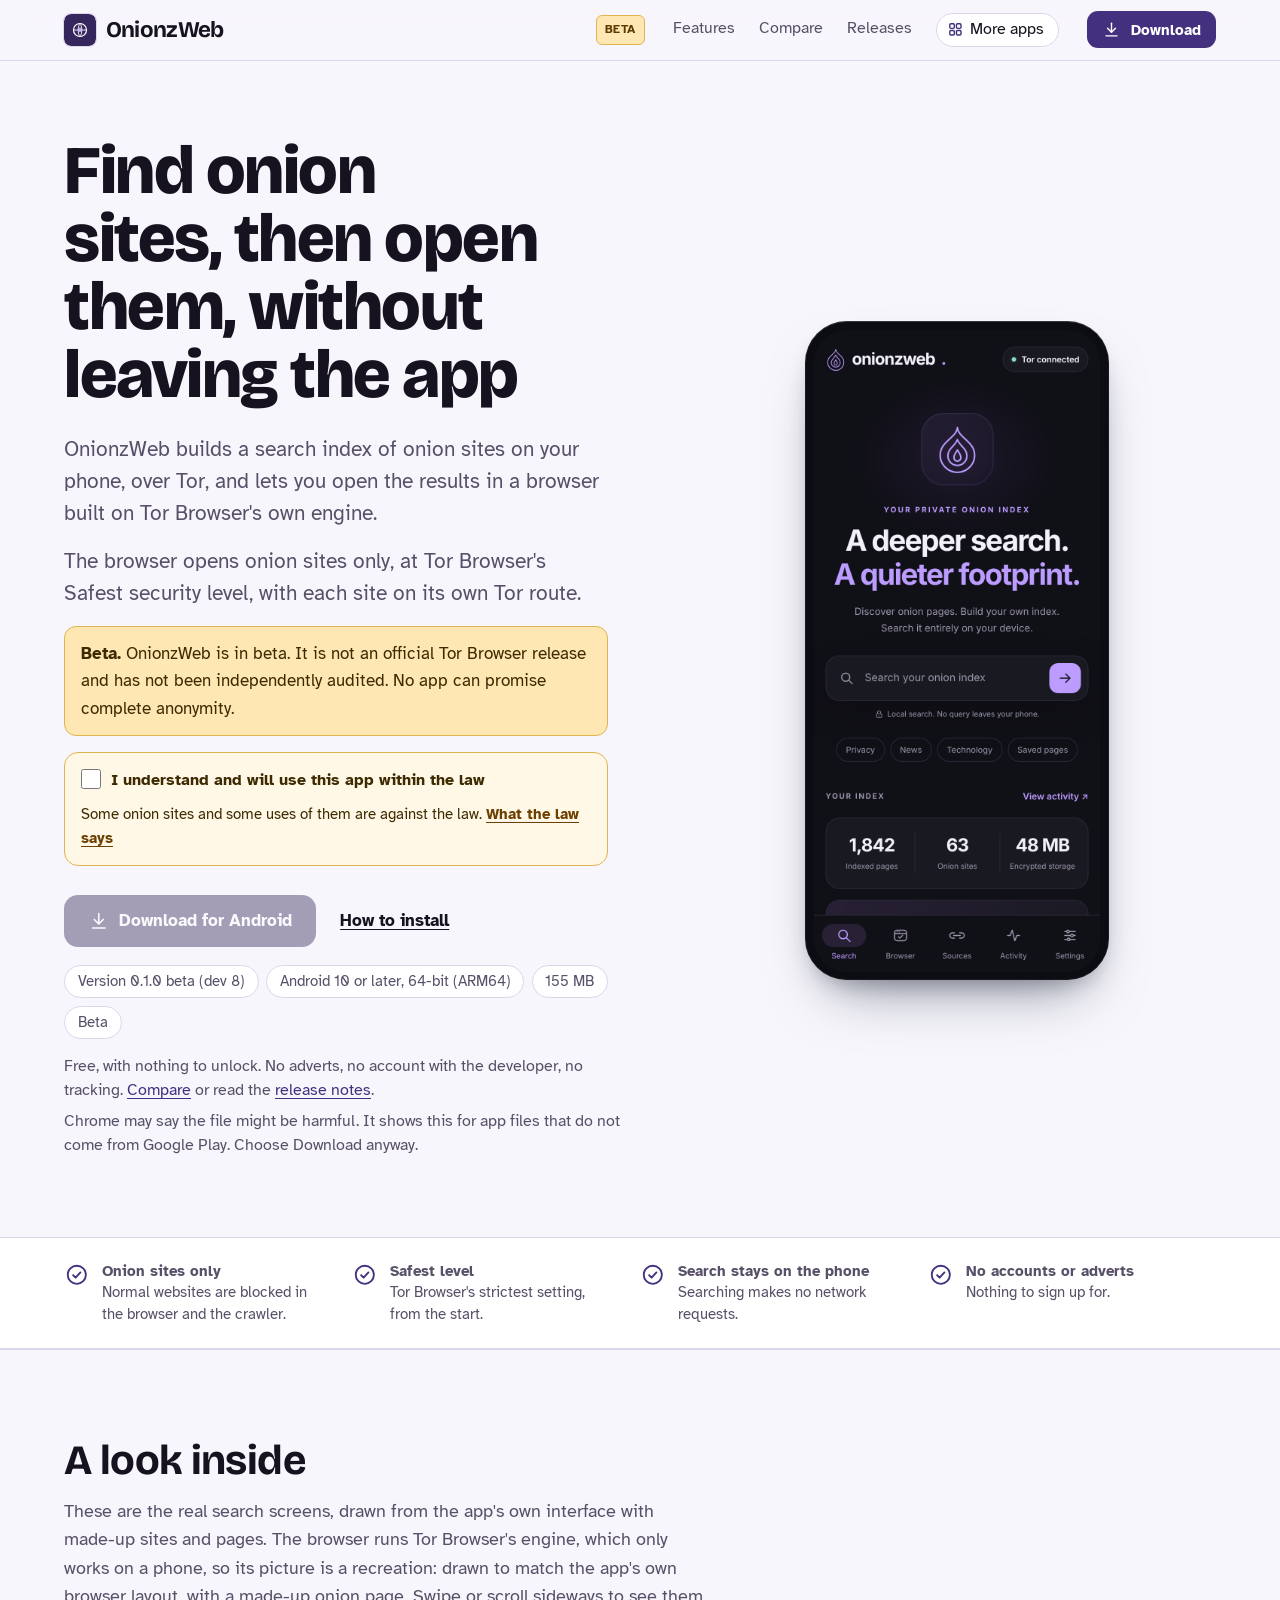
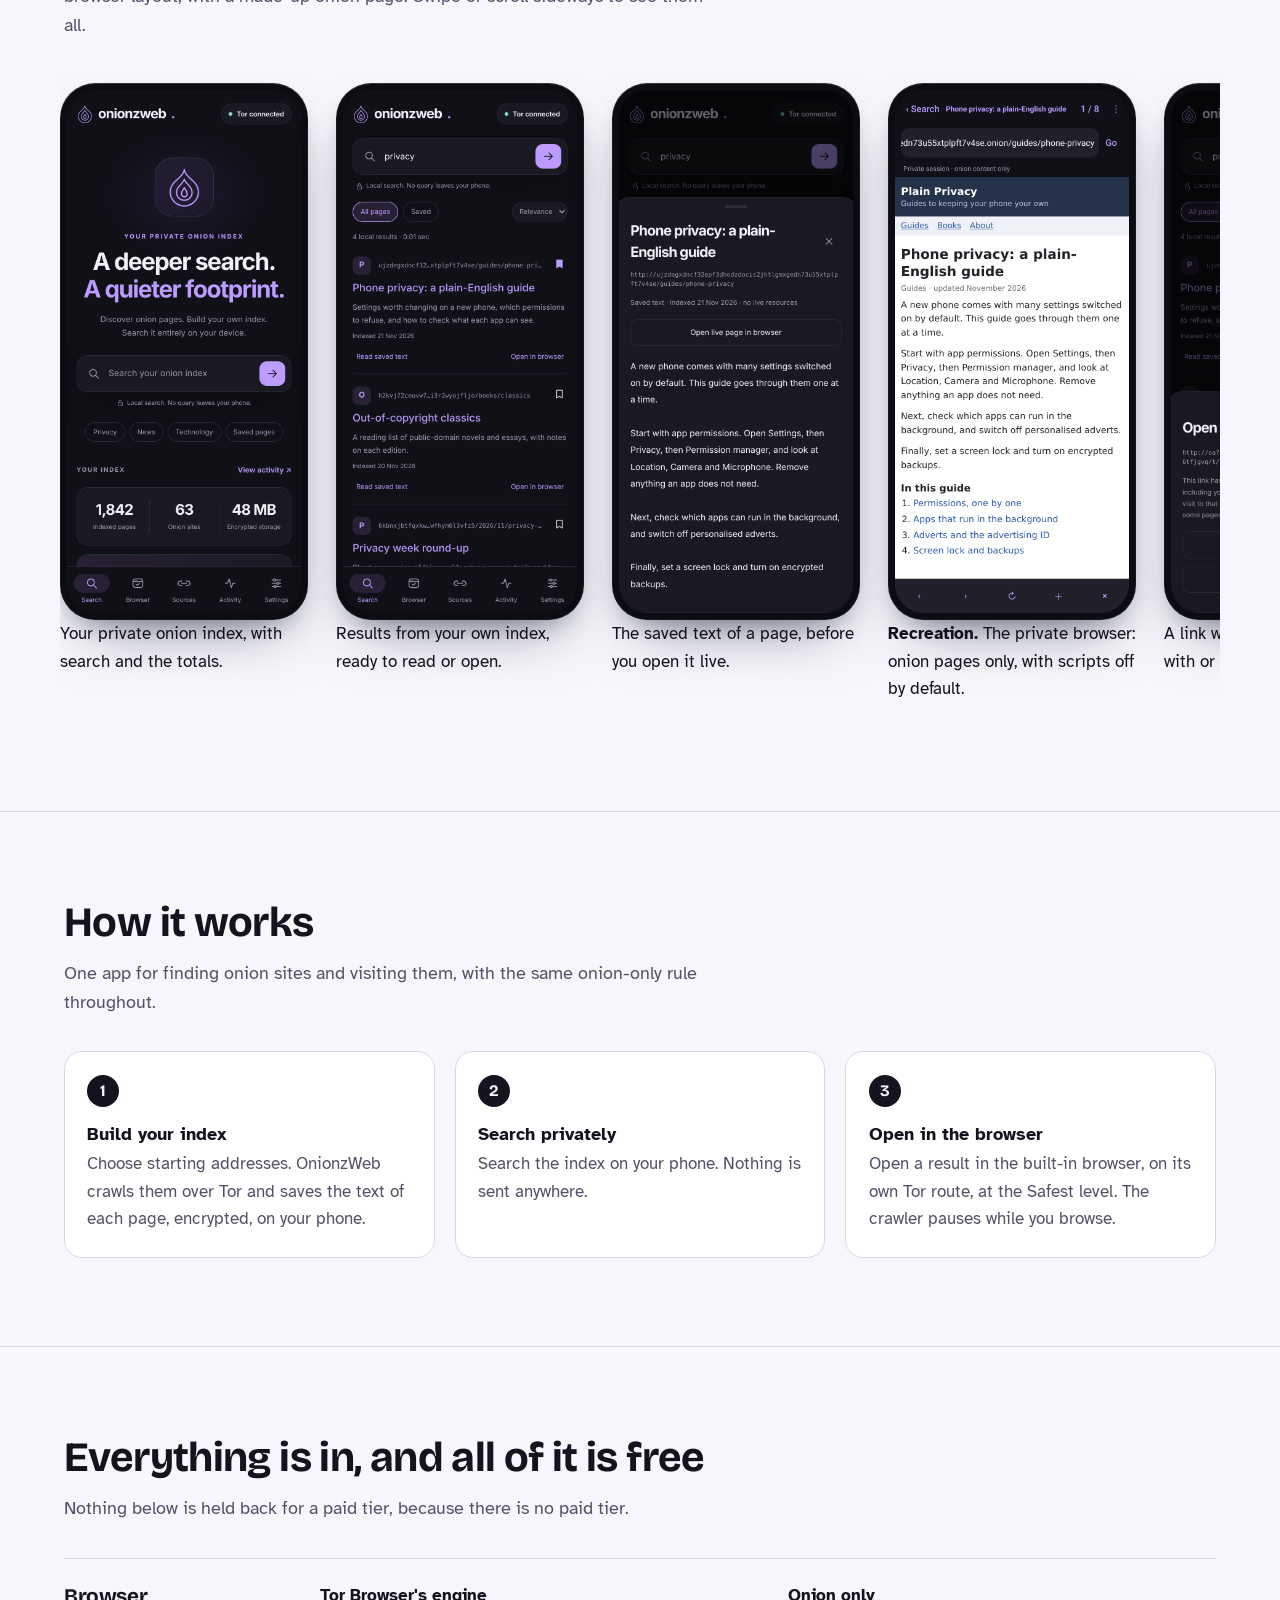
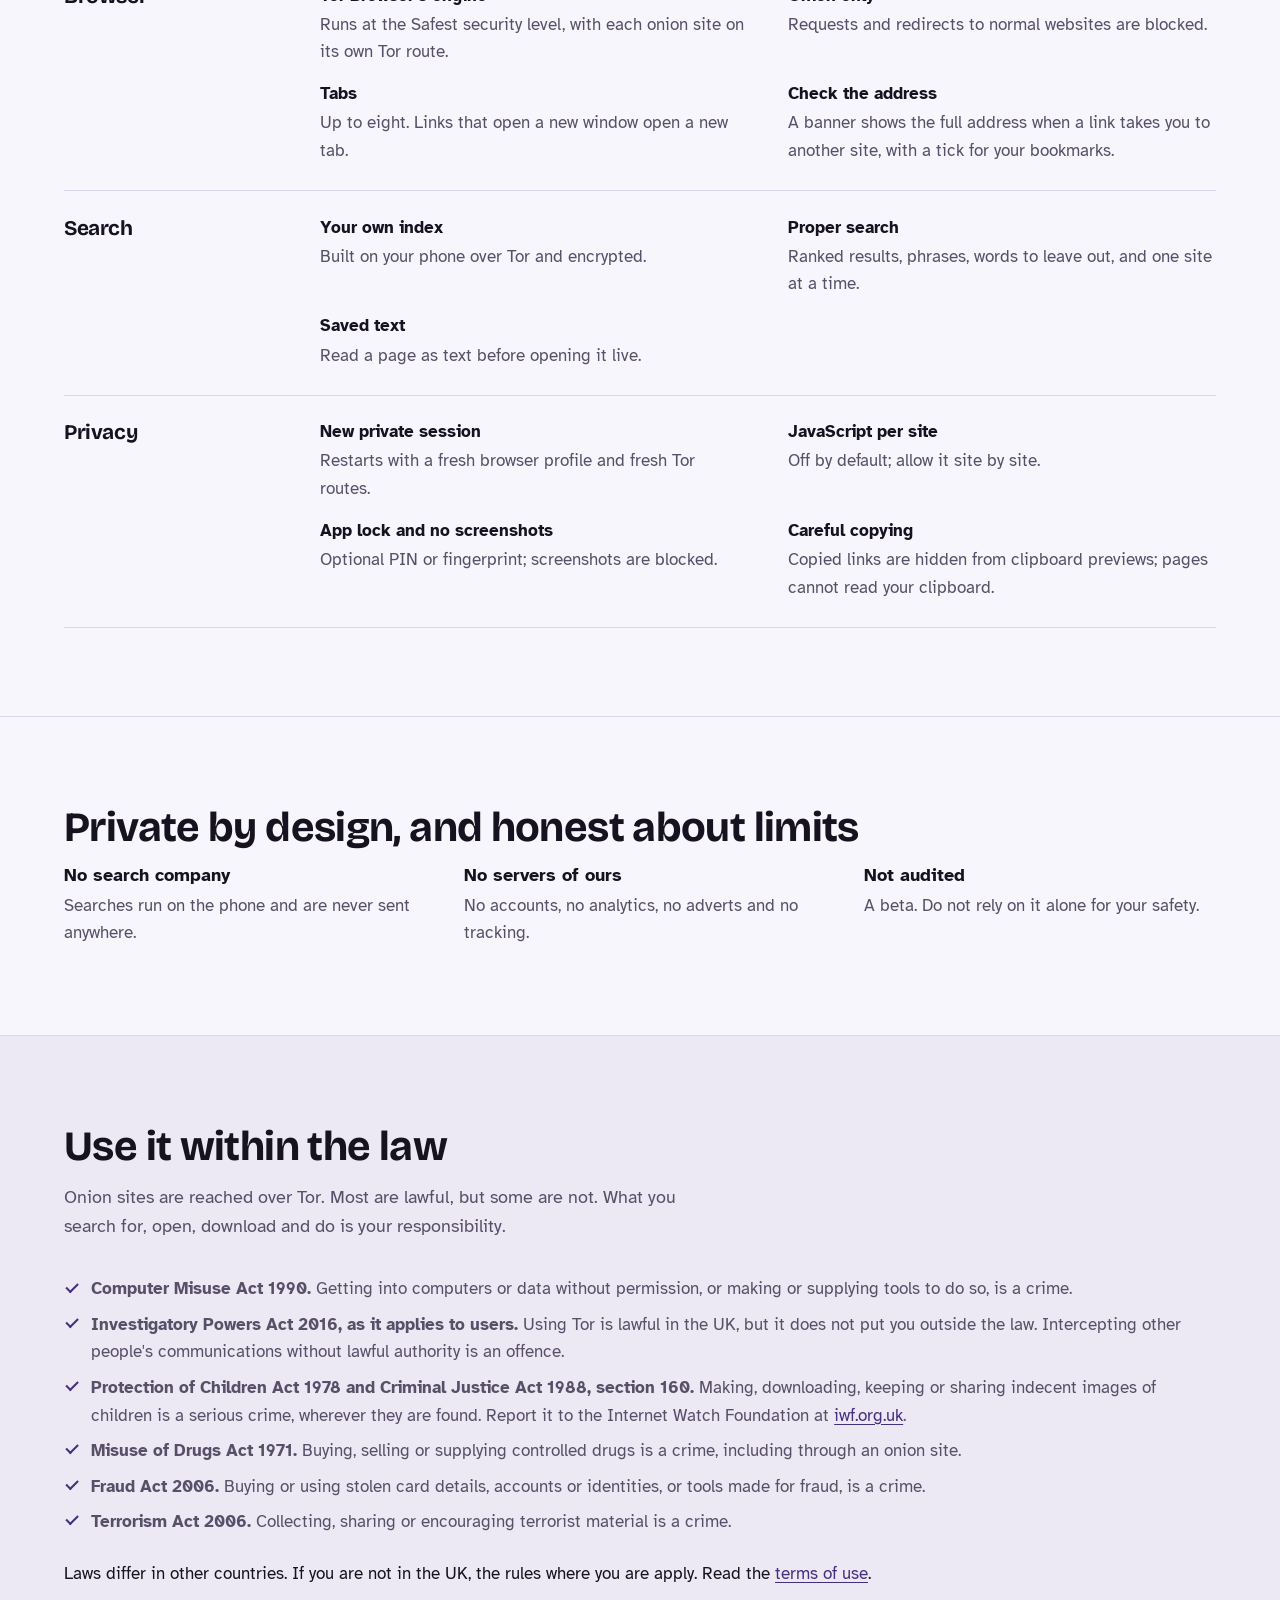
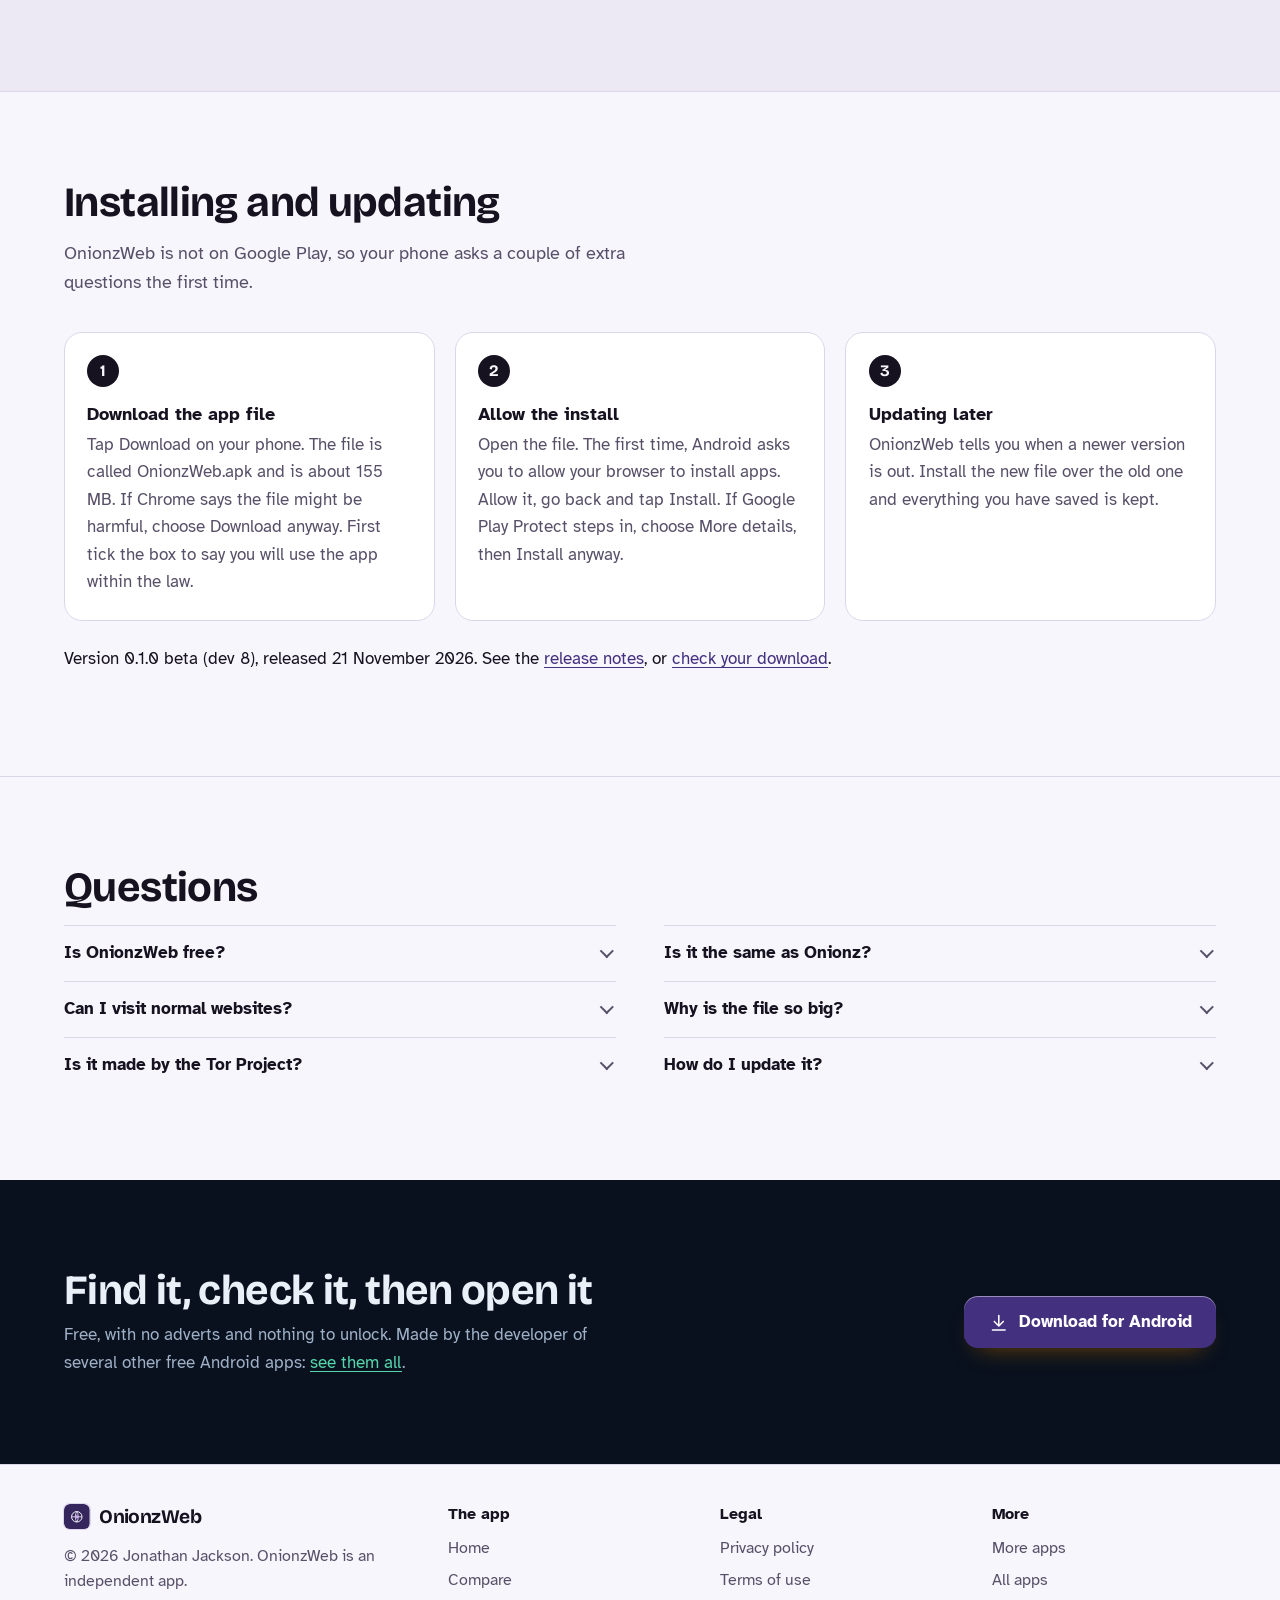
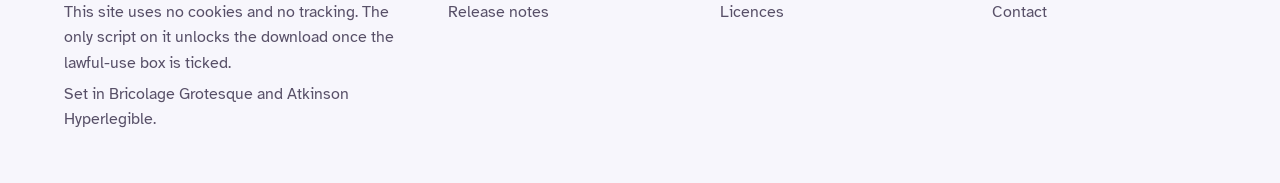
<file: index.html>
<!DOCTYPE html>
<html lang="en-GB">
<head>
<meta charset="utf-8">
<meta name="viewport" content="width=device-width, initial-scale=1">
<title>OnionzWeb: onion search and an onion-only browser in one app</title>
<meta name="description" content="OnionzWeb pairs a private onion search index, built on your phone over Tor, with an onion-only browser built on Tor Browser&#x27;s engine at its Safest level. In beta.">
<meta name="author" content="Jonathan Jackson">
<link rel="canonical" href="https://customgpter.github.io/onionzweb/">
<meta name="theme-color" content="#f7f6fc" media="(prefers-color-scheme: light)">
<meta name="theme-color" content="#0c0a15" media="(prefers-color-scheme: dark)">
<meta property="og:type" content="website">
<meta property="og:site_name" content="OnionzWeb">
<meta property="og:title" content="OnionzWeb: onion search and an onion-only browser in one app">
<meta property="og:description" content="OnionzWeb pairs a private onion search index, built on your phone over Tor, with an onion-only browser built on Tor Browser&#x27;s engine at its Safest level. In beta.">
<meta property="og:url" content="https://customgpter.github.io/onionzweb/">
<meta property="og:image" content="https://customgpter.github.io/onionzweb/assets/og.png">
<meta property="og:image:width" content="1200">
<meta property="og:image:height" content="630">
<meta property="og:image:alt" content="OnionzWeb&#x27;s home screen: a private onion index with search and the totals">
<meta property="og:locale" content="en_GB">
<meta name="twitter:card" content="summary_large_image">
<link rel="icon" href="./assets/favicon.svg" type="image/svg+xml">
<link rel="apple-touch-icon" href="./assets/apple-touch-icon.png">
<link rel="preload" href="./assets/fonts/bricolage-grotesque-latin.woff2" as="font" type="font/woff2" crossorigin>
<link rel="preload" href="./assets/fonts/atkinson-hyperlegible-latin-400-normal.woff2" as="font" type="font/woff2" crossorigin>
<link rel="stylesheet" href="./assets/site.css?v=1">
<link rel="stylesheet" href="./assets/house.css?v=1">
<link rel="stylesheet" href="./assets/apps-list.css?v=1">
<script src="./assets/apps-list.js?v=1" defer></script>
<script type="application/ld+json">{"@context":"https://schema.org","@type":"SoftwareApplication","name":"OnionzWeb","url":"https://customgpter.github.io/onionzweb/","description":"OnionzWeb pairs a private onion search index, built on your phone over Tor, with an onion-only browser built on Tor Browser's engine at its Safest level. In beta.","applicationCategory":"BrowserApplication","operatingSystem":"Android 10 or later, 64-bit (ARM64)","softwareVersion":"0.1.0 beta (dev 8)","downloadUrl":"https://github.com/CustomGPTer/onionzweb/releases/download/v0.1.0-dev8/OnionzWeb.apk","releaseNotes":"https://customgpter.github.io/onionzweb/releases.html","offers":{"@type":"Offer","price":"0","priceCurrency":"GBP"},"inLanguage":"en-GB","image":"https://customgpter.github.io/onionzweb/assets/og.png","featureList":["Tor Browser's engine","Onion only","Tabs","Check the address","Your own index","Proper search","Saved text","New private session","JavaScript per site","App lock and no screenshots","Careful copying"],"author":{"@type":"Person","name":"Jonathan Jackson"}}</script>
<script type="application/ld+json">{"@context":"https://schema.org","@type":"FAQPage","mainEntity":[{"@type":"Question","name":"Is OnionzWeb free?","acceptedAnswer":{"@type":"Answer","text":"Yes. There is no paid version, no subscription and no adverts."}},{"@type":"Question","name":"Is it the same as Onionz?","acceptedAnswer":{"@type":"Answer","text":"No. It is a separate app with its own index, and it does not touch Onionz. It adds a built-in browser."}},{"@type":"Question","name":"Can I visit normal websites?","acceptedAnswer":{"@type":"Answer","text":"No. OnionzWeb opens onion sites only. Use the official Tor Browser for the wider web."}},{"@type":"Question","name":"Why is the file so big?","acceptedAnswer":{"@type":"Answer","text":"It carries Tor Browser's engine inside it. It needs a 64-bit (ARM64) phone with Android 10 or later."}},{"@type":"Question","name":"Is it made by the Tor Project?","acceptedAnswer":{"@type":"Answer","text":"No. It uses Tor and Tor Browser's engine, but it is not made by or affiliated with the Tor Project."}},{"@type":"Question","name":"How do I update it?","acceptedAnswer":{"@type":"Answer","text":"Install the new version over the one you have. Do not uninstall or clear its data, or the index is lost."}}]}</script>
</head>
<body>
<a class="skip" href="#main">Skip to content</a>
<header class="masthead">
<div class="wrap">
<a class="brand" href="./" aria-label="OnionzWeb home"><svg viewBox="0 0 108 108" aria-hidden="true"><rect width="108" height="108" rx="24" fill="#35265e"/><circle cx="54" cy="54" r="22" fill="none" stroke="#fff" stroke-width="4"/><path d="M32 54h44M54 32c-8 8-8 36 0 44M54 32c8 8 8 36 0 44" fill="none" stroke="#fff" stroke-width="3"/><path d="M54 44c-1.5 4-6 6-6 11a6 6 0 0 0 12 0c0-5-4.5-7-6-11z" fill="#c9a7f2"/></svg><span>OnionzWeb</span></a><span class="beta-tag">Beta</span>
<nav aria-label="Main"><ul><li><a href="./#features">Features</a></li><li><a href="./compare.html">Compare</a></li><li><a href="./releases.html">Releases</a></li><li><a class="more-apps" href="./more-apps.html"><svg class="ico" viewBox="0 0 24 24" aria-hidden="true"><rect x="4" y="4" width="6.5" height="6.5" rx="1.6"/><rect x="13.5" y="4" width="6.5" height="6.5" rx="1.6"/><rect x="4" y="13.5" width="6.5" height="6.5" rx="1.6"/><rect x="13.5" y="13.5" width="6.5" height="6.5" rx="1.6"/></svg>More apps</a></li></ul></nav>
<a class="button small" href="./#download"><svg class="ico" viewBox="0 0 24 24" aria-hidden="true"><path d="M12 4v11"/><path d="M7 10.5l5 5 5-5"/><path d="M5 20h14"/></svg>Download</a>
</div>
</header>
<main id="main">
<div class="hero">
<div class="wrap hero-grid">
<div class="hero-copy">
<h1>Find onion sites, then open them, without leaving the app</h1>
<p class="lede">OnionzWeb builds a search index of onion sites on your phone, over Tor, and lets you open the results in a browser built on Tor Browser's own engine.</p><p class="lede">The browser opens onion sites only, at Tor Browser's Safest security level, with each site on its own Tor route.</p>
<p class="beta-note"><b>Beta.</b> OnionzWeb is in beta. It is not an official Tor Browser release and has not been independently audited. No app can promise complete anonymity.</p>
<div class="gate-scope"><div class="law-box" data-gate><label><input type="checkbox"> I understand and will use this app within the law</label><p>Some onion sites and some uses of them are against the law. <a href="terms.html#law">What the law says</a></p><noscript><p>Turn on JavaScript to tick the box and download.</p></noscript></div><p class="get" id="download"><a class="button" data-href="https://github.com/CustomGPTer/onionzweb/releases/download/v0.1.0-dev8/OnionzWeb.apk" aria-disabled="true" role="link" tabindex="-1"><svg class="ico" viewBox="0 0 24 24" aria-hidden="true"><path d="M12 4v11"/><path d="M7 10.5l5 5 5-5"/><path d="M5 20h14"/></svg>Download for Android</a><a class="aside" href="#install">How to install</a></p></div>
<ul class="pills"><li>Version 0.1.0 beta (dev 8)</li><li>Android 10 or later, 64-bit (ARM64)</li><li>155 MB</li><li>Beta</li></ul>
<p class="facts">Free, with nothing to unlock. No adverts, no account with the developer, no tracking. <a href="compare.html">Compare</a> or read the <a href="releases.html">release notes</a>.</p>
<p class="facts">Chrome may say the file might be harmful. It shows this for app files that do not come from Google Play. Choose Download anyway.</p>
</div>
<div class="hero-phone"><div class="phone"><img src="./assets/screens/home.png" alt="Your private onion index, with search and the totals." width="393" height="852" fetchpriority="high"></div></div>
</div>
</div>

<section class="promises" aria-label="In short">
<div class="wrap"><ul><li><svg class="ico" viewBox="0 0 24 24" aria-hidden="true"><circle cx="12" cy="12" r="8.5"/><path d="M8.6 12.4l2.3 2.3 4.5-4.9"/></svg><span><b>Onion sites only</b><span>Normal websites are blocked in the browser and the crawler.</span></span></li><li><svg class="ico" viewBox="0 0 24 24" aria-hidden="true"><circle cx="12" cy="12" r="8.5"/><path d="M8.6 12.4l2.3 2.3 4.5-4.9"/></svg><span><b>Safest level</b><span>Tor Browser&#x27;s strictest setting, from the start.</span></span></li><li><svg class="ico" viewBox="0 0 24 24" aria-hidden="true"><circle cx="12" cy="12" r="8.5"/><path d="M8.6 12.4l2.3 2.3 4.5-4.9"/></svg><span><b>Search stays on the phone</b><span>Searching makes no network requests.</span></span></li><li><svg class="ico" viewBox="0 0 24 24" aria-hidden="true"><circle cx="12" cy="12" r="8.5"/><path d="M8.6 12.4l2.3 2.3 4.5-4.9"/></svg><span><b>No accounts or adverts</b><span>Nothing to sign up for.</span></span></li></ul></div>
</section>

<section id="screens" aria-labelledby="screens-h">
<div class="wrap">
<h2 id="screens-h">A look inside</h2>
<p class="intro">These are the real search screens, drawn from the app&#x27;s own interface with made-up sites and pages. The browser runs Tor Browser&#x27;s engine, which only works on a phone, so its picture is a recreation: drawn to match the app&#x27;s own browser layout, with a made-up onion page. Swipe or scroll sideways to see them all.</p>
<div class="gallery" tabindex="0" role="region" aria-label="Screens from OnionzWeb"><figure class="shot"><div class="phone"><img src="./assets/screens/home.png" alt="Your private onion index, with search and the totals." width="393" height="852" loading="eager" decoding="async"></div><figcaption>Your private onion index, with search and the totals.</figcaption></figure><figure class="shot"><div class="phone"><img src="./assets/screens/search.png" alt="Results from your own index, ready to read or open." width="393" height="852" loading="eager" decoding="async"></div><figcaption>Results from your own index, ready to read or open.</figcaption></figure><figure class="shot"><div class="phone"><img src="./assets/screens/reader.png" alt="The saved text of a page, before you open it live." width="393" height="852" loading="eager" decoding="async"></div><figcaption>The saved text of a page, before you open it live.</figcaption></figure><figure class="shot"><div class="phone"><img src="./assets/screens/browser.png" alt="Recreation. The private browser: onion pages only, with scripts off by default." width="393" height="852" loading="eager" decoding="async"></div><figcaption><strong>Recreation.</strong> The private browser: onion pages only, with scripts off by default.</figcaption></figure><figure class="shot"><div class="phone"><img src="./assets/screens/link.png" alt="A link with a code in it: open it with or without the code." width="393" height="852" loading="eager" decoding="async"></div><figcaption>A link with a code in it: open it with or without the code.</figcaption></figure><figure class="shot"><div class="phone"><img src="./assets/screens/sources.png" alt="The onion addresses OnionzWeb starts from." width="393" height="852" loading="eager" decoding="async"></div><figcaption>The onion addresses OnionzWeb starts from.</figcaption></figure><figure class="shot"><div class="phone"><img src="./assets/screens/activity.png" alt="Crawling several sites at once, with pause and resume." width="393" height="852" loading="eager" decoding="async"></div><figcaption>Crawling several sites at once, with pause and resume.</figcaption></figure><figure class="shot"><div class="phone"><img src="./assets/screens/settings.png" alt="Limits for pages, storage and sites at once." width="393" height="852" loading="eager" decoding="async"></div><figcaption>Limits for pages, storage and sites at once.</figcaption></figure></div>
</div>
</section>

<section id="how" aria-labelledby="how-h">
<div class="wrap">
<h2 id="how-h">How it works</h2>
<p class="intro">One app for finding onion sites and visiting them, with the same onion-only rule throughout.</p>
<ol class="steps"><li><h3>Build your index</h3><p>Choose starting addresses. OnionzWeb crawls them over Tor and saves the text of each page, encrypted, on your phone.</p></li><li><h3>Search privately</h3><p>Search the index on your phone. Nothing is sent anywhere.</p></li><li><h3>Open in the browser</h3><p>Open a result in the built-in browser, on its own Tor route, at the Safest level. The crawler pauses while you browse.</p></li></ol>
</div>
</section>

<section id="features" aria-labelledby="features-h">
<div class="wrap">
<h2 id="features-h">Everything is in, and all of it is free</h2>
<p class="intro">Nothing below is held back for a paid tier, because there is no paid tier.</p>
<div class="groups"><div class="group"><h3>Browser</h3><dl><div><dt>Tor Browser&#x27;s engine</dt><dd>Runs at the Safest security level, with each onion site on its own Tor route.</dd></div><div><dt>Onion only</dt><dd>Requests and redirects to normal websites are blocked.</dd></div><div><dt>Tabs</dt><dd>Up to eight. Links that open a new window open a new tab.</dd></div><div><dt>Check the address</dt><dd>A banner shows the full address when a link takes you to another site, with a tick for your bookmarks.</dd></div></dl></div><div class="group"><h3>Search</h3><dl><div><dt>Your own index</dt><dd>Built on your phone over Tor and encrypted.</dd></div><div><dt>Proper search</dt><dd>Ranked results, phrases, words to leave out, and one site at a time.</dd></div><div><dt>Saved text</dt><dd>Read a page as text before opening it live.</dd></div></dl></div><div class="group"><h3>Privacy</h3><dl><div><dt>New private session</dt><dd>Restarts with a fresh browser profile and fresh Tor routes.</dd></div><div><dt>JavaScript per site</dt><dd>Off by default; allow it site by site.</dd></div><div><dt>App lock and no screenshots</dt><dd>Optional PIN or fingerprint; screenshots are blocked.</dd></div><div><dt>Careful copying</dt><dd>Copied links are hidden from clipboard previews; pages cannot read your clipboard.</dd></div></dl></div></div>
</div>
</section>

<section id="privacy" aria-labelledby="privacy-h">
<div class="wrap">
<h2 id="privacy-h">Private by design, and honest about limits</h2>
<ul class="plain"><li><h3>No search company</h3><p>Searches run on the phone and are never sent anywhere.</p></li><li><h3>No servers of ours</h3><p>No accounts, no analytics, no adverts and no tracking.</p></li><li><h3>Not audited</h3><p>A beta. Do not rely on it alone for your safety.</p></li></ul>
</div>
</section>

<section id="law" aria-labelledby="law-h" class="law-band">
<div class="wrap">
<h2 id="law-h">Use it within the law</h2>
<p class="intro">Onion sites are reached over Tor. Most are lawful, but some are not. What you search for, open, download and do is your responsibility.</p>
<ul class="ticks"><li><b>Computer Misuse Act 1990.</b> Getting into computers or data without permission, or making or supplying tools to do so, is a crime.</li><li><b>Investigatory Powers Act 2016, as it applies to users.</b> Using Tor is lawful in the UK, but it does not put you outside the law. Intercepting other people's communications without lawful authority is an offence.</li><li><b>Protection of Children Act 1978 and Criminal Justice Act 1988, section 160.</b> Making, downloading, keeping or sharing indecent images of children is a serious crime, wherever they are found. Report it to the Internet Watch Foundation at <a href="https://www.iwf.org.uk">iwf.org.uk</a>.</li><li><b>Misuse of Drugs Act 1971.</b> Buying, selling or supplying controlled drugs is a crime, including through an onion site.</li><li><b>Fraud Act 2006.</b> Buying or using stolen card details, accounts or identities, or tools made for fraud, is a crime.</li><li><b>Terrorism Act 2006.</b> Collecting, sharing or encouraging terrorist material is a crime.</li></ul>
<p class="after-table">Laws differ in other countries. If you are not in the UK, the rules where you are apply. Read the <a href="terms.html#law">terms of use</a>.</p>
</div>
</section>
<section id="install" aria-labelledby="install-h">
<div class="wrap">
<h2 id="install-h">Installing and updating</h2>
<p class="intro">OnionzWeb is not on Google Play, so your phone asks a couple of extra questions the first time.</p>
<ol class="steps"><li><h3>Download the app file</h3><p>Tap Download on your phone. The file is called OnionzWeb.apk and is about 155 MB. If Chrome says the file might be harmful, choose Download anyway. First tick the box to say you will use the app within the law.</p></li><li><h3>Allow the install</h3><p>Open the file. The first time, Android asks you to allow your browser to install apps. Allow it, go back and tap Install. If Google Play Protect steps in, choose More details, then Install anyway.</p></li><li><h3>Updating later</h3><p>OnionzWeb tells you when a newer version is out. Install the new file over the old one and everything you have saved is kept.</p></li></ol>
<p class="after-table">Version 0.1.0 beta (dev 8), released 21 November 2026. See the <a href="releases.html">release notes</a>, or <a href="releases.html#checking">check your download</a>.</p>
</div>
</section>

<section id="questions" aria-labelledby="questions-h">
<div class="wrap">
<h2 id="questions-h">Questions</h2>
<div class="faq"><details><summary>Is OnionzWeb free?</summary><p>Yes. There is no paid version, no subscription and no adverts.</p></details><details><summary>Is it the same as Onionz?</summary><p>No. It is a separate app with its own index, and it does not touch Onionz. It adds a built-in browser.</p></details><details><summary>Can I visit normal websites?</summary><p>No. OnionzWeb opens onion sites only. Use the official Tor Browser for the wider web.</p></details><details><summary>Why is the file so big?</summary><p>It carries Tor Browser's engine inside it. It needs a 64-bit (ARM64) phone with Android 10 or later.</p></details><details><summary>Is it made by the Tor Project?</summary><p>No. It uses Tor and Tor Browser's engine, but it is not made by or affiliated with the Tor Project.</p></details><details><summary>How do I update it?</summary><p>Install the new version over the one you have. Do not uninstall or clear its data, or the index is lost.</p></details></div>
</div>
</section>

<section class="closing" aria-labelledby="closing-h">
<div class="wrap">
<div><h2 id="closing-h">Find it, check it, then open it</h2><p>Free, with no adverts and nothing to unlock. Made by the developer of several other free Android apps: <a href="more-apps.html">see them all</a>.</p></div>
<a class="button" href="./#download"><svg class="ico" viewBox="0 0 24 24" aria-hidden="true"><path d="M12 4v11"/><path d="M7 10.5l5 5 5-5"/><path d="M5 20h14"/></svg>Download for Android</a>
</div>
</section>
</main>
<footer class="colophon">
<div class="wrap">
<div>
<a class="brand" href="./" aria-label="OnionzWeb home"><svg viewBox="0 0 108 108" aria-hidden="true"><rect width="108" height="108" rx="24" fill="#35265e"/><circle cx="54" cy="54" r="22" fill="none" stroke="#fff" stroke-width="4"/><path d="M32 54h44M54 32c-8 8-8 36 0 44M54 32c8 8 8 36 0 44" fill="none" stroke="#fff" stroke-width="3"/><path d="M54 44c-1.5 4-6 6-6 11a6 6 0 0 0 12 0c0-5-4.5-7-6-11z" fill="#c9a7f2"/></svg><span>OnionzWeb</span></a>
<p>&copy; 2026 Jonathan Jackson. OnionzWeb is an independent app.</p>
<p>This site uses no cookies and no tracking. The only script on it unlocks the download once the lawful-use box is ticked.</p>
<p>Set in Bricolage Grotesque and Atkinson Hyperlegible.</p>
</div>
<nav aria-label="The app"><h2>The app</h2><ul>
<li><a href="./">Home</a></li>
<li><a href="./compare.html">Compare</a></li>
<li><a href="./releases.html">Release notes</a></li>

</ul></nav>
<nav aria-label="Legal"><h2>Legal</h2><ul>
<li><a href="./privacy.html">Privacy policy</a></li>
<li><a href="./terms.html">Terms of use</a></li>
<li><a href="./licences.html">Licences</a></li>
</ul></nav>
<nav aria-label="More"><h2>More</h2><ul>
<li><a href="./more-apps.html">More apps</a></li>
<li><a href="https://customgpter.github.io/">All apps</a></li>
<li><a href="https://github.com/CustomGPTer/onionzweb/issues">Contact</a></li>
</ul></nav>
</div>
</footer>
</body>
</html>
</file>
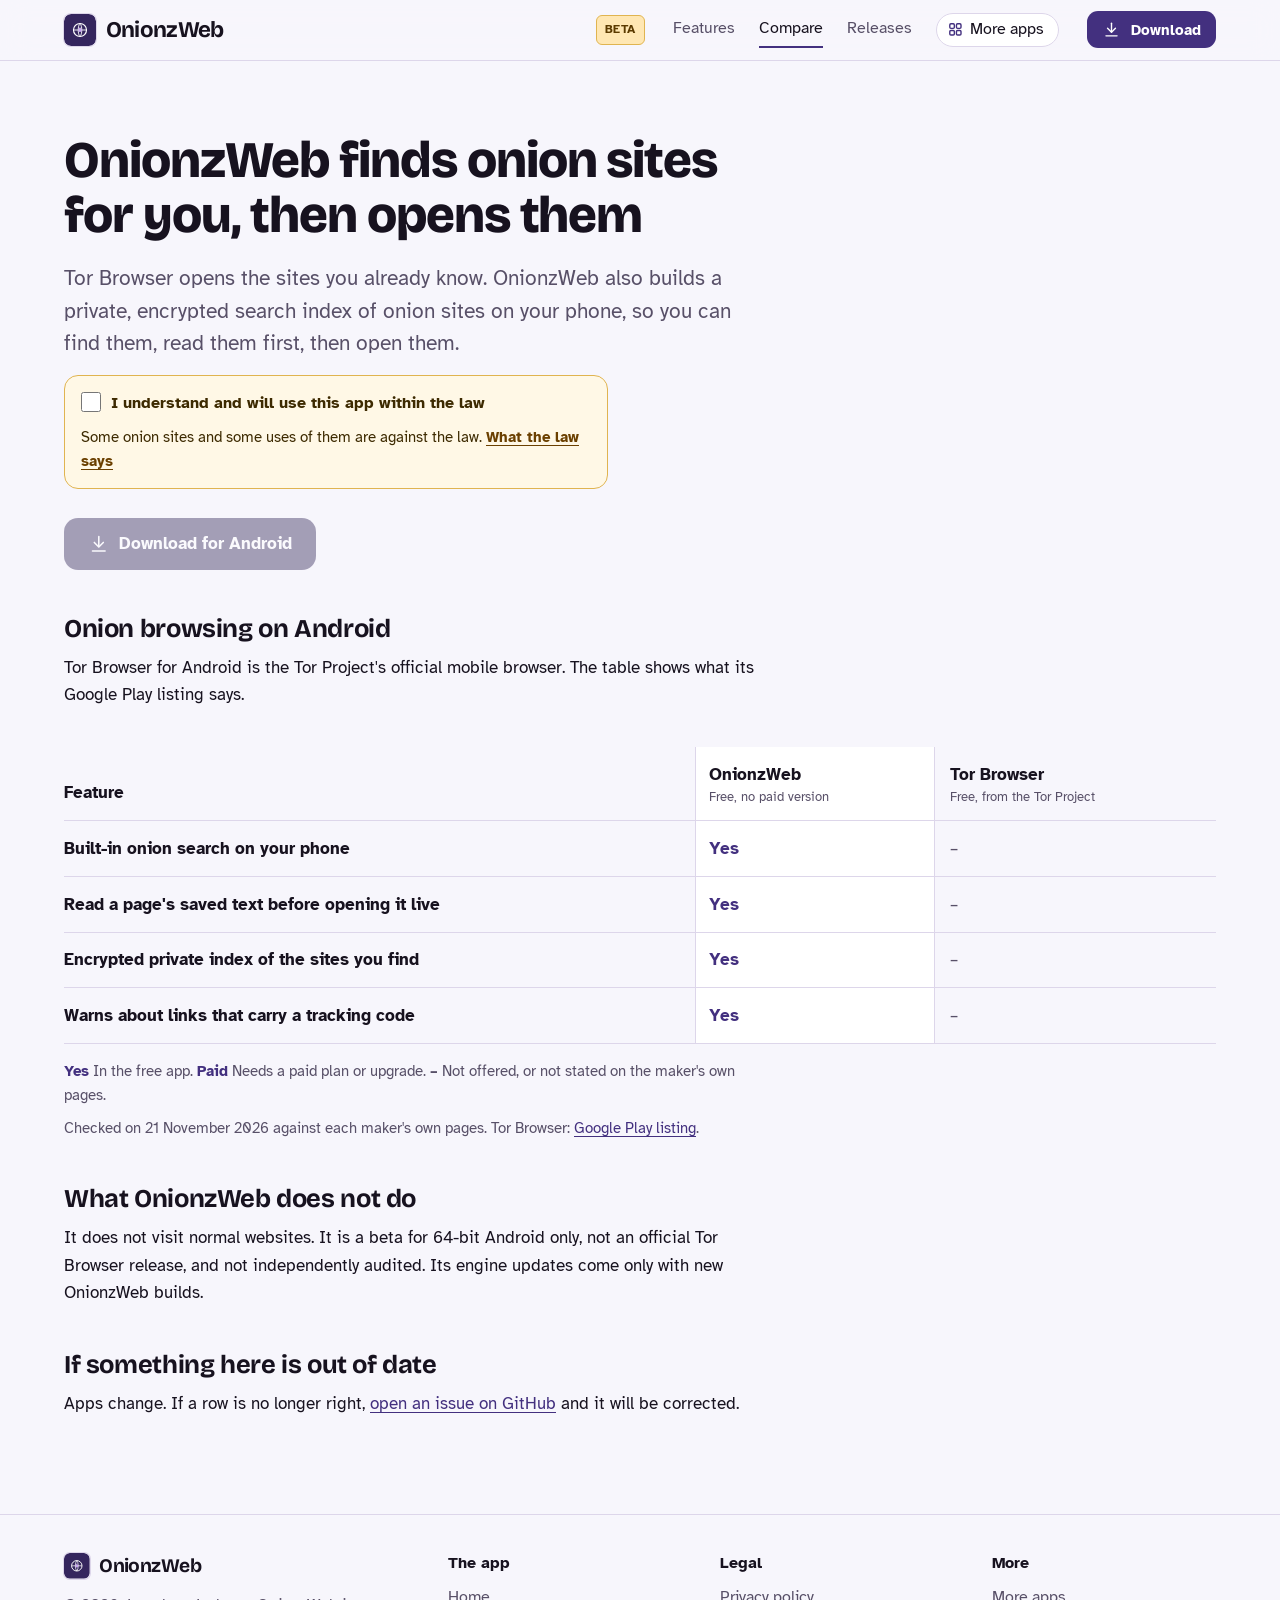
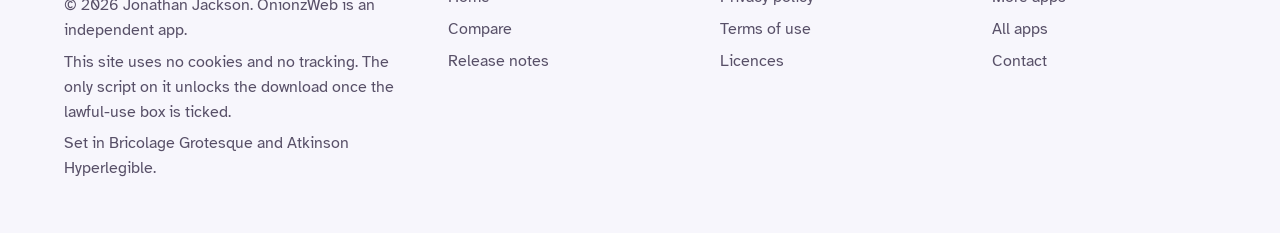
<file: compare.html>
<!DOCTYPE html>
<html lang="en-GB">
<head>
<meta charset="utf-8">
<meta name="viewport" content="width=device-width, initial-scale=1">
<title>OnionzWeb compared with Tor Browser</title>
<meta name="description" content="How OnionzWeb compares with the official Tor Browser for Android, row by row, with each claim linked to Tor Browser&#x27;s Google Play listing.">
<meta name="author" content="Jonathan Jackson">
<link rel="canonical" href="https://customgpter.github.io/onionzweb/compare.html">
<meta name="theme-color" content="#f7f6fc" media="(prefers-color-scheme: light)">
<meta name="theme-color" content="#0c0a15" media="(prefers-color-scheme: dark)">
<meta property="og:type" content="website">
<meta property="og:site_name" content="OnionzWeb">
<meta property="og:title" content="OnionzWeb compared with Tor Browser">
<meta property="og:description" content="How OnionzWeb compares with the official Tor Browser for Android, row by row, with each claim linked to Tor Browser&#x27;s Google Play listing.">
<meta property="og:url" content="https://customgpter.github.io/onionzweb/compare.html">
<meta property="og:image" content="https://customgpter.github.io/onionzweb/assets/og.png">
<meta property="og:image:width" content="1200">
<meta property="og:image:height" content="630">
<meta property="og:image:alt" content="OnionzWeb&#x27;s home screen: a private onion index with search and the totals">
<meta property="og:locale" content="en_GB">
<meta name="twitter:card" content="summary_large_image">
<link rel="icon" href="./assets/favicon.svg" type="image/svg+xml">
<link rel="apple-touch-icon" href="./assets/apple-touch-icon.png">
<link rel="preload" href="./assets/fonts/bricolage-grotesque-latin.woff2" as="font" type="font/woff2" crossorigin>
<link rel="preload" href="./assets/fonts/atkinson-hyperlegible-latin-400-normal.woff2" as="font" type="font/woff2" crossorigin>
<link rel="stylesheet" href="./assets/site.css?v=1">
<link rel="stylesheet" href="./assets/house.css?v=1">
<link rel="stylesheet" href="./assets/apps-list.css?v=1">
<script src="./assets/apps-list.js?v=1" defer></script>
</head>
<body>
<a class="skip" href="#main">Skip to content</a>
<header class="masthead">
<div class="wrap">
<a class="brand" href="./" aria-label="OnionzWeb home"><svg viewBox="0 0 108 108" aria-hidden="true"><rect width="108" height="108" rx="24" fill="#35265e"/><circle cx="54" cy="54" r="22" fill="none" stroke="#fff" stroke-width="4"/><path d="M32 54h44M54 32c-8 8-8 36 0 44M54 32c8 8 8 36 0 44" fill="none" stroke="#fff" stroke-width="3"/><path d="M54 44c-1.5 4-6 6-6 11a6 6 0 0 0 12 0c0-5-4.5-7-6-11z" fill="#c9a7f2"/></svg><span>OnionzWeb</span></a><span class="beta-tag">Beta</span>
<nav aria-label="Main"><ul><li><a href="./#features">Features</a></li><li><a href="./compare.html" aria-current="page">Compare</a></li><li><a href="./releases.html">Releases</a></li><li><a class="more-apps" href="./more-apps.html"><svg class="ico" viewBox="0 0 24 24" aria-hidden="true"><rect x="4" y="4" width="6.5" height="6.5" rx="1.6"/><rect x="13.5" y="4" width="6.5" height="6.5" rx="1.6"/><rect x="4" y="13.5" width="6.5" height="6.5" rx="1.6"/><rect x="13.5" y="13.5" width="6.5" height="6.5" rx="1.6"/></svg>More apps</a></li></ul></nav>
<a class="button small" href="./#download"><svg class="ico" viewBox="0 0 24 24" aria-hidden="true"><path d="M12 4v11"/><path d="M7 10.5l5 5 5-5"/><path d="M5 20h14"/></svg>Download</a>
</div>
</header>
<main id="main" class="doc">
<div class="wrap">
<div class="measure">
<h1>OnionzWeb finds onion sites for you, then opens them</h1>
<p class="lede">Tor Browser opens the sites you already know. OnionzWeb also builds a private, encrypted search index of onion sites on your phone, so you can find them, read them first, then open them.</p>
<div class="gate-scope"><div class="law-box" data-gate><label><input type="checkbox"> I understand and will use this app within the law</label><p>Some onion sites and some uses of them are against the law. <a href="terms.html#law">What the law says</a></p><noscript><p>Turn on JavaScript to tick the box and download.</p></noscript></div><p class="get"><a class="button" data-href="https://github.com/CustomGPTer/onionzweb/releases/download/v0.1.0-dev8/OnionzWeb.apk" aria-disabled="true" role="link" tabindex="-1"><svg class="ico" viewBox="0 0 24 24" aria-hidden="true"><path d="M12 4v11"/><path d="M7 10.5l5 5 5-5"/><path d="M5 20h14"/></svg>Download for Android</a></p></div>
<h2 id="table">Onion browsing on Android</h2>
<p>Tor Browser for Android is the Tor Project's official mobile browser. The table shows what its Google Play listing says.</p>
</div>
<div class="scroll">
<table class="cmp">
<thead><tr><th scope="col">Feature</th><th scope="col" class="ours">OnionzWeb<small>Free, no paid version</small></th><th scope="col">Tor Browser<small>Free, from the Tor Project</small></th></tr></thead>
<tbody>
<tr><th scope="row">Built-in onion search on your phone</th><td class="yes ours"><span class="app">OnionzWeb</span><span class="v">Yes</span></td><td class="na"><span class="app">Tor Browser</span><span class="v">&ndash;</span></td></tr>
<tr><th scope="row">Read a page&#x27;s saved text before opening it live</th><td class="yes ours"><span class="app">OnionzWeb</span><span class="v">Yes</span></td><td class="na"><span class="app">Tor Browser</span><span class="v">&ndash;</span></td></tr>
<tr><th scope="row">Encrypted private index of the sites you find</th><td class="yes ours"><span class="app">OnionzWeb</span><span class="v">Yes</span></td><td class="na"><span class="app">Tor Browser</span><span class="v">&ndash;</span></td></tr>
<tr><th scope="row">Warns about links that carry a tracking code</th><td class="yes ours"><span class="app">OnionzWeb</span><span class="v">Yes</span></td><td class="na"><span class="app">Tor Browser</span><span class="v">&ndash;</span></td></tr>
</tbody>
</table>
</div>
<div class="measure">
<p class="key"><strong class="yes">Yes</strong> In the free app. <strong class="pay">Paid</strong> Needs a paid plan or upgrade. <strong>&ndash;</strong> Not offered, or not stated on the maker's own pages.</p>
<p class="key">Checked on 21 November 2026 against each maker's own pages. Tor Browser: <a href="https://play.google.com/store/apps/details?id=org.torproject.torbrowser">Google Play listing</a>.</p>
<h2>What OnionzWeb does not do</h2><p>It does not visit normal websites. It is a beta for 64-bit Android only, not an official Tor Browser release, and not independently audited. Its engine updates come only with new OnionzWeb builds.</p>
<h2 id="wrong">If something here is out of date</h2>
<p>Apps change. If a row is no longer right, <a href="https://github.com/CustomGPTer/onionzweb/issues">open an issue on GitHub</a> and it will be corrected.</p>
</div>
</div>
</main>
<footer class="colophon">
<div class="wrap">
<div>
<a class="brand" href="./" aria-label="OnionzWeb home"><svg viewBox="0 0 108 108" aria-hidden="true"><rect width="108" height="108" rx="24" fill="#35265e"/><circle cx="54" cy="54" r="22" fill="none" stroke="#fff" stroke-width="4"/><path d="M32 54h44M54 32c-8 8-8 36 0 44M54 32c8 8 8 36 0 44" fill="none" stroke="#fff" stroke-width="3"/><path d="M54 44c-1.5 4-6 6-6 11a6 6 0 0 0 12 0c0-5-4.5-7-6-11z" fill="#c9a7f2"/></svg><span>OnionzWeb</span></a>
<p>&copy; 2026 Jonathan Jackson. OnionzWeb is an independent app.</p>
<p>This site uses no cookies and no tracking. The only script on it unlocks the download once the lawful-use box is ticked.</p>
<p>Set in Bricolage Grotesque and Atkinson Hyperlegible.</p>
</div>
<nav aria-label="The app"><h2>The app</h2><ul>
<li><a href="./">Home</a></li>
<li><a href="./compare.html">Compare</a></li>
<li><a href="./releases.html">Release notes</a></li>

</ul></nav>
<nav aria-label="Legal"><h2>Legal</h2><ul>
<li><a href="./privacy.html">Privacy policy</a></li>
<li><a href="./terms.html">Terms of use</a></li>
<li><a href="./licences.html">Licences</a></li>
</ul></nav>
<nav aria-label="More"><h2>More</h2><ul>
<li><a href="./more-apps.html">More apps</a></li>
<li><a href="https://customgpter.github.io/">All apps</a></li>
<li><a href="https://github.com/CustomGPTer/onionzweb/issues">Contact</a></li>
</ul></nav>
</div>
</footer>
</body>
</html>
</file>
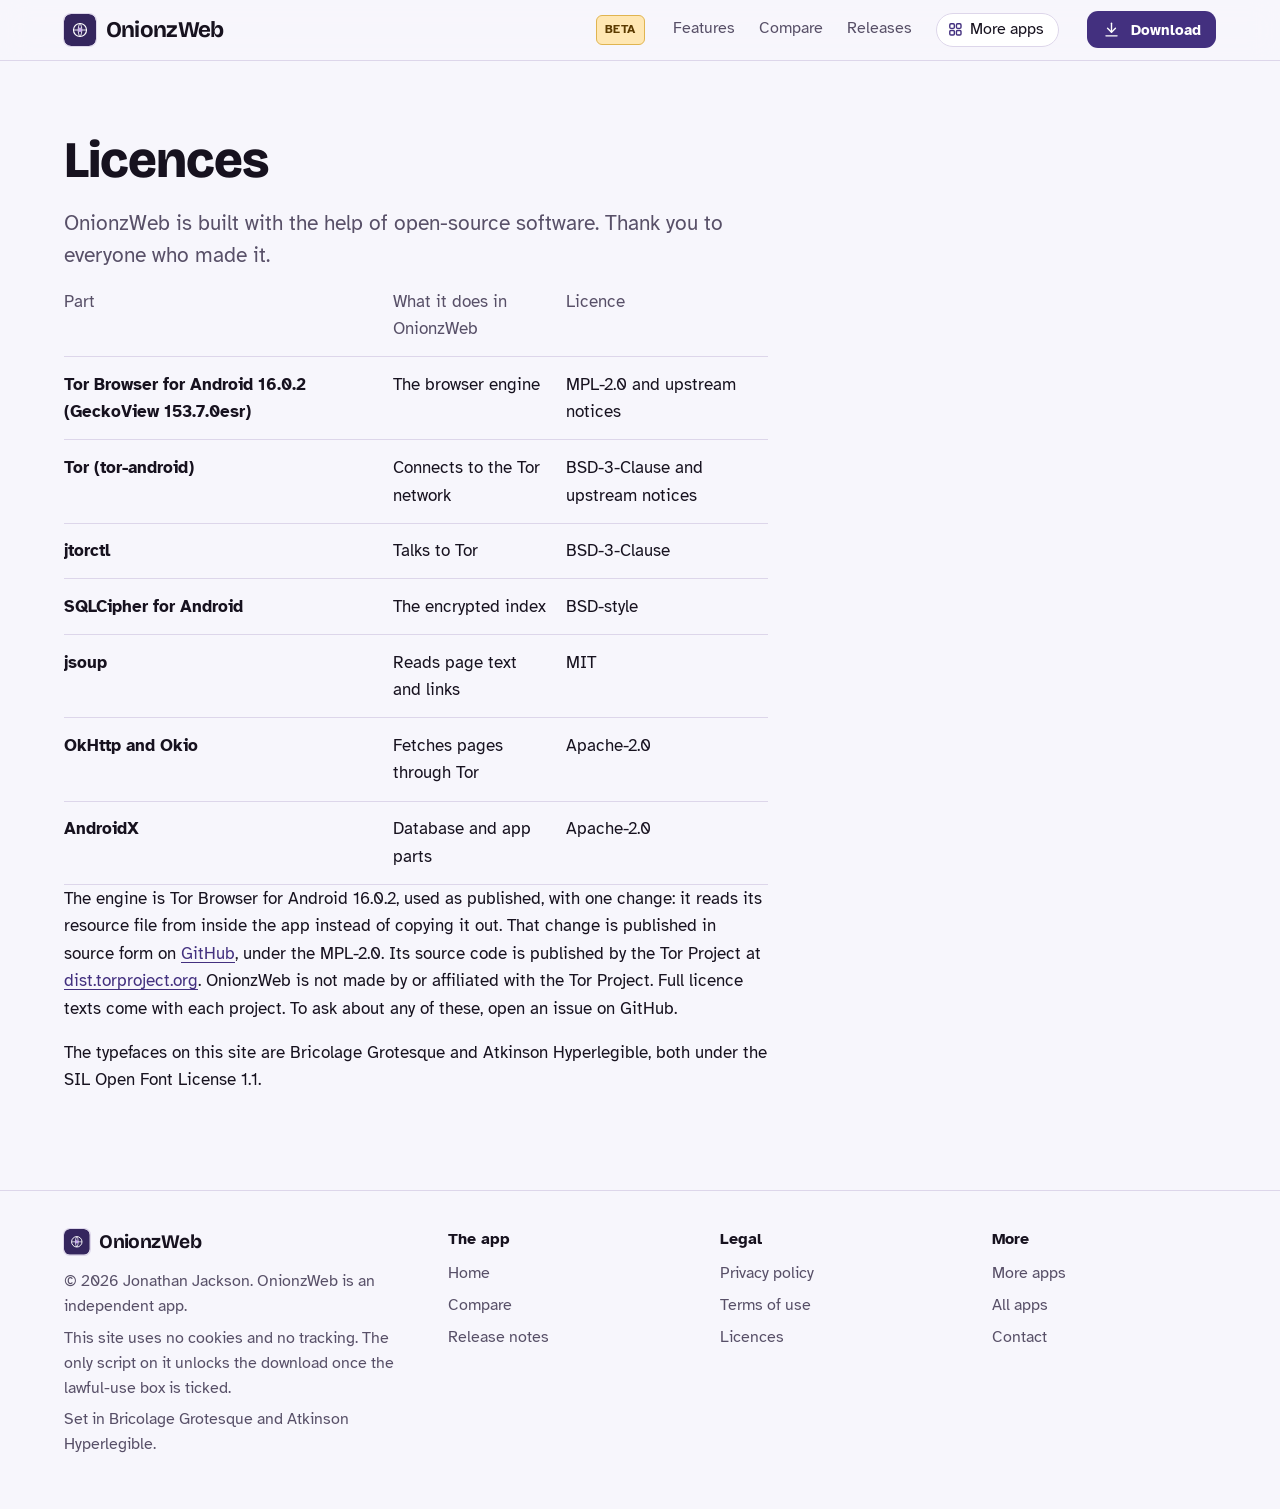
<file: licences.html>
<!DOCTYPE html>
<html lang="en-GB">
<head>
<meta charset="utf-8">
<meta name="viewport" content="width=device-width, initial-scale=1">
<title>OnionzWeb licences</title>
<meta name="description" content="The open-source parts inside OnionzWeb and their licences.">
<meta name="author" content="Jonathan Jackson">
<link rel="canonical" href="https://customgpter.github.io/onionzweb/licences.html">
<meta name="theme-color" content="#f7f6fc" media="(prefers-color-scheme: light)">
<meta name="theme-color" content="#0c0a15" media="(prefers-color-scheme: dark)">
<meta property="og:type" content="website">
<meta property="og:site_name" content="OnionzWeb">
<meta property="og:title" content="OnionzWeb licences">
<meta property="og:description" content="The open-source parts inside OnionzWeb and their licences.">
<meta property="og:url" content="https://customgpter.github.io/onionzweb/licences.html">
<meta property="og:image" content="https://customgpter.github.io/onionzweb/assets/og.png">
<meta property="og:image:width" content="1200">
<meta property="og:image:height" content="630">
<meta property="og:image:alt" content="OnionzWeb&#x27;s home screen: a private onion index with search and the totals">
<meta property="og:locale" content="en_GB">
<meta name="twitter:card" content="summary_large_image">
<link rel="icon" href="./assets/favicon.svg" type="image/svg+xml">
<link rel="apple-touch-icon" href="./assets/apple-touch-icon.png">
<link rel="preload" href="./assets/fonts/bricolage-grotesque-latin.woff2" as="font" type="font/woff2" crossorigin>
<link rel="preload" href="./assets/fonts/atkinson-hyperlegible-latin-400-normal.woff2" as="font" type="font/woff2" crossorigin>
<link rel="stylesheet" href="./assets/site.css?v=1">
<link rel="stylesheet" href="./assets/house.css?v=1">
<link rel="stylesheet" href="./assets/apps-list.css?v=1">
<script src="./assets/apps-list.js?v=1" defer></script>
</head>
<body>
<a class="skip" href="#main">Skip to content</a>
<header class="masthead">
<div class="wrap">
<a class="brand" href="./" aria-label="OnionzWeb home"><svg viewBox="0 0 108 108" aria-hidden="true"><rect width="108" height="108" rx="24" fill="#35265e"/><circle cx="54" cy="54" r="22" fill="none" stroke="#fff" stroke-width="4"/><path d="M32 54h44M54 32c-8 8-8 36 0 44M54 32c8 8 8 36 0 44" fill="none" stroke="#fff" stroke-width="3"/><path d="M54 44c-1.5 4-6 6-6 11a6 6 0 0 0 12 0c0-5-4.5-7-6-11z" fill="#c9a7f2"/></svg><span>OnionzWeb</span></a><span class="beta-tag">Beta</span>
<nav aria-label="Main"><ul><li><a href="./#features">Features</a></li><li><a href="./compare.html">Compare</a></li><li><a href="./releases.html">Releases</a></li><li><a class="more-apps" href="./more-apps.html"><svg class="ico" viewBox="0 0 24 24" aria-hidden="true"><rect x="4" y="4" width="6.5" height="6.5" rx="1.6"/><rect x="13.5" y="4" width="6.5" height="6.5" rx="1.6"/><rect x="4" y="13.5" width="6.5" height="6.5" rx="1.6"/><rect x="13.5" y="13.5" width="6.5" height="6.5" rx="1.6"/></svg>More apps</a></li></ul></nav>
<a class="button small" href="./#download"><svg class="ico" viewBox="0 0 24 24" aria-hidden="true"><path d="M12 4v11"/><path d="M7 10.5l5 5 5-5"/><path d="M5 20h14"/></svg>Download</a>
</div>
</header>
<main id="main" class="doc">
<div class="wrap">
<div class="measure">
<h1>Licences</h1>
<p class="lede">OnionzWeb is built with the help of open-source software. Thank you to everyone who made it.</p>
<div class="scroll"><table><thead><tr><th scope="col">Part</th><th scope="col">What it does in OnionzWeb</th><th scope="col">Licence</th></tr></thead><tbody><tr><th scope="row">Tor Browser for Android 16.0.2 (GeckoView 153.7.0esr)</th><td>The browser engine</td><td>MPL-2.0 and upstream notices</td></tr><tr><th scope="row">Tor (tor-android)</th><td>Connects to the Tor network</td><td>BSD-3-Clause and upstream notices</td></tr><tr><th scope="row">jtorctl</th><td>Talks to Tor</td><td>BSD-3-Clause</td></tr><tr><th scope="row">SQLCipher for Android</th><td>The encrypted index</td><td>BSD-style</td></tr><tr><th scope="row">jsoup</th><td>Reads page text and links</td><td>MIT</td></tr><tr><th scope="row">OkHttp and Okio</th><td>Fetches pages through Tor</td><td>Apache-2.0</td></tr><tr><th scope="row">AndroidX</th><td>Database and app parts</td><td>Apache-2.0</td></tr></tbody></table></div>
<p>The engine is Tor Browser for Android 16.0.2, used as published, with one change: it reads its resource file from inside the app instead of copying it out. That change is published in source form on <a href="https://github.com/CustomGPTer/onionzweb/tree/main/mpl">GitHub</a>, under the MPL-2.0. Its source code is published by the Tor Project at <a href="https://dist.torproject.org/torbrowser/16.0.2/src-firefox-tor-browser-153.7.0esr-16.0-1-build2.tar.xz">dist.torproject.org</a>. OnionzWeb is not made by or affiliated with the Tor Project. Full licence texts come with each project. To ask about any of these, open an issue on GitHub.</p>
<p>The typefaces on this site are Bricolage Grotesque and Atkinson Hyperlegible, both under the SIL Open Font License 1.1.</p>
</div>
</div>
</main>
<footer class="colophon">
<div class="wrap">
<div>
<a class="brand" href="./" aria-label="OnionzWeb home"><svg viewBox="0 0 108 108" aria-hidden="true"><rect width="108" height="108" rx="24" fill="#35265e"/><circle cx="54" cy="54" r="22" fill="none" stroke="#fff" stroke-width="4"/><path d="M32 54h44M54 32c-8 8-8 36 0 44M54 32c8 8 8 36 0 44" fill="none" stroke="#fff" stroke-width="3"/><path d="M54 44c-1.5 4-6 6-6 11a6 6 0 0 0 12 0c0-5-4.5-7-6-11z" fill="#c9a7f2"/></svg><span>OnionzWeb</span></a>
<p>&copy; 2026 Jonathan Jackson. OnionzWeb is an independent app.</p>
<p>This site uses no cookies and no tracking. The only script on it unlocks the download once the lawful-use box is ticked.</p>
<p>Set in Bricolage Grotesque and Atkinson Hyperlegible.</p>
</div>
<nav aria-label="The app"><h2>The app</h2><ul>
<li><a href="./">Home</a></li>
<li><a href="./compare.html">Compare</a></li>
<li><a href="./releases.html">Release notes</a></li>

</ul></nav>
<nav aria-label="Legal"><h2>Legal</h2><ul>
<li><a href="./privacy.html">Privacy policy</a></li>
<li><a href="./terms.html">Terms of use</a></li>
<li><a href="./licences.html">Licences</a></li>
</ul></nav>
<nav aria-label="More"><h2>More</h2><ul>
<li><a href="./more-apps.html">More apps</a></li>
<li><a href="https://customgpter.github.io/">All apps</a></li>
<li><a href="https://github.com/CustomGPTer/onionzweb/issues">Contact</a></li>
</ul></nav>
</div>
</footer>
</body>
</html>
</file>
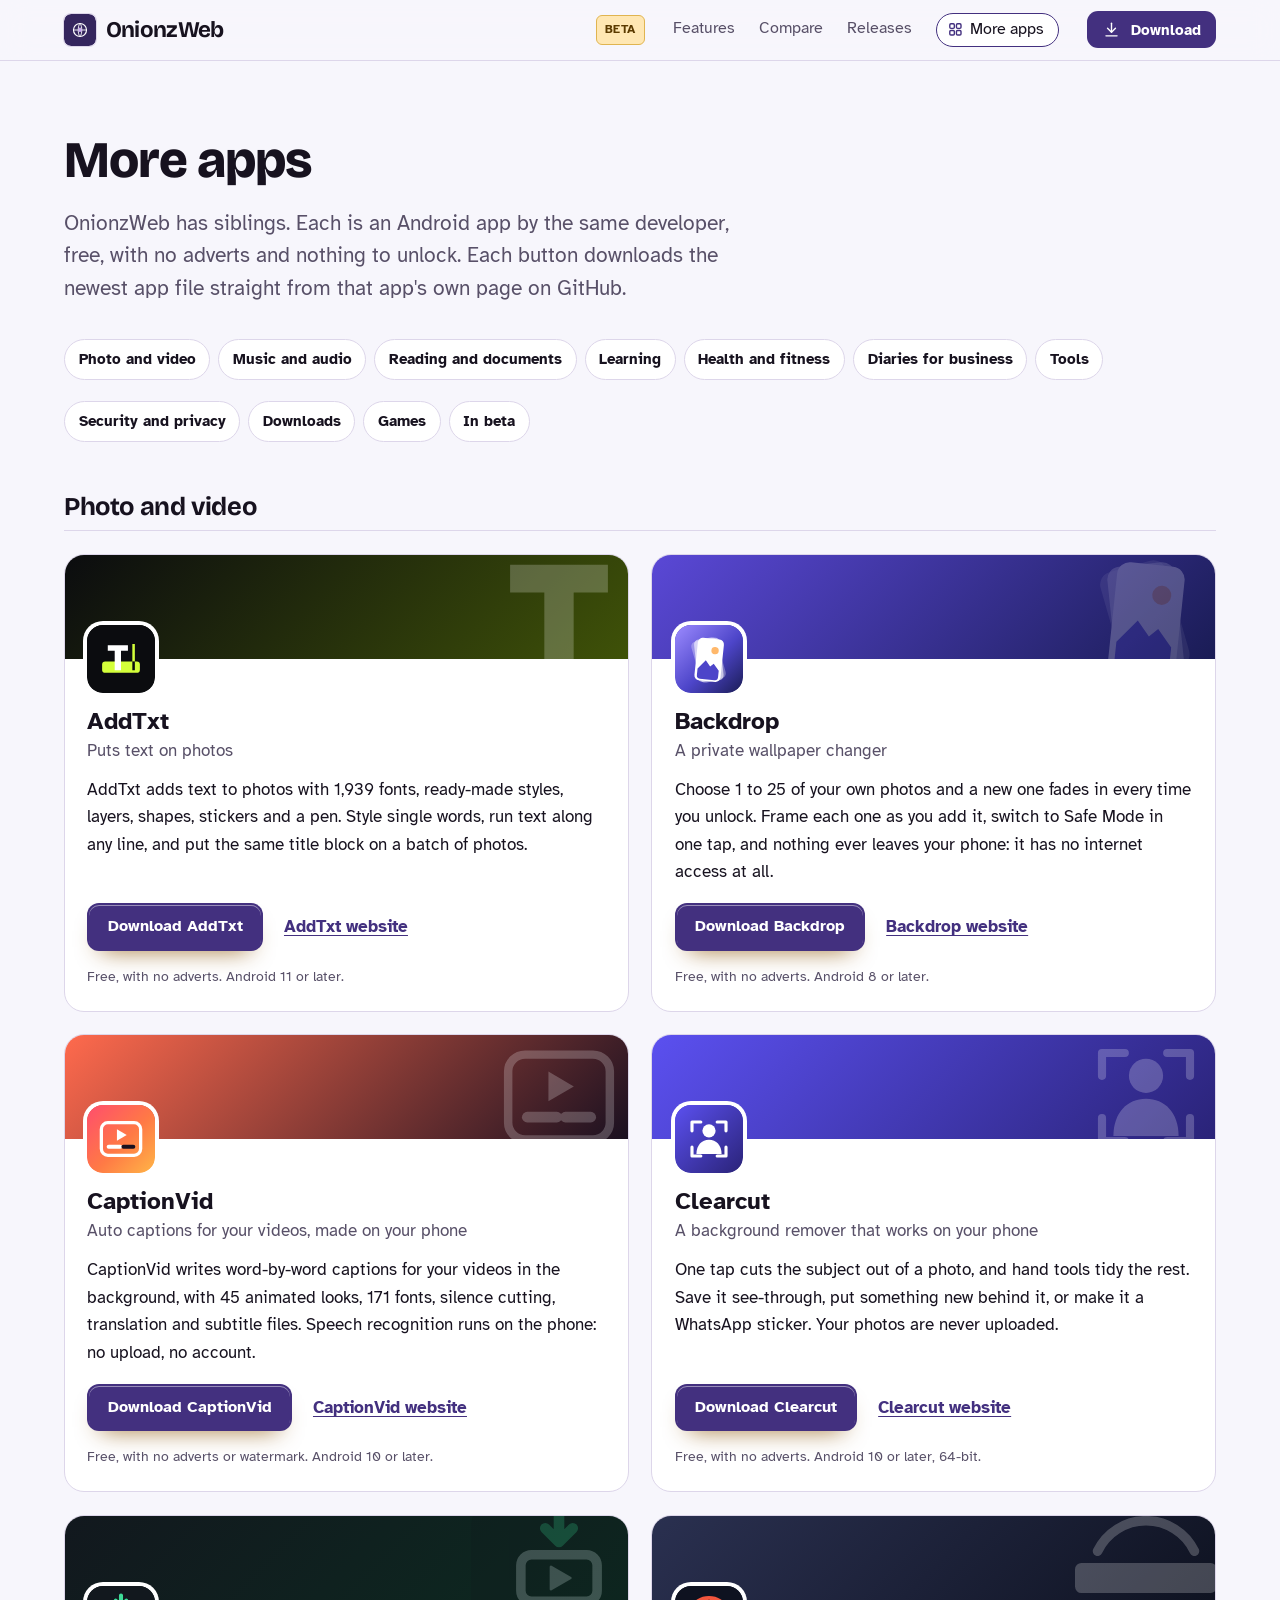
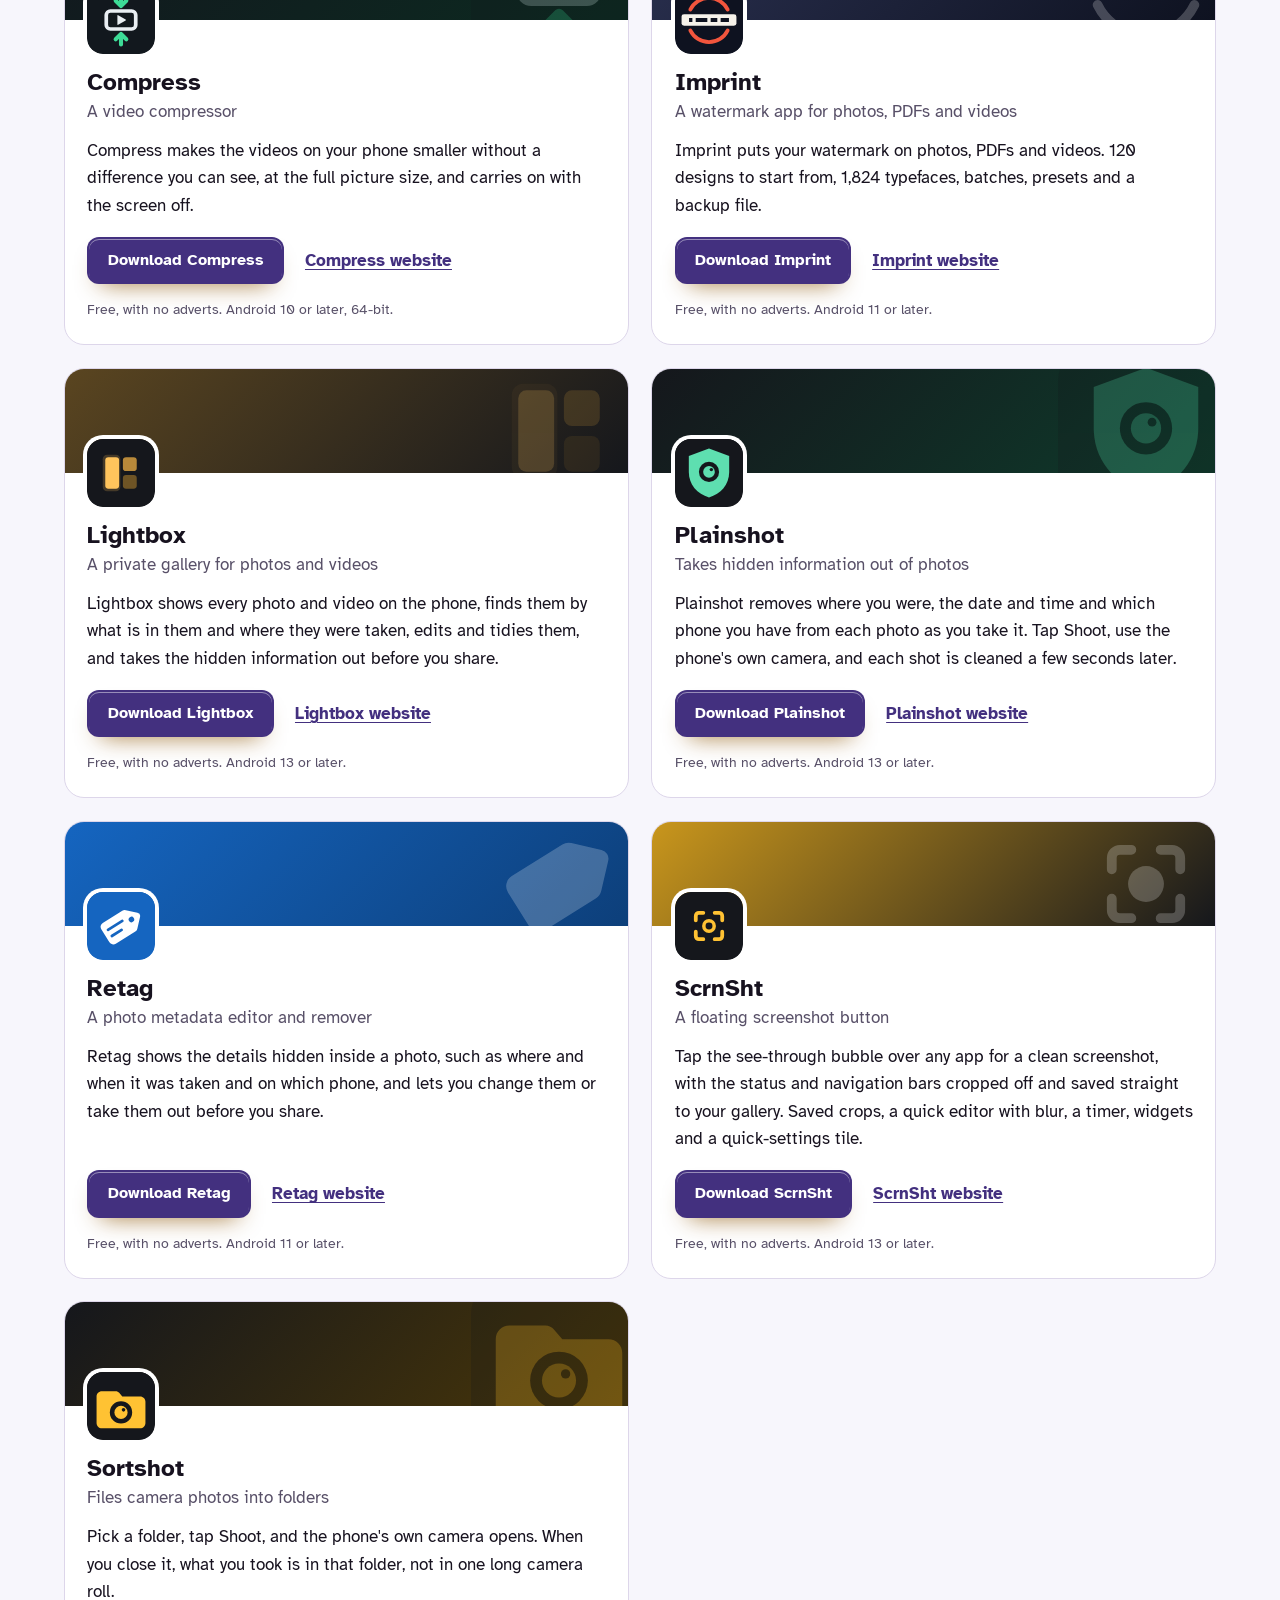
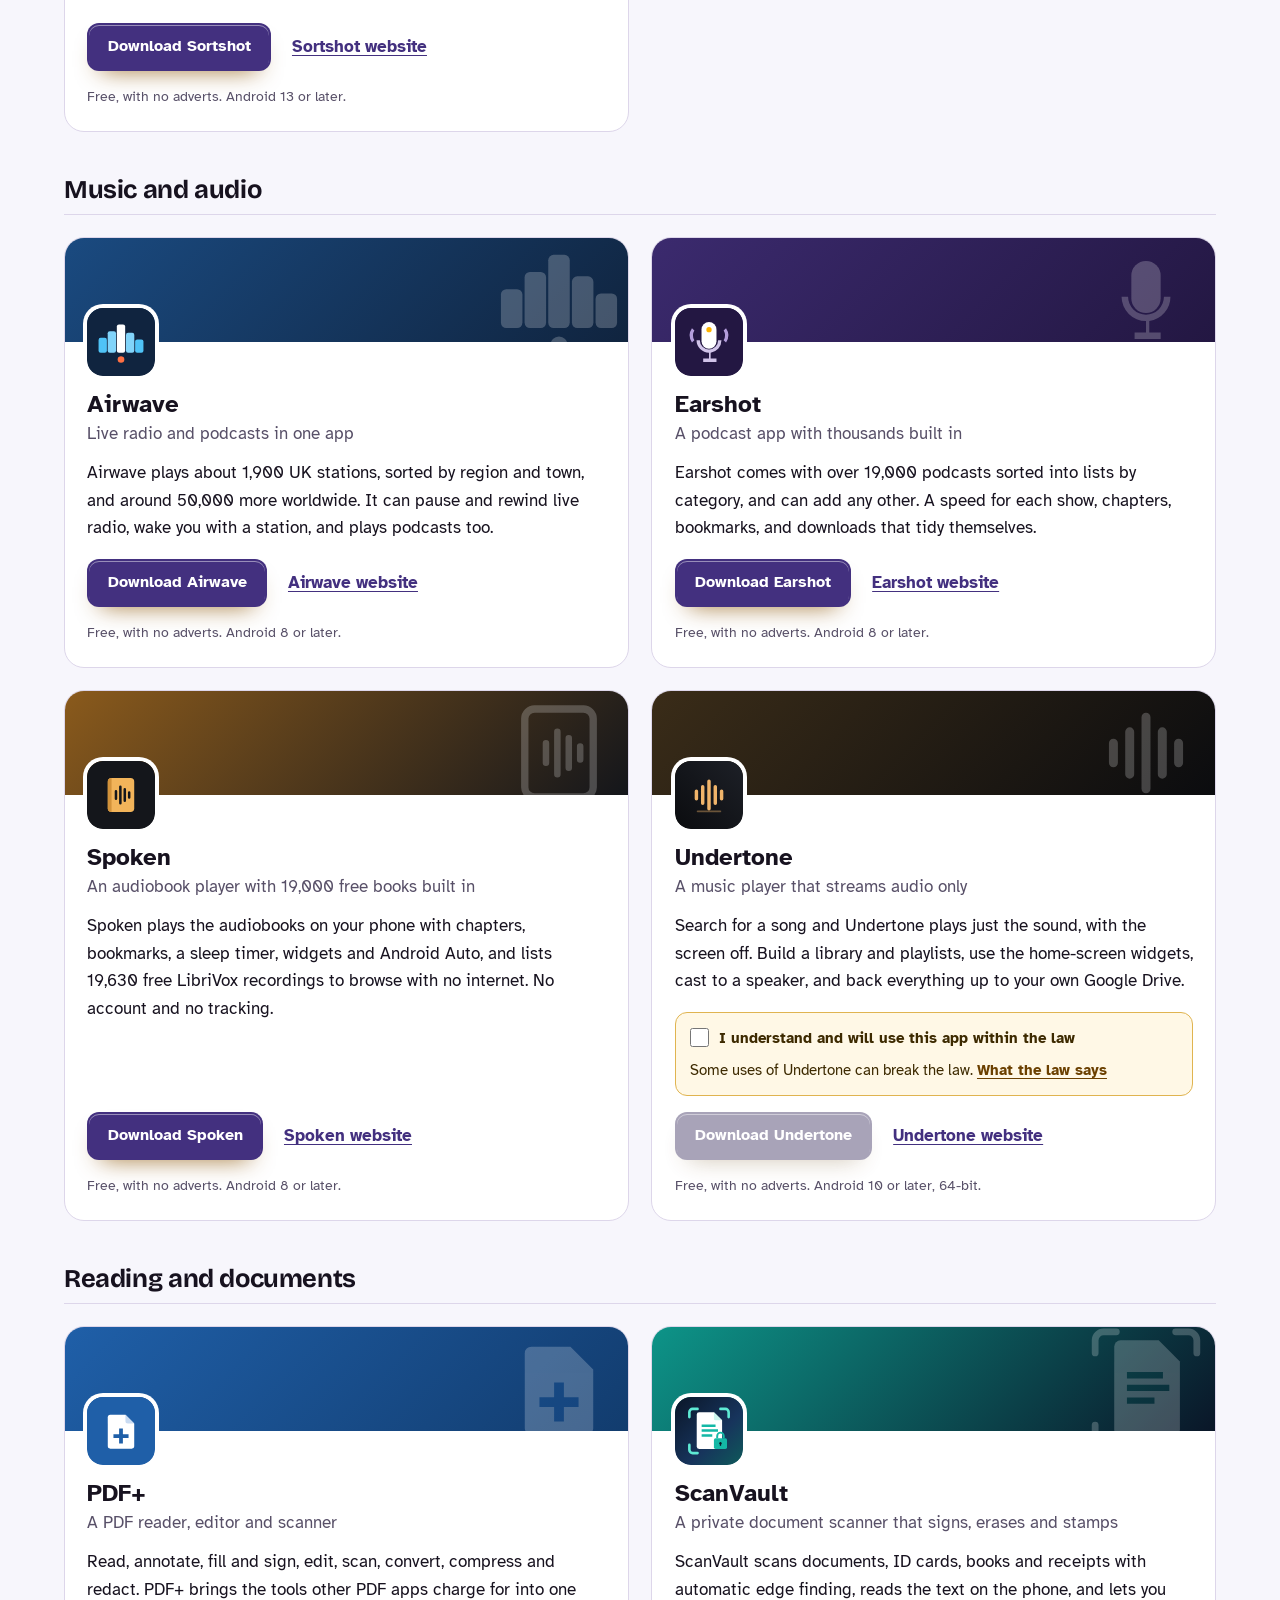
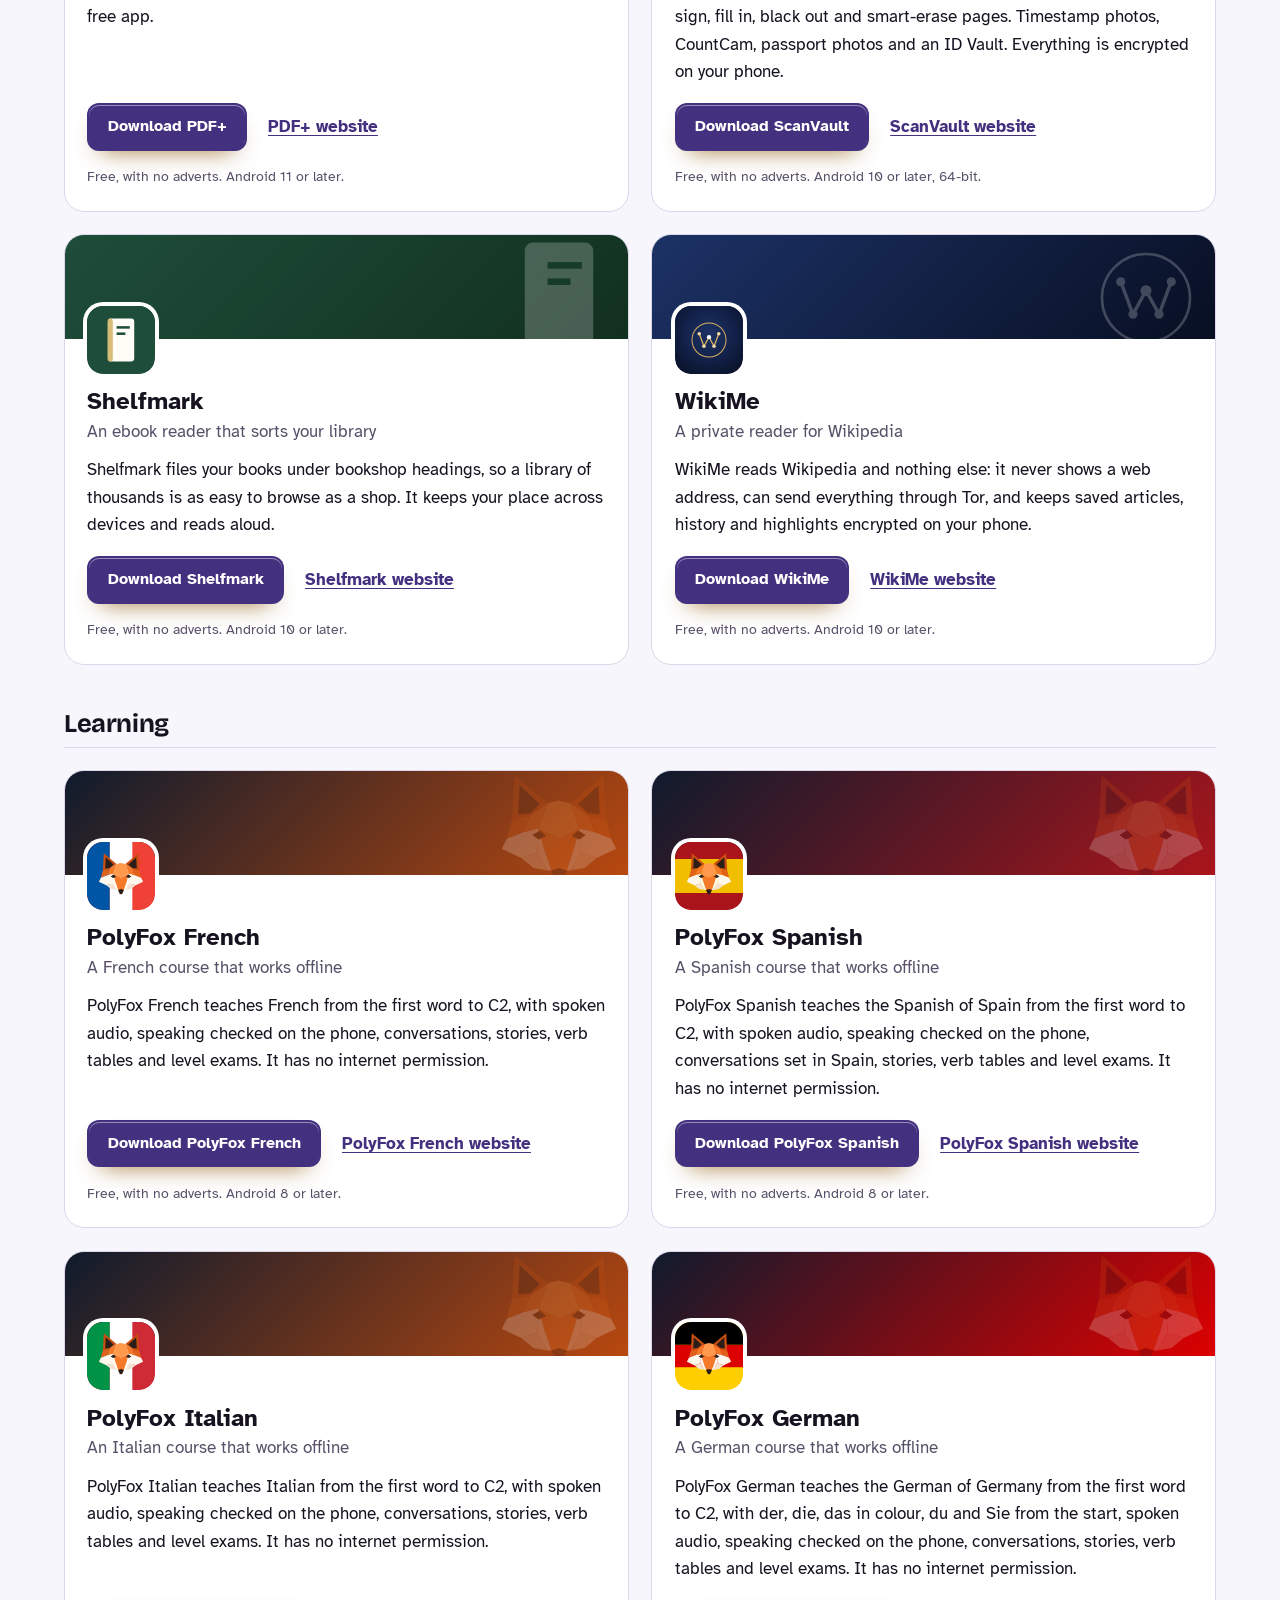
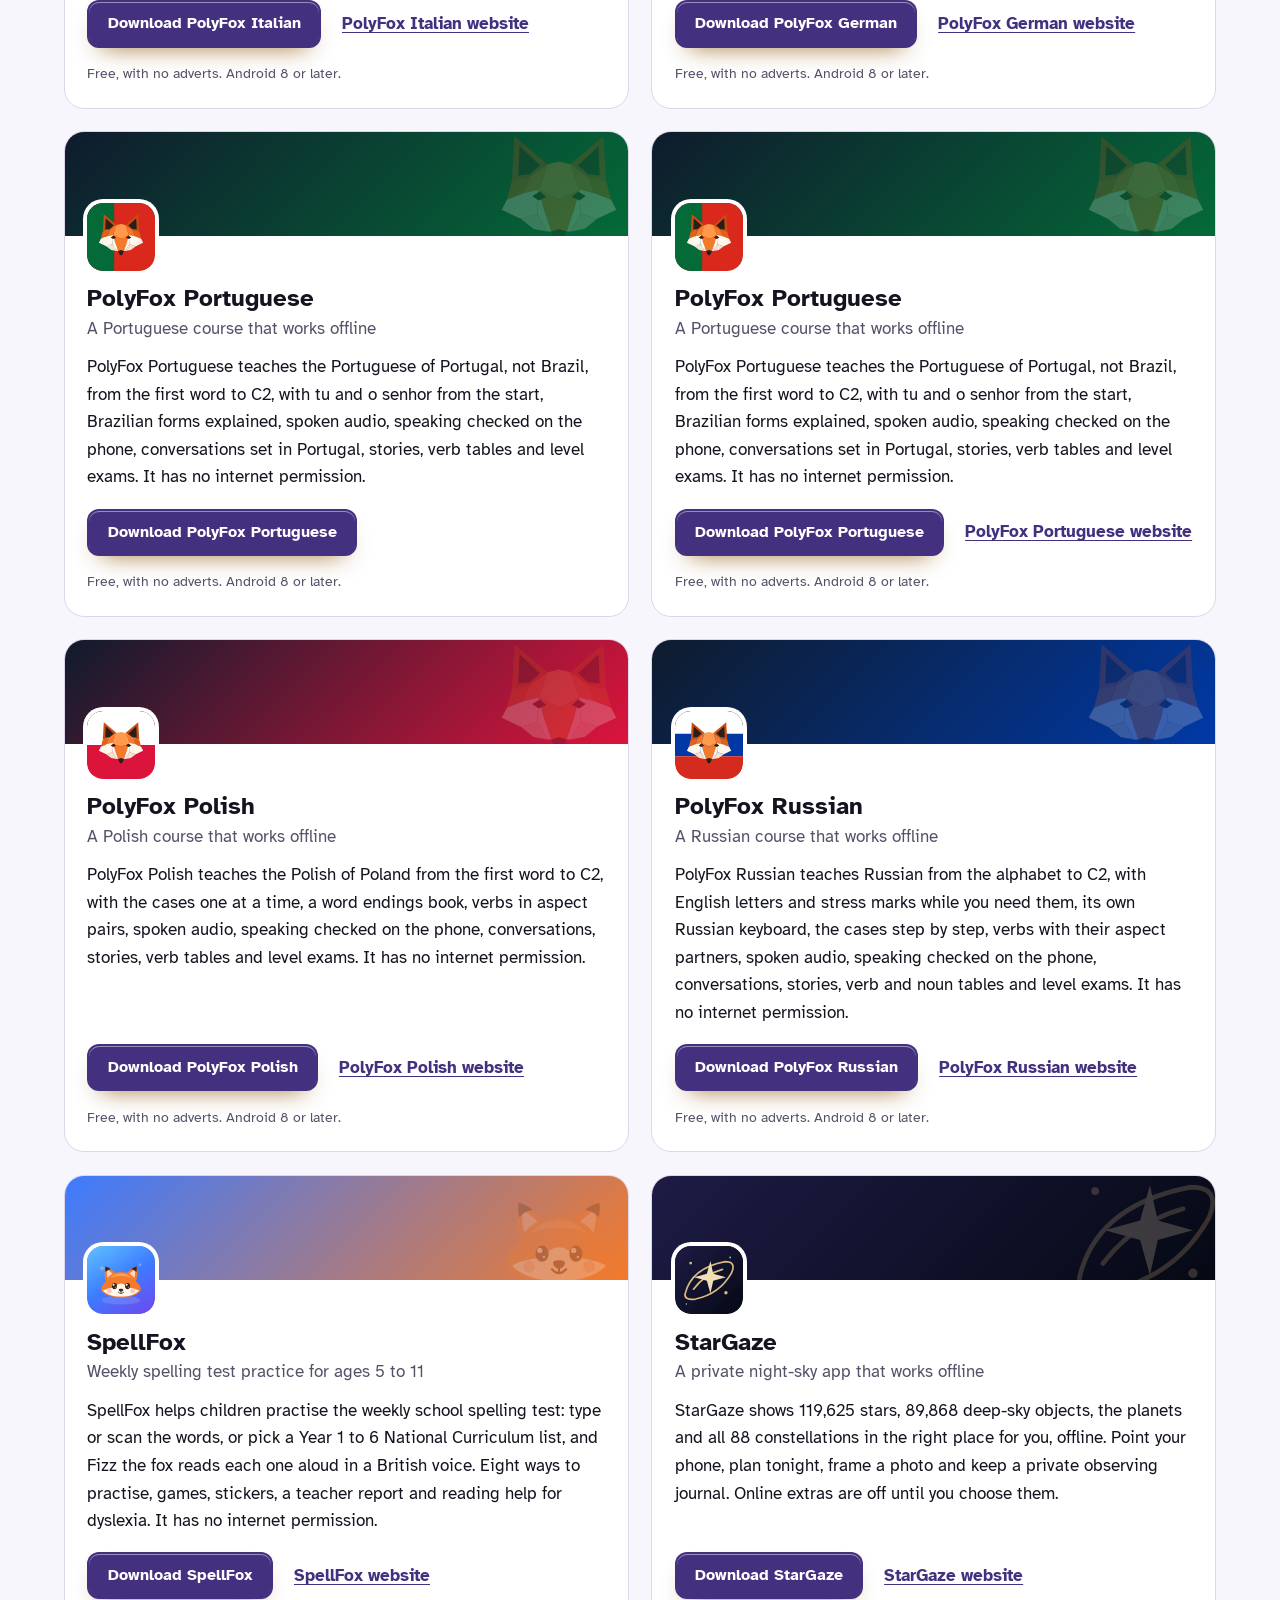
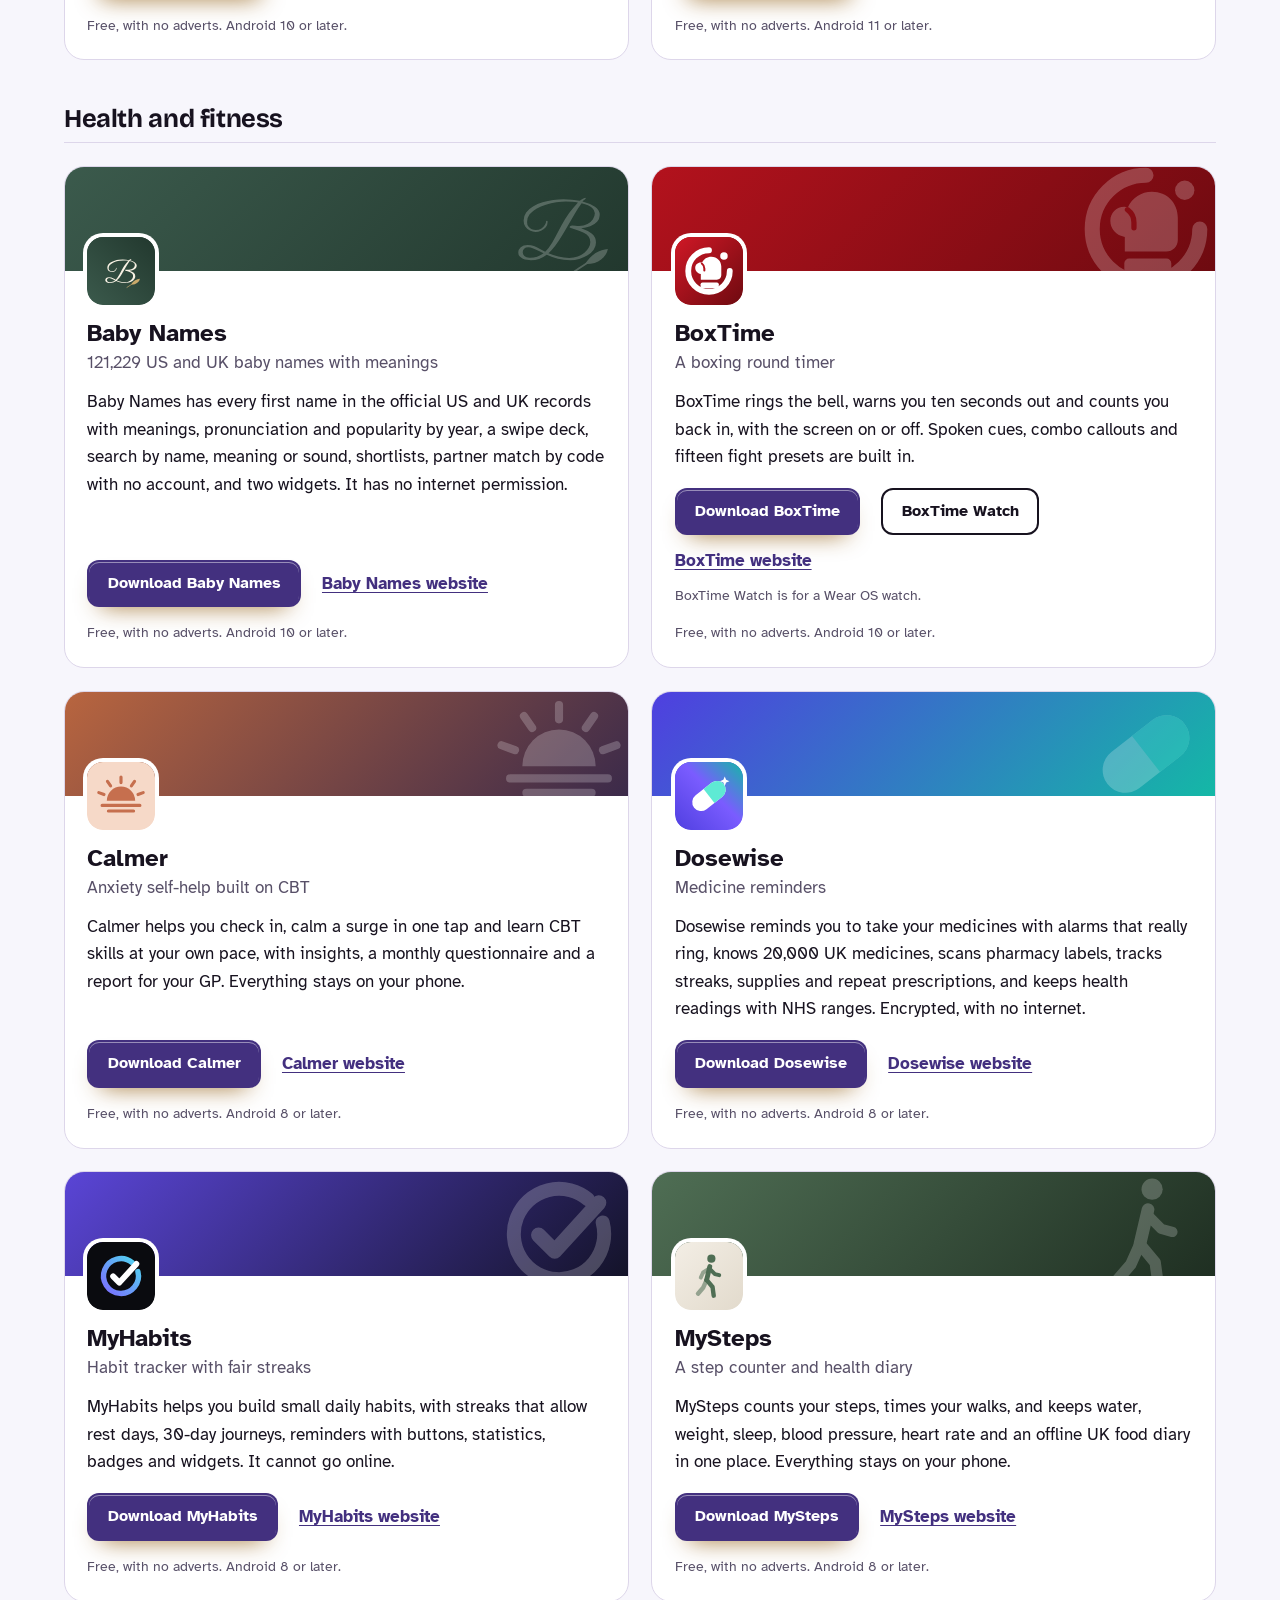
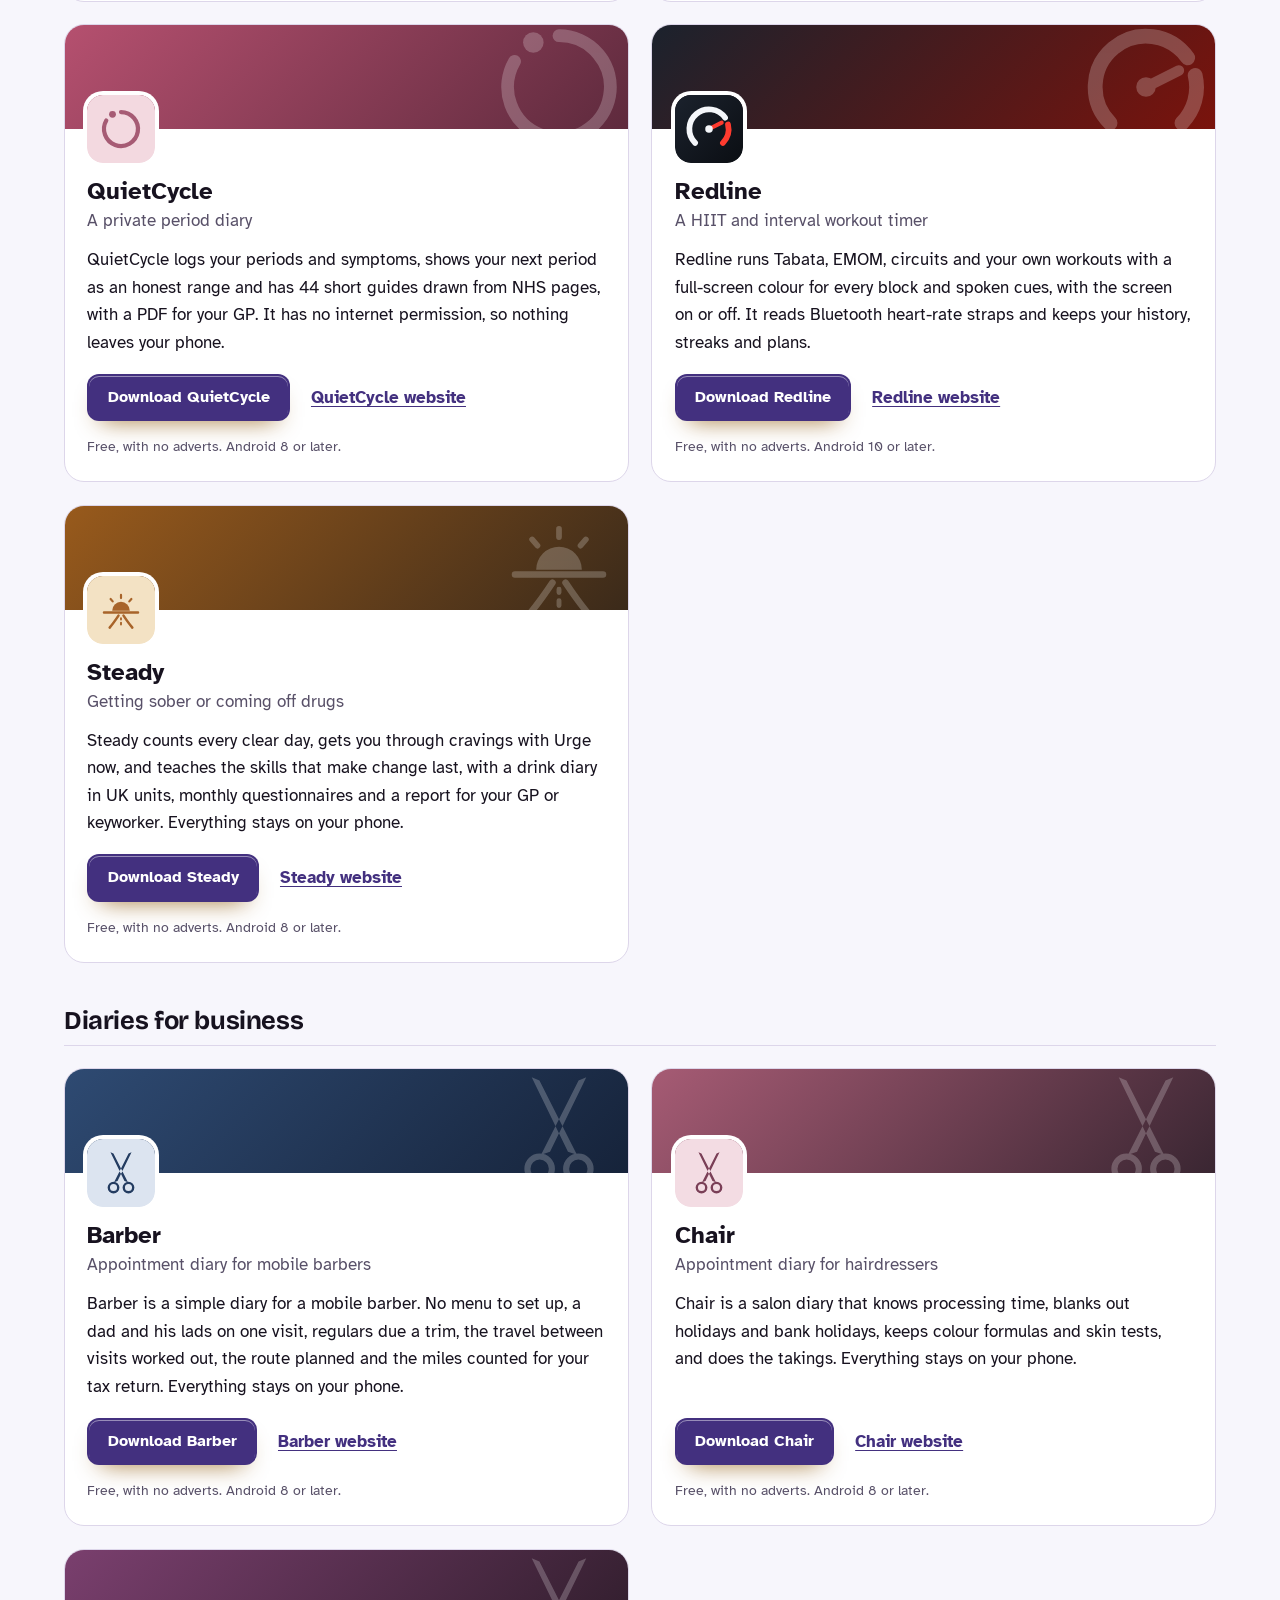
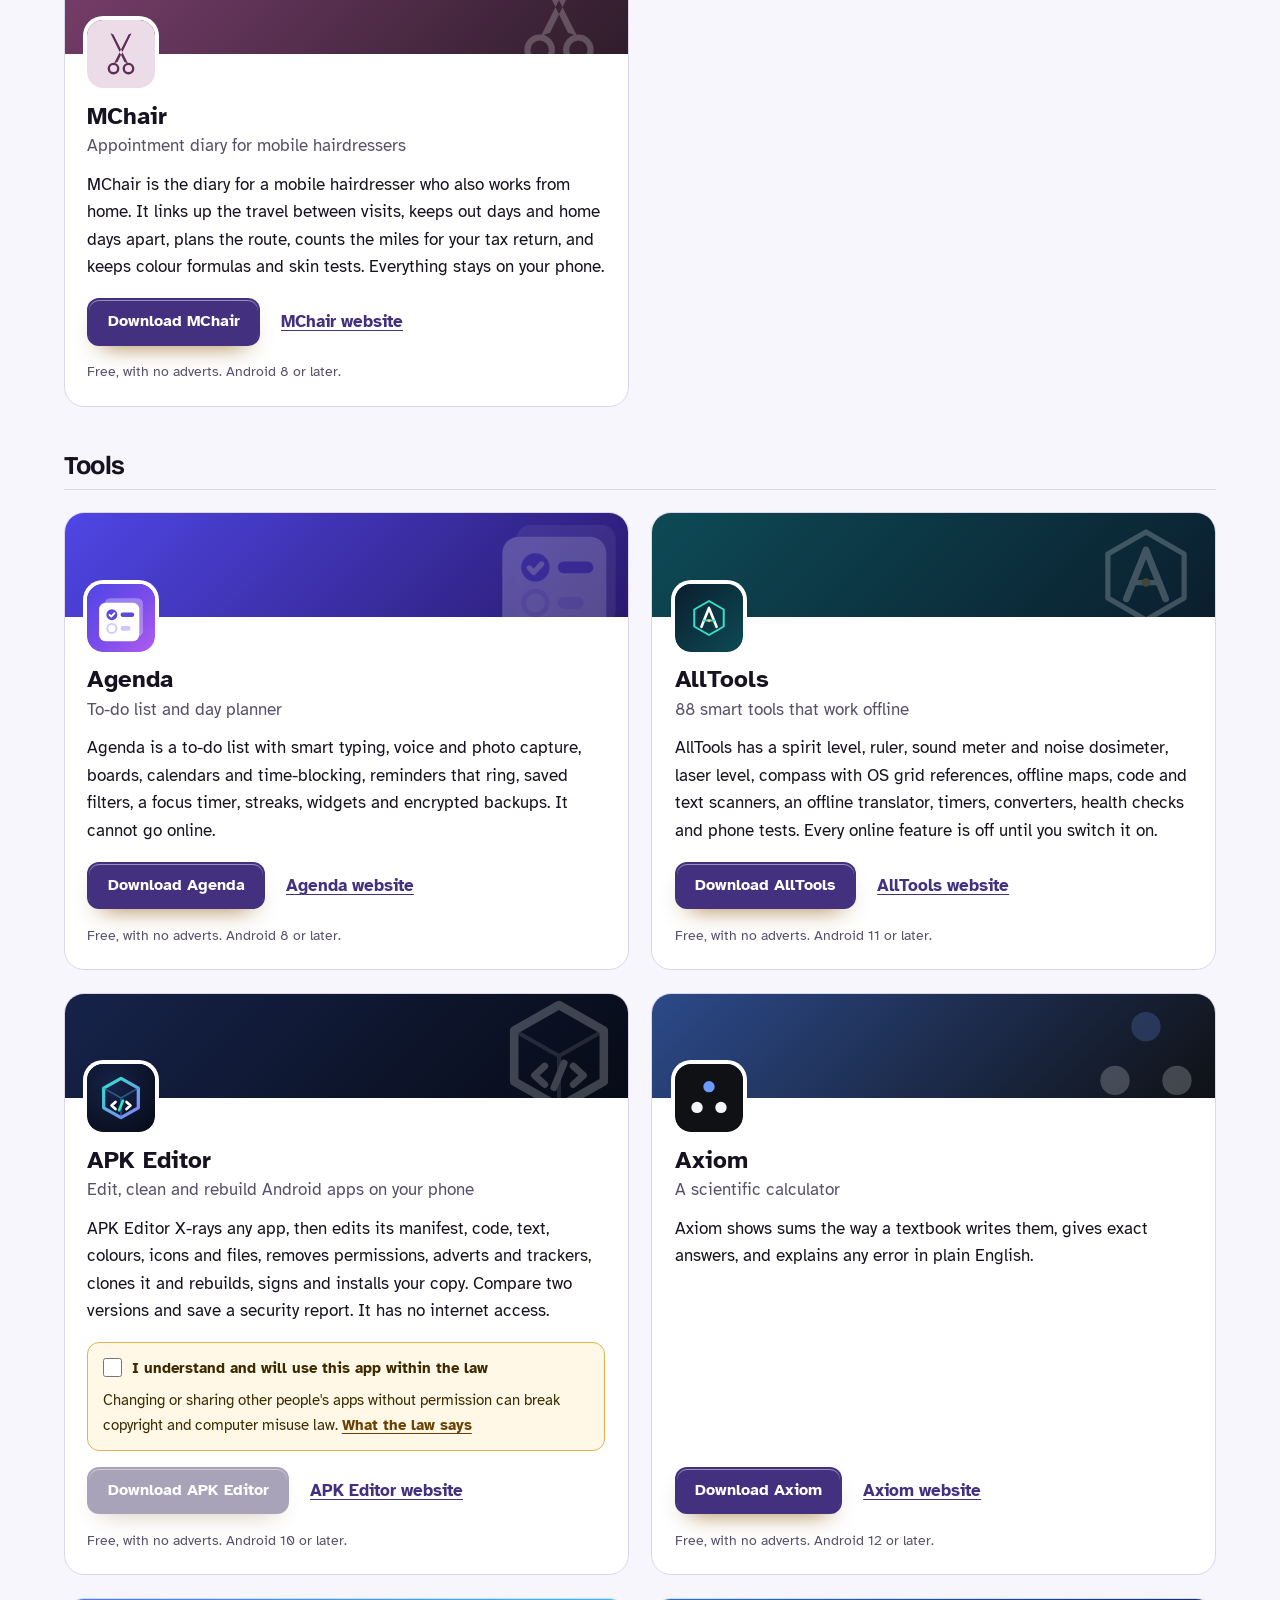
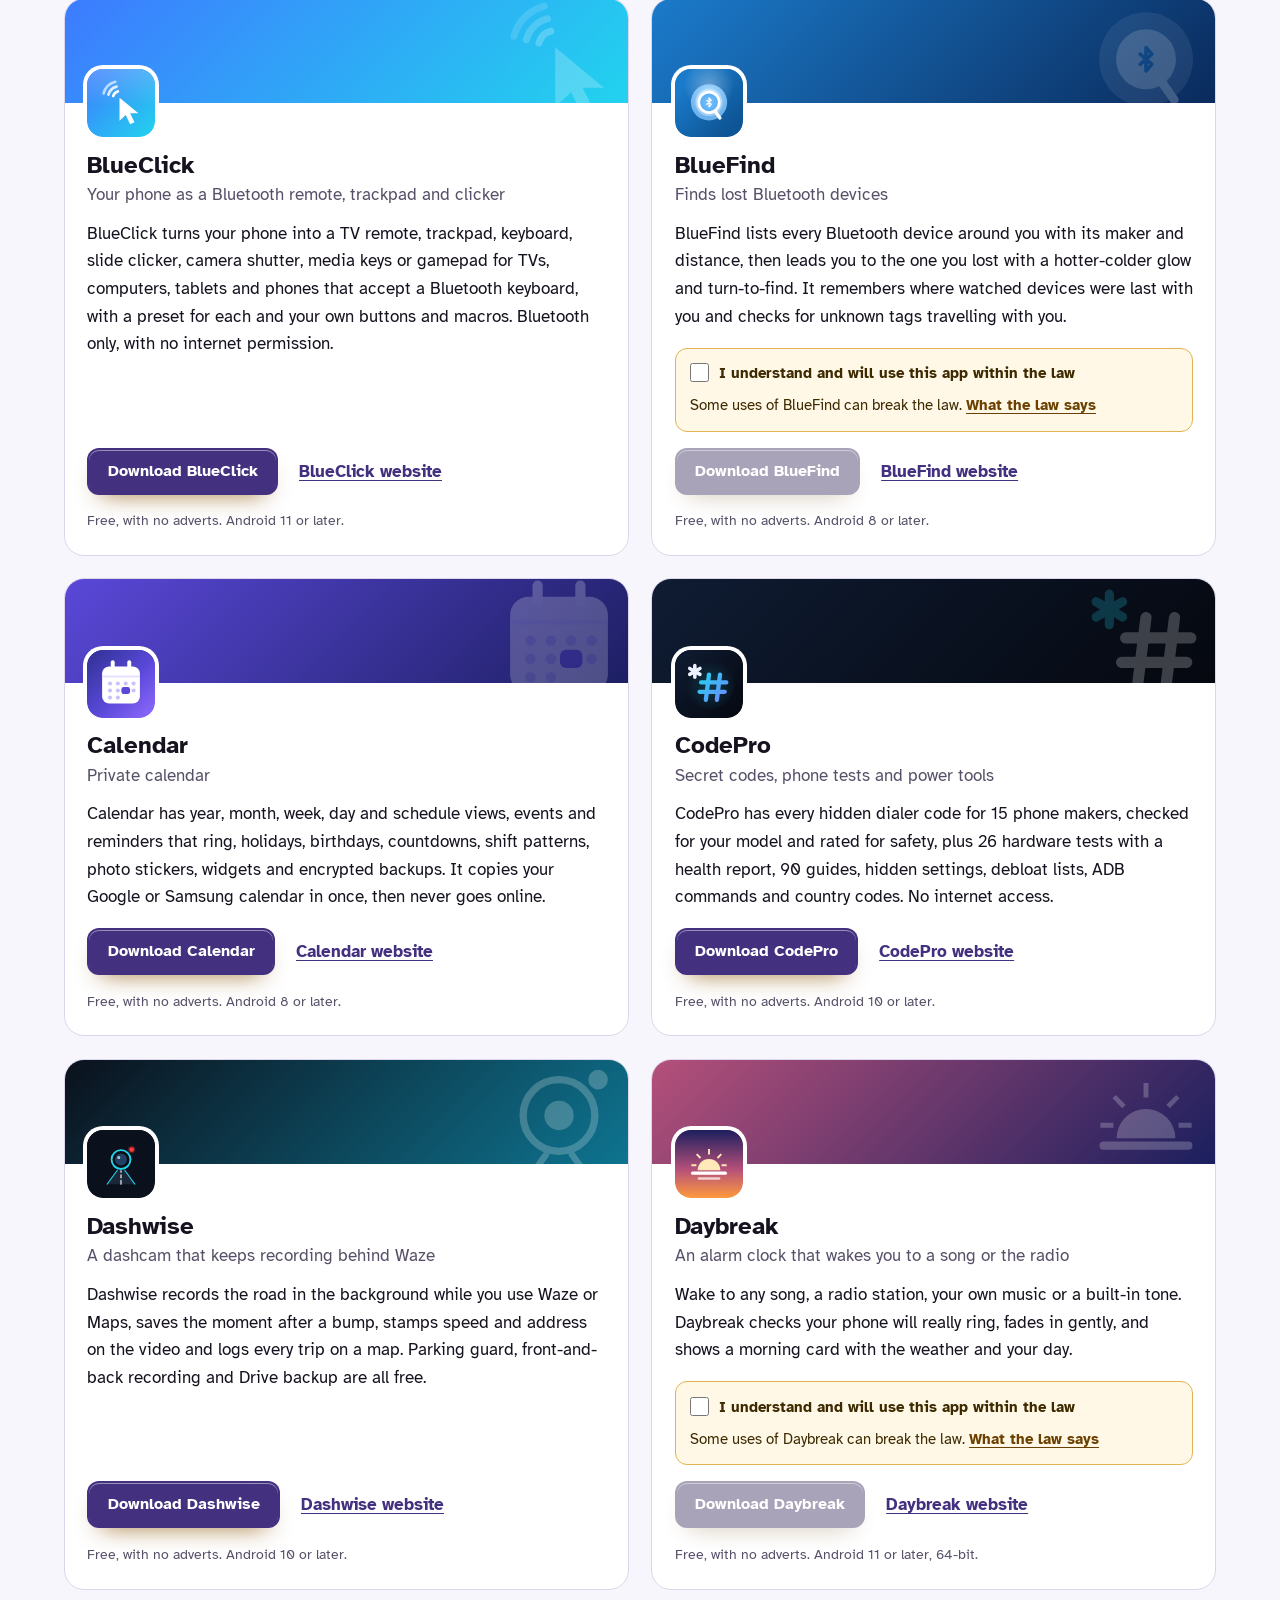
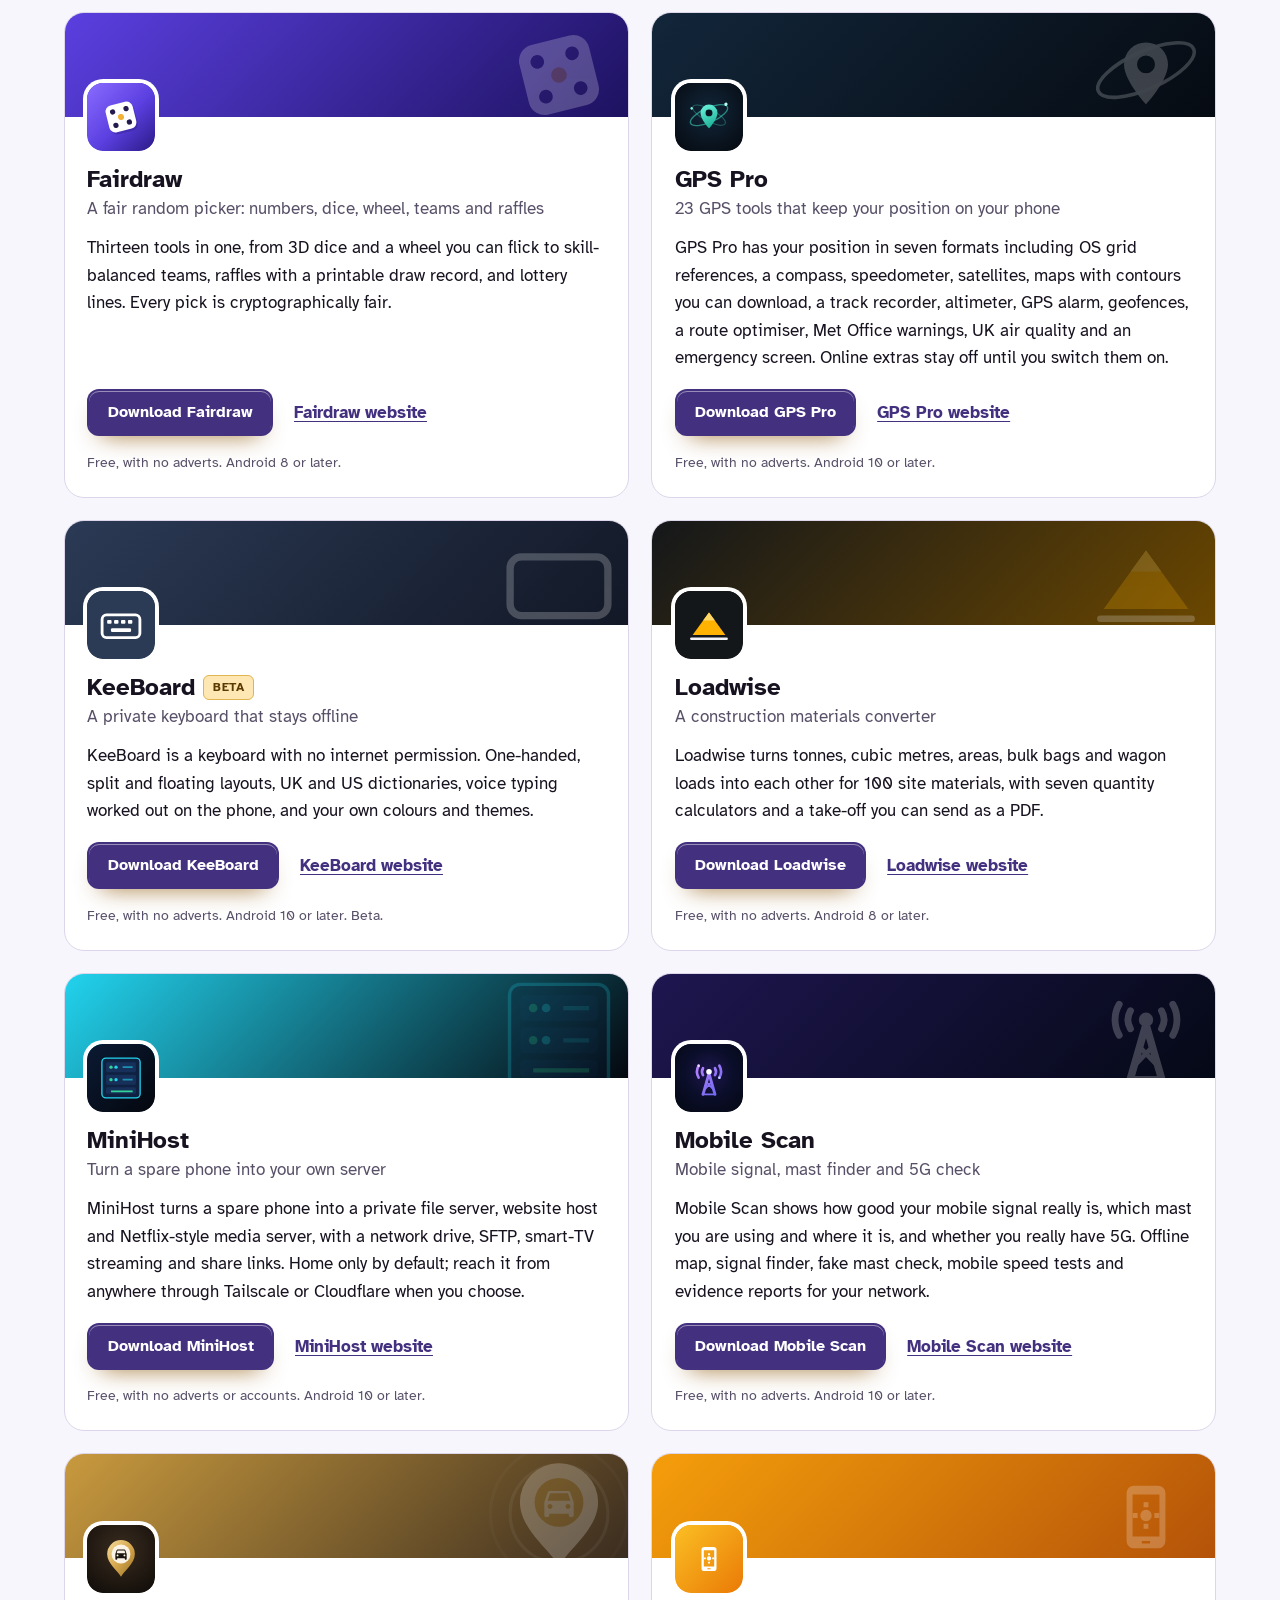
<file: more-apps.html>
<!DOCTYPE html>
<html lang="en-GB">
<head>
<meta charset="utf-8">
<meta name="viewport" content="width=device-width, initial-scale=1">
<title>More free Android apps from the maker of OnionzWeb</title>
<meta name="description" content="All 99 free Android apps from the maker of OnionzWeb, in one list by category, each with its download and a link to its website.">
<meta name="author" content="Jonathan Jackson">
<link rel="canonical" href="https://customgpter.github.io/onionzweb/more-apps.html">
<meta name="theme-color" content="#f7f6fc" media="(prefers-color-scheme: light)">
<meta name="theme-color" content="#0c0a15" media="(prefers-color-scheme: dark)">
<meta property="og:type" content="website">
<meta property="og:site_name" content="OnionzWeb">
<meta property="og:title" content="More free Android apps from the maker of OnionzWeb">
<meta property="og:description" content="All 99 free Android apps from the maker of OnionzWeb, in one list by category, each with its download and a link to its website.">
<meta property="og:url" content="https://customgpter.github.io/onionzweb/more-apps.html">
<meta property="og:image" content="https://customgpter.github.io/onionzweb/assets/og.png">
<meta property="og:image:width" content="1200">
<meta property="og:image:height" content="630">
<meta property="og:image:alt" content="OnionzWeb&#x27;s home screen: a private onion index with search and the totals">
<meta property="og:locale" content="en_GB">
<meta name="twitter:card" content="summary_large_image">
<link rel="icon" href="./assets/favicon.svg" type="image/svg+xml">
<link rel="apple-touch-icon" href="./assets/apple-touch-icon.png">
<link rel="preload" href="./assets/fonts/bricolage-grotesque-latin.woff2" as="font" type="font/woff2" crossorigin>
<link rel="preload" href="./assets/fonts/atkinson-hyperlegible-latin-400-normal.woff2" as="font" type="font/woff2" crossorigin>
<link rel="stylesheet" href="./assets/site.css?v=1">
<link rel="stylesheet" href="./assets/house.css?v=1">
<script type="application/ld+json">{"@context":"https://schema.org","@type":"ItemList","name":"Apps from the maker of OnionzWeb","url":"https://customgpter.github.io/onionzweb/more-apps.html","itemListElement":[{"@type":"ListItem","position":1,"name":"AddTxt","url":"https://customgpter.github.io/addtxt/"},{"@type":"ListItem","position":2,"name":"Backdrop","url":"https://customgpter.github.io/backdrop/"},{"@type":"ListItem","position":3,"name":"CaptionVid","url":"https://customgpter.github.io/captionvid/"},{"@type":"ListItem","position":4,"name":"Clearcut","url":"https://customgpter.github.io/clearcut/"},{"@type":"ListItem","position":5,"name":"Compress","url":"https://customgpter.github.io/compress/"},{"@type":"ListItem","position":6,"name":"Imprint","url":"https://customgpter.github.io/imprint/"},{"@type":"ListItem","position":7,"name":"Lightbox","url":"https://customgpter.github.io/lightbox/"},{"@type":"ListItem","position":8,"name":"Plainshot","url":"https://customgpter.github.io/plainshot/"},{"@type":"ListItem","position":9,"name":"Retag","url":"https://customgpter.github.io/retag/"},{"@type":"ListItem","position":10,"name":"ScrnSht","url":"https://customgpter.github.io/scrnsht/"},{"@type":"ListItem","position":11,"name":"Sortshot","url":"https://customgpter.github.io/sortshot/"},{"@type":"ListItem","position":12,"name":"Airwave","url":"https://customgpter.github.io/airwave/"},{"@type":"ListItem","position":13,"name":"Earshot","url":"https://customgpter.github.io/earshot/"},{"@type":"ListItem","position":14,"name":"Spoken","url":"https://customgpter.github.io/spoken/"},{"@type":"ListItem","position":15,"name":"Undertone","url":"https://customgpter.github.io/undertone/"},{"@type":"ListItem","position":16,"name":"PDF+","url":"https://customgpter.github.io/pdfplus/"},{"@type":"ListItem","position":17,"name":"ScanVault","url":"https://customgpter.github.io/scanvault/"},{"@type":"ListItem","position":18,"name":"Shelfmark","url":"https://customgpter.github.io/shelfmark/"},{"@type":"ListItem","position":19,"name":"WikiMe","url":"https://customgpter.github.io/wikime/"},{"@type":"ListItem","position":20,"name":"PolyFox French","url":"https://customgpter.github.io/polyfox/"},{"@type":"ListItem","position":21,"name":"PolyFox German","url":"https://customgpter.github.io/polyfox-german/"},{"@type":"ListItem","position":22,"name":"PolyFox Portuguese","url":"https://customgpter.github.io/polyfox-portuguese/"},{"@type":"ListItem","position":23,"name":"PolyFox Polish","url":"https://customgpter.github.io/polyfox-polish/"},{"@type":"ListItem","position":24,"name":"PolyFox Russian","url":"https://customgpter.github.io/polyfox-russian/"},{"@type":"ListItem","position":25,"name":"SpellFox","url":"https://customgpter.github.io/spellfox/"},{"@type":"ListItem","position":26,"name":"StarGaze","url":"https://customgpter.github.io/stargaze/"},{"@type":"ListItem","position":27,"name":"Baby Names","url":"https://customgpter.github.io/babynames/"},{"@type":"ListItem","position":28,"name":"BoxTime","url":"https://customgpter.github.io/boxtime/"},{"@type":"ListItem","position":29,"name":"Calmer","url":"https://customgpter.github.io/calmer/"},{"@type":"ListItem","position":30,"name":"Dosewise","url":"https://customgpter.github.io/dosewise/"},{"@type":"ListItem","position":31,"name":"MyHabits","url":"https://customgpter.github.io/myhabits/"},{"@type":"ListItem","position":32,"name":"MySteps","url":"https://customgpter.github.io/mysteps/"},{"@type":"ListItem","position":33,"name":"QuietCycle","url":"https://customgpter.github.io/quietcycle/"},{"@type":"ListItem","position":34,"name":"Redline","url":"https://customgpter.github.io/redline/"},{"@type":"ListItem","position":35,"name":"Steady","url":"https://customgpter.github.io/steady/"},{"@type":"ListItem","position":36,"name":"Barber","url":"https://customgpter.github.io/barber/"},{"@type":"ListItem","position":37,"name":"Chair","url":"https://customgpter.github.io/chair/"},{"@type":"ListItem","position":38,"name":"MChair","url":"https://customgpter.github.io/mchair/"},{"@type":"ListItem","position":39,"name":"Agenda","url":"https://customgpter.github.io/agenda/"},{"@type":"ListItem","position":40,"name":"AllTools","url":"https://customgpter.github.io/alltools/"},{"@type":"ListItem","position":41,"name":"APK Editor","url":"https://customgpter.github.io/apkeditor/"},{"@type":"ListItem","position":42,"name":"Axiom","url":"https://customgpter.github.io/axiom/"},{"@type":"ListItem","position":43,"name":"BlueClick","url":"https://customgpter.github.io/blueclick/"},{"@type":"ListItem","position":44,"name":"BlueFind","url":"https://customgpter.github.io/bluefind/"},{"@type":"ListItem","position":45,"name":"Calendar","url":"https://customgpter.github.io/calendar/"},{"@type":"ListItem","position":46,"name":"CodePro","url":"https://customgpter.github.io/codepro/"},{"@type":"ListItem","position":47,"name":"Dashwise","url":"https://customgpter.github.io/dashwise/"},{"@type":"ListItem","position":48,"name":"Daybreak","url":"https://customgpter.github.io/daybreak/"},{"@type":"ListItem","position":49,"name":"Fairdraw","url":"https://customgpter.github.io/fairdraw/"},{"@type":"ListItem","position":50,"name":"GPS Pro","url":"https://customgpter.github.io/gpspro/"},{"@type":"ListItem","position":51,"name":"KeeBoard","url":"https://customgpter.github.io/keeboard/"},{"@type":"ListItem","position":52,"name":"Loadwise","url":"https://customgpter.github.io/loadwise/"},{"@type":"ListItem","position":53,"name":"MiniHost","url":"https://customgpter.github.io/minihost/"},{"@type":"ListItem","position":54,"name":"Mobile Scan","url":"https://customgpter.github.io/mobilescan/"},{"@type":"ListItem","position":55,"name":"Parkwise","url":"https://customgpter.github.io/parkwise/"},{"@type":"ListItem","position":56,"name":"Pocketmind","url":"https://customgpter.github.io/pocketmind/"},{"@type":"ListItem","position":57,"name":"Refine","url":"https://customgpter.github.io/refine/"},{"@type":"ListItem","position":58,"name":"Shiftwise","url":"https://customgpter.github.io/shiftwise/"},{"@type":"ListItem","position":59,"name":"SimpleCalc","url":"https://customgpter.github.io/simplecalc/"},{"@type":"ListItem","position":60,"name":"Skyline","url":"https://customgpter.github.io/skyline/"},{"@type":"ListItem","position":61,"name":"Slipway","url":"https://customgpter.github.io/slipway/"},{"@type":"ListItem","position":62,"name":"Tagger","url":"https://customgpter.github.io/tagger/"},{"@type":"ListItem","position":63,"name":"TotalClean","url":"https://customgpter.github.io/totalclean/"},{"@type":"ListItem","position":64,"name":"TVLink","url":"https://customgpter.github.io/tvlink/"},{"@type":"ListItem","position":65,"name":"Unbox","url":"https://customgpter.github.io/unbox/"},{"@type":"ListItem","position":66,"name":"WhatsKeep","url":"https://customgpter.github.io/whatskeep/"},{"@type":"ListItem","position":67,"name":"WiFi Scan","url":"https://customgpter.github.io/wifiscan/"},{"@type":"ListItem","position":68,"name":"Auditly","url":"https://customgpter.github.io/auditly/"},{"@type":"ListItem","position":69,"name":"Backchannel","url":"https://customgpter.github.io/backchannel/"},{"@type":"ListItem","position":70,"name":"ENotes","url":"https://customgpter.github.io/enotes/"},{"@type":"ListItem","position":71,"name":"FindMe","url":"https://customgpter.github.io/findme/"},{"@type":"ListItem","position":72,"name":"iLock","url":"https://customgpter.github.io/ilock/"},{"@type":"ListItem","position":73,"name":"ImSafe","url":"https://customgpter.github.io/imsafe/"},{"@type":"ListItem","position":74,"name":"IShred","url":"https://customgpter.github.io/ishred/"},{"@type":"ListItem","position":75,"name":"LockBox","url":"https://customgpter.github.io/lockbox/"},{"@type":"ListItem","position":76,"name":"PassVault","url":"https://customgpter.github.io/passvault/"},{"@type":"ListItem","position":77,"name":"SpyFind","url":"https://customgpter.github.io/spyfind/"},{"@type":"ListItem","position":78,"name":"TextWipe","url":"https://customgpter.github.io/textwipe/"},{"@type":"ListItem","position":79,"name":"Tracewire","url":"https://customgpter.github.io/tracewire/"},{"@type":"ListItem","position":80,"name":"Vigil","url":"https://customgpter.github.io/vigil/"},{"@type":"ListItem","position":81,"name":"Grab","url":"https://customgpter.github.io/grab/"},{"@type":"ListItem","position":82,"name":"Swarm","url":"https://customgpter.github.io/swarm/"},{"@type":"ListItem","position":83,"name":"Plane Games","url":"https://customgpter.github.io/plane-games/"},{"@type":"ListItem","position":84,"name":"Ninefold","url":"https://customgpter.github.io/ninefold/"},{"@type":"ListItem","position":85,"name":"Cubewise","url":"https://customgpter.github.io/cubewise/"},{"@type":"ListItem","position":86,"name":"Tilewise","url":"https://customgpter.github.io/tilewise/"},{"@type":"ListItem","position":87,"name":"Letterwise","url":"https://customgpter.github.io/letterwise/"},{"@type":"ListItem","position":88,"name":"Kingside","url":"https://customgpter.github.io/kingside/"},{"@type":"ListItem","position":89,"name":"Deckhand","url":"https://customgpter.github.io/deckhand/"},{"@type":"ListItem","position":90,"name":"SNESForge","url":"https://customgpter.github.io/snesforge/"},{"@type":"ListItem","position":91,"name":"Fame Boy","url":"https://customgpter.github.io/fameboy/"},{"@type":"ListItem","position":92,"name":"PSPPro","url":"https://customgpter.github.io/psppro/"},{"@type":"ListItem","position":93,"name":"MegaGen","url":"https://customgpter.github.io/megagen/"},{"@type":"ListItem","position":94,"name":"QVR","url":"https://customgpter.github.io/qvr/"},{"@type":"ListItem","position":95,"name":"QVR Watch","url":"https://customgpter.github.io/qvr-watch/"},{"@type":"ListItem","position":96,"name":"QVRLite","url":"https://customgpter.github.io/qvrlite/"},{"@type":"ListItem","position":97,"name":"Onionz","url":"https://customgpter.github.io/onionz/"},{"@type":"ListItem","position":98,"name":"OnionzWeb","url":"https://customgpter.github.io/onionzweb/"}]}</script>
<link rel="stylesheet" href="./assets/apps-list.css?v=1">
<script src="./assets/apps-list.js?v=1" defer></script>
</head>
<body>
<a class="skip" href="#main">Skip to content</a>
<header class="masthead">
<div class="wrap">
<a class="brand" href="./" aria-label="OnionzWeb home"><svg viewBox="0 0 108 108" aria-hidden="true"><rect width="108" height="108" rx="24" fill="#35265e"/><circle cx="54" cy="54" r="22" fill="none" stroke="#fff" stroke-width="4"/><path d="M32 54h44M54 32c-8 8-8 36 0 44M54 32c8 8 8 36 0 44" fill="none" stroke="#fff" stroke-width="3"/><path d="M54 44c-1.5 4-6 6-6 11a6 6 0 0 0 12 0c0-5-4.5-7-6-11z" fill="#c9a7f2"/></svg><span>OnionzWeb</span></a><span class="beta-tag">Beta</span>
<nav aria-label="Main"><ul><li><a href="./#features">Features</a></li><li><a href="./compare.html">Compare</a></li><li><a href="./releases.html">Releases</a></li><li><a class="more-apps" href="./more-apps.html" aria-current="page"><svg class="ico" viewBox="0 0 24 24" aria-hidden="true"><rect x="4" y="4" width="6.5" height="6.5" rx="1.6"/><rect x="13.5" y="4" width="6.5" height="6.5" rx="1.6"/><rect x="4" y="13.5" width="6.5" height="6.5" rx="1.6"/><rect x="13.5" y="13.5" width="6.5" height="6.5" rx="1.6"/></svg>More apps</a></li></ul></nav>
<a class="button small" href="./#download"><svg class="ico" viewBox="0 0 24 24" aria-hidden="true"><path d="M12 4v11"/><path d="M7 10.5l5 5 5-5"/><path d="M5 20h14"/></svg>Download</a>
</div>
</header>
<main id="main" class="doc">
<div class="wrap">
<div class="measure">
<h1>More apps</h1>
<p class="lede">OnionzWeb has siblings. Each is an Android app by the same developer, free, with no adverts and nothing to unlock. Each button downloads the newest app file straight from that app's own page on GitHub.</p>
</div>
<!-- apps:start -->
<nav class="mapps-jump" aria-label="App groups"><ul><li><a href="#apps-photo">Photo and video</a></li><li><a href="#apps-audio">Music and audio</a></li><li><a href="#apps-reading">Reading and documents</a></li><li><a href="#apps-learning">Learning</a></li><li><a href="#apps-health">Health and fitness</a></li><li><a href="#apps-diaries">Diaries for business</a></li><li><a href="#apps-tools">Tools</a></li><li><a href="#apps-security">Security and privacy</a></li><li><a href="#apps-downloads">Downloads</a></li><li><a href="#apps-games">Games</a></li><li><a href="#apps-testing">In beta</a></li></ul></nav>
<div class="mapps-group" role="group" aria-labelledby="apps-photo"><h2 class="mapps-cat" id="apps-photo">Photo and video</h2>
<ul class="mapps"><li class="mapp" style="--b:#0b0c0f;--b2:#3f5208"><div class="mapp-cover" aria-hidden="true"><svg viewBox="0 0 108 108"><path fill="#fff" d="M24 22h60v17H63v49H45V39H24z"/></svg></div><div class="mapp-body"><svg class="mapp-icon" viewBox="0 0 108 108" aria-hidden="true"><rect width="108" height="108" rx="24" fill="#0b0c0f"/><path fill="#d4ff3a" d="M29 58h50a5 5 0 0 1 5 5v8a5 5 0 0 1-5 5H29a5 5 0 0 1-5-5v-8a5 5 0 0 1 5-5z"/><path fill="#fff" d="M33 32h32v9H54v31H44V41H33z"/><path fill="#d4ff3a" d="M72 30h4v28h-4z"/><path fill="#0b0c0f" d="M72 58h4v14h-4z"/></svg><h3>AddTxt</h3><p class="mapp-kind">Puts text on photos</p><p class="mapp-say">AddTxt adds text to photos with 1,939 fonts, ready-made styles, layers, shapes, stickers and a pen. Style single words, run text along any line, and put the same title block on a batch of photos.</p><p class="mapp-go"><a class="button" href="https://github.com/CustomGPTer/addtxt/releases/latest/download/AddTxt.apk">Download AddTxt</a><a class="mapp-site" href="https://customgpter.github.io/addtxt/">AddTxt website</a></p><p class="mapp-needs">Free, with no adverts. Android 11 or later.</p></div></li>
<li class="mapp" style="--b:#5a48d6;--b2:#1a1c55"><div class="mapp-cover" aria-hidden="true"><svg viewBox="0 0 108 108"><g transform="translate(54 58) scale(1.3) translate(-54 -58)"><rect x="38" y="30" width="32" height="52" rx="6" fill="#fff" fill-opacity=".3" transform="rotate(-16 54 58)"/><rect x="38" y="30" width="32" height="52" rx="6" fill="#fff" fill-opacity=".6" transform="rotate(-6 54 58)"/><g transform="rotate(6 54 58)"><rect x="38" y="30" width="32" height="52" rx="6" fill="#fff"/><path d="M41 68l9-11 6 7 4-4 7 8v8a4 4 0 0 1-4 4H45a4 4 0 0 1-4-4z" fill="#4d45c9"/><circle cx="60" cy="44" r="4.5" fill="#FFB86B"/></g></g></svg></div><div class="mapp-body"><svg class="mapp-icon" viewBox="0 0 108 108" aria-hidden="true"><defs><linearGradient id="i-backdrop-mapp-cc" x1="0" y1="0" x2="1" y2="1"><stop offset="0" stop-color="#9c8bff"/><stop offset=".55" stop-color="#4d45c9"/><stop offset="1" stop-color="#1a1c55"/></linearGradient></defs><rect width="108" height="108" rx="24" fill="url(#i-backdrop-mapp-cc)"/><g transform="translate(54 58) scale(1.3) translate(-54 -58)"><rect x="38" y="30" width="32" height="52" rx="6" fill="#fff" fill-opacity=".3" transform="rotate(-16 54 58)"/><rect x="38" y="30" width="32" height="52" rx="6" fill="#fff" fill-opacity=".6" transform="rotate(-6 54 58)"/><g transform="rotate(6 54 58)"><rect x="38" y="30" width="32" height="52" rx="6" fill="#fff"/><path d="M41 68l9-11 6 7 4-4 7 8v8a4 4 0 0 1-4 4H45a4 4 0 0 1-4-4z" fill="#4d45c9"/><circle cx="60" cy="44" r="4.5" fill="#FFB86B"/></g></g></svg><h3>Backdrop</h3><p class="mapp-kind">A private wallpaper changer</p><p class="mapp-say">Choose 1 to 25 of your own photos and a new one fades in every time you unlock. Frame each one as you add it, switch to Safe Mode in one tap, and nothing ever leaves your phone: it has no internet access at all.</p><p class="mapp-go"><a class="button" href="https://github.com/CustomGPTer/backdrop/releases/latest/download/Backdrop.apk">Download Backdrop</a><a class="mapp-site" href="https://customgpter.github.io/backdrop/">Backdrop website</a></p><p class="mapp-needs">Free, with no adverts. Android 8 or later.</p></div></li>
<li class="mapp" style="--b:#ff6a4d;--b2:#1a1020"><div class="mapp-cover" aria-hidden="true"><svg viewBox="0 0 108 108"><g transform="translate(54 54) scale(1.3) translate(-54 -54)"><path d="M38,34 h32 a8,8 0 0 1 8,8 v24 a8,8 0 0 1 -8,8 h-32 a8,8 0 0 1 -8,-8 v-24 a8,8 0 0 1 8,-8 z" fill="none" stroke="#fff" stroke-width="4"/><path d="M49,42 L61,49 L49,56 Z" fill="#fff"/><path d="M39,61 h14 a2.5,2.5 0 0 1 0,5 h-14 a2.5,2.5 0 0 1 0,-5 z" fill="#fff"/><path d="M57,61 h12 a2.5,2.5 0 0 1 0,5 h-12 a2.5,2.5 0 0 1 0,-5 z" fill="#ffffff"/></g></svg></div><div class="mapp-body"><svg class="mapp-icon" viewBox="0 0 108 108" aria-hidden="true"><defs><linearGradient id="i-captionvid-cvbg" x1="0" y1="0" x2="1" y2="1"><stop offset="0" stop-color="#ff4d6d"/><stop offset=".55" stop-color="#ff7a45"/><stop offset="1" stop-color="#ffb547"/></linearGradient></defs><rect width="108" height="108" rx="24" fill="url(#i-captionvid-cvbg)"/><g transform="translate(54 54) scale(1.3) translate(-54 -54)"><path d="M38,34 h32 a8,8 0 0 1 8,8 v24 a8,8 0 0 1 -8,8 h-32 a8,8 0 0 1 -8,-8 v-24 a8,8 0 0 1 8,-8 z" fill="none" stroke="#fff" stroke-width="4"/><path d="M49,42 L61,49 L49,56 Z" fill="#fff"/><path d="M39,61 h14 a2.5,2.5 0 0 1 0,5 h-14 a2.5,2.5 0 0 1 0,-5 z" fill="#fff"/><path d="M57,61 h12 a2.5,2.5 0 0 1 0,5 h-12 a2.5,2.5 0 0 1 0,-5 z" fill="#1a1020"/></g></svg><h3>CaptionVid</h3><p class="mapp-kind">Auto captions for your videos, made on your phone</p><p class="mapp-say">CaptionVid writes word-by-word captions for your videos in the background, with 45 animated looks, 171 fonts, silence cutting, translation and subtitle files. Speech recognition runs on the phone: no upload, no account.</p><p class="mapp-go"><a class="button" href="https://github.com/CustomGPTer/captionvid/releases/latest/download/CaptionVid.apk">Download CaptionVid</a><a class="mapp-site" href="https://customgpter.github.io/captionvid/">CaptionVid website</a></p><p class="mapp-needs">Free, with no adverts or watermark. Android 10 or later.</p></div></li><li class="mapp" style="--b:#5b50f0;--b2:#2a2378"><div class="mapp-cover" aria-hidden="true"><svg viewBox="0 0 108 108"><circle cx="54" cy="41" r="10.5" fill="#fff"/><path d="M34 78c0-14.5 8.5-23 20-23s20 8.5 20 23z" fill="#fff"/><path d="M27 41V27h14M67 27h14v14M27 67v14h14M67 81h14V67" fill="none" stroke="#fff" stroke-width="5" stroke-linecap="round" stroke-linejoin="round"/></svg></div><div class="mapp-body"><svg class="mapp-icon" viewBox="0 0 108 108" aria-hidden="true"><defs><linearGradient id="i-clearcut-mapp-cc" x1="0" y1="0" x2="1" y2="1"><stop offset="0" stop-color="#5b50f0"/><stop offset="1" stop-color="#2a2378"/></linearGradient></defs><rect width="108" height="108" rx="24" fill="url(#i-clearcut-mapp-cc)"/><circle cx="54" cy="41" r="10.5" fill="#fff"/><path d="M34 78c0-14.5 8.5-23 20-23s20 8.5 20 23z" fill="#fff"/><path d="M27 41V27h14M67 27h14v14M27 67v14h14M67 81h14V67" fill="none" stroke="#fff" stroke-width="5" stroke-linecap="round" stroke-linejoin="round"/></svg><h3>Clearcut</h3><p class="mapp-kind">A background remover that works on your phone</p><p class="mapp-say">One tap cuts the subject out of a photo, and hand tools tidy the rest. Save it see-through, put something new behind it, or make it a WhatsApp sticker. Your photos are never uploaded.</p><p class="mapp-go"><a class="button" href="https://github.com/CustomGPTer/clearcut/releases/latest/download/Clearcut.apk">Download Clearcut</a><a class="mapp-site" href="https://customgpter.github.io/clearcut/">Clearcut website</a></p><p class="mapp-needs">Free, with no adverts. Android 10 or later, 64-bit.</p></div></li>
<li class="mapp" style="--b:#12181e;--b2:#0c2a20"><div class="mapp-cover" aria-hidden="true"><svg viewBox="0 0 108 108"><rect width="108" height="108" rx="24" fill="#12181e"/><g transform="translate(54 54) scale(1.3) translate(-54 -54)"><path fill="none" stroke="#e9eef3" stroke-width="4.5" stroke-linejoin="round" d="M41 43h26a5 5 0 0 1 5 5v12a5 5 0 0 1-5 5H41a5 5 0 0 1-5-5V48a5 5 0 0 1 5-5z"/><path fill="#e9eef3" d="M50.5 48.2l9.2 5.3a.6.6 0 0 1 0 1l-9.2 5.3a.6.6 0 0 1-.9-.5V48.7a.6.6 0 0 1 .9-.5z"/><path fill="none" stroke="#3ddc97" stroke-width="5" stroke-linecap="round" stroke-linejoin="round" d="M54 24v12M47.5 30.5 54 37l6.5-6.5M54 84V72M47.5 77.5 54 71l6.5 6.5"/></g></svg></div><div class="mapp-body"><svg class="mapp-icon" viewBox="0 0 108 108" aria-hidden="true"><rect width="108" height="108" rx="24" fill="#12181e"/><g transform="translate(54 54) scale(1.3) translate(-54 -54)"><path fill="none" stroke="#e9eef3" stroke-width="4.5" stroke-linejoin="round" d="M41 43h26a5 5 0 0 1 5 5v12a5 5 0 0 1-5 5H41a5 5 0 0 1-5-5V48a5 5 0 0 1 5-5z"/><path fill="#e9eef3" d="M50.5 48.2l9.2 5.3a.6.6 0 0 1 0 1l-9.2 5.3a.6.6 0 0 1-.9-.5V48.7a.6.6 0 0 1 .9-.5z"/><path fill="none" stroke="#3ddc97" stroke-width="5" stroke-linecap="round" stroke-linejoin="round" d="M54 24v12M47.5 30.5 54 37l6.5-6.5M54 84V72M47.5 77.5 54 71l6.5 6.5"/></g></svg><h3>Compress</h3><p class="mapp-kind">A video compressor</p><p class="mapp-say">Compress makes the videos on your phone smaller without a difference you can see, at the full picture size, and carries on with the screen off.</p><p class="mapp-go"><a class="button" href="https://github.com/CustomGPTer/compress/releases/latest/download/Compress.apk">Download Compress</a><a class="mapp-site" href="https://customgpter.github.io/compress/">Compress website</a></p><p class="mapp-needs">Free, with no adverts. Android 10 or later, 64-bit.</p></div></li>
<li class="mapp" style="--b:#2a3050;--b2:#0e1220"><div class="mapp-cover" aria-hidden="true"><svg viewBox="0 0 108 108"><g transform="translate(54 54) scale(1.32) translate(-54 -54)"><path d="M31.5 41.500A25 25 0 0 1 76.500 41.500" fill="none" stroke="#fff" stroke-width="4.5" stroke-linecap="round"/><path d="M76.500 66.500A25 25 0 0 1 31.500 66.500" fill="none" stroke="#fff" stroke-width="4.5" stroke-linecap="round"/><path fill="#fff" d="M24 47h60a3 3 0 0 1 3 3v8a3 3 0 0 1-3 3H24a3 3 0 0 1-3-3v-8a3 3 0 0 1 3-3z"/></g></svg></div><div class="mapp-body"><svg class="mapp-icon" viewBox="0 0 108 108" aria-hidden="true"><rect width="108" height="108" rx="24" fill="#0e1220"/><g transform="translate(54 54) scale(1.32) translate(-54 -54)"><path d="M31.5 41.500A25 25 0 0 1 76.500 41.500" fill="none" stroke="#f2553d" stroke-width="4.5" stroke-linecap="round"/><path d="M76.500 66.500A25 25 0 0 1 31.500 66.500" fill="none" stroke="#f2553d" stroke-width="4.5" stroke-linecap="round"/><path fill="#f6f2ea" d="M24 47h60a3 3 0 0 1 3 3v8a3 3 0 0 1-3 3H24a3 3 0 0 1-3-3v-8a3 3 0 0 1 3-3z"/><path fill="#0e1220" d="M30 51.500h4v5h-4zM38 51.500h14v5H38zM56 51.500h8v5h-8zM68 51.500h10v5H68z"/></g></svg><h3>Imprint</h3><p class="mapp-kind">A watermark app for photos, PDFs and videos</p><p class="mapp-say">Imprint puts your watermark on photos, PDFs and videos. 120 designs to start from, 1,824 typefaces, batches, presets and a backup file.</p><p class="mapp-go"><a class="button" href="https://github.com/CustomGPTer/imprint/releases/latest/download/Imprint.apk">Download Imprint</a><a class="mapp-site" href="https://customgpter.github.io/imprint/">Imprint website</a></p><p class="mapp-needs">Free, with no adverts. Android 11 or later.</p></div></li>
<li class="mapp" style="--b:#5a4520;--b2:#15171c"><div class="mapp-cover" aria-hidden="true"><svg viewBox="0 0 108 108"><path fill="#ffc45c" fill-opacity=".2" d="M32 25h14a7 7 0 0 1 7 7v44a7 7 0 0 1-7 7H32a7 7 0 0 1-7-7V32a7 7 0 0 1 7-7z"/><path fill="#ffc45c" d="M34 29h12a5 5 0 0 1 5 5v40a5 5 0 0 1-5 5H34a5 5 0 0 1-5-5V34a5 5 0 0 1 5-5z"/><path fill="#b8893a" d="M62 29h12a5 5 0 0 1 5 5v12a5 5 0 0 1-5 5H62a5 5 0 0 1-5-5V34a5 5 0 0 1 5-5z"/><path fill="#6e5425" d="M62 57h12a5 5 0 0 1 5 5v12a5 5 0 0 1-5 5H62a5 5 0 0 1-5-5V62a5 5 0 0 1 5-5z"/></svg></div><div class="mapp-body"><svg class="mapp-icon" viewBox="0 0 108 108" aria-hidden="true"><rect width="108" height="108" rx="24" fill="#15171c"/><path fill="#ffc45c" fill-opacity=".2" d="M32 25h14a7 7 0 0 1 7 7v44a7 7 0 0 1-7 7H32a7 7 0 0 1-7-7V32a7 7 0 0 1 7-7z"/><path fill="#ffc45c" d="M34 29h12a5 5 0 0 1 5 5v40a5 5 0 0 1-5 5H34a5 5 0 0 1-5-5V34a5 5 0 0 1 5-5z"/><path fill="#b8893a" d="M62 29h12a5 5 0 0 1 5 5v12a5 5 0 0 1-5 5H62a5 5 0 0 1-5-5V34a5 5 0 0 1 5-5z"/><path fill="#6e5425" d="M62 57h12a5 5 0 0 1 5 5v12a5 5 0 0 1-5 5H62a5 5 0 0 1-5-5V62a5 5 0 0 1 5-5z"/></svg><h3>Lightbox</h3><p class="mapp-kind">A private gallery for photos and videos</p><p class="mapp-say">Lightbox shows every photo and video on the phone, finds them by what is in them and where they were taken, edits and tidies them, and takes the hidden information out before you share.</p><p class="mapp-go"><a class="button" href="https://github.com/CustomGPTer/lightbox/releases/latest/download/Lightbox.apk">Download Lightbox</a><a class="mapp-site" href="https://customgpter.github.io/lightbox/">Lightbox website</a></p><p class="mapp-needs">Free, with no adverts. Android 13 or later.</p></div></li>
<li class="mapp" style="--b:#15171c;--b2:#0e3b2b"><div class="mapp-cover" aria-hidden="true"><svg viewBox="0 0 64 64"><rect width="64" height="64" rx="14" fill="#15171c"/><path d="M32 9l19 7v15c0 12-8 20.5-19 24-11-3.5-19-12-19-24V16z" fill="#5edfb0"/><circle cx="32" cy="31" r="9.5" fill="#15171c"/><circle cx="32" cy="31" r="5.5" fill="#5edfb0"/><circle cx="34.2" cy="28.8" r="1.6" fill="#15171c"/></svg></div><div class="mapp-body"><svg class="mapp-icon" viewBox="0 0 64 64" aria-hidden="true"><rect width="64" height="64" rx="14" fill="#15171c"/><path d="M32 9l19 7v15c0 12-8 20.5-19 24-11-3.5-19-12-19-24V16z" fill="#5edfb0"/><circle cx="32" cy="31" r="9.5" fill="#15171c"/><circle cx="32" cy="31" r="5.5" fill="#5edfb0"/><circle cx="34.2" cy="28.8" r="1.6" fill="#15171c"/></svg><h3>Plainshot</h3><p class="mapp-kind">Takes hidden information out of photos</p><p class="mapp-say">Plainshot removes where you were, the date and time and which phone you have from each photo as you take it. Tap Shoot, use the phone&#x27;s own camera, and each shot is cleaned a few seconds later.</p><p class="mapp-go"><a class="button" href="https://github.com/CustomGPTer/plainshot/releases/latest/download/Plainshot.apk">Download Plainshot</a><a class="mapp-site" href="https://customgpter.github.io/plainshot/">Plainshot website</a></p><p class="mapp-needs">Free, with no adverts. Android 13 or later.</p></div></li>
<li class="mapp" style="--b:#1565c0;--b2:#0d3f7a"><div class="mapp-cover" aria-hidden="true"><svg viewBox="0 0 108 108"><g transform="translate(54 54) scale(1.22) rotate(-32) translate(-54 -54)"><path fill="#fff" d="M36 38h30a6 6 0 0 1 4.2 1.8l11 11a4.5 4.5 0 0 1 0 6.4l-11 11a6 6 0 0 1-4.2 1.8H36a6 6 0 0 1-6-6V44a6 6 0 0 1 6-6z"/></g></svg></div><div class="mapp-body"><svg class="mapp-icon" viewBox="0 0 108 108" aria-hidden="true"><rect width="108" height="108" rx="24" fill="#1565c0"/><g transform="translate(54 54) scale(1.22) rotate(-32) translate(-54 -54)"><path fill="#fff" d="M36 38h30a6 6 0 0 1 4.2 1.8l11 11a4.5 4.5 0 0 1 0 6.4l-11 11a6 6 0 0 1-4.2 1.8H36a6 6 0 0 1-6-6V44a6 6 0 0 1 6-6z"/><circle cx="70" cy="54" r="3.6" fill="#1565c0"/><path fill="#1565c0" d="M37 47.5h22a1.75 1.75 0 0 1 0 3.5H37a1.75 1.75 0 0 1 0-3.5zM37 57h15a1.75 1.75 0 0 1 0 3.5H37a1.75 1.75 0 0 1 0-3.5z"/></g></svg><h3>Retag</h3><p class="mapp-kind">A photo metadata editor and remover</p><p class="mapp-say">Retag shows the details hidden inside a photo, such as where and when it was taken and on which phone, and lets you change them or take them out before you share.</p><p class="mapp-go"><a class="button" href="https://github.com/CustomGPTer/retag/releases/latest/download/Retag.apk">Download Retag</a><a class="mapp-site" href="https://customgpter.github.io/retag/">Retag website</a></p><p class="mapp-needs">Free, with no adverts. Android 11 or later.</p></div></li>
<li class="mapp" style="--b:#c9961c;--b2:#15171c"><div class="mapp-cover" aria-hidden="true"><svg viewBox="0 0 108 108"><path d="M33,45V38a5,5 0,0 1,5 -5H45 M63,33H70a5,5 0,0 1,5 5V45 M75,63V70a5,5 0,0 1,-5 5H63 M45,75H38a5,5 0,0 1,-5 -5V63" fill="none" stroke="#fff" stroke-width="6" stroke-linecap="round" stroke-linejoin="round"/><circle cx="54" cy="54" r="11" fill="#fff"/></svg></div><div class="mapp-body"><svg class="mapp-icon" viewBox="0 0 108 108" aria-hidden="true"><rect width="108" height="108" rx="24" fill="#15171c"/><path d="M33,45V38a5,5 0,0 1,5 -5H45 M63,33H70a5,5 0,0 1,5 5V45 M75,63V70a5,5 0,0 1,-5 5H63 M45,75H38a5,5 0,0 1,-5 -5V63" fill="none" stroke="#FFC233" stroke-width="6" stroke-linecap="round" stroke-linejoin="round"/><circle cx="54" cy="54" r="11" fill="#FFC233"/><circle cx="54" cy="54" r="5.5" fill="#15171c"/></svg><h3>ScrnSht</h3><p class="mapp-kind">A floating screenshot button</p><p class="mapp-say">Tap the see-through bubble over any app for a clean screenshot, with the status and navigation bars cropped off and saved straight to your gallery. Saved crops, a quick editor with blur, a timer, widgets and a quick-settings tile.</p><p class="mapp-go"><a class="button" href="https://github.com/CustomGPTer/scrnsht/releases/latest/download/ScrnSht.apk">Download ScrnSht</a><a class="mapp-site" href="https://customgpter.github.io/scrnsht/">ScrnSht website</a></p><p class="mapp-needs">Free, with no adverts. Android 13 or later.</p></div></li>
<li class="mapp" style="--b:#15171c;--b2:#4a3708"><div class="mapp-cover" aria-hidden="true"><svg viewBox="0 0 64 64"><rect width="64" height="64" rx="14" fill="#15171c"/><path d="M14 18h13c1.3 0 2.5.6 3.3 1.6L33.2 23H50c2.8 0 5 2.2 5 5v20c0 2.8-2.2 5-5 5H14c-2.8 0-5-2.2-5-5V23c0-2.8 2.2-5 5-5z" fill="#ffc233"/><circle cx="32" cy="38" r="10.5" fill="#15171c"/><circle cx="32" cy="38" r="6.2" fill="#ffc233"/><circle cx="34.4" cy="35.6" r="1.7" fill="#15171c"/></svg></div><div class="mapp-body"><svg class="mapp-icon" viewBox="0 0 64 64" aria-hidden="true"><rect width="64" height="64" rx="14" fill="#15171c"/><path d="M14 18h13c1.3 0 2.5.6 3.3 1.6L33.2 23H50c2.8 0 5 2.2 5 5v20c0 2.8-2.2 5-5 5H14c-2.8 0-5-2.2-5-5V23c0-2.8 2.2-5 5-5z" fill="#ffc233"/><circle cx="32" cy="38" r="10.5" fill="#15171c"/><circle cx="32" cy="38" r="6.2" fill="#ffc233"/><circle cx="34.4" cy="35.6" r="1.7" fill="#15171c"/></svg><h3>Sortshot</h3><p class="mapp-kind">Files camera photos into folders</p><p class="mapp-say">Pick a folder, tap Shoot, and the phone&#x27;s own camera opens. When you close it, what you took is in that folder, not in one long camera roll.</p><p class="mapp-go"><a class="button" href="https://github.com/CustomGPTer/sortshot/releases/latest/download/Sortshot.apk">Download Sortshot</a><a class="mapp-site" href="https://customgpter.github.io/sortshot/">Sortshot website</a></p><p class="mapp-needs">Free, with no adverts. Android 13 or later.</p></div></li></ul></div>
<div class="mapps-group" role="group" aria-labelledby="apps-audio"><h2 class="mapps-cat" id="apps-audio">Music and audio</h2>
<ul class="mapps"><li class="mapp" style="--b:#1a4a80;--b2:#10243f"><div class="mapp-cover" aria-hidden="true"><svg viewBox="0 0 108 108"><g transform="translate(54 54) scale(1.32) translate(-56 -55)"><rect x="29" y="50" width="10" height="18" rx="2.5" fill="#fff"/><rect x="40" y="42" width="10" height="26" rx="2.5" fill="#fff"/><rect x="51" y="34" width="10" height="34" rx="2.5" fill="#fff"/><rect x="62" y="44" width="10" height="24" rx="2.5" fill="#fff"/><rect x="73" y="52" width="10" height="16" rx="2.5" fill="#fff"/><circle cx="56" cy="76" r="4" fill="#fff"/></g></svg></div><div class="mapp-body"><svg class="mapp-icon" viewBox="0 0 108 108" aria-hidden="true"><rect width="108" height="108" rx="24" fill="#10243f"/><g transform="translate(54 54) scale(1.32) translate(-56 -55)"><rect x="29" y="50" width="10" height="18" rx="2.5" fill="#4fc3f7"/><rect x="40" y="42" width="10" height="26" rx="2.5" fill="#81d4fa"/><rect x="51" y="34" width="10" height="34" rx="2.5" fill="#fff"/><rect x="62" y="44" width="10" height="24" rx="2.5" fill="#81d4fa"/><rect x="73" y="52" width="10" height="16" rx="2.5" fill="#4fc3f7"/><circle cx="56" cy="76" r="4" fill="#ff7043"/></g></svg><h3>Airwave</h3><p class="mapp-kind">Live radio and podcasts in one app</p><p class="mapp-say">Airwave plays about 1,900 UK stations, sorted by region and town, and around 50,000 more worldwide. It can pause and rewind live radio, wake you with a station, and plays podcasts too.</p><p class="mapp-go"><a class="button" href="https://github.com/CustomGPTer/airwave/releases/latest/download/Airwave.apk">Download Airwave</a><a class="mapp-site" href="https://customgpter.github.io/airwave/">Airwave website</a></p><p class="mapp-needs">Free, with no adverts. Android 8 or later.</p></div></li>
<li class="mapp" style="--b:#3b2a6e;--b2:#231742"><div class="mapp-cover" aria-hidden="true"><svg viewBox="0 0 108 108"><path fill="#fff" d="M54 30a9 9 0 0 1 9 9v14a9 9 0 0 1-18 0V39a9 9 0 0 1 9-9z"/><path fill="#fff" d="M39 52h4a11 11 0 0 0 22 0h4a15 15 0 0 1-13 14.9V74h7v4H47v-4h7v-7.1A15 15 0 0 1 39 52z"/></svg></div><div class="mapp-body"><svg class="mapp-icon" viewBox="0 0 108 108" aria-hidden="true"><rect width="108" height="108" rx="24" fill="#231742"/><g transform="translate(54 54) scale(1.32) translate(-54 -54)"><path fill="#fff" d="M54 30a9 9 0 0 1 9 9v14a9 9 0 0 1-18 0V39a9 9 0 0 1 9-9z"/><path fill="#d1c4e9" d="M39 52h4a11 11 0 0 0 22 0h4a15 15 0 0 1-13 14.9V74h7v4H47v-4h7v-7.1A15 15 0 0 1 39 52z"/><circle cx="54" cy="39.2" r="3.2" fill="#ffb300"/><path fill="#b39ddb" d="M33.5 37.5l2.9 2.7a11 11 0 0 0 0 11.6l-2.9 2.7a15 15 0 0 1 0-17zM74.5 37.5a15 15 0 0 1 0 17l-2.9-2.7a11 11 0 0 0 0-11.6z"/></g></svg><h3>Earshot</h3><p class="mapp-kind">A podcast app with thousands built in</p><p class="mapp-say">Earshot comes with over 19,000 podcasts sorted into lists by category, and can add any other. A speed for each show, chapters, bookmarks, and downloads that tidy themselves.</p><p class="mapp-go"><a class="button" href="https://github.com/CustomGPTer/earshot/releases/latest/download/Earshot.apk">Download Earshot</a><a class="mapp-site" href="https://customgpter.github.io/earshot/">Earshot website</a></p><p class="mapp-needs">Free, with no adverts. Android 8 or later.</p></div></li>
<li class="mapp" style="--b:#8a5a1c;--b2:#14161b"><div class="mapp-cover" aria-hidden="true"><svg viewBox="0 0 108 108"><path d="M39,27h30a6,6 0 0 1 6,6v42a6,6 0 0 1 -6,6h-30a6,6 0 0 1 -6,-6v-42a6,6 0 0 1 6,-6z" fill="none" stroke="#fff" stroke-width="4.5" stroke-linejoin="round"/><path d="M46,48v12M53,41v26M60,45v18M67,50v8" fill="none" stroke="#fff" stroke-width="4" stroke-linecap="round"/></svg></div><div class="mapp-body"><svg class="mapp-icon" viewBox="0 0 108 108" aria-hidden="true"><rect width="108" height="108" rx="24" fill="#14161B"/><path fill="#F2B45A" d="M39,27h30a6,6 0 0 1 6,6v42a6,6 0 0 1 -6,6h-30a6,6 0 0 1 -6,-6v-42a6,6 0 0 1 6,-6z"/><path fill="#D2923A" d="M39,27a6,6 0 0 0 -6,6v42a6,6 0 0 0 6,6z"/><path d="M46,48v12M53,41v26M60,45v18M67,50v8" fill="none" stroke="#14161B" stroke-width="4" stroke-linecap="round"/></svg><h3>Spoken</h3><p class="mapp-kind">An audiobook player with 19,000 free books built in</p><p class="mapp-say">Spoken plays the audiobooks on your phone with chapters, bookmarks, a sleep timer, widgets and Android Auto, and lists 19,630 free LibriVox recordings to browse with no internet. No account and no tracking.</p><p class="mapp-go"><a class="button" href="https://github.com/CustomGPTer/spoken/releases/latest/download/Spoken.apk">Download Spoken</a><a class="mapp-site" href="https://customgpter.github.io/spoken/">Spoken website</a></p><p class="mapp-needs">Free, with no adverts. Android 8 or later.</p></div></li>
<li class="mapp is-gated" style="--b:#3a2c18;--b2:#0b0c0f"><div class="mapp-cover" aria-hidden="true"><svg viewBox="0 0 108 108"><path d="M34 48v12M44 41v26M54 32v44M64 41v26M74 48v12" fill="none" stroke="#fff" stroke-width="5.5" stroke-linecap="round"/></svg></div><div class="mapp-body"><svg class="mapp-icon" viewBox="0 0 108 108" aria-hidden="true"><defs><linearGradient id="i-undertone-G" x1="1" y1="0" x2="0" y2="1"><stop offset="0" stop-color="#1D2027"/><stop offset="1" stop-color="#0B0C0F"/></linearGradient></defs><rect width="108" height="108" rx="24" fill="url(#i-undertone-G)"/><path d="M34 48v12M44 41v26M54 32v44M64 41v26M74 48v12" fill="none" stroke="#F0B46A" stroke-width="5.5" stroke-linecap="round"/><path d="M36 80h36" fill="none" stroke="#F0B46A" stroke-opacity=".4" stroke-width="3" stroke-linecap="round"/></svg><h3>Undertone</h3><p class="mapp-kind">A music player that streams audio only</p><p class="mapp-say">Search for a song and Undertone plays just the sound, with the screen off. Build a library and playlists, use the home-screen widgets, cast to a speaker, and back everything up to your own Google Drive.</p><div class="mapp-law" data-gate><label><input type="checkbox"> I understand and will use this app within the law</label><p>Some uses of Undertone can break the law. <a href="https://customgpter.github.io/undertone/terms.html#law">What the law says</a></p><noscript><p>Turn on JavaScript to download, or use the <a href="https://customgpter.github.io/undertone/">Undertone website</a>.</p></noscript></div><p class="mapp-go"><a class="button" data-href="https://github.com/CustomGPTer/undertone/releases/latest/download/Undertone.apk" aria-disabled="true" role="link" tabindex="-1">Download Undertone</a><a class="mapp-site" href="https://customgpter.github.io/undertone/">Undertone website</a></p><p class="mapp-needs">Free, with no adverts. Android 10 or later, 64-bit.</p></div></li></ul></div>
<div class="mapps-group" role="group" aria-labelledby="apps-reading"><h2 class="mapps-cat" id="apps-reading">Reading and documents</h2>
<ul class="mapps"><li class="mapp" style="--b:#1f5fa8;--b2:#123c6e"><div class="mapp-cover" aria-hidden="true"><svg viewBox="0 0 108 108"><path fill="#fff" d="M37 28h24l14 14v36a4 4 0 0 1-4 4H37a4 4 0 0 1-4-4V32a4 4 0 0 1 4-4z"/><path fill="#1f5fa8" d="M51 50h6v9h9v6h-9v9h-6v-9h-9v-6h9z"/></svg></div><div class="mapp-body"><svg class="mapp-icon" viewBox="0 0 108 108" aria-hidden="true"><rect width="108" height="108" rx="24" fill="#1f5fa8"/><path fill="#fff" d="M37 28h24l14 14v36a4 4 0 0 1-4 4H37a4 4 0 0 1-4-4V32a4 4 0 0 1 4-4z"/><path fill="#c9dbf2" d="M61 28l14 14H65a4 4 0 0 1-4-4z"/><path fill="#1f5fa8" d="M51 50h6v9h9v6h-9v9h-6v-9h-9v-6h9z"/></svg><h3>PDF+</h3><p class="mapp-kind">A PDF reader, editor and scanner</p><p class="mapp-say">Read, annotate, fill and sign, edit, scan, convert, compress and redact. PDF+ brings the tools other PDF apps charge for into one free app.</p><p class="mapp-go"><a class="button" href="https://github.com/CustomGPTer/pdfplus/releases/latest/download/PDFPlus.apk">Download PDF+</a><a class="mapp-site" href="https://customgpter.github.io/pdfplus/">PDF+ website</a></p><p class="mapp-needs">Free, with no adverts. Android 11 or later.</p></div></li>
<li class="mapp" style="--b:#0d9488;--b2:#0a1628"><div class="mapp-cover" aria-hidden="true"><svg viewBox="0 0 108 108"><g transform="translate(54 54) scale(1.3) translate(-54 -55)"><path fill="#fff" d="M42,32h18l10,10v32a3,3 0,0 1,-3 3h-25a3,3 0,0 1,-3 -3v-39a3,3 0,0 1,3 -3z"/><path fill="#0E5A5A" d="M45,47h17v3h-17z M45,53h20v3h-20z M45,59h13v3h-13z"/><path fill="none" stroke="#fff" stroke-width="3.2" stroke-linecap="round" d="M30,38v-6a4,4 0,0 1,4 -4h6 M68,28h6a4,4 0,0 1,4 4v6 M30,72v6a4,4 0,0 0,4 4h6"/></g></svg></div><div class="mapp-body"><svg class="mapp-icon" viewBox="0 0 108 108" aria-hidden="true"><defs><linearGradient id="i-scanvault-svg_sv" x1="0" y1="0" x2="1" y2="1"><stop offset="0" stop-color="#0A1628"/><stop offset=".6" stop-color="#17345C"/><stop offset="1" stop-color="#0E5A5A"/></linearGradient></defs><rect width="108" height="108" rx="24" fill="url(#i-scanvault-svg_sv)"/><g transform="translate(54 54) scale(1.3) translate(-54 -55)"><path fill="#fff" d="M42,32h18l10,10v32a3,3 0,0 1,-3 3h-25a3,3 0,0 1,-3 -3v-39a3,3 0,0 1,3 -3z"/><path fill="#CCF5EE" d="M60,32l10,10h-8a2,2 0,0 1,-2 -2z"/><path fill="#14B8A6" d="M45,47h17v3h-17z M45,53h20v3h-20z M45,59h13v3h-13z"/><path fill="#14B8A6" d="M62,64h12a2,2 0,0 1,2 2v9a2,2 0,0 1,-2 2h-12a2,2 0,0 1,-2 -2v-9a2,2 0,0 1,2 -2z"/><path fill="none" stroke="#14B8A6" stroke-width="2.4" d="M64,64v-3a4,4 0,0 1,8 0v3"/><path fill="#0A1628" d="M68,68.5a1.6,1.6 0,1 1,-0.01 0z M67.2,69.5h1.6v3.5h-1.6z"/><path fill="none" stroke="#5EEAD4" stroke-width="3.2" stroke-linecap="round" d="M30,38v-6a4,4 0,0 1,4 -4h6 M68,28h6a4,4 0,0 1,4 4v6 M30,72v6a4,4 0,0 0,4 4h6"/></g></svg><h3>ScanVault</h3><p class="mapp-kind">A private document scanner that signs, erases and stamps</p><p class="mapp-say">ScanVault scans documents, ID cards, books and receipts with automatic edge finding, reads the text on the phone, and lets you sign, fill in, black out and smart-erase pages. Timestamp photos, CountCam, passport photos and an ID Vault. Everything is encrypted on your phone.</p><p class="mapp-go"><a class="button" href="https://github.com/CustomGPTer/scanvault/releases/latest/download/ScanVault.apk">Download ScanVault</a><a class="mapp-site" href="https://customgpter.github.io/scanvault/">ScanVault website</a></p><p class="mapp-needs">Free, with no adverts. Android 10 or later, 64-bit.</p></div></li>
<li class="mapp" style="--b:#1e4d3a;--b2:#12301f"><div class="mapp-cover" aria-hidden="true"><svg viewBox="0 0 108 108"><rect x="33" y="20" width="42" height="68" rx="5" fill="#fff"/><rect x="47" y="32" width="21" height="4" fill="#1e4d3a"/><rect x="47" y="42" width="14" height="4" fill="#1e4d3a"/></svg></div><div class="mapp-body"><svg class="mapp-icon" viewBox="0 0 108 108" aria-hidden="true"><rect width="108" height="108" rx="24" fill="#1e4d3a"/><rect x="33" y="20" width="42" height="68" rx="5" fill="#fffdf5"/><rect x="33" y="20" width="8" height="68" rx="4" fill="#d9bd76"/><rect x="47" y="32" width="21" height="4" fill="#1e4d3a"/><rect x="47" y="42" width="14" height="4" fill="#1e4d3a"/></svg><h3>Shelfmark</h3><p class="mapp-kind">An ebook reader that sorts your library</p><p class="mapp-say">Shelfmark files your books under bookshop headings, so a library of thousands is as easy to browse as a shop. It keeps your place across devices and reads aloud.</p><p class="mapp-go"><a class="button" href="https://github.com/CustomGPTer/shelfmark/releases/latest/download/Shelfmark.apk">Download Shelfmark</a><a class="mapp-site" href="https://customgpter.github.io/shelfmark/">Shelfmark website</a></p><p class="mapp-needs">Free, with no adverts. Android 10 or later.</p></div></li><li class="mapp" style="--b:#1c3266;--b2:#080f22"><div class="mapp-cover" aria-hidden="true"><svg viewBox="0 0 108 108"><circle cx="54" cy="54" r="27" fill="none" stroke="#fff" stroke-width="1.6"/><path d="M38.5,44 L46,64 L54,49.5 L62,64 L69.5,44" fill="none" stroke="#fff" stroke-width="2.1" stroke-linejoin="round" stroke-linecap="round"/><circle cx="38.5" cy="44" r="2.8" fill="#fff"/><circle cx="46" cy="64" r="2.8" fill="#fff"/><circle cx="54" cy="49.5" r="3.4" fill="#fff"/><circle cx="62" cy="64" r="2.8" fill="#fff"/><circle cx="69.5" cy="44" r="2.8" fill="#fff"/></svg></div><div class="mapp-body"><svg class="mapp-icon" viewBox="0 0 108 108" aria-hidden="true"><defs><radialGradient id="i-wikime-wmbg" cx="0.5" cy="0.41" r="0.75"><stop offset="0" stop-color="#1c3266"/><stop offset="0.5" stop-color="#122149"/><stop offset="1" stop-color="#080f22"/></radialGradient></defs><rect width="108" height="108" rx="24" fill="url(#i-wikime-wmbg)"/><circle cx="54" cy="54" r="27" fill="none" stroke="#D6AE62" stroke-width="1.6"/><path d="M38.5,44 L46,64 L54,49.5 L62,64 L69.5,44" fill="none" stroke="#D6AE62" stroke-width="2.1" stroke-linejoin="round" stroke-linecap="round"/><circle cx="38.5" cy="44" r="2.8" fill="#F1D9A2"/><circle cx="46" cy="64" r="2.8" fill="#F1D9A2"/><circle cx="54" cy="49.5" r="3.4" fill="#fff"/><circle cx="62" cy="64" r="2.8" fill="#F1D9A2"/><circle cx="69.5" cy="44" r="2.8" fill="#F1D9A2"/></svg><h3>WikiMe</h3><p class="mapp-kind">A private reader for Wikipedia</p><p class="mapp-say">WikiMe reads Wikipedia and nothing else: it never shows a web address, can send everything through Tor, and keeps saved articles, history and highlights encrypted on your phone.</p><p class="mapp-go"><a class="button" href="https://github.com/CustomGPTer/wikime/releases/latest/download/WikiMe.apk">Download WikiMe</a><a class="mapp-site" href="https://customgpter.github.io/wikime/">WikiMe website</a></p><p class="mapp-needs">Free, with no adverts. Android 10 or later.</p></div></li></ul></div>
<div class="mapps-group" role="group" aria-labelledby="apps-learning"><h2 class="mapps-cat" id="apps-learning">Learning</h2>
<ul class="mapps"><li class="mapp" style="--b:#0f1b2d;--b2:#b8480f"><div class="mapp-cover" aria-hidden="true"><svg viewBox="0 0 108 108"><polygon fill="#C94E12" points="26.7,17.9 47.0,35.1 36.1,42.9 25.1,45.2"/><polygon fill="#C94E12" points="82.9,45.2 71.9,42.9 61.0,35.1 81.3,17.9"/><polygon fill="#2B1D17" points="29.8,24.1 42.3,35.8 36.1,41.3 29.0,42.1"/><polygon fill="#2B1D17" points="79.0,42.1 71.9,41.3 65.7,35.8 78.2,24.1"/><polygon fill="#FF9A4D" points="54.0,33.5 47.0,35.1 41.5,50.7 54.0,56.9"/><polygon fill="#FF9A4D" points="54.0,56.9 66.5,50.7 61.0,35.1 54.0,33.5"/><polygon fill="#F47A2A" points="47.0,35.1 36.1,42.9 32.2,53.0 41.5,50.7"/><polygon fill="#F47A2A" points="66.5,50.7 75.8,53.0 71.9,42.9 61.0,35.1"/><polygon fill="#E2611A" points="36.1,42.9 25.1,45.2 22.0,56.9 32.2,53.0"/><polygon fill="#E2611A" points="75.8,53.0 86.0,56.9 82.9,45.2 71.9,42.9"/><polygon fill="#FFF6EC" points="32.2,53.0 22.0,56.9 18.9,63.1 30.6,68.6 40.7,65.5 41.5,50.7"/><polygon fill="#FFF6EC" points="66.5,50.7 67.3,65.5 77.4,68.6 89.1,63.1 86.0,56.9 75.8,53.0"/><polygon fill="#F3E3D2" points="30.6,68.6 40.7,65.5 47.0,76.4 38.4,74.8"/><polygon fill="#F3E3D2" points="69.6,74.8 61.0,76.4 67.3,65.5 77.4,68.6"/><polygon fill="#F47A2A" points="41.5,50.7 54.0,56.9 54.0,78.0 49.3,76.4 44.6,62.4"/><polygon fill="#F47A2A" points="63.4,62.4 58.7,76.4 54.0,78.0 54.0,56.9 66.5,50.7"/><polygon fill="#FFF6EC" points="41.5,50.7 44.6,62.4 49.3,76.4 47.0,76.4 40.7,65.5"/><polygon fill="#FFF6EC" points="67.3,65.5 61.0,76.4 58.7,76.4 63.4,62.4 66.5,50.7"/><polygon fill="#2B1D17" points="49.3,76.4 54.0,74.8 58.7,76.4 56.3,81.9 54.0,83.4 51.7,81.9"/><polygon fill="#2B1D17" points="37.6,54.6 42.3,51.8 46.2,55.3 41.5,57.3"/><polygon fill="#2B1D17" points="66.5,57.3 61.8,55.3 65.7,51.8 70.4,54.6"/></svg></div><div class="mapp-body"><svg class="mapp-icon" viewBox="0 0 108 108" aria-hidden="true"><rect width="108" height="108" rx="24" fill="#EF4135"/><path fill="#FFFFFF" d="M36 0H72V108H36Z"/><path fill="#0055A4" d="M24 0H36V108H24A24 24 0 0 1 0 84V24A24 24 0 0 1 24 0Z"/><polygon fill="#C94E12" points="26.7,17.9 47.0,35.1 36.1,42.9 25.1,45.2"/><polygon fill="#C94E12" points="82.9,45.2 71.9,42.9 61.0,35.1 81.3,17.9"/><polygon fill="#2B1D17" points="29.8,24.1 42.3,35.8 36.1,41.3 29.0,42.1"/><polygon fill="#2B1D17" points="79.0,42.1 71.9,41.3 65.7,35.8 78.2,24.1"/><polygon fill="#FF9A4D" points="54.0,33.5 47.0,35.1 41.5,50.7 54.0,56.9"/><polygon fill="#FF9A4D" points="54.0,56.9 66.5,50.7 61.0,35.1 54.0,33.5"/><polygon fill="#F47A2A" points="47.0,35.1 36.1,42.9 32.2,53.0 41.5,50.7"/><polygon fill="#F47A2A" points="66.5,50.7 75.8,53.0 71.9,42.9 61.0,35.1"/><polygon fill="#E2611A" points="36.1,42.9 25.1,45.2 22.0,56.9 32.2,53.0"/><polygon fill="#E2611A" points="75.8,53.0 86.0,56.9 82.9,45.2 71.9,42.9"/><polygon fill="#FFF6EC" points="32.2,53.0 22.0,56.9 18.9,63.1 30.6,68.6 40.7,65.5 41.5,50.7"/><polygon fill="#FFF6EC" points="66.5,50.7 67.3,65.5 77.4,68.6 89.1,63.1 86.0,56.9 75.8,53.0"/><polygon fill="#F3E3D2" points="30.6,68.6 40.7,65.5 47.0,76.4 38.4,74.8"/><polygon fill="#F3E3D2" points="69.6,74.8 61.0,76.4 67.3,65.5 77.4,68.6"/><polygon fill="#F47A2A" points="41.5,50.7 54.0,56.9 54.0,78.0 49.3,76.4 44.6,62.4"/><polygon fill="#F47A2A" points="63.4,62.4 58.7,76.4 54.0,78.0 54.0,56.9 66.5,50.7"/><polygon fill="#FFF6EC" points="41.5,50.7 44.6,62.4 49.3,76.4 47.0,76.4 40.7,65.5"/><polygon fill="#FFF6EC" points="67.3,65.5 61.0,76.4 58.7,76.4 63.4,62.4 66.5,50.7"/><polygon fill="#2B1D17" points="49.3,76.4 54.0,74.8 58.7,76.4 56.3,81.9 54.0,83.4 51.7,81.9"/><polygon fill="#2B1D17" points="37.6,54.6 42.3,51.8 46.2,55.3 41.5,57.3"/><polygon fill="#2B1D17" points="66.5,57.3 61.8,55.3 65.7,51.8 70.4,54.6"/></svg><h3>PolyFox French</h3><p class="mapp-kind">A French course that works offline</p><p class="mapp-say">PolyFox French teaches French from the first word to C2, with spoken audio, speaking checked on the phone, conversations, stories, verb tables and level exams. It has no internet permission.</p><p class="mapp-go"><a class="button" href="https://github.com/CustomGPTer/polyfox/releases/latest/download/PolyFox.apk">Download PolyFox French</a><a class="mapp-site" href="https://customgpter.github.io/polyfox/">PolyFox French website</a></p><p class="mapp-needs">Free, with no adverts. Android 8 or later.</p></div></li><li class="mapp" style="--b:#0f1b2d;--b2:#aa151b"><div class="mapp-cover" aria-hidden="true"><svg viewBox="0 0 108 108"><polygon fill="#C94E12" points="26.7,17.9 47.0,35.1 36.1,42.9 25.1,45.2"/><polygon fill="#C94E12" points="82.9,45.2 71.9,42.9 61.0,35.1 81.3,17.9"/><polygon fill="#2B1D17" points="29.8,24.1 42.3,35.8 36.1,41.3 29.0,42.1"/><polygon fill="#2B1D17" points="79.0,42.1 71.9,41.3 65.7,35.8 78.2,24.1"/><polygon fill="#FF9A4D" points="54.0,33.5 47.0,35.1 41.5,50.7 54.0,56.9"/><polygon fill="#FF9A4D" points="54.0,56.9 66.5,50.7 61.0,35.1 54.0,33.5"/><polygon fill="#F47A2A" points="47.0,35.1 36.1,42.9 32.2,53.0 41.5,50.7"/><polygon fill="#F47A2A" points="66.5,50.7 75.8,53.0 71.9,42.9 61.0,35.1"/><polygon fill="#E2611A" points="36.1,42.9 25.1,45.2 22.0,56.9 32.2,53.0"/><polygon fill="#E2611A" points="75.8,53.0 86.0,56.9 82.9,45.2 71.9,42.9"/><polygon fill="#FFF6EC" points="32.2,53.0 22.0,56.9 18.9,63.1 30.6,68.6 40.7,65.5 41.5,50.7"/><polygon fill="#FFF6EC" points="66.5,50.7 67.3,65.5 77.4,68.6 89.1,63.1 86.0,56.9 75.8,53.0"/><polygon fill="#F3E3D2" points="30.6,68.6 40.7,65.5 47.0,76.4 38.4,74.8"/><polygon fill="#F3E3D2" points="69.6,74.8 61.0,76.4 67.3,65.5 77.4,68.6"/><polygon fill="#F47A2A" points="41.5,50.7 54.0,56.9 54.0,78.0 49.3,76.4 44.6,62.4"/><polygon fill="#F47A2A" points="63.4,62.4 58.7,76.4 54.0,78.0 54.0,56.9 66.5,50.7"/><polygon fill="#FFF6EC" points="41.5,50.7 44.6,62.4 49.3,76.4 47.0,76.4 40.7,65.5"/><polygon fill="#FFF6EC" points="67.3,65.5 61.0,76.4 58.7,76.4 63.4,62.4 66.5,50.7"/><polygon fill="#2B1D17" points="49.3,76.4 54.0,74.8 58.7,76.4 56.3,81.9 54.0,83.4 51.7,81.9"/><polygon fill="#2B1D17" points="37.6,54.6 42.3,51.8 46.2,55.3 41.5,57.3"/><polygon fill="#2B1D17" points="66.5,57.3 61.8,55.3 65.7,51.8 70.4,54.6"/></svg></div><div class="mapp-body"><svg class="mapp-icon" viewBox="0 0 108 108" aria-hidden="true"><rect width="108" height="108" rx="24" fill="#AA151B"/><path fill="#F1BF00" d="M0 27H108V81H0Z"/><polygon fill="#C94E12" points="26.7,17.9 47.0,35.1 36.1,42.9 25.1,45.2"/><polygon fill="#C94E12" points="82.9,45.2 71.9,42.9 61.0,35.1 81.3,17.9"/><polygon fill="#2B1D17" points="29.8,24.1 42.3,35.8 36.1,41.3 29.0,42.1"/><polygon fill="#2B1D17" points="79.0,42.1 71.9,41.3 65.7,35.8 78.2,24.1"/><polygon fill="#FF9A4D" points="54.0,33.5 47.0,35.1 41.5,50.7 54.0,56.9"/><polygon fill="#FF9A4D" points="54.0,56.9 66.5,50.7 61.0,35.1 54.0,33.5"/><polygon fill="#F47A2A" points="47.0,35.1 36.1,42.9 32.2,53.0 41.5,50.7"/><polygon fill="#F47A2A" points="66.5,50.7 75.8,53.0 71.9,42.9 61.0,35.1"/><polygon fill="#E2611A" points="36.1,42.9 25.1,45.2 22.0,56.9 32.2,53.0"/><polygon fill="#E2611A" points="75.8,53.0 86.0,56.9 82.9,45.2 71.9,42.9"/><polygon fill="#FFF6EC" points="32.2,53.0 22.0,56.9 18.9,63.1 30.6,68.6 40.7,65.5 41.5,50.7"/><polygon fill="#FFF6EC" points="66.5,50.7 67.3,65.5 77.4,68.6 89.1,63.1 86.0,56.9 75.8,53.0"/><polygon fill="#F3E3D2" points="30.6,68.6 40.7,65.5 47.0,76.4 38.4,74.8"/><polygon fill="#F3E3D2" points="69.6,74.8 61.0,76.4 67.3,65.5 77.4,68.6"/><polygon fill="#F47A2A" points="41.5,50.7 54.0,56.9 54.0,78.0 49.3,76.4 44.6,62.4"/><polygon fill="#F47A2A" points="63.4,62.4 58.7,76.4 54.0,78.0 54.0,56.9 66.5,50.7"/><polygon fill="#FFF6EC" points="41.5,50.7 44.6,62.4 49.3,76.4 47.0,76.4 40.7,65.5"/><polygon fill="#FFF6EC" points="67.3,65.5 61.0,76.4 58.7,76.4 63.4,62.4 66.5,50.7"/><polygon fill="#2B1D17" points="49.3,76.4 54.0,74.8 58.7,76.4 56.3,81.9 54.0,83.4 51.7,81.9"/><polygon fill="#2B1D17" points="37.6,54.6 42.3,51.8 46.2,55.3 41.5,57.3"/><polygon fill="#2B1D17" points="66.5,57.3 61.8,55.3 65.7,51.8 70.4,54.6"/></svg><h3>PolyFox Spanish</h3><p class="mapp-kind">A Spanish course that works offline</p><p class="mapp-say">PolyFox Spanish teaches the Spanish of Spain from the first word to C2, with spoken audio, speaking checked on the phone, conversations set in Spain, stories, verb tables and level exams. It has no internet permission.</p><p class="mapp-go"><a class="button" href="https://github.com/CustomGPTer/polyfox-spanish/releases/latest/download/PolyFox.apk">Download PolyFox Spanish</a><a class="mapp-site" href="https://customgpter.github.io/polyfox-spanish/">PolyFox Spanish website</a></p><p class="mapp-needs">Free, with no adverts. Android 8 or later.</p></div></li>
<li class="mapp" style="--b:#0f1b2d;--b2:#b8480f"><div class="mapp-cover" aria-hidden="true"><svg viewBox="0 0 108 108"><polygon fill="#C94E12" points="26.7,17.9 47.0,35.1 36.1,42.9 25.1,45.2"/><polygon fill="#C94E12" points="82.9,45.2 71.9,42.9 61.0,35.1 81.3,17.9"/><polygon fill="#2B1D17" points="29.8,24.1 42.3,35.8 36.1,41.3 29.0,42.1"/><polygon fill="#2B1D17" points="79.0,42.1 71.9,41.3 65.7,35.8 78.2,24.1"/><polygon fill="#FF9A4D" points="54.0,33.5 47.0,35.1 41.5,50.7 54.0,56.9"/><polygon fill="#FF9A4D" points="54.0,56.9 66.5,50.7 61.0,35.1 54.0,33.5"/><polygon fill="#F47A2A" points="47.0,35.1 36.1,42.9 32.2,53.0 41.5,50.7"/><polygon fill="#F47A2A" points="66.5,50.7 75.8,53.0 71.9,42.9 61.0,35.1"/><polygon fill="#E2611A" points="36.1,42.9 25.1,45.2 22.0,56.9 32.2,53.0"/><polygon fill="#E2611A" points="75.8,53.0 86.0,56.9 82.9,45.2 71.9,42.9"/><polygon fill="#FFF6EC" points="32.2,53.0 22.0,56.9 18.9,63.1 30.6,68.6 40.7,65.5 41.5,50.7"/><polygon fill="#FFF6EC" points="66.5,50.7 67.3,65.5 77.4,68.6 89.1,63.1 86.0,56.9 75.8,53.0"/><polygon fill="#F3E3D2" points="30.6,68.6 40.7,65.5 47.0,76.4 38.4,74.8"/><polygon fill="#F3E3D2" points="69.6,74.8 61.0,76.4 67.3,65.5 77.4,68.6"/><polygon fill="#F47A2A" points="41.5,50.7 54.0,56.9 54.0,78.0 49.3,76.4 44.6,62.4"/><polygon fill="#F47A2A" points="63.4,62.4 58.7,76.4 54.0,78.0 54.0,56.9 66.5,50.7"/><polygon fill="#FFF6EC" points="41.5,50.7 44.6,62.4 49.3,76.4 47.0,76.4 40.7,65.5"/><polygon fill="#FFF6EC" points="67.3,65.5 61.0,76.4 58.7,76.4 63.4,62.4 66.5,50.7"/><polygon fill="#2B1D17" points="49.3,76.4 54.0,74.8 58.7,76.4 56.3,81.9 54.0,83.4 51.7,81.9"/><polygon fill="#2B1D17" points="37.6,54.6 42.3,51.8 46.2,55.3 41.5,57.3"/><polygon fill="#2B1D17" points="66.5,57.3 61.8,55.3 65.7,51.8 70.4,54.6"/></svg></div><div class="mapp-body"><svg class="mapp-icon" viewBox="0 0 108 108" aria-hidden="true"><rect width="108" height="108" rx="24" fill="#CE2B37"/><path fill="#FFFFFF" d="M36 0H72V108H36Z"/><path fill="#009246" d="M24 0H36V108H24A24 24 0 0 1 0 84V24A24 24 0 0 1 24 0Z"/><polygon fill="#C94E12" points="26.7,17.9 47.0,35.1 36.1,42.9 25.1,45.2"/><polygon fill="#C94E12" points="82.9,45.2 71.9,42.9 61.0,35.1 81.3,17.9"/><polygon fill="#2B1D17" points="29.8,24.1 42.3,35.8 36.1,41.3 29.0,42.1"/><polygon fill="#2B1D17" points="79.0,42.1 71.9,41.3 65.7,35.8 78.2,24.1"/><polygon fill="#FF9A4D" points="54.0,33.5 47.0,35.1 41.5,50.7 54.0,56.9"/><polygon fill="#FF9A4D" points="54.0,56.9 66.5,50.7 61.0,35.1 54.0,33.5"/><polygon fill="#F47A2A" points="47.0,35.1 36.1,42.9 32.2,53.0 41.5,50.7"/><polygon fill="#F47A2A" points="66.5,50.7 75.8,53.0 71.9,42.9 61.0,35.1"/><polygon fill="#E2611A" points="36.1,42.9 25.1,45.2 22.0,56.9 32.2,53.0"/><polygon fill="#E2611A" points="75.8,53.0 86.0,56.9 82.9,45.2 71.9,42.9"/><polygon fill="#FFF6EC" points="32.2,53.0 22.0,56.9 18.9,63.1 30.6,68.6 40.7,65.5 41.5,50.7"/><polygon fill="#FFF6EC" points="66.5,50.7 67.3,65.5 77.4,68.6 89.1,63.1 86.0,56.9 75.8,53.0"/><polygon fill="#F3E3D2" points="30.6,68.6 40.7,65.5 47.0,76.4 38.4,74.8"/><polygon fill="#F3E3D2" points="69.6,74.8 61.0,76.4 67.3,65.5 77.4,68.6"/><polygon fill="#F47A2A" points="41.5,50.7 54.0,56.9 54.0,78.0 49.3,76.4 44.6,62.4"/><polygon fill="#F47A2A" points="63.4,62.4 58.7,76.4 54.0,78.0 54.0,56.9 66.5,50.7"/><polygon fill="#FFF6EC" points="41.5,50.7 44.6,62.4 49.3,76.4 47.0,76.4 40.7,65.5"/><polygon fill="#FFF6EC" points="67.3,65.5 61.0,76.4 58.7,76.4 63.4,62.4 66.5,50.7"/><polygon fill="#2B1D17" points="49.3,76.4 54.0,74.8 58.7,76.4 56.3,81.9 54.0,83.4 51.7,81.9"/><polygon fill="#2B1D17" points="37.6,54.6 42.3,51.8 46.2,55.3 41.5,57.3"/><polygon fill="#2B1D17" points="66.5,57.3 61.8,55.3 65.7,51.8 70.4,54.6"/></svg><h3>PolyFox Italian</h3><p class="mapp-kind">An Italian course that works offline</p><p class="mapp-say">PolyFox Italian teaches Italian from the first word to C2, with spoken audio, speaking checked on the phone, conversations, stories, verb tables and level exams. It has no internet permission.</p><p class="mapp-go"><a class="button" href="https://github.com/CustomGPTer/polyfox-italian/releases/latest/download/PolyFox-Italian.apk">Download PolyFox Italian</a><a class="mapp-site" href="https://customgpter.github.io/polyfox-italian/">PolyFox Italian website</a></p><p class="mapp-needs">Free, with no adverts. Android 8 or later.</p></div></li>
<li class="mapp" style="--b:#0f1b2d;--b2:#dd0000"><div class="mapp-cover" aria-hidden="true"><svg viewBox="0 0 108 108"><polygon fill="#C94E12" points="26.7,17.9 47.0,35.1 36.1,42.9 25.1,45.2"/><polygon fill="#C94E12" points="82.9,45.2 71.9,42.9 61.0,35.1 81.3,17.9"/><polygon fill="#2B1D17" points="29.8,24.1 42.3,35.8 36.1,41.3 29.0,42.1"/><polygon fill="#2B1D17" points="79.0,42.1 71.9,41.3 65.7,35.8 78.2,24.1"/><polygon fill="#FF9A4D" points="54.0,33.5 47.0,35.1 41.5,50.7 54.0,56.9"/><polygon fill="#FF9A4D" points="54.0,56.9 66.5,50.7 61.0,35.1 54.0,33.5"/><polygon fill="#F47A2A" points="47.0,35.1 36.1,42.9 32.2,53.0 41.5,50.7"/><polygon fill="#F47A2A" points="66.5,50.7 75.8,53.0 71.9,42.9 61.0,35.1"/><polygon fill="#E2611A" points="36.1,42.9 25.1,45.2 22.0,56.9 32.2,53.0"/><polygon fill="#E2611A" points="75.8,53.0 86.0,56.9 82.9,45.2 71.9,42.9"/><polygon fill="#FFF6EC" points="32.2,53.0 22.0,56.9 18.9,63.1 30.6,68.6 40.7,65.5 41.5,50.7"/><polygon fill="#FFF6EC" points="66.5,50.7 67.3,65.5 77.4,68.6 89.1,63.1 86.0,56.9 75.8,53.0"/><polygon fill="#F3E3D2" points="30.6,68.6 40.7,65.5 47.0,76.4 38.4,74.8"/><polygon fill="#F3E3D2" points="69.6,74.8 61.0,76.4 67.3,65.5 77.4,68.6"/><polygon fill="#F47A2A" points="41.5,50.7 54.0,56.9 54.0,78.0 49.3,76.4 44.6,62.4"/><polygon fill="#F47A2A" points="63.4,62.4 58.7,76.4 54.0,78.0 54.0,56.9 66.5,50.7"/><polygon fill="#FFF6EC" points="41.5,50.7 44.6,62.4 49.3,76.4 47.0,76.4 40.7,65.5"/><polygon fill="#FFF6EC" points="67.3,65.5 61.0,76.4 58.7,76.4 63.4,62.4 66.5,50.7"/><polygon fill="#2B1D17" points="49.3,76.4 54.0,74.8 58.7,76.4 56.3,81.9 54.0,83.4 51.7,81.9"/><polygon fill="#2B1D17" points="37.6,54.6 42.3,51.8 46.2,55.3 41.5,57.3"/><polygon fill="#2B1D17" points="66.5,57.3 61.8,55.3 65.7,51.8 70.4,54.6"/></svg></div><div class="mapp-body"><svg class="mapp-icon" viewBox="0 0 108 108" aria-hidden="true"><rect width="108" height="108" rx="24" fill="#FFCE00"/><path fill="#DD0000" d="M0 36H108V72H0Z"/><path fill="#000000" d="M24 0H84A24 24 0 0 1 108 24V36H0V24A24 24 0 0 1 24 0Z"/><polygon fill="#C94E12" points="26.7,17.9 47.0,35.1 36.1,42.9 25.1,45.2"/><polygon fill="#C94E12" points="82.9,45.2 71.9,42.9 61.0,35.1 81.3,17.9"/><polygon fill="#2B1D17" points="29.8,24.1 42.3,35.8 36.1,41.3 29.0,42.1"/><polygon fill="#2B1D17" points="79.0,42.1 71.9,41.3 65.7,35.8 78.2,24.1"/><polygon fill="#FF9A4D" points="54.0,33.5 47.0,35.1 41.5,50.7 54.0,56.9"/><polygon fill="#FF9A4D" points="54.0,56.9 66.5,50.7 61.0,35.1 54.0,33.5"/><polygon fill="#F47A2A" points="47.0,35.1 36.1,42.9 32.2,53.0 41.5,50.7"/><polygon fill="#F47A2A" points="66.5,50.7 75.8,53.0 71.9,42.9 61.0,35.1"/><polygon fill="#E2611A" points="36.1,42.9 25.1,45.2 22.0,56.9 32.2,53.0"/><polygon fill="#E2611A" points="75.8,53.0 86.0,56.9 82.9,45.2 71.9,42.9"/><polygon fill="#FFF6EC" points="32.2,53.0 22.0,56.9 18.9,63.1 30.6,68.6 40.7,65.5 41.5,50.7"/><polygon fill="#FFF6EC" points="66.5,50.7 67.3,65.5 77.4,68.6 89.1,63.1 86.0,56.9 75.8,53.0"/><polygon fill="#F3E3D2" points="30.6,68.6 40.7,65.5 47.0,76.4 38.4,74.8"/><polygon fill="#F3E3D2" points="69.6,74.8 61.0,76.4 67.3,65.5 77.4,68.6"/><polygon fill="#F47A2A" points="41.5,50.7 54.0,56.9 54.0,78.0 49.3,76.4 44.6,62.4"/><polygon fill="#F47A2A" points="63.4,62.4 58.7,76.4 54.0,78.0 54.0,56.9 66.5,50.7"/><polygon fill="#FFF6EC" points="41.5,50.7 44.6,62.4 49.3,76.4 47.0,76.4 40.7,65.5"/><polygon fill="#FFF6EC" points="67.3,65.5 61.0,76.4 58.7,76.4 63.4,62.4 66.5,50.7"/><polygon fill="#2B1D17" points="49.3,76.4 54.0,74.8 58.7,76.4 56.3,81.9 54.0,83.4 51.7,81.9"/><polygon fill="#2B1D17" points="37.6,54.6 42.3,51.8 46.2,55.3 41.5,57.3"/><polygon fill="#2B1D17" points="66.5,57.3 61.8,55.3 65.7,51.8 70.4,54.6"/></svg><h3>PolyFox German</h3><p class="mapp-kind">A German course that works offline</p><p class="mapp-say">PolyFox German teaches the German of Germany from the first word to C2, with der, die, das in colour, du and Sie from the start, spoken audio, speaking checked on the phone, conversations, stories, verb tables and level exams. It has no internet permission.</p><p class="mapp-go"><a class="button" href="https://github.com/CustomGPTer/polyfox-german/releases/latest/download/PolyFoxGerman.apk">Download PolyFox German</a><a class="mapp-site" href="https://customgpter.github.io/polyfox-german/">PolyFox German website</a></p><p class="mapp-needs">Free, with no adverts. Android 8 or later.</p></div></li><li class="mapp" style="--b:#0f1b2d;--b2:#046a38"><div class="mapp-cover" aria-hidden="true"><svg viewBox="0 0 108 108"><polygon fill="#C94E12" points="26.7,17.9 47.0,35.1 36.1,42.9 25.1,45.2"/><polygon fill="#C94E12" points="82.9,45.2 71.9,42.9 61.0,35.1 81.3,17.9"/><polygon fill="#2B1D17" points="29.8,24.1 42.3,35.8 36.1,41.3 29.0,42.1"/><polygon fill="#2B1D17" points="79.0,42.1 71.9,41.3 65.7,35.8 78.2,24.1"/><polygon fill="#FF9A4D" points="54.0,33.5 47.0,35.1 41.5,50.7 54.0,56.9"/><polygon fill="#FF9A4D" points="54.0,56.9 66.5,50.7 61.0,35.1 54.0,33.5"/><polygon fill="#F47A2A" points="47.0,35.1 36.1,42.9 32.2,53.0 41.5,50.7"/><polygon fill="#F47A2A" points="66.5,50.7 75.8,53.0 71.9,42.9 61.0,35.1"/><polygon fill="#E2611A" points="36.1,42.9 25.1,45.2 22.0,56.9 32.2,53.0"/><polygon fill="#E2611A" points="75.8,53.0 86.0,56.9 82.9,45.2 71.9,42.9"/><polygon fill="#FFF6EC" points="32.2,53.0 22.0,56.9 18.9,63.1 30.6,68.6 40.7,65.5 41.5,50.7"/><polygon fill="#FFF6EC" points="66.5,50.7 67.3,65.5 77.4,68.6 89.1,63.1 86.0,56.9 75.8,53.0"/><polygon fill="#F3E3D2" points="30.6,68.6 40.7,65.5 47.0,76.4 38.4,74.8"/><polygon fill="#F3E3D2" points="69.6,74.8 61.0,76.4 67.3,65.5 77.4,68.6"/><polygon fill="#F47A2A" points="41.5,50.7 54.0,56.9 54.0,78.0 49.3,76.4 44.6,62.4"/><polygon fill="#F47A2A" points="63.4,62.4 58.7,76.4 54.0,78.0 54.0,56.9 66.5,50.7"/><polygon fill="#FFF6EC" points="41.5,50.7 44.6,62.4 49.3,76.4 47.0,76.4 40.7,65.5"/><polygon fill="#FFF6EC" points="67.3,65.5 61.0,76.4 58.7,76.4 63.4,62.4 66.5,50.7"/><polygon fill="#2B1D17" points="49.3,76.4 54.0,74.8 58.7,76.4 56.3,81.9 54.0,83.4 51.7,81.9"/><polygon fill="#2B1D17" points="37.6,54.6 42.3,51.8 46.2,55.3 41.5,57.3"/><polygon fill="#2B1D17" points="66.5,57.3 61.8,55.3 65.7,51.8 70.4,54.6"/></svg></div><div class="mapp-body"><svg class="mapp-icon" viewBox="0 0 108 108" aria-hidden="true"><rect width="108" height="108" rx="24" fill="#DA291C"/><path fill="#046A38" d="M24 0H43.2V108H24A24 24 0 0 1 0 84V24A24 24 0 0 1 24 0Z"/><circle cx="43.2" cy="54" r="16" fill="none" stroke="#FFD100" stroke-width="3.2"/><polygon fill="#C94E12" points="26.7,17.9 47.0,35.1 36.1,42.9 25.1,45.2"/><polygon fill="#C94E12" points="82.9,45.2 71.9,42.9 61.0,35.1 81.3,17.9"/><polygon fill="#2B1D17" points="29.8,24.1 42.3,35.8 36.1,41.3 29.0,42.1"/><polygon fill="#2B1D17" points="79.0,42.1 71.9,41.3 65.7,35.8 78.2,24.1"/><polygon fill="#FF9A4D" points="54.0,33.5 47.0,35.1 41.5,50.7 54.0,56.9"/><polygon fill="#FF9A4D" points="54.0,56.9 66.5,50.7 61.0,35.1 54.0,33.5"/><polygon fill="#F47A2A" points="47.0,35.1 36.1,42.9 32.2,53.0 41.5,50.7"/><polygon fill="#F47A2A" points="66.5,50.7 75.8,53.0 71.9,42.9 61.0,35.1"/><polygon fill="#E2611A" points="36.1,42.9 25.1,45.2 22.0,56.9 32.2,53.0"/><polygon fill="#E2611A" points="75.8,53.0 86.0,56.9 82.9,45.2 71.9,42.9"/><polygon fill="#FFF6EC" points="32.2,53.0 22.0,56.9 18.9,63.1 30.6,68.6 40.7,65.5 41.5,50.7"/><polygon fill="#FFF6EC" points="66.5,50.7 67.3,65.5 77.4,68.6 89.1,63.1 86.0,56.9 75.8,53.0"/><polygon fill="#F3E3D2" points="30.6,68.6 40.7,65.5 47.0,76.4 38.4,74.8"/><polygon fill="#F3E3D2" points="69.6,74.8 61.0,76.4 67.3,65.5 77.4,68.6"/><polygon fill="#F47A2A" points="41.5,50.7 54.0,56.9 54.0,78.0 49.3,76.4 44.6,62.4"/><polygon fill="#F47A2A" points="63.4,62.4 58.7,76.4 54.0,78.0 54.0,56.9 66.5,50.7"/><polygon fill="#FFF6EC" points="41.5,50.7 44.6,62.4 49.3,76.4 47.0,76.4 40.7,65.5"/><polygon fill="#FFF6EC" points="67.3,65.5 61.0,76.4 58.7,76.4 63.4,62.4 66.5,50.7"/><polygon fill="#2B1D17" points="49.3,76.4 54.0,74.8 58.7,76.4 56.3,81.9 54.0,83.4 51.7,81.9"/><polygon fill="#2B1D17" points="37.6,54.6 42.3,51.8 46.2,55.3 41.5,57.3"/><polygon fill="#2B1D17" points="66.5,57.3 61.8,55.3 65.7,51.8 70.4,54.6"/></svg><h3>PolyFox Portuguese</h3><p class="mapp-kind">A Portuguese course that works offline</p><p class="mapp-say">PolyFox Portuguese teaches the Portuguese of Portugal, not Brazil, from the first word to C2, with tu and o senhor from the start, Brazilian forms explained, spoken audio, speaking checked on the phone, conversations set in Portugal, stories, verb tables and level exams. It has no internet permission.</p><p class="mapp-go"><a class="button" href="https://github.com/CustomGPTer/polyfox-portuguese/releases/latest/download/PolyFoxPortuguese.apk">Download PolyFox Portuguese</a></p><p class="mapp-needs">Free, with no adverts. Android 8 or later.</p></div></li><li class="mapp" style="--b:#0f1b2d;--b2:#046a38"><div class="mapp-cover" aria-hidden="true"><svg viewBox="0 0 108 108"><polygon fill="#C94E12" points="26.7,17.9 47.0,35.1 36.1,42.9 25.1,45.2"/><polygon fill="#C94E12" points="82.9,45.2 71.9,42.9 61.0,35.1 81.3,17.9"/><polygon fill="#2B1D17" points="29.8,24.1 42.3,35.8 36.1,41.3 29.0,42.1"/><polygon fill="#2B1D17" points="79.0,42.1 71.9,41.3 65.7,35.8 78.2,24.1"/><polygon fill="#FF9A4D" points="54.0,33.5 47.0,35.1 41.5,50.7 54.0,56.9"/><polygon fill="#FF9A4D" points="54.0,56.9 66.5,50.7 61.0,35.1 54.0,33.5"/><polygon fill="#F47A2A" points="47.0,35.1 36.1,42.9 32.2,53.0 41.5,50.7"/><polygon fill="#F47A2A" points="66.5,50.7 75.8,53.0 71.9,42.9 61.0,35.1"/><polygon fill="#E2611A" points="36.1,42.9 25.1,45.2 22.0,56.9 32.2,53.0"/><polygon fill="#E2611A" points="75.8,53.0 86.0,56.9 82.9,45.2 71.9,42.9"/><polygon fill="#FFF6EC" points="32.2,53.0 22.0,56.9 18.9,63.1 30.6,68.6 40.7,65.5 41.5,50.7"/><polygon fill="#FFF6EC" points="66.5,50.7 67.3,65.5 77.4,68.6 89.1,63.1 86.0,56.9 75.8,53.0"/><polygon fill="#F3E3D2" points="30.6,68.6 40.7,65.5 47.0,76.4 38.4,74.8"/><polygon fill="#F3E3D2" points="69.6,74.8 61.0,76.4 67.3,65.5 77.4,68.6"/><polygon fill="#F47A2A" points="41.5,50.7 54.0,56.9 54.0,78.0 49.3,76.4 44.6,62.4"/><polygon fill="#F47A2A" points="63.4,62.4 58.7,76.4 54.0,78.0 54.0,56.9 66.5,50.7"/><polygon fill="#FFF6EC" points="41.5,50.7 44.6,62.4 49.3,76.4 47.0,76.4 40.7,65.5"/><polygon fill="#FFF6EC" points="67.3,65.5 61.0,76.4 58.7,76.4 63.4,62.4 66.5,50.7"/><polygon fill="#2B1D17" points="49.3,76.4 54.0,74.8 58.7,76.4 56.3,81.9 54.0,83.4 51.7,81.9"/><polygon fill="#2B1D17" points="37.6,54.6 42.3,51.8 46.2,55.3 41.5,57.3"/><polygon fill="#2B1D17" points="66.5,57.3 61.8,55.3 65.7,51.8 70.4,54.6"/></svg></div><div class="mapp-body"><svg class="mapp-icon" viewBox="0 0 108 108" aria-hidden="true"><rect width="108" height="108" rx="24" fill="#DA291C"/><path fill="#046A38" d="M24 0H43.2V108H24A24 24 0 0 1 0 84V24A24 24 0 0 1 24 0Z"/><circle cx="43.2" cy="54" r="16" fill="none" stroke="#FFD100" stroke-width="3.2"/><polygon fill="#C94E12" points="26.7,17.9 47.0,35.1 36.1,42.9 25.1,45.2"/><polygon fill="#C94E12" points="82.9,45.2 71.9,42.9 61.0,35.1 81.3,17.9"/><polygon fill="#2B1D17" points="29.8,24.1 42.3,35.8 36.1,41.3 29.0,42.1"/><polygon fill="#2B1D17" points="79.0,42.1 71.9,41.3 65.7,35.8 78.2,24.1"/><polygon fill="#FF9A4D" points="54.0,33.5 47.0,35.1 41.5,50.7 54.0,56.9"/><polygon fill="#FF9A4D" points="54.0,56.9 66.5,50.7 61.0,35.1 54.0,33.5"/><polygon fill="#F47A2A" points="47.0,35.1 36.1,42.9 32.2,53.0 41.5,50.7"/><polygon fill="#F47A2A" points="66.5,50.7 75.8,53.0 71.9,42.9 61.0,35.1"/><polygon fill="#E2611A" points="36.1,42.9 25.1,45.2 22.0,56.9 32.2,53.0"/><polygon fill="#E2611A" points="75.8,53.0 86.0,56.9 82.9,45.2 71.9,42.9"/><polygon fill="#FFF6EC" points="32.2,53.0 22.0,56.9 18.9,63.1 30.6,68.6 40.7,65.5 41.5,50.7"/><polygon fill="#FFF6EC" points="66.5,50.7 67.3,65.5 77.4,68.6 89.1,63.1 86.0,56.9 75.8,53.0"/><polygon fill="#F3E3D2" points="30.6,68.6 40.7,65.5 47.0,76.4 38.4,74.8"/><polygon fill="#F3E3D2" points="69.6,74.8 61.0,76.4 67.3,65.5 77.4,68.6"/><polygon fill="#F47A2A" points="41.5,50.7 54.0,56.9 54.0,78.0 49.3,76.4 44.6,62.4"/><polygon fill="#F47A2A" points="63.4,62.4 58.7,76.4 54.0,78.0 54.0,56.9 66.5,50.7"/><polygon fill="#FFF6EC" points="41.5,50.7 44.6,62.4 49.3,76.4 47.0,76.4 40.7,65.5"/><polygon fill="#FFF6EC" points="67.3,65.5 61.0,76.4 58.7,76.4 63.4,62.4 66.5,50.7"/><polygon fill="#2B1D17" points="49.3,76.4 54.0,74.8 58.7,76.4 56.3,81.9 54.0,83.4 51.7,81.9"/><polygon fill="#2B1D17" points="37.6,54.6 42.3,51.8 46.2,55.3 41.5,57.3"/><polygon fill="#2B1D17" points="66.5,57.3 61.8,55.3 65.7,51.8 70.4,54.6"/></svg><h3>PolyFox Portuguese</h3><p class="mapp-kind">A Portuguese course that works offline</p><p class="mapp-say">PolyFox Portuguese teaches the Portuguese of Portugal, not Brazil, from the first word to C2, with tu and o senhor from the start, Brazilian forms explained, spoken audio, speaking checked on the phone, conversations set in Portugal, stories, verb tables and level exams. It has no internet permission.</p><p class="mapp-go"><a class="button" href="https://github.com/CustomGPTer/polyfox-portuguese/releases/latest/download/PolyFoxPortuguese.apk">Download PolyFox Portuguese</a><a class="mapp-site" href="https://customgpter.github.io/polyfox-portuguese/">PolyFox Portuguese website</a></p><p class="mapp-needs">Free, with no adverts. Android 8 or later.</p></div></li><li class="mapp" style="--b:#0f1b2d;--b2:#dc143c"><div class="mapp-cover" aria-hidden="true"><svg viewBox="0 0 108 108"><polygon fill="#C94E12" points="26.7,17.9 47.0,35.1 36.1,42.9 25.1,45.2"/><polygon fill="#C94E12" points="82.9,45.2 71.9,42.9 61.0,35.1 81.3,17.9"/><polygon fill="#2B1D17" points="29.8,24.1 42.3,35.8 36.1,41.3 29.0,42.1"/><polygon fill="#2B1D17" points="79.0,42.1 71.9,41.3 65.7,35.8 78.2,24.1"/><polygon fill="#FF9A4D" points="54.0,33.5 47.0,35.1 41.5,50.7 54.0,56.9"/><polygon fill="#FF9A4D" points="54.0,56.9 66.5,50.7 61.0,35.1 54.0,33.5"/><polygon fill="#F47A2A" points="47.0,35.1 36.1,42.9 32.2,53.0 41.5,50.7"/><polygon fill="#F47A2A" points="66.5,50.7 75.8,53.0 71.9,42.9 61.0,35.1"/><polygon fill="#E2611A" points="36.1,42.9 25.1,45.2 22.0,56.9 32.2,53.0"/><polygon fill="#E2611A" points="75.8,53.0 86.0,56.9 82.9,45.2 71.9,42.9"/><polygon fill="#FFF6EC" points="32.2,53.0 22.0,56.9 18.9,63.1 30.6,68.6 40.7,65.5 41.5,50.7"/><polygon fill="#FFF6EC" points="66.5,50.7 67.3,65.5 77.4,68.6 89.1,63.1 86.0,56.9 75.8,53.0"/><polygon fill="#F3E3D2" points="30.6,68.6 40.7,65.5 47.0,76.4 38.4,74.8"/><polygon fill="#F3E3D2" points="69.6,74.8 61.0,76.4 67.3,65.5 77.4,68.6"/><polygon fill="#F47A2A" points="41.5,50.7 54.0,56.9 54.0,78.0 49.3,76.4 44.6,62.4"/><polygon fill="#F47A2A" points="63.4,62.4 58.7,76.4 54.0,78.0 54.0,56.9 66.5,50.7"/><polygon fill="#FFF6EC" points="41.5,50.7 44.6,62.4 49.3,76.4 47.0,76.4 40.7,65.5"/><polygon fill="#FFF6EC" points="67.3,65.5 61.0,76.4 58.7,76.4 63.4,62.4 66.5,50.7"/><polygon fill="#2B1D17" points="49.3,76.4 54.0,74.8 58.7,76.4 56.3,81.9 54.0,83.4 51.7,81.9"/><polygon fill="#2B1D17" points="37.6,54.6 42.3,51.8 46.2,55.3 41.5,57.3"/><polygon fill="#2B1D17" points="66.5,57.3 61.8,55.3 65.7,51.8 70.4,54.6"/></svg></div><div class="mapp-body"><svg class="mapp-icon" viewBox="0 0 108 108" aria-hidden="true"><rect width="108" height="108" rx="24" fill="#FFFFFF"/><path fill="#DC143C" d="M0 54H108V84A24 24 0 0 1 84 108H24A24 24 0 0 1 0 84Z"/><polygon fill="#C94E12" points="26.7,17.9 47.0,35.1 36.1,42.9 25.1,45.2"/><polygon fill="#C94E12" points="82.9,45.2 71.9,42.9 61.0,35.1 81.3,17.9"/><polygon fill="#2B1D17" points="29.8,24.1 42.3,35.8 36.1,41.3 29.0,42.1"/><polygon fill="#2B1D17" points="79.0,42.1 71.9,41.3 65.7,35.8 78.2,24.1"/><polygon fill="#FF9A4D" points="54.0,33.5 47.0,35.1 41.5,50.7 54.0,56.9"/><polygon fill="#FF9A4D" points="54.0,56.9 66.5,50.7 61.0,35.1 54.0,33.5"/><polygon fill="#F47A2A" points="47.0,35.1 36.1,42.9 32.2,53.0 41.5,50.7"/><polygon fill="#F47A2A" points="66.5,50.7 75.8,53.0 71.9,42.9 61.0,35.1"/><polygon fill="#E2611A" points="36.1,42.9 25.1,45.2 22.0,56.9 32.2,53.0"/><polygon fill="#E2611A" points="75.8,53.0 86.0,56.9 82.9,45.2 71.9,42.9"/><polygon fill="#FFF6EC" points="32.2,53.0 22.0,56.9 18.9,63.1 30.6,68.6 40.7,65.5 41.5,50.7"/><polygon fill="#FFF6EC" points="66.5,50.7 67.3,65.5 77.4,68.6 89.1,63.1 86.0,56.9 75.8,53.0"/><polygon fill="#F3E3D2" points="30.6,68.6 40.7,65.5 47.0,76.4 38.4,74.8"/><polygon fill="#F3E3D2" points="69.6,74.8 61.0,76.4 67.3,65.5 77.4,68.6"/><polygon fill="#F47A2A" points="41.5,50.7 54.0,56.9 54.0,78.0 49.3,76.4 44.6,62.4"/><polygon fill="#F47A2A" points="63.4,62.4 58.7,76.4 54.0,78.0 54.0,56.9 66.5,50.7"/><polygon fill="#FFF6EC" points="41.5,50.7 44.6,62.4 49.3,76.4 47.0,76.4 40.7,65.5"/><polygon fill="#FFF6EC" points="67.3,65.5 61.0,76.4 58.7,76.4 63.4,62.4 66.5,50.7"/><polygon fill="#2B1D17" points="49.3,76.4 54.0,74.8 58.7,76.4 56.3,81.9 54.0,83.4 51.7,81.9"/><polygon fill="#2B1D17" points="37.6,54.6 42.3,51.8 46.2,55.3 41.5,57.3"/><polygon fill="#2B1D17" points="66.5,57.3 61.8,55.3 65.7,51.8 70.4,54.6"/></svg><h3>PolyFox Polish</h3><p class="mapp-kind">A Polish course that works offline</p><p class="mapp-say">PolyFox Polish teaches the Polish of Poland from the first word to C2, with the cases one at a time, a word endings book, verbs in aspect pairs, spoken audio, speaking checked on the phone, conversations, stories, verb tables and level exams. It has no internet permission.</p><p class="mapp-go"><a class="button" href="https://github.com/CustomGPTer/polyfox-polish/releases/latest/download/PolyFoxPolish.apk">Download PolyFox Polish</a><a class="mapp-site" href="https://customgpter.github.io/polyfox-polish/">PolyFox Polish website</a></p><p class="mapp-needs">Free, with no adverts. Android 8 or later.</p></div></li><li class="mapp" style="--b:#0f1b2d;--b2:#0039a6"><div class="mapp-cover" aria-hidden="true"><svg viewBox="0 0 108 108"><polygon fill="#C94E12" points="26.7,17.9 47.0,35.1 36.1,42.9 25.1,45.2"/><polygon fill="#C94E12" points="82.9,45.2 71.9,42.9 61.0,35.1 81.3,17.9"/><polygon fill="#2B1D17" points="29.8,24.1 42.3,35.8 36.1,41.3 29.0,42.1"/><polygon fill="#2B1D17" points="79.0,42.1 71.9,41.3 65.7,35.8 78.2,24.1"/><polygon fill="#FF9A4D" points="54.0,33.5 47.0,35.1 41.5,50.7 54.0,56.9"/><polygon fill="#FF9A4D" points="54.0,56.9 66.5,50.7 61.0,35.1 54.0,33.5"/><polygon fill="#F47A2A" points="47.0,35.1 36.1,42.9 32.2,53.0 41.5,50.7"/><polygon fill="#F47A2A" points="66.5,50.7 75.8,53.0 71.9,42.9 61.0,35.1"/><polygon fill="#E2611A" points="36.1,42.9 25.1,45.2 22.0,56.9 32.2,53.0"/><polygon fill="#E2611A" points="75.8,53.0 86.0,56.9 82.9,45.2 71.9,42.9"/><polygon fill="#FFF6EC" points="32.2,53.0 22.0,56.9 18.9,63.1 30.6,68.6 40.7,65.5 41.5,50.7"/><polygon fill="#FFF6EC" points="66.5,50.7 67.3,65.5 77.4,68.6 89.1,63.1 86.0,56.9 75.8,53.0"/><polygon fill="#F3E3D2" points="30.6,68.6 40.7,65.5 47.0,76.4 38.4,74.8"/><polygon fill="#F3E3D2" points="69.6,74.8 61.0,76.4 67.3,65.5 77.4,68.6"/><polygon fill="#F47A2A" points="41.5,50.7 54.0,56.9 54.0,78.0 49.3,76.4 44.6,62.4"/><polygon fill="#F47A2A" points="63.4,62.4 58.7,76.4 54.0,78.0 54.0,56.9 66.5,50.7"/><polygon fill="#FFF6EC" points="41.5,50.7 44.6,62.4 49.3,76.4 47.0,76.4 40.7,65.5"/><polygon fill="#FFF6EC" points="67.3,65.5 61.0,76.4 58.7,76.4 63.4,62.4 66.5,50.7"/><polygon fill="#2B1D17" points="49.3,76.4 54.0,74.8 58.7,76.4 56.3,81.9 54.0,83.4 51.7,81.9"/><polygon fill="#2B1D17" points="37.6,54.6 42.3,51.8 46.2,55.3 41.5,57.3"/><polygon fill="#2B1D17" points="66.5,57.3 61.8,55.3 65.7,51.8 70.4,54.6"/></svg></div><div class="mapp-body"><svg class="mapp-icon" viewBox="0 0 108 108" aria-hidden="true"><rect width="108" height="108" rx="24" fill="#FFFFFF"/><path fill="#0039A6" d="M0 36H108V72H0Z"/><path fill="#D52B1E" d="M0 72H108V84A24 24 0 0 1 84 108H24A24 24 0 0 1 0 84Z"/><polygon fill="#C94E12" points="26.7,17.9 47.0,35.1 36.1,42.9 25.1,45.2"/><polygon fill="#C94E12" points="82.9,45.2 71.9,42.9 61.0,35.1 81.3,17.9"/><polygon fill="#2B1D17" points="29.8,24.1 42.3,35.8 36.1,41.3 29.0,42.1"/><polygon fill="#2B1D17" points="79.0,42.1 71.9,41.3 65.7,35.8 78.2,24.1"/><polygon fill="#FF9A4D" points="54.0,33.5 47.0,35.1 41.5,50.7 54.0,56.9"/><polygon fill="#FF9A4D" points="54.0,56.9 66.5,50.7 61.0,35.1 54.0,33.5"/><polygon fill="#F47A2A" points="47.0,35.1 36.1,42.9 32.2,53.0 41.5,50.7"/><polygon fill="#F47A2A" points="66.5,50.7 75.8,53.0 71.9,42.9 61.0,35.1"/><polygon fill="#E2611A" points="36.1,42.9 25.1,45.2 22.0,56.9 32.2,53.0"/><polygon fill="#E2611A" points="75.8,53.0 86.0,56.9 82.9,45.2 71.9,42.9"/><polygon fill="#FFF6EC" points="32.2,53.0 22.0,56.9 18.9,63.1 30.6,68.6 40.7,65.5 41.5,50.7"/><polygon fill="#FFF6EC" points="66.5,50.7 67.3,65.5 77.4,68.6 89.1,63.1 86.0,56.9 75.8,53.0"/><polygon fill="#F3E3D2" points="30.6,68.6 40.7,65.5 47.0,76.4 38.4,74.8"/><polygon fill="#F3E3D2" points="69.6,74.8 61.0,76.4 67.3,65.5 77.4,68.6"/><polygon fill="#F47A2A" points="41.5,50.7 54.0,56.9 54.0,78.0 49.3,76.4 44.6,62.4"/><polygon fill="#F47A2A" points="63.4,62.4 58.7,76.4 54.0,78.0 54.0,56.9 66.5,50.7"/><polygon fill="#FFF6EC" points="41.5,50.7 44.6,62.4 49.3,76.4 47.0,76.4 40.7,65.5"/><polygon fill="#FFF6EC" points="67.3,65.5 61.0,76.4 58.7,76.4 63.4,62.4 66.5,50.7"/><polygon fill="#2B1D17" points="49.3,76.4 54.0,74.8 58.7,76.4 56.3,81.9 54.0,83.4 51.7,81.9"/><polygon fill="#2B1D17" points="37.6,54.6 42.3,51.8 46.2,55.3 41.5,57.3"/><polygon fill="#2B1D17" points="66.5,57.3 61.8,55.3 65.7,51.8 70.4,54.6"/></svg><h3>PolyFox Russian</h3><p class="mapp-kind">A Russian course that works offline</p><p class="mapp-say">PolyFox Russian teaches Russian from the alphabet to C2, with English letters and stress marks while you need them, its own Russian keyboard, the cases step by step, verbs with their aspect partners, spoken audio, speaking checked on the phone, conversations, stories, verb and noun tables and level exams. It has no internet permission.</p><p class="mapp-go"><a class="button" href="https://github.com/CustomGPTer/polyfox-russian/releases/latest/download/PolyFoxRussian.apk">Download PolyFox Russian</a><a class="mapp-site" href="https://customgpter.github.io/polyfox-russian/">PolyFox Russian website</a></p><p class="mapp-needs">Free, with no adverts. Android 8 or later.</p></div></li><li class="mapp" style="--b:#3D7BFF;--b2:#F47A2A"><div class="mapp-cover" aria-hidden="true"><svg viewBox="0 0 108 108"><g transform="translate(14.00 29.20) scale(0.4)"><path fill="#F47B2B" d="M44,74 C34,52 32,26 38,8 C56,14 76,30 86,46 Z"/><path fill="#FFD3BD" d="M50,62 C44,46 42,32 45,20 C56,26 68,36 74,46 Z"/><path fill="#3B2418" d="M38,8 C46,10 54,14 60,19 C52,20 44,24 39,30 C37,22 37,15 38,8 Z"/><path fill="#F47B2B" d="M156,74 C166,52 168,26 162,8 C144,14 124,30 114,46 Z"/><path fill="#FFD3BD" d="M150,62 C156,46 158,32 155,20 C144,26 132,36 126,46 Z"/><path fill="#3B2418" d="M162,8 C154,10 146,14 140,19 C148,20 156,24 161,30 C163,22 163,15 162,8 Z"/><path fill="#F47B2B" d="M100,30 C130,30 152,44 160,68 C172,78 182,92 178,104 C168,122 134,132 100,132 C66,132 32,122 22,104 C18,92 28,78 40,68 C48,44 70,30 100,30 Z"/><path fill="#FF9D4F" d="M100,35 C118,35 134,42 142,54 C130,49 116,46 100,46 C84,46 70,49 58,54 C66,42 82,35 100,35 Z"/><path fill="#FFF8EF" d="M100,76 C112,76 120,86 128,92 C142,94 158,97 172,104 C160,119 132,128 100,128 C68,128 40,119 28,104 C42,97 58,94 72,92 C80,86 88,76 100,76 Z"/><path fill="#3B2418" d="M64,86 a10,12.5 0 1,0 20,0 a10,12.5 0 1,0 -20,0 Z"/><path fill="#FFFFFF" d="M66.5,81 a4,4 0 1,0 8,0 a4,4 0 1,0 -8,0 Z"/><path fill="#FFFFFF" d="M75.2,91 a1.8,1.8 0 1,0 3.6,0 a1.8,1.8 0 1,0 -3.6,0 Z"/><path fill="#3B2418" d="M116,86 a10,12.5 0 1,0 20,0 a10,12.5 0 1,0 -20,0 Z"/><path fill="#FFFFFF" d="M118.5,81 a4,4 0 1,0 8,0 a4,4 0 1,0 -8,0 Z"/><path fill="#FFFFFF" d="M127.2,91 a1.8,1.8 0 1,0 3.6,0 a1.8,1.8 0 1,0 -3.6,0 Z"/><path fill="#FF8E7C" fill-opacity="0.50" d="M45,106 a9,9 0 1,0 18,0 a9,9 0 1,0 -18,0 Z"/><path fill="#FF8E7C" fill-opacity="0.50" d="M137,106 a9,9 0 1,0 18,0 a9,9 0 1,0 -18,0 Z"/><path fill="#3B2418" d="M91,100 C91,95 109,95 109,100 C109,105 104,109 100,109 C96,109 91,105 91,100 Z"/><path fill="none" stroke="#3B2418" stroke-width="3.2" stroke-linecap="round" d="M100,109 L100,113.5 M89,110 Q100,122 111,110"/></g></svg></div><div class="mapp-body"><svg class="mapp-icon" viewBox="0 0 108 108" aria-hidden="true"><defs><linearGradient id="i-spellfox-sfbg" x1="20" y1="0" x2="88" y2="108" gradientUnits="userSpaceOnUse"><stop offset="0" stop-color="#5BB8FF"/><stop offset=".5" stop-color="#3D7BFF"/><stop offset="1" stop-color="#6A4DF0"/></linearGradient></defs><rect width="108" height="108" rx="24" fill="url(#i-spellfox-sfbg)"/><path fill="#fff" fill-opacity=".13" d="M54,86 m-30,0 a30,7 0 1,0 60,0 a30,7 0 1,0 -60,0"/><path fill="#fff" fill-opacity=".25" d="M24,30 l1.6,3.6 3.6,1.6 -3.6,1.6 -1.6,3.6 -1.6,-3.6 -3.6,-1.6 3.6,-1.6z"/><path fill="#fff" fill-opacity=".25" d="M84,26 l1.2,2.7 2.7,1.2 -2.7,1.2 -1.2,2.7 -1.2,-2.7 -2.7,-1.2 2.7,-1.2z"/><g transform="translate(14.00 29.20) scale(0.4)"><path fill="#F47B2B" d="M44,74 C34,52 32,26 38,8 C56,14 76,30 86,46 Z"/><path fill="#FFD3BD" d="M50,62 C44,46 42,32 45,20 C56,26 68,36 74,46 Z"/><path fill="#3B2418" d="M38,8 C46,10 54,14 60,19 C52,20 44,24 39,30 C37,22 37,15 38,8 Z"/><path fill="#F47B2B" d="M156,74 C166,52 168,26 162,8 C144,14 124,30 114,46 Z"/><path fill="#FFD3BD" d="M150,62 C156,46 158,32 155,20 C144,26 132,36 126,46 Z"/><path fill="#3B2418" d="M162,8 C154,10 146,14 140,19 C148,20 156,24 161,30 C163,22 163,15 162,8 Z"/><path fill="#F47B2B" d="M100,30 C130,30 152,44 160,68 C172,78 182,92 178,104 C168,122 134,132 100,132 C66,132 32,122 22,104 C18,92 28,78 40,68 C48,44 70,30 100,30 Z"/><path fill="#FF9D4F" d="M100,35 C118,35 134,42 142,54 C130,49 116,46 100,46 C84,46 70,49 58,54 C66,42 82,35 100,35 Z"/><path fill="#FFF8EF" d="M100,76 C112,76 120,86 128,92 C142,94 158,97 172,104 C160,119 132,128 100,128 C68,128 40,119 28,104 C42,97 58,94 72,92 C80,86 88,76 100,76 Z"/><path fill="#3B2418" d="M64,86 a10,12.5 0 1,0 20,0 a10,12.5 0 1,0 -20,0 Z"/><path fill="#FFFFFF" d="M66.5,81 a4,4 0 1,0 8,0 a4,4 0 1,0 -8,0 Z"/><path fill="#FFFFFF" d="M75.2,91 a1.8,1.8 0 1,0 3.6,0 a1.8,1.8 0 1,0 -3.6,0 Z"/><path fill="#3B2418" d="M116,86 a10,12.5 0 1,0 20,0 a10,12.5 0 1,0 -20,0 Z"/><path fill="#FFFFFF" d="M118.5,81 a4,4 0 1,0 8,0 a4,4 0 1,0 -8,0 Z"/><path fill="#FFFFFF" d="M127.2,91 a1.8,1.8 0 1,0 3.6,0 a1.8,1.8 0 1,0 -3.6,0 Z"/><path fill="#FF8E7C" fill-opacity="0.50" d="M45,106 a9,9 0 1,0 18,0 a9,9 0 1,0 -18,0 Z"/><path fill="#FF8E7C" fill-opacity="0.50" d="M137,106 a9,9 0 1,0 18,0 a9,9 0 1,0 -18,0 Z"/><path fill="#3B2418" d="M91,100 C91,95 109,95 109,100 C109,105 104,109 100,109 C96,109 91,105 91,100 Z"/><path fill="none" stroke="#3B2418" stroke-width="3.2" stroke-linecap="round" d="M100,109 L100,113.5 M89,110 Q100,122 111,110"/></g></svg><h3>SpellFox</h3><p class="mapp-kind">Weekly spelling test practice for ages 5 to 11</p><p class="mapp-say">SpellFox helps children practise the weekly school spelling test: type or scan the words, or pick a Year 1 to 6 National Curriculum list, and Fizz the fox reads each one aloud in a British voice. Eight ways to practise, games, stickers, a teacher report and reading help for dyslexia. It has no internet permission.</p><p class="mapp-go"><a class="button" href="https://github.com/CustomGPTer/spellfox/releases/latest/download/SpellFox.apk">Download SpellFox</a><a class="mapp-site" href="https://customgpter.github.io/spellfox/">SpellFox website</a></p><p class="mapp-needs">Free, with no adverts. Android 10 or later.</p></div></li><li class="mapp" style="--b:#1d1b45;--b2:#060914"><div class="mapp-cover" aria-hidden="true"><svg viewBox="0 0 108 108"><g transform="translate(54 54) scale(1.2) translate(-54 -54)"><path d="M20 74Q29 37 77 28Q93 28 86 44Q69 74 35 81Q19 83 20 74M32 67Q48 46 73 39" stroke="#d8ba7f" stroke-width="2.4" fill="none" stroke-linecap="round"/><path d="m56 27 4 18 18 5-18 5-4 18-5-18-18-5 18-5Z" fill="#f2dfb6"/><circle cx="78" cy="72" r="2.4" fill="#d8ba7f"/><circle cx="28" cy="30" r="2" fill="#d8ba7f"/><circle cx="84" cy="22" r="1.2" fill="#a9c4f9"/><circle cx="22" cy="88" r="1" fill="#a9c4f9"/></g></svg></div><div class="mapp-body"><svg class="mapp-icon" viewBox="0 0 108 108" aria-hidden="true"><defs><linearGradient id="i-stargaze-sgbg" x1="0" y1="0" x2="1" y2="1"><stop offset="0" stop-color="#1d1b45"/><stop offset="1" stop-color="#060914"/></linearGradient></defs><rect width="108" height="108" rx="24" fill="url(#i-stargaze-sgbg)"/><g transform="translate(54 54) scale(1.12) translate(-54 -54)"><path d="M20 74Q29 37 77 28Q93 28 86 44Q69 74 35 81Q19 83 20 74M32 67Q48 46 73 39" stroke="#d8ba7f" stroke-width="2.4" fill="none" stroke-linecap="round"/><path d="m56 27 4 18 18 5-18 5-4 18-5-18-18-5 18-5Z" fill="#f2dfb6"/><circle cx="78" cy="72" r="2.4" fill="#d8ba7f"/><circle cx="28" cy="30" r="2" fill="#d8ba7f"/><circle cx="84" cy="22" r="1.2" fill="#a9c4f9"/><circle cx="22" cy="88" r="1" fill="#a9c4f9"/></g></svg><h3>StarGaze</h3><p class="mapp-kind">A private night-sky app that works offline</p><p class="mapp-say">StarGaze shows 119,625 stars, 89,868 deep-sky objects, the planets and all 88 constellations in the right place for you, offline. Point your phone, plan tonight, frame a photo and keep a private observing journal. Online extras are off until you choose them.</p><p class="mapp-go"><a class="button" href="https://github.com/CustomGPTer/stargaze/releases/latest/download/StarGaze.apk">Download StarGaze</a><a class="mapp-site" href="https://customgpter.github.io/stargaze/">StarGaze website</a></p><p class="mapp-needs">Free, with no adverts. Android 11 or later.</p></div></li></ul></div>
<div class="mapps-group" role="group" aria-labelledby="apps-health"><h2 class="mapps-cat" id="apps-health">Health and fitness</h2>
<ul class="mapps"><li class="mapp" style="--b:#3b5a4c;--b2:#22382e"><div class="mapp-cover" aria-hidden="true"><svg viewBox="0 0 108 108"><path fill="#fff" d="M36.72 73.11Q35.7 73.11 34.38 72.9Q33.07 72.69 31.84 72.18Q30.62 71.68 29.81 70.73Q29 69.78 29 68.35Q29 66.64 30.52 65.23Q32.05 63.82 34.82 63.82Q36.86 63.82 38.61 64.49Q40.37 65.16 42.05 66.11Q43.74 67.05 45.54 67.98Q47.85 65.76 49.77 62.48Q51.69 59.2 53.61 55.43Q55.52 51.67 57.77 47.88Q60.01 44.09 62.96 40.76L65.65 37.76Q63.94 37.48 62.09 37.32Q60.24 37.16 58.25 37.16Q55.52 37.16 52.31 37.62Q49.1 38.08 45.94 39.05Q42.77 40.02 40.16 41.5Q37.55 42.98 35.98 45.01Q34.41 47.05 34.41 49.68Q34.41 51.48 35.22 52.54Q36.02 53.61 37.25 54.09Q38.47 54.58 39.72 54.58Q41.8 54.58 43.23 53.63Q44.67 52.68 45.38 51.44Q46.1 50.19 46.1 49.22Q46.1 48.89 46.56 48.89Q47.02 48.89 47.02 49.63Q47.02 51.53 45.87 52.91Q44.71 54.3 42.98 55.04Q41.25 55.78 39.49 55.78Q37.87 55.78 36.19 54.99Q34.5 54.21 33.39 52.64Q32.28 51.07 32.28 48.76Q32.28 45.98 33.85 43.83Q35.42 41.68 38.06 40.16Q40.69 38.63 43.93 37.64Q47.16 36.65 50.46 36.19Q53.77 35.72 56.68 35.72Q59.36 35.72 61.93 35.98Q64.49 36.23 66.75 36.74Q67.4 36.19 68.07 35.77Q68.74 35.35 69.3 35.12Q69.8 34.89 70.13 34.89Q70.5 34.89 70.5 35.17Q70.5 35.31 69.99 35.68Q69.39 36.14 68.95 36.53Q68.51 36.93 68.42 37.11Q73.13 38.31 76.07 40.41Q79 42.52 79 45.38Q79 47.74 77.38 49.52Q75.77 51.3 73.15 52.31Q70.54 53.33 67.59 53.47Q71.74 54.81 74.22 56.93Q76.69 59.06 76.69 62.34Q76.69 64.79 75.28 66.78Q73.87 68.76 71.54 70.17Q69.2 71.58 66.43 72.35Q63.66 73.11 60.93 73.11Q56.63 73.11 53.33 72.23Q50.03 71.35 46.47 69.73Q41.99 73.11 36.72 73.11ZM60.28 71.77Q63.15 71.77 65.51 70.89Q67.86 70.01 69.6 68.58Q71.33 67.15 72.28 65.39Q73.22 63.63 73.22 61.93Q73.22 60.31 72.25 58.81Q71.28 57.3 69.2 56.29Q66.52 54.95 64.49 54.42Q62.46 53.88 61.26 53.42Q60.79 53.19 60.65 53.1Q60.52 53.01 60.52 52.91Q60.52 52.45 60.98 52.17Q61.44 51.9 62.04 51.9Q62.96 51.9 64.03 52.04Q65.09 52.17 66.29 52.17Q69.3 52.17 71.47 50.97Q73.64 49.77 74.82 47.97Q76 46.17 76 44.41Q76 42.42 74.24 40.92Q72.48 39.42 67.86 38.22Q65.55 41.41 63.24 45.36Q60.93 49.31 58.62 53.35Q56.31 57.4 53.95 61Q51.6 64.61 49.24 67.19Q48.69 67.79 48.36 68.09Q48.04 68.39 47.48 68.9Q50.26 70.06 53.58 70.91Q56.91 71.77 60.28 71.77ZM35.79 71.68Q38.38 71.81 40.53 71.05Q42.68 70.29 44.53 68.9Q43.42 68.35 41.71 67.47Q40 66.59 38.24 65.92Q36.49 65.25 35.19 65.25Q33.48 65.25 32.6 66.15Q31.73 67.05 31.73 68.21Q31.73 69.41 32.74 70.5Q33.76 71.58 35.79 71.68Z"/><path fill="#fff" d="M70,75.5 C73.5,69.5 79,66.5 84,66.2 C83,71.2 78,75.8 70,75.5 Z"/><path fill="none" stroke="#fff" stroke-width="1.1" stroke-linecap="round" d="M63.5,80 C67.5,77.5 73.5,73.5 80.5,68.8"/></svg></div><div class="mapp-body"><svg class="mapp-icon" viewBox="0 0 108 108" aria-hidden="true"><defs><linearGradient id="i-babynames-bnbg" x1="0" y1="1" x2="1" y2="0"><stop offset="0" stop-color="#3b5a4c"/><stop offset="1" stop-color="#22382e"/></linearGradient></defs><rect width="108" height="108" rx="24" fill="url(#i-babynames-bnbg)"/><path fill="#F7F1E3" d="M36.72 73.11Q35.7 73.11 34.38 72.9Q33.07 72.69 31.84 72.18Q30.62 71.68 29.81 70.73Q29 69.78 29 68.35Q29 66.64 30.52 65.23Q32.05 63.82 34.82 63.82Q36.86 63.82 38.61 64.49Q40.37 65.16 42.05 66.11Q43.74 67.05 45.54 67.98Q47.85 65.76 49.77 62.48Q51.69 59.2 53.61 55.43Q55.52 51.67 57.77 47.88Q60.01 44.09 62.96 40.76L65.65 37.76Q63.94 37.48 62.09 37.32Q60.24 37.16 58.25 37.16Q55.52 37.16 52.31 37.62Q49.1 38.08 45.94 39.05Q42.77 40.02 40.16 41.5Q37.55 42.98 35.98 45.01Q34.41 47.05 34.41 49.68Q34.41 51.48 35.22 52.54Q36.02 53.61 37.25 54.09Q38.47 54.58 39.72 54.58Q41.8 54.58 43.23 53.63Q44.67 52.68 45.38 51.44Q46.1 50.19 46.1 49.22Q46.1 48.89 46.56 48.89Q47.02 48.89 47.02 49.63Q47.02 51.53 45.87 52.91Q44.71 54.3 42.98 55.04Q41.25 55.78 39.49 55.78Q37.87 55.78 36.19 54.99Q34.5 54.21 33.39 52.64Q32.28 51.07 32.28 48.76Q32.28 45.98 33.85 43.83Q35.42 41.68 38.06 40.16Q40.69 38.63 43.93 37.64Q47.16 36.65 50.46 36.19Q53.77 35.72 56.68 35.72Q59.36 35.72 61.93 35.98Q64.49 36.23 66.75 36.74Q67.4 36.19 68.07 35.77Q68.74 35.35 69.3 35.12Q69.8 34.89 70.13 34.89Q70.5 34.89 70.5 35.17Q70.5 35.31 69.99 35.68Q69.39 36.14 68.95 36.53Q68.51 36.93 68.42 37.11Q73.13 38.31 76.07 40.41Q79 42.52 79 45.38Q79 47.74 77.38 49.52Q75.77 51.3 73.15 52.31Q70.54 53.33 67.59 53.47Q71.74 54.81 74.22 56.93Q76.69 59.06 76.69 62.34Q76.69 64.79 75.28 66.78Q73.87 68.76 71.54 70.17Q69.2 71.58 66.43 72.35Q63.66 73.11 60.93 73.11Q56.63 73.11 53.33 72.23Q50.03 71.35 46.47 69.73Q41.99 73.11 36.72 73.11ZM60.28 71.77Q63.15 71.77 65.51 70.89Q67.86 70.01 69.6 68.58Q71.33 67.15 72.28 65.39Q73.22 63.63 73.22 61.93Q73.22 60.31 72.25 58.81Q71.28 57.3 69.2 56.29Q66.52 54.95 64.49 54.42Q62.46 53.88 61.26 53.42Q60.79 53.19 60.65 53.1Q60.52 53.01 60.52 52.91Q60.52 52.45 60.98 52.17Q61.44 51.9 62.04 51.9Q62.96 51.9 64.03 52.04Q65.09 52.17 66.29 52.17Q69.3 52.17 71.47 50.97Q73.64 49.77 74.82 47.97Q76 46.17 76 44.41Q76 42.42 74.24 40.92Q72.48 39.42 67.86 38.22Q65.55 41.41 63.24 45.36Q60.93 49.31 58.62 53.35Q56.31 57.4 53.95 61Q51.6 64.61 49.24 67.19Q48.69 67.79 48.36 68.09Q48.04 68.39 47.48 68.9Q50.26 70.06 53.58 70.91Q56.91 71.77 60.28 71.77ZM35.79 71.68Q38.38 71.81 40.53 71.05Q42.68 70.29 44.53 68.9Q43.42 68.35 41.71 67.47Q40 66.59 38.24 65.92Q36.49 65.25 35.19 65.25Q33.48 65.25 32.6 66.15Q31.73 67.05 31.73 68.21Q31.73 69.41 32.74 70.5Q33.76 71.58 35.79 71.68Z"/><path fill="#C9A86A" d="M70,75.5 C73.5,69.5 79,66.5 84,66.2 C83,71.2 78,75.8 70,75.5 Z"/><path fill="none" stroke="#C9A86A" stroke-width="1.1" stroke-linecap="round" d="M63.5,80 C67.5,77.5 73.5,73.5 80.5,68.8"/></svg><h3>Baby Names</h3><p class="mapp-kind">121,229 US and UK baby names with meanings</p><p class="mapp-say">Baby Names has every first name in the official US and UK records with meanings, pronunciation and popularity by year, a swipe deck, search by name, meaning or sound, shortlists, partner match by code with no account, and two widgets. It has no internet permission.</p><p class="mapp-go"><a class="button" href="https://github.com/CustomGPTer/babynames/releases/latest/download/BabyNames.apk">Download Baby Names</a><a class="mapp-site" href="https://customgpter.github.io/babynames/">Baby Names website</a></p><p class="mapp-needs">Free, with no adverts. Android 10 or later.</p></div></li><li class="mapp" style="--b:#b3121d;--b2:#6e0a10"><div class="mapp-cover" aria-hidden="true"><svg viewBox="0 0 108 108"><g transform="translate(54 54) scale(1.32) translate(-54 -54)"><path d="M54 29a25 25 0 1 0 25 25" fill="none" stroke="#fff" stroke-width="7" stroke-linecap="round"/><circle cx="72" cy="36" r="4.5" fill="#fff"/><g transform="translate(54 56) scale(1.12) translate(-54 -56)"><path fill="#fff" d="M47 66.5h15.5a2 2 0 0 1 2 2v2.2a2 2 0 0 1-2 2H47a2 2 0 0 1-2-2v-2.2a2 2 0 0 1 2-2z"/><path fill="#fff" d="M45.2 63.6V57.5c-3.6-.6-6-3.3-6-6.7 0-3.3 2.6-5.8 5.8-5.8.5 0 1 .1 1.5.2C48.3 41.3 52 38.8 56.5 38.8c6.3 0 10.7 4.7 10.7 10.7v9.3c0 2.7-2.1 4.8-4.8 4.8z"/><path d="M46.3 46.2c1.7 1.3 2.7 3.1 2.7 5.3v2.2" fill="none" stroke="#b3121d" stroke-width="2.2" stroke-linecap="round"/></g></g></svg></div><div class="mapp-body"><svg class="mapp-icon" viewBox="0 0 108 108" aria-hidden="true"><defs><linearGradient id="i-boxtime-mapp-bt" x1="0" y1="0" x2="1" y2="1"><stop offset="0" stop-color="#d01826"/><stop offset="1" stop-color="#6e0a10"/></linearGradient></defs><rect width="108" height="108" rx="24" fill="url(#i-boxtime-mapp-bt)"/><g transform="translate(54 54) scale(1.32) translate(-54 -54)"><path d="M54 29a25 25 0 1 0 25 25" fill="none" stroke="#fff" stroke-width="7" stroke-linecap="round"/><circle cx="72" cy="36" r="4.5" fill="#fff"/><g transform="translate(54 56) scale(1.12) translate(-54 -56)"><path fill="#fff" d="M47 66.5h15.5a2 2 0 0 1 2 2v2.2a2 2 0 0 1-2 2H47a2 2 0 0 1-2-2v-2.2a2 2 0 0 1 2-2z"/><path fill="#fff" d="M45.2 63.6V57.5c-3.6-.6-6-3.3-6-6.7 0-3.3 2.6-5.8 5.8-5.8.5 0 1 .1 1.5.2C48.3 41.3 52 38.8 56.5 38.8c6.3 0 10.7 4.7 10.7 10.7v9.3c0 2.7-2.1 4.8-4.8 4.8z"/><path d="M46.3 46.2c1.7 1.3 2.7 3.1 2.7 5.3v2.2" fill="none" stroke="#b3121d" stroke-width="2.2" stroke-linecap="round"/></g></g></svg><h3>BoxTime</h3><p class="mapp-kind">A boxing round timer</p><p class="mapp-say">BoxTime rings the bell, warns you ten seconds out and counts you back in, with the screen on or off. Spoken cues, combo callouts and fifteen fight presets are built in.</p><p class="mapp-go"><a class="button" href="https://github.com/CustomGPTer/boxtime/releases/latest/download/BoxTime.apk">Download BoxTime</a><a class="button ghost" href="https://github.com/CustomGPTer/boxtime/releases/latest/download/BoxTime-Watch.apk">BoxTime Watch</a><a class="mapp-site" href="https://customgpter.github.io/boxtime/">BoxTime website</a></p><p class="mapp-also">BoxTime Watch is for a Wear OS watch.</p><p class="mapp-needs">Free, with no adverts. Android 10 or later.</p></div></li>
<li class="mapp" style="--b:#b8653f;--b2:#3b2a4a"><div class="mapp-cover" aria-hidden="true"><svg viewBox="0 0 108 108"><g transform="translate(54 54) scale(1.25) translate(-54 -56)"><path fill="#fff" d="M36 62a18 18 0 0 1 36 0z"/><path fill="none" stroke="#fff" stroke-width="4" stroke-linecap="round" d="M32.4 54.1 25.8 51.7M40.8 43.2 36.8 37.4M54 39V32M67.2 43.2 71.2 37.4M75.6 54.1 82.2 51.7M30 68H78M38 75H70"/></g></svg></div><div class="mapp-body"><svg class="mapp-icon" viewBox="0 0 108 108" aria-hidden="true"><rect width="108" height="108" rx="24" fill="#F6D9C8"/><g transform="translate(54 54) scale(1.25) translate(-54 -56)"><path fill="#C66F4E" d="M36 62a18 18 0 0 1 36 0z"/><path fill="none" stroke="#C66F4E" stroke-width="4" stroke-linecap="round" d="M32.4 54.1 25.8 51.7M40.8 43.2 36.8 37.4M54 39V32M67.2 43.2 71.2 37.4M75.6 54.1 82.2 51.7M30 68H78M38 75H70"/></g></svg><h3>Calmer</h3><p class="mapp-kind">Anxiety self-help built on CBT</p><p class="mapp-say">Calmer helps you check in, calm a surge in one tap and learn CBT skills at your own pace, with insights, a monthly questionnaire and a report for your GP. Everything stays on your phone.</p><p class="mapp-go"><a class="button" href="https://github.com/CustomGPTer/calmer/releases/latest/download/Calmer.apk">Download Calmer</a><a class="mapp-site" href="https://customgpter.github.io/calmer/">Calmer website</a></p><p class="mapp-needs">Free, with no adverts. Android 8 or later.</p></div></li>
<li class="mapp" style="--b:#4f3fe0;--b2:#14b8a6"><div class="mapp-cover" aria-hidden="true"><svg viewBox="0 0 108 108"><g transform="rotate(-38 54 54)"><rect x="24" y="40" width="60" height="28" rx="14" fill="#fff"/><path d="M54 40h16a14 14 0 0 1 0 28H54z" fill="#5eead4"/></g></svg></div><div class="mapp-body"><svg class="mapp-icon" viewBox="0 0 108 108" aria-hidden="true"><defs><linearGradient id="i-dosewise-dwg" x1="0" y1="1" x2="1" y2="0"><stop offset="0" stop-color="#4f3fe0"/><stop offset=".55" stop-color="#7a5cff"/><stop offset="1" stop-color="#14b8a6"/></linearGradient></defs><rect width="108" height="108" rx="24" fill="url(#i-dosewise-dwg)"/><g transform="rotate(-38 54 54)"><rect x="24" y="40" width="60" height="28" rx="14" fill="#fff"/><path d="M54 40h16a14 14 0 0 1 0 28H54z" fill="#5eead4"/></g><path d="M79 23l2.2 5.3 5.3 2.2-5.3 2.2L79 38l-2.2-5.3-5.3-2.2 5.3-2.2z" fill="#fff"/></svg><h3>Dosewise</h3><p class="mapp-kind">Medicine reminders</p><p class="mapp-say">Dosewise reminds you to take your medicines with alarms that really ring, knows 20,000 UK medicines, scans pharmacy labels, tracks streaks, supplies and repeat prescriptions, and keeps health readings with NHS ranges. Encrypted, with no internet.</p><p class="mapp-go"><a class="button" href="https://github.com/CustomGPTer/dosewise/releases/latest/download/Dosewise.apk">Download Dosewise</a><a class="mapp-site" href="https://customgpter.github.io/dosewise/">Dosewise website</a></p><p class="mapp-needs">Free, with no adverts. Android 8 or later.</p></div></li>
<li class="mapp" style="--b:#5a45d6;--b2:#141329"><div class="mapp-cover" aria-hidden="true"><svg viewBox="0 0 108 108"><g transform="translate(54 54) scale(1.32) translate(-54 -54)" fill="none" stroke-linecap="round" stroke-linejoin="round"><path d="M67.5 37.9A21 21 0 1 0 74.3 48.6" stroke="#fff" stroke-width="6.5"/><path d="M44.5 54.5 52 62 72.500 39.500" stroke="#fff" stroke-width="7"/></g></svg></div><div class="mapp-body"><svg class="mapp-icon" viewBox="0 0 108 108" aria-hidden="true"><defs><linearGradient id="i-myhabits-mh-card" x1="0" y1="1" x2="1" y2="0"><stop offset="0" stop-color="#7c6cff"/><stop offset="1" stop-color="#4fd8f0"/></linearGradient></defs><rect width="108" height="108" rx="24" fill="#0a0b0f"/><g transform="translate(54 54) scale(1.32) translate(-54 -54)" fill="none" stroke-linecap="round" stroke-linejoin="round"><path d="M67.5 37.9A21 21 0 1 0 74.3 48.6" stroke="url(#i-myhabits-mh-card)" stroke-width="6.5"/><path d="M44.5 54.5 52 62 72.500 39.500" stroke="#fff" stroke-width="7"/></g></svg><h3>MyHabits</h3><p class="mapp-kind">Habit tracker with fair streaks</p><p class="mapp-say">MyHabits helps you build small daily habits, with streaks that allow rest days, 30-day journeys, reminders with buttons, statistics, badges and widgets. It cannot go online.</p><p class="mapp-go"><a class="button" href="https://github.com/CustomGPTer/myhabits/releases/latest/download/MyHabits.apk">Download MyHabits</a><a class="mapp-site" href="https://customgpter.github.io/myhabits/">MyHabits website</a></p><p class="mapp-needs">Free, with no adverts. Android 8 or later.</p></div></li>
<li class="mapp" style="--b:#4f6e54;--b2:#1f2f22"><div class="mapp-cover" aria-hidden="true"><svg viewBox="0 0 108 108"><g transform="translate(54 54) scale(1.25) translate(-54 -52)" fill="none" stroke="#fff" stroke-linecap="round" stroke-linejoin="round"><circle cx="57" cy="30" r="5.2" fill="#fff" stroke="none"/><path d="M55 40 51 57" stroke-width="6.2"/><path d="M54.6 42.5 61.5 49.5 67 51" stroke-width="5"/><path d="M51 57 58.5 66 60 77" stroke-width="5.6"/><path d="M51 57 46.5 67 40 74.5" stroke-width="5.6"/></g></svg></div><div class="mapp-body"><svg class="mapp-icon" viewBox="0 0 108 108" aria-hidden="true"><defs><linearGradient id="i-mysteps-G" x1="0" y1="0" x2="1" y2="1"><stop offset="0" stop-color="#F3EEE5"/><stop offset="1" stop-color="#E2DACC"/></linearGradient></defs><rect width="108" height="108" rx="24" fill="url(#i-mysteps-G)"/><g transform="translate(54 54) scale(1.25) translate(-54 -52)" fill="none" stroke="#4F6E54" stroke-linecap="round" stroke-linejoin="round"><circle cx="57" cy="30" r="5.2" fill="#4F6E54" stroke="none"/><path d="M55 40 51 57" stroke-width="6.2"/><path d="M54.6 42.5 61.5 49.5 67 51" stroke-width="5"/><path d="M54.6 42.5 46.5 47.5 43.5 54" stroke-width="5" stroke-opacity=".55"/><path d="M51 57 58.5 66 60 77" stroke-width="5.6"/><path d="M51 57 46.5 67 40 74.5" stroke-width="5.6" stroke-opacity=".55"/></g></svg><h3>MySteps</h3><p class="mapp-kind">A step counter and health diary</p><p class="mapp-say">MySteps counts your steps, times your walks, and keeps water, weight, sleep, blood pressure, heart rate and an offline UK food diary in one place. Everything stays on your phone.</p><p class="mapp-go"><a class="button" href="https://github.com/CustomGPTer/mysteps/releases/latest/download/MySteps.apk">Download MySteps</a><a class="mapp-site" href="https://customgpter.github.io/mysteps/">MySteps website</a></p><p class="mapp-needs">Free, with no adverts. Android 8 or later.</p></div></li>
<li class="mapp" style="--b:#b5506f;--b2:#5e2a3d"><div class="mapp-cover" aria-hidden="true"><svg viewBox="0 0 108 108"><g transform="translate(54 54) scale(1.75) translate(-54 -54)"><path fill="none" stroke="#fff" stroke-width="4.5" stroke-linecap="round" d="M54,36 A18,18 0 1,1 38.41,45"/><circle cx="45" cy="38.41" r="3.6" fill="#fff"/></g></svg></div><div class="mapp-body"><svg class="mapp-icon" viewBox="0 0 108 108" aria-hidden="true"><rect width="108" height="108" rx="24" fill="#F3D9E0"/><g transform="translate(54 54) scale(1.5) translate(-54 -54)"><path fill="none" stroke="#A65B74" stroke-width="4.5" stroke-linecap="round" d="M54,36 A18,18 0 1,1 38.41,45"/><circle cx="45" cy="38.41" r="3.6" fill="#A65B74"/></g></svg><h3>QuietCycle</h3><p class="mapp-kind">A private period diary</p><p class="mapp-say">QuietCycle logs your periods and symptoms, shows your next period as an honest range and has 44 short guides drawn from NHS pages, with a PDF for your GP. It has no internet permission, so nothing leaves your phone.</p><p class="mapp-go"><a class="button" href="https://github.com/CustomGPTer/quietcycle/releases/latest/download/QuietCycle.apk">Download QuietCycle</a><a class="mapp-site" href="https://customgpter.github.io/quietcycle/">QuietCycle website</a></p><p class="mapp-needs">Free, with no adverts. Android 8 or later.</p></div></li>
<li class="mapp" style="--b:#1b222d;--b2:#7a130c"><div class="mapp-cover" aria-hidden="true"><svg viewBox="0 0 108 108"><g transform="translate(54 54) scale(1.3) translate(-54 -54)" fill="none" stroke-linecap="round"><path d="M37.03 70.97A24 24 0 1 1 73.66 40.23" stroke="#fff" stroke-width="7"/><path d="M77.2 48.5A24 24 0 0 1 70.97 70.97" stroke="#fff" stroke-width="7"/><path d="M54 54 69.5 46.2" stroke="#fff" stroke-width="5"/><circle cx="54" cy="54" r="4.6" fill="#fff"/></g></svg></div><div class="mapp-body"><svg class="mapp-icon" viewBox="0 0 108 108" aria-hidden="true"><defs><linearGradient id="i-redline-mapp-rl" x1="0" y1="0" x2="1" y2="1"><stop offset="0" stop-color="#1b222d"/><stop offset="1" stop-color="#0b0e13"/></linearGradient></defs><rect width="108" height="108" rx="24" fill="url(#i-redline-mapp-rl)"/><g transform="translate(54 54) scale(1.3) translate(-54 -54)" fill="none" stroke-linecap="round"><path d="M37.03 70.97A24 24 0 1 1 73.66 40.23" stroke="#f4f6fa" stroke-width="7"/><path d="M77.2 48.5A24 24 0 0 1 70.97 70.97" stroke="#ff3b2f" stroke-width="7"/><path d="M54 54 69.5 46.2" stroke="#ff3b2f" stroke-width="5"/><circle cx="54" cy="54" r="4.6" fill="#f4f6fa"/></g></svg><h3>Redline</h3><p class="mapp-kind">A HIIT and interval workout timer</p><p class="mapp-say">Redline runs Tabata, EMOM, circuits and your own workouts with a full-screen colour for every block and spoken cues, with the screen on or off. It reads Bluetooth heart-rate straps and keeps your history, streaks and plans.</p><p class="mapp-go"><a class="button" href="https://github.com/CustomGPTer/redline/releases/latest/download/Redline.apk">Download Redline</a><a class="mapp-site" href="https://customgpter.github.io/redline/">Redline website</a></p><p class="mapp-needs">Free, with no adverts. Android 10 or later.</p></div></li>
<li class="mapp" style="--b:#985a1c;--b2:#3b2a1a"><div class="mapp-cover" aria-hidden="true"><svg viewBox="0 0 108 108"><path fill="#fff" d="M40,55 A14,14 0 0,1 68,55 Z"/><path fill="none" stroke="#fff" stroke-width="3.5" stroke-linecap="round" d="M54,30 L54,35 M37.5,36.5 L40.8,40.3 M70.5,36.5 L67.2,40.3"/><path fill="none" stroke="#fff" stroke-width="4" stroke-linecap="round" stroke-linejoin="round" d="M27,58 L81,58 M50,63 C46,69 42,75 36,82 M58,63 C62,69 66,75 72,82"/><path fill="none" stroke="#fff" stroke-width="3" stroke-linecap="round" d="M54,67 L54,69 M54,74 L54,77"/></svg></div><div class="mapp-body"><svg class="mapp-icon" viewBox="0 0 108 108" aria-hidden="true"><rect width="108" height="108" rx="24" fill="#F3E2C4"/><path fill="#A8642A" d="M40,55 A14,14 0 0,1 68,55 Z"/><path fill="none" stroke="#A8642A" stroke-width="3.5" stroke-linecap="round" d="M54,30 L54,35 M37.5,36.5 L40.8,40.3 M70.5,36.5 L67.2,40.3"/><path fill="none" stroke="#A8642A" stroke-width="4" stroke-linecap="round" stroke-linejoin="round" d="M27,58 L81,58 M50,63 C46,69 42,75 36,82 M58,63 C62,69 66,75 72,82"/><path fill="none" stroke="#A8642A" stroke-width="3" stroke-linecap="round" d="M54,67 L54,69 M54,74 L54,77"/></svg><h3>Steady</h3><p class="mapp-kind">Getting sober or coming off drugs</p><p class="mapp-say">Steady counts every clear day, gets you through cravings with Urge now, and teaches the skills that make change last, with a drink diary in UK units, monthly questionnaires and a report for your GP or keyworker. Everything stays on your phone.</p><p class="mapp-go"><a class="button" href="https://github.com/CustomGPTer/steady/releases/latest/download/Steady.apk">Download Steady</a><a class="mapp-site" href="https://customgpter.github.io/steady/">Steady website</a></p><p class="mapp-needs">Free, with no adverts. Android 8 or later.</p></div></li></ul></div>
<div class="mapps-group" role="group" aria-labelledby="apps-diaries"><h2 class="mapps-cat" id="apps-diaries">Diaries for business</h2>
<ul class="mapps"><li class="mapp" style="--b:#2e4a72;--b2:#16233a"><div class="mapp-cover" aria-hidden="true"><svg viewBox="0 0 108 108"><g transform="translate(54 54) scale(1.25) translate(-54 -52)"><path fill="#fff" fill-rule="evenodd" d="M37 70.5a7.5 7.5 0 1 0 15 0a7.5 7.5 0 1 0-15 0zM40 70.5a4.5 4.5 0 1 0 9 0a4.5 4.5 0 1 0-9 0zM56 70.5a7.5 7.5 0 1 0 15 0a7.5 7.5 0 1 0-15 0zM59 70.5a4.5 4.5 0 1 0 9 0a4.5 4.5 0 1 0-9 0z"/><path fill="#fff" d="M45.2 63.6 49.6 62.2 67.4 25.6 63.6 27.2zM62.8 63.6 58.4 62.2 40.6 25.6 44.4 27.2z"/><circle cx="54" cy="49.8" r="1.8" fill="none"/></g></svg></div><div class="mapp-body"><svg class="mapp-icon" viewBox="0 0 108 108" aria-hidden="true"><rect width="108" height="108" rx="24" fill="#DCE4F0"/><g transform="translate(54 54) scale(1.25) translate(-54 -52)"><path fill="#243C61" fill-rule="evenodd" d="M37 70.5a7.5 7.5 0 1 0 15 0a7.5 7.5 0 1 0-15 0zM40 70.5a4.5 4.5 0 1 0 9 0a4.5 4.5 0 1 0-9 0zM56 70.5a7.5 7.5 0 1 0 15 0a7.5 7.5 0 1 0-15 0zM59 70.5a4.5 4.5 0 1 0 9 0a4.5 4.5 0 1 0-9 0z"/><path fill="#243C61" d="M45.2 63.6 49.6 62.2 67.4 25.6 63.6 27.2zM62.8 63.6 58.4 62.2 40.6 25.6 44.4 27.2z"/><circle cx="54" cy="49.8" r="1.8" fill="#DCE4F0"/></g></svg><h3>Barber</h3><p class="mapp-kind">Appointment diary for mobile barbers</p><p class="mapp-say">Barber is a simple diary for a mobile barber. No menu to set up, a dad and his lads on one visit, regulars due a trim, the travel between visits worked out, the route planned and the miles counted for your tax return. Everything stays on your phone.</p><p class="mapp-go"><a class="button" href="https://github.com/CustomGPTer/barber/releases/latest/download/Barber.apk">Download Barber</a><a class="mapp-site" href="https://customgpter.github.io/barber/">Barber website</a></p><p class="mapp-needs">Free, with no adverts. Android 8 or later.</p></div></li>
<li class="mapp" style="--b:#a65b74;--b2:#3a2632"><div class="mapp-cover" aria-hidden="true"><svg viewBox="0 0 108 108"><g transform="translate(54 54) scale(1.25) translate(-54 -52)"><path fill="#fff" fill-rule="evenodd" d="M37 70.5a7.5 7.5 0 1 0 15 0a7.5 7.5 0 1 0-15 0zM40 70.5a4.5 4.5 0 1 0 9 0a4.5 4.5 0 1 0-9 0zM56 70.5a7.5 7.5 0 1 0 15 0a7.5 7.5 0 1 0-15 0zM59 70.5a4.5 4.5 0 1 0 9 0a4.5 4.5 0 1 0-9 0z"/><path fill="#fff" d="M45.2 63.6 49.6 62.2 67.4 25.6 63.6 27.2zM62.8 63.6 58.4 62.2 40.6 25.6 44.4 27.2z"/><circle cx="54" cy="49.8" r="1.8" fill="none"/></g></svg></div><div class="mapp-body"><svg class="mapp-icon" viewBox="0 0 108 108" aria-hidden="true"><rect width="108" height="108" rx="24" fill="#F3DCE3"/><g transform="translate(54 54) scale(1.25) translate(-54 -52)"><path fill="#7A3F57" fill-rule="evenodd" d="M37 70.5a7.5 7.5 0 1 0 15 0a7.5 7.5 0 1 0-15 0zM40 70.5a4.5 4.5 0 1 0 9 0a4.5 4.5 0 1 0-9 0zM56 70.5a7.5 7.5 0 1 0 15 0a7.5 7.5 0 1 0-15 0zM59 70.5a4.5 4.5 0 1 0 9 0a4.5 4.5 0 1 0-9 0z"/><path fill="#7A3F57" d="M45.2 63.6 49.6 62.2 67.4 25.6 63.6 27.2zM62.8 63.6 58.4 62.2 40.6 25.6 44.4 27.2z"/><circle cx="54" cy="49.8" r="1.8" fill="#F3DCE3"/></g></svg><h3>Chair</h3><p class="mapp-kind">Appointment diary for hairdressers</p><p class="mapp-say">Chair is a salon diary that knows processing time, blanks out holidays and bank holidays, keeps colour formulas and skin tests, and does the takings. Everything stays on your phone.</p><p class="mapp-go"><a class="button" href="https://github.com/CustomGPTer/chair/releases/latest/download/Chair.apk">Download Chair</a><a class="mapp-site" href="https://customgpter.github.io/chair/">Chair website</a></p><p class="mapp-needs">Free, with no adverts. Android 8 or later.</p></div></li>
<li class="mapp" style="--b:#7a3f6e;--b2:#2f1d2b"><div class="mapp-cover" aria-hidden="true"><svg viewBox="0 0 108 108"><g transform="translate(54 54) scale(1.25) translate(-54 -52)"><path fill="#fff" fill-rule="evenodd" d="M37 70.5a7.5 7.5 0 1 0 15 0a7.5 7.5 0 1 0-15 0zM40 70.5a4.5 4.5 0 1 0 9 0a4.5 4.5 0 1 0-9 0zM56 70.5a7.5 7.5 0 1 0 15 0a7.5 7.5 0 1 0-15 0zM59 70.5a4.5 4.5 0 1 0 9 0a4.5 4.5 0 1 0-9 0z"/><path fill="#fff" d="M45.2 63.6 49.6 62.2 67.4 25.6 63.6 27.2zM62.8 63.6 58.4 62.2 40.6 25.6 44.4 27.2z"/><circle cx="54" cy="49.8" r="1.8" fill="none"/></g></svg></div><div class="mapp-body"><svg class="mapp-icon" viewBox="0 0 108 108" aria-hidden="true"><rect width="108" height="108" rx="24" fill="#EBDCE8"/><g transform="translate(54 54) scale(1.25) translate(-54 -52)"><path fill="#5E2F55" fill-rule="evenodd" d="M37 70.5a7.5 7.5 0 1 0 15 0a7.5 7.5 0 1 0-15 0zM40 70.5a4.5 4.5 0 1 0 9 0a4.5 4.5 0 1 0-9 0zM56 70.5a7.5 7.5 0 1 0 15 0a7.5 7.5 0 1 0-15 0zM59 70.5a4.5 4.5 0 1 0 9 0a4.5 4.5 0 1 0-9 0z"/><path fill="#5E2F55" d="M45.2 63.6 49.6 62.2 67.4 25.6 63.6 27.2zM62.8 63.6 58.4 62.2 40.6 25.6 44.4 27.2z"/><circle cx="54" cy="49.8" r="1.8" fill="#EBDCE8"/></g></svg><h3>MChair</h3><p class="mapp-kind">Appointment diary for mobile hairdressers</p><p class="mapp-say">MChair is the diary for a mobile hairdresser who also works from home. It links up the travel between visits, keeps out days and home days apart, plans the route, counts the miles for your tax return, and keeps colour formulas and skin tests. Everything stays on your phone.</p><p class="mapp-go"><a class="button" href="https://github.com/CustomGPTer/mchair/releases/latest/download/MChair.apk">Download MChair</a><a class="mapp-site" href="https://customgpter.github.io/mchair/">MChair website</a></p><p class="mapp-needs">Free, with no adverts. Android 8 or later.</p></div></li></ul></div>
<div class="mapps-group" role="group" aria-labelledby="apps-tools"><h2 class="mapps-cat" id="apps-tools">Tools</h2>
<ul class="mapps"><li class="mapp" style="--b:#4f46e5;--b2:#2a1a6e"><div class="mapp-cover" aria-hidden="true"><svg viewBox="0 0 108 108"><g transform="translate(54 56) scale(1.45) translate(-52 -56)"><rect x="34" y="33" width="42" height="42" rx="6" fill="#fff" fill-opacity=".3"/><rect x="28" y="38" width="44" height="42" rx="7" fill="#fff" fill-opacity=".95"/><circle cx="42" cy="51" r="6" fill="#5b4bdb"/><path d="M39.4 51.2l1.9 1.9 3.4-3.6" stroke="#fff" stroke-width="2.2" fill="none" stroke-linecap="round" stroke-linejoin="round"/><rect x="51.5" y="48.5" width="15" height="5" rx="2.5" fill="#5b4bdb"/><circle cx="42" cy="66" r="5" fill="none" stroke="#cfc8f7" stroke-width="2"/><rect x="51.5" y="63.5" width="11" height="5" rx="2.5" fill="#cfc8f7"/></g></svg></div><div class="mapp-body"><svg class="mapp-icon" viewBox="0 0 108 108" aria-hidden="true"><defs><linearGradient id="i-agenda-agi" x1="0" y1="0" x2="1" y2="1"><stop offset="0" stop-color="#4f46e5"/><stop offset=".55" stop-color="#7c4deb"/><stop offset="1" stop-color="#b15cf0"/></linearGradient></defs><rect width="108" height="108" rx="24" fill="url(#i-agenda-agi)"/><g transform="translate(54 56) scale(1.45) translate(-52 -56)"><rect x="34" y="33" width="42" height="42" rx="6" fill="#fff" fill-opacity=".3"/><rect x="28" y="38" width="44" height="42" rx="7" fill="#fff"/><circle cx="42" cy="51" r="6" fill="#5b4bdb"/><path d="M39.4 51.2l1.9 1.9 3.4-3.6" stroke="#fff" stroke-width="2.2" fill="none" stroke-linecap="round" stroke-linejoin="round"/><rect x="51.5" y="48.5" width="15" height="5" rx="2.5" fill="#5b4bdb"/><circle cx="42" cy="66" r="5" fill="none" stroke="#cfc8f7" stroke-width="2"/><rect x="51.5" y="63.5" width="11" height="5" rx="2.5" fill="#cfc8f7"/></g></svg><h3>Agenda</h3><p class="mapp-kind">To-do list and day planner</p><p class="mapp-say">Agenda is a to-do list with smart typing, voice and photo capture, boards, calendars and time-blocking, reminders that ring, saved filters, a focus timer, streaks, widgets and encrypted backups. It cannot go online.</p><p class="mapp-go"><a class="button" href="https://github.com/CustomGPTer/agenda/releases/latest/download/Agenda.apk">Download Agenda</a><a class="mapp-site" href="https://customgpter.github.io/agenda/">Agenda website</a></p><p class="mapp-needs">Free, with no adverts. Android 8 or later.</p></div></li>
<li class="mapp" style="--b:#0d4a55;--b2:#0b1e2e"><div class="mapp-cover" aria-hidden="true"><svg viewBox="0 0 108 108"><path d="M54 27L77.4 40.5L77.4 67.5L54 81L30.6 67.5L30.6 40.5Z" stroke="#fff" stroke-width="3.2" stroke-linejoin="round" fill="none"/><path d="M42 68L54 38L66 68" stroke="#fff" stroke-width="4.2" stroke-linecap="round" stroke-linejoin="round" fill="none"/><path d="M45.5 58L62.5 58" stroke="#fff" stroke-width="3.2" stroke-linecap="round"/><circle cx="54" cy="58" r="2.6" fill="#ffc24b"/></svg></div><div class="mapp-body"><svg class="mapp-icon" viewBox="0 0 108 108" aria-hidden="true"><defs><linearGradient id="i-alltools-atbg" x1="0" y1="0" x2="1" y2="1"><stop offset="0" stop-color="#0b1e2e"/><stop offset="1" stop-color="#0d4a55"/></linearGradient></defs><rect width="108" height="108" rx="24" fill="url(#i-alltools-atbg)"/><path d="M54 27L77.4 40.5L77.4 67.5L54 81L30.6 67.5L30.6 40.5Z" stroke="#35e0c8" stroke-width="3.2" stroke-linejoin="round" fill="none"/><path d="M42 68L54 38L66 68" stroke="#fff" stroke-width="4.2" stroke-linecap="round" stroke-linejoin="round" fill="none"/><path d="M45.5 58L62.5 58" stroke="#35e0c8" stroke-width="3.2" stroke-linecap="round"/><circle cx="54" cy="58" r="2.6" fill="#ffc24b"/></svg><h3>AllTools</h3><p class="mapp-kind">88 smart tools that work offline</p><p class="mapp-say">AllTools has a spirit level, ruler, sound meter and noise dosimeter, laser level, compass with OS grid references, offline maps, code and text scanners, an offline translator, timers, converters, health checks and phone tests. Every online feature is off until you switch it on.</p><p class="mapp-go"><a class="button" href="https://github.com/CustomGPTer/alltools/releases/latest/download/AllTools.apk">Download AllTools</a><a class="mapp-site" href="https://customgpter.github.io/alltools/">AllTools website</a></p><p class="mapp-needs">Free, with no adverts. Android 11 or later.</p></div></li><li class="mapp is-gated" style="--b:#16234a;--b2:#070b16"><div class="mapp-cover" aria-hidden="true"><svg viewBox="0 0 108 108"><g transform="translate(54 54) scale(1.25) translate(-54 -52)"><path d="M54 27L76 39.5L76 64.5L54 77L32 64.5L32 39.5Z" stroke="#fff" stroke-width="4.2" stroke-linejoin="round" fill="none"/><path d="M32 39.5L54 52L76 39.5M54 52L54 77" stroke="#fff" stroke-width="2" stroke-linecap="round" fill="none" opacity=".5"/><path d="M47 57L42 61.5L47 66M61 57L66 61.5L61 66" stroke="#fff" stroke-width="3.4" stroke-linecap="round" stroke-linejoin="round" fill="none"/><path d="M56.5 55.5L51.5 67.5" stroke="#fff" stroke-width="3.4" stroke-linecap="round"/></g></svg></div><div class="mapp-body"><svg class="mapp-icon" viewBox="0 0 108 108" aria-hidden="true"><defs><radialGradient id="i-apkeditor-aebg" cx="40" cy="34" r="96" gradientUnits="userSpaceOnUse"><stop offset="0" stop-color="#16234a"/><stop offset="1" stop-color="#070b16"/></radialGradient><linearGradient id="i-apkeditor-aehx" x1="32" y1="27" x2="76" y2="77" gradientUnits="userSpaceOnUse"><stop offset="0" stop-color="#2ee6c5"/><stop offset="1" stop-color="#8b7cff"/></linearGradient></defs><rect width="108" height="108" rx="24" fill="url(#i-apkeditor-aebg)"/><g transform="translate(54 54) scale(1.25) translate(-54 -52)"><path d="M54 27L76 39.5L76 64.5L54 77L32 64.5L32 39.5Z" stroke="url(#i-apkeditor-aehx)" stroke-width="4.2" stroke-linejoin="round" fill="none"/><path d="M32 39.5L54 52L76 39.5M54 52L54 77" stroke="#3d8fd6" stroke-width="2" stroke-linecap="round" fill="none" opacity=".55"/><path d="M47 57L42 61.5L47 66M61 57L66 61.5L61 66" stroke="#fff" stroke-width="3.4" stroke-linecap="round" stroke-linejoin="round" fill="none"/><path d="M56.5 55.5L51.5 67.5" stroke="#2ee6c5" stroke-width="3.4" stroke-linecap="round"/></g></svg><h3>APK Editor</h3><p class="mapp-kind">Edit, clean and rebuild Android apps on your phone</p><p class="mapp-say">APK Editor X-rays any app, then edits its manifest, code, text, colours, icons and files, removes permissions, adverts and trackers, clones it and rebuilds, signs and installs your copy. Compare two versions and save a security report. It has no internet access.</p><div class="mapp-law" data-gate><label><input type="checkbox"> I understand and will use this app within the law</label><p>Changing or sharing other people's apps without permission can break copyright and computer misuse law. <a href="https://customgpter.github.io/apkeditor/terms.html#law">What the law says</a></p><noscript><p>Turn on JavaScript to download, or use the <a href="https://customgpter.github.io/apkeditor/">APK Editor website</a>.</p></noscript></div><p class="mapp-go"><a class="button" data-href="https://github.com/CustomGPTer/apkeditor/releases/latest/download/APKEditor.apk" aria-disabled="true" role="link" tabindex="-1">Download APK Editor</a><a class="mapp-site" href="https://customgpter.github.io/apkeditor/">APK Editor website</a></p><p class="mapp-needs">Free, with no adverts. Android 10 or later.</p></div></li><li class="mapp" style="--b:#2c4a8a;--b2:#0f1115"><div class="mapp-cover" aria-hidden="true"><svg viewBox="0 0 108 108"><circle cx="54" cy="36" r="9" fill="#6c9bff"/><circle cx="35" cy="69" r="9" fill="#f3f5f8"/><circle cx="73" cy="69" r="9" fill="#f3f5f8"/></svg></div><div class="mapp-body"><svg class="mapp-icon" viewBox="0 0 108 108" aria-hidden="true"><rect width="108" height="108" rx="24" fill="#0f1115"/><circle cx="54" cy="36" r="9" fill="#6c9bff"/><circle cx="35" cy="69" r="9" fill="#f3f5f8"/><circle cx="73" cy="69" r="9" fill="#f3f5f8"/></svg><h3>Axiom</h3><p class="mapp-kind">A scientific calculator</p><p class="mapp-say">Axiom shows sums the way a textbook writes them, gives exact answers, and explains any error in plain English.</p><p class="mapp-go"><a class="button" href="https://github.com/CustomGPTer/axiom/releases/latest/download/Axiom.apk">Download Axiom</a><a class="mapp-site" href="https://customgpter.github.io/axiom/">Axiom website</a></p><p class="mapp-needs">Free, with no adverts. Android 12 or later.</p></div></li>
<li class="mapp" style="--b:#3D7BFF;--b2:#22D3EE"><div class="mapp-cover" aria-hidden="true"><svg viewBox="0 0 108 108"><g transform="translate(54 54) scale(1.3) translate(-54 -54)"><path fill="#fff" d="M52.20 47.52L52.20 75.60L59.76 68.76L65.16 79.92L70.56 77.40L65.16 66.60L75.24 66.60Z"/><g fill="none" stroke="#fff" stroke-width="3.31" stroke-linecap="round"><path d="M44.55 45.47A7.92 7.92 0 0 1 50.15 39.87"/><path opacity=".82" d="M38.64 43.89A14.04 14.04 0 0 1 48.57 33.96"/><path opacity=".64" d="M32.73 42.30A20.16 20.16 0 0 1 46.98 28.05"/></g></g></svg></div><div class="mapp-body"><svg class="mapp-icon" viewBox="0 0 108 108" aria-hidden="true"><defs><linearGradient id="i-blueclick-bcbg" x1="0" y1="0" x2="108" y2="108" gradientUnits="userSpaceOnUse"><stop offset="0" stop-color="#3D7BFF"/><stop offset="1" stop-color="#22D3EE"/></linearGradient><linearGradient id="i-blueclick-bcsh" x1="0" y1="0" x2="0" y2="58" gradientUnits="userSpaceOnUse"><stop offset="0" stop-color="#fff" stop-opacity=".19"/><stop offset="1" stop-color="#fff" stop-opacity="0"/></linearGradient></defs><rect width="108" height="108" rx="24" fill="url(#i-blueclick-bcbg)"/><path d="M0 24A24 24 0 0 1 24 0H84A24 24 0 0 1 108 24V58H0Z" fill="url(#i-blueclick-bcsh)"/><g transform="translate(54 54) scale(1.3) translate(-54 -54)"><path fill="#fff" d="M52.20 47.52L52.20 75.60L59.76 68.76L65.16 79.92L70.56 77.40L65.16 66.60L75.24 66.60Z"/><g fill="none" stroke="#fff" stroke-width="3.31" stroke-linecap="round"><path d="M44.55 45.47A7.92 7.92 0 0 1 50.15 39.87"/><path opacity=".82" d="M38.64 43.89A14.04 14.04 0 0 1 48.57 33.96"/><path opacity=".64" d="M32.73 42.30A20.16 20.16 0 0 1 46.98 28.05"/></g></g></svg><h3>BlueClick</h3><p class="mapp-kind">Your phone as a Bluetooth remote, trackpad and clicker</p><p class="mapp-say">BlueClick turns your phone into a TV remote, trackpad, keyboard, slide clicker, camera shutter, media keys or gamepad for TVs, computers, tablets and phones that accept a Bluetooth keyboard, with a preset for each and your own buttons and macros. Bluetooth only, with no internet permission.</p><p class="mapp-go"><a class="button" href="https://github.com/CustomGPTer/blueclick/releases/latest/download/BlueClick.apk">Download BlueClick</a><a class="mapp-site" href="https://customgpter.github.io/blueclick/">BlueClick website</a></p><p class="mapp-needs">Free, with no adverts. Android 11 or later.</p></div></li><li class="mapp is-gated" style="--b:#1b7bcb;--b2:#0a2a5c"><div class="mapp-cover" aria-hidden="true"><svg viewBox="0 0 108 108"><circle cx="54" cy="52.92" r="28.8" fill="#fff" fill-opacity=".35"/><path d="M63 65.88L71.28 77.76" stroke="#fff" stroke-width="5.4" stroke-linecap="round"/><circle cx="54" cy="52.92" r="18.36" fill="#fff" fill-opacity=".95"/><path d="M50.4 49.75L57.6 56.09L54 60.12L54 45.72L57.6 49.75L50.4 56.09" fill="none" stroke="#1B7BCB" stroke-width="2.2" stroke-linecap="round" stroke-linejoin="round"/></svg></div><div class="mapp-body"><svg class="mapp-icon" viewBox="0 0 108 108" aria-hidden="true"><defs><linearGradient id="i-bluefind-bfa" gradientUnits="userSpaceOnUse" x1="18" y1="18" x2="90" y2="90"><stop offset="0" stop-color="#1B7BCB"/><stop offset="1" stop-color="#0D5596"/></linearGradient><radialGradient id="i-bluefind-bfb" gradientUnits="userSpaceOnUse" cx="54" cy="26" r="40"><stop offset="0" stop-color="#fff" stop-opacity=".33"/><stop offset="1" stop-color="#fff" stop-opacity="0"/></radialGradient><radialGradient id="i-bluefind-bfc" gradientUnits="userSpaceOnUse" cx="54" cy="39.6" r="39.6"><stop offset="0" stop-color="#B7E0FF"/><stop offset=".6" stop-color="#7FC0F5"/><stop offset="1" stop-color="#6AB0EC"/></radialGradient><radialGradient id="i-bluefind-bfd" gradientUnits="userSpaceOnUse" cx="54" cy="52.92" r="14.4"><stop offset="0" stop-color="#79C3FF"/><stop offset="1" stop-color="#5AAEF5"/></radialGradient></defs><rect width="108" height="108" rx="24" fill="url(#i-bluefind-bfa)"/><rect width="108" height="108" rx="24" fill="url(#i-bluefind-bfb)"/><circle cx="54" cy="52.92" r="28.8" fill="url(#i-bluefind-bfc)"/><circle cx="54" cy="52.92" r="21.6" fill="#fff" fill-opacity=".35"/><path d="M63 65.88L71.28 77.76" stroke="#fff" stroke-width="5.4" stroke-linecap="round"/><circle cx="54" cy="52.92" r="18.36" fill="#fff"/><circle cx="54" cy="52.92" r="14.04" fill="url(#i-bluefind-bfd)"/><path d="M50.4 49.75L57.6 56.09L54 60.12L54 45.72L57.6 49.75L50.4 56.09" fill="none" stroke="#fff" stroke-width="1.87" stroke-linecap="round" stroke-linejoin="round"/></svg><h3>BlueFind</h3><p class="mapp-kind">Finds lost Bluetooth devices</p><p class="mapp-say">BlueFind lists every Bluetooth device around you with its maker and distance, then leads you to the one you lost with a hotter-colder glow and turn-to-find. It remembers where watched devices were last with you and checks for unknown tags travelling with you.</p><div class="mapp-law" data-gate><label><input type="checkbox"> I understand and will use this app within the law</label><p>Some uses of BlueFind can break the law. <a href="https://customgpter.github.io/bluefind/terms.html#law">What the law says</a></p><noscript><p>Turn on JavaScript to download, or use the <a href="https://customgpter.github.io/bluefind/">BlueFind website</a>.</p></noscript></div><p class="mapp-go"><a class="button" data-href="https://github.com/CustomGPTer/bluefind/releases/latest/download/BlueFind.apk" aria-disabled="true" role="link" tabindex="-1">Download BlueFind</a><a class="mapp-site" href="https://customgpter.github.io/bluefind/">BlueFind website</a></p><p class="mapp-needs">Free, with no adverts. Android 8 or later.</p></div></li>
<li class="mapp" style="--b:#5a48d8;--b2:#1d1f63"><div class="mapp-cover" aria-hidden="true"><svg viewBox="0 0 108 108"><g transform="translate(54 55) scale(1.25) translate(-54 -55)"><path d="M39,32 h30 a9,9 0 0 1 9,9 v29 a9,9 0 0 1 -9,9 h-30 a9,9 0 0 1 -9,-9 v-29 a9,9 0 0 1 9,-9 z" fill="#fff" fill-opacity=".95"/><rect x="41" y="24" width="5" height="13" rx="2.5" fill="#fff"/><rect x="62" y="24" width="5" height="13" rx="2.5" fill="#fff"/><rect x="30" y="43.5" width="48" height="2.2" fill="#e3deff"/><g fill="#c9c2f7"><circle cx="40" cy="53.5" r="2.6"/><circle cx="50" cy="53.5" r="2.6"/><circle cx="60" cy="53.5" r="2.6"/><circle cx="70" cy="53.5" r="2.6"/><circle cx="40" cy="62.5" r="2.6"/><circle cx="50" cy="62.5" r="2.6"/><circle cx="70" cy="62.5" r="2.6"/><circle cx="40" cy="71.5" r="2.6"/><circle cx="50" cy="71.5" r="2.6"/></g><rect x="54.5" y="58" width="11" height="9" rx="3" fill="#5a48d8"/></g></svg></div><div class="mapp-body"><svg class="mapp-icon" viewBox="0 0 108 108" aria-hidden="true"><defs><linearGradient id="i-calendar-cli" x1="0" y1="0" x2="1" y2="1"><stop offset="0" stop-color="#2e3192"/><stop offset=".55" stop-color="#5a48d8"/><stop offset="1" stop-color="#8f6bff"/></linearGradient></defs><rect width="108" height="108" rx="24" fill="url(#i-calendar-cli)"/><g transform="translate(54 55) scale(1.25) translate(-54 -55)"><path d="M39,32 h30 a9,9 0 0 1 9,9 v29 a9,9 0 0 1 -9,9 h-30 a9,9 0 0 1 -9,-9 v-29 a9,9 0 0 1 9,-9 z" fill="#fff"/><rect x="41" y="24" width="5" height="13" rx="2.5" fill="#fff"/><rect x="62" y="24" width="5" height="13" rx="2.5" fill="#fff"/><rect x="30" y="43.5" width="48" height="2.2" fill="#e3deff"/><g fill="#c9c2f7"><circle cx="40" cy="53.5" r="2.6"/><circle cx="50" cy="53.5" r="2.6"/><circle cx="60" cy="53.5" r="2.6"/><circle cx="70" cy="53.5" r="2.6"/><circle cx="40" cy="62.5" r="2.6"/><circle cx="50" cy="62.5" r="2.6"/><circle cx="70" cy="62.5" r="2.6"/><circle cx="40" cy="71.5" r="2.6"/><circle cx="50" cy="71.5" r="2.6"/></g><rect x="54.5" y="58" width="11" height="9" rx="3" fill="#5a48d8"/></g></svg><h3>Calendar</h3><p class="mapp-kind">Private calendar</p><p class="mapp-say">Calendar has year, month, week, day and schedule views, events and reminders that ring, holidays, birthdays, countdowns, shift patterns, photo stickers, widgets and encrypted backups. It copies your Google or Samsung calendar in once, then never goes online.</p><p class="mapp-go"><a class="button" href="https://github.com/CustomGPTer/calendar/releases/latest/download/Calendar.apk">Download Calendar</a><a class="mapp-site" href="https://customgpter.github.io/calendar/">Calendar website</a></p><p class="mapp-needs">Free, with no adverts. Android 8 or later.</p></div></li>
<li class="mapp" style="--b:#0f1c33;--b2:#05080f"><div class="mapp-cover" aria-hidden="true"><svg viewBox="0 0 108 108"><g transform="translate(54 54) scale(1.25) translate(-54 -54)"><path d="M54 42L50 74M68 42L64 74M44 52L76 52M42 64L74 64" fill="none" stroke="#fff" stroke-width="5.5" stroke-linecap="round"/><path d="M36 30.5L36 45.5M29.5 34.25L42.5 41.75M29.5 41.75L42.5 34.25" fill="none" stroke="#22D3EE" stroke-width="4.5" stroke-linecap="round"/></g></svg></div><div class="mapp-body"><svg class="mapp-icon" viewBox="0 0 108 108" aria-hidden="true"><defs><linearGradient id="i-codepro-cpbg" x1="0" y1="0" x2="1" y2="1"><stop offset="0" stop-color="#0F1C33"/><stop offset="1" stop-color="#05080F"/></linearGradient><radialGradient id="i-codepro-cpgl" cx="58" cy="58" r="40" gradientUnits="userSpaceOnUse"><stop offset="0" stop-color="#22D3EE" stop-opacity=".2"/><stop offset="1" stop-color="#22D3EE" stop-opacity="0"/></radialGradient><linearGradient id="i-codepro-cphs" x1="42" y1="42" x2="76" y2="74" gradientUnits="userSpaceOnUse"><stop offset="0" stop-color="#22D3EE"/><stop offset="1" stop-color="#6E8BFF"/></linearGradient></defs><rect width="108" height="108" rx="24" fill="url(#i-codepro-cpbg)"/><circle cx="54" cy="54" r="40" fill="url(#i-codepro-cpgl)"/><g transform="translate(54 54) scale(1.25) translate(-54 -54)"><path d="M54 42L50 74M68 42L64 74M44 52L76 52M42 64L74 64" fill="none" stroke="url(#i-codepro-cphs)" stroke-width="5.5" stroke-linecap="round"/><path d="M36 30.5L36 45.5M29.5 34.25L42.5 41.75M29.5 41.75L42.5 34.25" fill="none" stroke="#EAF2FF" stroke-width="4.5" stroke-linecap="round"/></g></svg><h3>CodePro</h3><p class="mapp-kind">Secret codes, phone tests and power tools</p><p class="mapp-say">CodePro has every hidden dialer code for 15 phone makers, checked for your model and rated for safety, plus 26 hardware tests with a health report, 90 guides, hidden settings, debloat lists, ADB commands and country codes. No internet access.</p><p class="mapp-go"><a class="button" href="https://github.com/CustomGPTer/codepro/releases/latest/download/CodePro.apk">Download CodePro</a><a class="mapp-site" href="https://customgpter.github.io/codepro/">CodePro website</a></p><p class="mapp-needs">Free, with no adverts. Android 10 or later.</p></div></li>
<li class="mapp" style="--b:#0b111c;--b2:#0e7490"><div class="mapp-cover" aria-hidden="true"><svg viewBox="0 0 108 108"><circle cx="54" cy="50" r="22" fill="none" stroke="#fff" stroke-width="4.5"/><circle cx="54" cy="50" r="9" fill="#fff"/><circle cx="78" cy="28" r="6" fill="#fff"/><path d="M36,88l10,-14M72,88l-10,-14" stroke="#fff" stroke-width="4" stroke-linecap="round"/></svg></div><div class="mapp-body"><svg class="mapp-icon" viewBox="0 0 108 108" aria-hidden="true"><rect width="108" height="108" rx="24" fill="#0B111C"/><path d="M51,60L57,60L76,86L32,86Z" fill="#1B2638"/><path d="M51,60L32,86M57,60L76,86" stroke="#22D3EE" stroke-width="1.6" stroke-linecap="round" fill="none"/><path d="M54,64v3M54,71v5M54,80v6" stroke="#fff" stroke-width="1.8" stroke-linecap="round"/><circle cx="54" cy="47" r="17" fill="#070B12"/><circle cx="54" cy="47" r="15" fill="none" stroke="#22D3EE" stroke-width="3"/><circle cx="54" cy="47" r="9.5" fill="#1F4166"/><circle cx="50.5" cy="43.5" r="2.4" fill="#fff" fill-opacity=".7"/><circle cx="71" cy="31" r="6" fill="#FF3B3B" fill-opacity=".25"/><circle cx="71" cy="31" r="3.8" fill="#FF3B3B"/></svg><h3>Dashwise</h3><p class="mapp-kind">A dashcam that keeps recording behind Waze</p><p class="mapp-say">Dashwise records the road in the background while you use Waze or Maps, saves the moment after a bump, stamps speed and address on the video and logs every trip on a map. Parking guard, front-and-back recording and Drive backup are all free.</p><p class="mapp-go"><a class="button" href="https://github.com/CustomGPTer/dashwise/releases/latest/download/Dashwise.apk">Download Dashwise</a><a class="mapp-site" href="https://customgpter.github.io/dashwise/">Dashwise website</a></p><p class="mapp-needs">Free, with no adverts. Android 10 or later.</p></div></li>
<li class="mapp is-gated" style="--b:#b5507a;--b2:#1b1f5e"><div class="mapp-cover" aria-hidden="true"><svg viewBox="0 0 108 108"><path fill="#fff" d="M36 64a18 18 0 0 1 36 0zM28 66h52a2.5 2.5 0 0 1 0 5H28a2.5 2.5 0 0 1 0-5zM52.5 30h3v9h-3zM33.4 39.5l2.1-2.1 6 6-2.1 2.1zM72.5 37.4l2.1 2.1-6 6-2.1-2.1zM26 54.5h8v3h-8zM74 54.5h8v3h-8z"/></svg></div><div class="mapp-body"><svg class="mapp-icon" viewBox="0 0 108 108" aria-hidden="true"><defs><linearGradient id="i-daybreak-G" x1="0" y1="1" x2="0" y2="0"><stop offset="0" stop-color="#FF9A3D"/><stop offset=".42" stop-color="#B5507A"/><stop offset="1" stop-color="#1B1F5E"/></linearGradient></defs><rect width="108" height="108" rx="24" fill="url(#i-daybreak-G)"/><path fill="#FFE9B8" d="M36 64a18 18 0 0 1 36 0z"/><path fill="#FFF" d="M28 66h52a2.5 2.5 0 0 1 0 5H28a2.5 2.5 0 0 1 0-5z"/><path fill="#FFF" fill-opacity=".7" d="M38 75h32a2 2 0 0 1 0 4H38a2 2 0 0 1 0-4z"/><path fill="#FFE9B8" d="M52.5 30h3v9h-3zM33.4 39.5l2.1-2.1 6 6-2.1 2.1zM72.5 37.4l2.1 2.1-6 6-2.1-2.1zM26 54.5h8v3h-8zM74 54.5h8v3h-8z"/></svg><h3>Daybreak</h3><p class="mapp-kind">An alarm clock that wakes you to a song or the radio</p><p class="mapp-say">Wake to any song, a radio station, your own music or a built-in tone. Daybreak checks your phone will really ring, fades in gently, and shows a morning card with the weather and your day.</p><div class="mapp-law" data-gate><label><input type="checkbox"> I understand and will use this app within the law</label><p>Some uses of Daybreak can break the law. <a href="https://customgpter.github.io/daybreak/terms.html#law">What the law says</a></p><noscript><p>Turn on JavaScript to download, or use the <a href="https://customgpter.github.io/daybreak/">Daybreak website</a>.</p></noscript></div><p class="mapp-go"><a class="button" data-href="https://github.com/CustomGPTer/daybreak/releases/latest/download/Daybreak.apk" aria-disabled="true" role="link" tabindex="-1">Download Daybreak</a><a class="mapp-site" href="https://customgpter.github.io/daybreak/">Daybreak website</a></p><p class="mapp-needs">Free, with no adverts. Android 11 or later, 64-bit.</p></div></li>
<li class="mapp" style="--b:#5b3fe0;--b2:#1d1260"><div class="mapp-cover" aria-hidden="true"><svg viewBox="0 0 108 108"><g transform="rotate(-14 54 54)"><rect x="32" y="32" width="44" height="44" rx="10" fill="#fff"/><circle cx="43" cy="43" r="4.2" fill="#241A4D"/><circle cx="65" cy="43" r="4.2" fill="#241A4D"/><circle cx="43" cy="65" r="4.2" fill="#241A4D"/><circle cx="65" cy="65" r="4.2" fill="#241A4D"/><circle cx="54" cy="54" r="4.8" fill="#F2B233"/></g></svg></div><div class="mapp-body"><svg class="mapp-icon" viewBox="0 0 108 108" aria-hidden="true"><defs><linearGradient id="i-fairdraw-fd-g-card" x1="0" y1="0" x2="1" y2="1"><stop offset="0" stop-color="#8A6CFF"/><stop offset=".55" stop-color="#5B3FE0"/><stop offset="1" stop-color="#2A1A86"/></linearGradient></defs><rect width="108" height="108" rx="24" fill="url(#i-fairdraw-fd-g-card)"/><g transform="rotate(-14 54 54)"><rect x="33.5" y="35.5" width="44" height="44" rx="10" fill="#180C5C" fill-opacity=".25"/><rect x="32" y="32" width="44" height="44" rx="10" fill="#fff"/><circle cx="43" cy="43" r="4.2" fill="#241A4D"/><circle cx="65" cy="43" r="4.2" fill="#241A4D"/><circle cx="43" cy="65" r="4.2" fill="#241A4D"/><circle cx="65" cy="65" r="4.2" fill="#241A4D"/><circle cx="54" cy="54" r="4.8" fill="#F2B233"/></g></svg><h3>Fairdraw</h3><p class="mapp-kind">A fair random picker: numbers, dice, wheel, teams and raffles</p><p class="mapp-say">Thirteen tools in one, from 3D dice and a wheel you can flick to skill-balanced teams, raffles with a printable draw record, and lottery lines. Every pick is cryptographically fair.</p><p class="mapp-go"><a class="button" href="https://github.com/CustomGPTer/fairdraw/releases/latest/download/Fairdraw.apk">Download Fairdraw</a><a class="mapp-site" href="https://customgpter.github.io/fairdraw/">Fairdraw website</a></p><p class="mapp-needs">Free, with no adverts. Android 8 or later.</p></div></li>
<li class="mapp" style="--b:#12263a;--b2:#060b12"><div class="mapp-cover" aria-hidden="true"><svg viewBox="0 0 108 108"><g transform="rotate(-24 54 51)"><path d="M22,51 a32,11.5 0 1,0 64,0 a32,11.5 0 1,0 -64,0" fill="none" stroke="#fff" stroke-opacity=".9" stroke-width="2.2"/></g><path fill="#fff" fill-opacity=".95" fill-rule="evenodd" d="M54,72 C54,72 40.5,57.5 40.5,47.5 A13.5,13.5 0 1,1 67.5,47.5 C67.5,57.5 54,72 54,72 Z M48.5,47.5 a5.5,5.5 0 1,0 11,0 a5.5,5.5 0 1,0 -11,0 Z"/></svg></div><div class="mapp-body"><svg class="mapp-icon" viewBox="0 0 108 108" aria-hidden="true"><defs><radialGradient id="i-gpspro-gpbg" cx="54" cy="46" r="76" gradientUnits="userSpaceOnUse"><stop offset="0" stop-color="#12263A"/><stop offset="1" stop-color="#060B12"/></radialGradient><linearGradient id="i-gpspro-gppin" x1="44" y1="34" x2="64" y2="72" gradientUnits="userSpaceOnUse"><stop offset="0" stop-color="#6CF5DE"/><stop offset="1" stop-color="#14A88F"/></linearGradient></defs><rect width="108" height="108" rx="24" fill="url(#i-gpspro-gpbg)"/><g transform="rotate(-24 54 51)"><path d="M22,51 a32,11.5 0 1,0 64,0 a32,11.5 0 1,0 -64,0" fill="none" stroke="#3FE0C5" stroke-opacity=".55" stroke-width="2.2"/><circle cx="85.6" cy="46.2" r="2.6" fill="#B8FFF1"/></g><g transform="rotate(28 54 51)"><path d="M25,51 a29,9.5 0 1,0 58,0 a29,9.5 0 1,0 -58,0" fill="none" stroke="#3FE0C5" stroke-opacity=".35" stroke-width="1.6"/><circle cx="24.7" cy="54.5" r="2.1" fill="#7CEFDB"/></g><path d="M54,72 C54,72 40.5,57.5 40.5,47.5 A13.5,13.5 0 1,1 67.5,47.5 C67.5,57.5 54,72 54,72 Z" fill="url(#i-gpspro-gppin)"/><circle cx="54" cy="47.5" r="5.5" fill="#0A1420"/></svg><h3>GPS Pro</h3><p class="mapp-kind">23 GPS tools that keep your position on your phone</p><p class="mapp-say">GPS Pro has your position in seven formats including OS grid references, a compass, speedometer, satellites, maps with contours you can download, a track recorder, altimeter, GPS alarm, geofences, a route optimiser, Met Office warnings, UK air quality and an emergency screen. Online extras stay off until you switch them on.</p><p class="mapp-go"><a class="button" href="https://github.com/CustomGPTer/gpspro/releases/latest/download/GPSPro.apk">Download GPS Pro</a><a class="mapp-site" href="https://customgpter.github.io/gpspro/">GPS Pro website</a></p><p class="mapp-needs">Free, with no adverts. Android 10 or later.</p></div></li>
<li class="mapp" style="--b:#2b3a55;--b2:#121826"><div class="mapp-cover" aria-hidden="true"><svg viewBox="0 0 108 108"><rect x="24" y="38" width="60" height="36" rx="7" fill="none" stroke="#fff" stroke-width="4.5"/></svg></div><div class="mapp-body"><svg class="mapp-icon" viewBox="0 0 108 108" aria-hidden="true"><rect width="108" height="108" rx="24" fill="#2b3a55"/><g fill="#fff"><rect x="24" y="38" width="60" height="36" rx="7" fill="none" stroke="#fff" stroke-width="4.5"/><rect x="32" y="46" width="7" height="6" rx="1.5"/><rect x="43" y="46" width="7" height="6" rx="1.5"/><rect x="54" y="46" width="7" height="6" rx="1.5"/><rect x="65" y="46" width="7" height="6" rx="1.5"/><rect x="38" y="59" width="32" height="6" rx="2"/></g></svg><h3>KeeBoard<span class="mapp-badge beta">Beta</span></h3><p class="mapp-kind">A private keyboard that stays offline</p><p class="mapp-say">KeeBoard is a keyboard with no internet permission. One-handed, split and floating layouts, UK and US dictionaries, voice typing worked out on the phone, and your own colours and themes.</p><p class="mapp-go"><a class="button" href="https://github.com/CustomGPTer/keeboard/releases/download/v0.1.0-beta2/KeeBoard.apk">Download KeeBoard</a><a class="mapp-site" href="https://customgpter.github.io/keeboard/">KeeBoard website</a></p><p class="mapp-needs">Free, with no adverts. Android 10 or later. Beta.</p></div></li>
<li class="mapp" style="--b:#14171a;--b2:#6b4700"><div class="mapp-cover" aria-hidden="true"><svg viewBox="0 0 108 108"><path fill="#ffb300" d="M54 34 80 70H28z"/><path fill="#ffd766" d="M54 34l9.4 13H44.6z"/><path fill="#f2f3f5" d="M26 74h56a2 2 0 0 1 0 4H26a2 2 0 0 1 0-4z"/></svg></div><div class="mapp-body"><svg class="mapp-icon" viewBox="0 0 108 108" aria-hidden="true"><rect width="108" height="108" rx="24" fill="#14171a"/><path fill="#ffb300" d="M54 34 80 70H28z"/><path fill="#ffd766" d="M54 34l9.4 13H44.6z"/><path fill="#f2f3f5" d="M26 74h56a2 2 0 0 1 0 4H26a2 2 0 0 1 0-4z"/></svg><h3>Loadwise</h3><p class="mapp-kind">A construction materials converter</p><p class="mapp-say">Loadwise turns tonnes, cubic metres, areas, bulk bags and wagon loads into each other for 100 site materials, with seven quantity calculators and a take-off you can send as a PDF.</p><p class="mapp-go"><a class="button" href="https://github.com/CustomGPTer/loadwise/releases/latest/download/Loadwise.apk">Download Loadwise</a><a class="mapp-site" href="https://customgpter.github.io/loadwise/">Loadwise website</a></p><p class="mapp-needs">Free, with no adverts. Android 8 or later.</p></div></li>
<li class="mapp" style="--b:#22d3ee;--b2:#04070e"><div class="mapp-cover" aria-hidden="true"><svg viewBox="0 0 108 108"><g transform="translate(54 54) scale(1.32) translate(-54 -54)"><path d="M36,30h36a5,5 0 0 1 5,5v38a5,5 0 0 1 -5,5h-36a5,5 0 0 1 -5,-5v-38a5,5 0 0 1 5,-5z" fill="#0f2140" stroke="#22d3ee" stroke-width="1.6"/><path d="M38,35h32a2,2 0 0 1 2,2v8a2,2 0 0 1 -2,2h-32a2,2 0 0 1 -2,-2v-8a2,2 0 0 1 2,-2z" fill="#16305a"/><path d="M38,50h32a2,2 0 0 1 2,2v8a2,2 0 0 1 -2,2h-32a2,2 0 0 1 -2,-2v-8a2,2 0 0 1 2,-2z" fill="#16305a"/><path d="M38,65h32a2,2 0 0 1 2,2v4a2,2 0 0 1 -2,2h-32a2,2 0 0 1 -2,-2v-4a2,2 0 0 1 2,-2z" fill="#16305a"/><circle cx="42" cy="41" r="2" fill="#34d399"/><circle cx="48" cy="41" r="2" fill="#22d3ee"/><circle cx="42" cy="56" r="2" fill="#34d399"/><circle cx="48" cy="56" r="2" fill="#22d3ee"/><path d="M56,40h12v2h-12z M56,55h12v2h-12z" fill="#22d3ee" fill-opacity=".6"/><path d="M42,69h26v2h-26z" fill="#34d399"/></g></svg></div><div class="mapp-body"><svg class="mapp-icon" viewBox="0 0 108 108" aria-hidden="true"><defs><linearGradient id="i-minihost-mhbg" x1="0" y1="0" x2="1" y2="1"><stop offset="0" stop-color="#0b1a33"/><stop offset="1" stop-color="#04070e"/></linearGradient></defs><rect width="108" height="108" rx="24" fill="url(#i-minihost-mhbg)"/><g transform="translate(54 54) scale(1.32) translate(-54 -54)"><path d="M36,30h36a5,5 0 0 1 5,5v38a5,5 0 0 1 -5,5h-36a5,5 0 0 1 -5,-5v-38a5,5 0 0 1 5,-5z" fill="#0f2140" stroke="#22d3ee" stroke-width="1.6"/><path d="M38,35h32a2,2 0 0 1 2,2v8a2,2 0 0 1 -2,2h-32a2,2 0 0 1 -2,-2v-8a2,2 0 0 1 2,-2z" fill="#16305a"/><path d="M38,50h32a2,2 0 0 1 2,2v8a2,2 0 0 1 -2,2h-32a2,2 0 0 1 -2,-2v-8a2,2 0 0 1 2,-2z" fill="#16305a"/><path d="M38,65h32a2,2 0 0 1 2,2v4a2,2 0 0 1 -2,2h-32a2,2 0 0 1 -2,-2v-4a2,2 0 0 1 2,-2z" fill="#16305a"/><circle cx="42" cy="41" r="2" fill="#34d399"/><circle cx="48" cy="41" r="2" fill="#22d3ee"/><circle cx="42" cy="56" r="2" fill="#34d399"/><circle cx="48" cy="56" r="2" fill="#22d3ee"/><path d="M56,40h12v2h-12z M56,55h12v2h-12z" fill="#22d3ee" fill-opacity=".6"/><path d="M42,69h26v2h-26z" fill="#34d399"/></g></svg><h3>MiniHost</h3><p class="mapp-kind">Turn a spare phone into your own server</p><p class="mapp-say">MiniHost turns a spare phone into a private file server, website host and Netflix-style media server, with a network drive, SFTP, smart-TV streaming and share links. Home only by default; reach it from anywhere through Tailscale or Cloudflare when you choose.</p><p class="mapp-go"><a class="button" href="https://github.com/CustomGPTer/minihost/releases/latest/download/MiniHost.apk">Download MiniHost</a><a class="mapp-site" href="https://customgpter.github.io/minihost/">MiniHost website</a></p><p class="mapp-needs">Free, with no adverts or accounts. Android 10 or later.</p></div></li><li class="mapp" style="--b:#1e1650;--b2:#050916"><div class="mapp-cover" aria-hidden="true"><svg viewBox="0 0 108 108"><g fill="none" stroke="#fff" stroke-linecap="round" stroke-linejoin="round"><path d="M54 47L44.5 80M54 47L63.5 80" stroke-width="4.6"/><path d="M49.9 60.5L61.4 72.5M58.1 60.5L46.6 72.5M44.5 80L63.5 80" stroke-width="3"/><path d="M44.47 38.5A11 11 0 0 0 44.47 49.5M63.53 38.5A11 11 0 0 1 63.53 49.5" stroke-width="4.2"/><path d="M37.55 34.5A19 19 0 0 0 37.55 53.5M70.45 34.5A19 19 0 0 1 70.45 53.5" stroke-width="4.2"/></g><circle cx="54" cy="44" r="4.4" fill="#fff"/></svg></div><div class="mapp-body"><svg class="mapp-icon" viewBox="0 0 108 108" aria-hidden="true"><defs><radialGradient id="i-mobilescan-msa" gradientUnits="userSpaceOnUse" cx="54" cy="46" r="76"><stop offset="0" stop-color="#1E1650"/><stop offset=".5" stop-color="#0B0E2A"/><stop offset="1" stop-color="#050916"/></radialGradient><linearGradient id="i-mobilescan-msb" gradientUnits="userSpaceOnUse" x1="30" y1="30" x2="78" y2="82"><stop offset="0" stop-color="#C084FC"/><stop offset="1" stop-color="#6366F1"/></linearGradient></defs><rect width="108" height="108" rx="24" fill="url(#i-mobilescan-msa)"/><g fill="none" stroke="url(#i-mobilescan-msb)" stroke-linecap="round" stroke-linejoin="round"><path d="M54 47L44.5 80M54 47L63.5 80" stroke-width="4.6"/><path d="M49.9 60.5L61.4 72.5M58.1 60.5L46.6 72.5M44.5 80L63.5 80" stroke-width="3"/><path d="M44.47 38.5A11 11 0 0 0 44.47 49.5M63.53 38.5A11 11 0 0 1 63.53 49.5" stroke-width="4.2"/><path d="M37.55 34.5A19 19 0 0 0 37.55 53.5M70.45 34.5A19 19 0 0 1 70.45 53.5" stroke-width="4.2"/></g><circle cx="54" cy="44" r="4.4" fill="#fff"/><circle cx="37.55" cy="34.5" r="2" fill="#E9D5FF"/><circle cx="70.45" cy="53.5" r="2" fill="#C7D2FE"/></svg><h3>Mobile Scan</h3><p class="mapp-kind">Mobile signal, mast finder and 5G check</p><p class="mapp-say">Mobile Scan shows how good your mobile signal really is, which mast you are using and where it is, and whether you really have 5G. Offline map, signal finder, fake mast check, mobile speed tests and evidence reports for your network.</p><p class="mapp-go"><a class="button" href="https://github.com/CustomGPTer/mobilescan/releases/latest/download/MobileScan.apk">Download Mobile Scan</a><a class="mapp-site" href="https://customgpter.github.io/mobilescan/">Mobile Scan website</a></p><p class="mapp-needs">Free, with no adverts. Android 10 or later.</p></div></li><li class="mapp" style="--b:#c99a3e;--b2:#3a2c1f"><div class="mapp-cover" aria-hidden="true"><svg viewBox="0 0 108 108"><circle cx="54" cy="52" r="30" fill="none" stroke="#fff" stroke-opacity=".25" stroke-width="2"/><circle cx="54" cy="52" r="42" fill="none" stroke="#fff" stroke-opacity=".12" stroke-width="2"/><path d="M54 84C48 74 30 61 30 45A24 24 0 1 1 78 45C78 61 60 74 54 84Z" fill="#fff"/><circle cx="54" cy="45" r="15" fill="#c99a3e"/><g transform="translate(42 33)"><path fill="#fff" d="M18.92 6.01C18.72 5.42 18.16 5 17.5 5h-11c-.66 0-1.21.42-1.42 1.01L3 12v8c0 .55.45 1 1 1h1c.55 0 1-.45 1-1v-1h12v1c0 .55.45 1 1 1h1c.55 0 1-.45 1-1v-8l-2.08-5.99zM6.5 16c-.83 0-1.5-.67-1.5-1.5S5.67 13 6.5 13s1.5.67 1.5 1.5S7.33 16 6.5 16zm11 0c-.83 0-1.5-.67-1.5-1.5s.67-1.5 1.5-1.5 1.5.67 1.5 1.5-.67 1.5-1.5 1.5zM5 11l1.5-4.5h11L19 11H5z"/></g></svg></div><div class="mapp-body"><svg class="mapp-icon" viewBox="0 0 108 108" aria-hidden="true"><defs><radialGradient id="i-parkwise-pwcb" cx="50%" cy="36%" r="74%"><stop offset="0" stop-color="#3A2C1F"/><stop offset="1" stop-color="#120E0A"/></radialGradient><linearGradient id="i-parkwise-pwcg" x1="0" y1="0" x2="1" y2="1"><stop offset="0" stop-color="#F6DC9C"/><stop offset=".5" stop-color="#D6A84E"/><stop offset="1" stop-color="#9C6F24"/></linearGradient></defs><rect width="108" height="108" rx="24" fill="url(#i-parkwise-pwcb)"/><path d="M54 82C49 73 32 61 32 46A22 22 0 1 1 76 46C76 61 59 73 54 82Z" fill="url(#i-parkwise-pwcg)"/><circle cx="54" cy="46" r="15" fill="#FBF4E6"/><g transform="translate(42 34)"><path fill="#1A140E" d="M18.92 6.01C18.72 5.42 18.16 5 17.5 5h-11c-.66 0-1.21.42-1.42 1.01L3 12v8c0 .55.45 1 1 1h1c.55 0 1-.45 1-1v-1h12v1c0 .55.45 1 1 1h1c.55 0 1-.45 1-1v-8l-2.08-5.99zM6.5 16c-.83 0-1.5-.67-1.5-1.5S5.67 13 6.5 13s1.5.67 1.5 1.5S7.33 16 6.5 16zm11 0c-.83 0-1.5-.67-1.5-1.5s.67-1.5 1.5-1.5 1.5.67 1.5 1.5-.67 1.5-1.5 1.5zM5 11l1.5-4.5h11L19 11H5z"/></g></svg><h3>Parkwise</h3><p class="mapp-kind">Finds your parked car</p><p class="mapp-say">Parkwise saves where you parked with one tap and walks you back with a live arrow. It remembers the level and bay, reminds you before the parking ticket runs out, and keeps everything on your phone.</p><p class="mapp-go"><a class="button" href="https://github.com/CustomGPTer/parkwise/releases/latest/download/Parkwise.apk">Download Parkwise</a><a class="mapp-site" href="https://customgpter.github.io/parkwise/">Parkwise website</a></p><p class="mapp-needs">Free, with no adverts. Android 8 or later.</p></div></li>
<li class="mapp" style="--b:#f59e0b;--b2:#b45309"><div class="mapp-cover" aria-hidden="true"><svg viewBox="0 0 108 108"><g transform="translate(32 32) scale(1.8333)"><path fill="#fff" fill-rule="evenodd" d="M8,1.5h8a2.5,2.5 0,0 1,2.5 2.5v16a2.5,2.5 0,0 1,-2.5 2.5H8a2.5,2.5 0,0 1,-2.5 -2.5V4A2.5,2.5 0,0 1,8 1.5zM7.5,4.5v14h9v-14zM12,9.6a1.9,1.9 0,1 0,0.001 0zM11.2,7.1h1.6v1.6h-1.6zM11.2,14.3h1.6v1.6h-1.6zM7.6,10.7h1.6v1.6H7.6zM14.8,10.7h1.6v1.6h-1.6zM10.6,20h2.8v0.9h-2.8z"/></g></svg></div><div class="mapp-body"><svg class="mapp-icon" viewBox="0 0 108 108" aria-hidden="true"><defs><linearGradient id="i-phoneon-bg" x1="0" y1="0" x2="1" y2="1"><stop offset="0" stop-color="#FBBF24"/><stop offset="1" stop-color="#EA7A06"/></linearGradient></defs><rect width="108" height="108" rx="24" fill="url(#i-phoneon-bg)"/><g transform="translate(32 32) scale(1.8333)"><path fill="#fff" fill-rule="evenodd" d="M8,1.5h8a2.5,2.5 0,0 1,2.5 2.5v16a2.5,2.5 0,0 1,-2.5 2.5H8a2.5,2.5 0,0 1,-2.5 -2.5V4A2.5,2.5 0,0 1,8 1.5zM7.5,4.5v14h9v-14zM12,9.6a1.9,1.9 0,1 0,0.001 0zM11.2,7.1h1.6v1.6h-1.6zM11.2,14.3h1.6v1.6h-1.6zM7.6,10.7h1.6v1.6H7.6zM14.8,10.7h1.6v1.6h-1.6zM10.6,20h2.8v0.9h-2.8z"/></g></svg><h3>PhoneOn</h3><p class="mapp-kind">Keeps your screen on for as long as you choose</p><p class="mapp-say">PhoneOn stops the screen timing out and locking for 15 minutes, an hour or until you stop it, from widgets, a pull-down tile or the app, with a quiet Stop button in the pull-down panel. It never changes your phone's settings and has no internet permission.</p><p class="mapp-go"><a class="button" href="https://github.com/CustomGPTer/phoneon/releases/latest/download/PhoneOn.apk">Download PhoneOn</a><a class="mapp-site" href="https://customgpter.github.io/phoneon/">PhoneOn website</a></p><p class="mapp-needs">Free, with no adverts. Android 8 or later.</p></div></li><li class="mapp" style="--b:#1b6b4b;--b2:#081312"><div class="mapp-cover" aria-hidden="true"><svg viewBox="0 0 108 108"><path fill="#fff" d="M30,74L30,35Q30,28 37,28L56,28Q78,28 78,48Q78,67 56,67L45,67L45,56L55,56Q65,56 65,48Q65,40 55,40L43,40L43,74Z"/><circle cx="74" cy="74" r="5" fill="#79E5B0"/></svg></div><div class="mapp-body"><svg class="mapp-icon" viewBox="0 0 108 108" aria-hidden="true"><rect width="108" height="108" rx="24" fill="#0C201D"/><path fill="#79E5B0" d="M30,74L30,35Q30,28 37,28L56,28Q78,28 78,48Q78,67 56,67L45,67L45,56L55,56Q65,56 65,48Q65,40 55,40L43,40L43,74Z"/><circle cx="74" cy="74" r="5" fill="#FFFFFF"/></svg><h3>Pocketmind</h3><p class="mapp-kind">Private AI assistant that runs on your phone</p><p class="mapp-say">Pocketmind chats, writes and explains with AI models that run on your own phone, so your conversations never leave it. Download a model once, lock the app offline and switch models mid-chat. Encrypted history, assistants, offline voice and backups.</p><p class="mapp-go"><a class="button" href="https://github.com/CustomGPTer/pocketmind/releases/latest/download/Pocketmind.apk">Download Pocketmind</a><a class="mapp-site" href="https://customgpter.github.io/pocketmind/">Pocketmind website</a></p><p class="mapp-needs">Free, with no adverts. Android 10 or later, 64-bit phones.</p></div></li>
<li class="mapp" style="--b:#1f3a5f;--b2:#0f2038"><div class="mapp-cover" aria-hidden="true"><svg viewBox="0 0 108 108"><circle cx="48" cy="48" r="18" fill="none" stroke="#fff" stroke-width="5"/><path d="M61.5 61.5 77 77" fill="none" stroke="#fff" stroke-width="7" stroke-linecap="round"/><path d="M39 41.5h18M42.5 48h11M46 54.5h4" fill="none" stroke="#fff" stroke-width="3.6" stroke-linecap="round"/></svg></div><div class="mapp-body"><svg class="mapp-icon" viewBox="0 0 108 108" aria-hidden="true"><rect width="108" height="108" rx="24" fill="#1f3a5f"/><circle cx="48" cy="48" r="18" fill="none" stroke="#fff" stroke-width="5"/><path d="M61.5 61.5 77 77" fill="none" stroke="#fff" stroke-width="7" stroke-linecap="round"/><path d="M39 41.5h18M42.5 48h11M46 54.5h4" fill="none" stroke="#fff" stroke-width="3.6" stroke-linecap="round"/></svg><h3>Refine</h3><p class="mapp-kind">A search builder for Google, Bing and DuckDuckGo</p><p class="mapp-say">Tick what you want, such as a file type, a website or a date range, and Refine writes the search shortcuts for you. Presets, site groups and a cheat sheet of every shortcut are built in.</p><p class="mapp-go"><a class="button" href="https://github.com/CustomGPTer/refine/releases/latest/download/Refine.apk">Download Refine</a><a class="mapp-site" href="https://customgpter.github.io/refine/">Refine website</a></p><p class="mapp-needs">Free, with no adverts. Android 11 or later.</p></div></li>
<li class="mapp" style="--b:#2a2d33;--b2:#0f1114"><div class="mapp-cover" aria-hidden="true"><svg viewBox="0 0 108 108"><path d="M54 85C54 85 29 64 29 47C29 15 79 15 79 47C79 64 54 85 54 85Z" fill="#FFB020"/><circle cx="54" cy="47" r="15" fill="#0F1114"/><path d="M54 37V47L61 43" stroke="#FFB020" stroke-width="3" stroke-linecap="round" fill="none"/></svg></div><div class="mapp-body"><svg class="mapp-icon" viewBox="0 0 108 108" aria-hidden="true"><rect width="108" height="108" rx="24" fill="#0F1114"/><path d="M54 85C54 85 29 64 29 47C29 15 79 15 79 47C79 64 54 85 54 85Z" fill="#FFB020"/><circle cx="54" cy="47" r="15" fill="#0F1114"/><path d="M54 37V47L61 43" stroke="#FFB020" stroke-width="3" stroke-linecap="round" fill="none"/></svg><h3>Shiftwise</h3><p class="mapp-kind">Hours, timesheets and pay for UK hourly and day-rate workers</p><p class="mapp-say">Shiftwise clocks you in when you reach site, keeps an honest record of every shift with reasons for any change, and works out your pay, overtime, mileage and CIS. PDF timesheets and CSV exports, all on your phone.</p><p class="mapp-go"><a class="button" href="https://github.com/CustomGPTer/shiftwise/releases/latest/download/Shiftwise.apk">Download Shiftwise</a><a class="mapp-site" href="https://customgpter.github.io/shiftwise/">Shiftwise website</a></p><p class="mapp-needs">Free, with no adverts. Android 10 or later.</p></div></li>
<li class="mapp" style="--b:#0e1311;--b2:#0b7f4a"><div class="mapp-cover" aria-hidden="true"><svg viewBox="0 0 108 108"><rect width="108" height="108" rx="30" fill="url(#scgc)"/><defs><linearGradient id="scgc" x1="0" y1="0" x2="1" y2="1"><stop offset="0" stop-color="#3fd18a"/><stop offset=".5" stop-color="#17a864"/><stop offset="1" stop-color="#0b7f4a"/></linearGradient></defs><g stroke-width="8.1" stroke-linecap="round" fill="none"><path stroke="#fff" d="M23.6 35.6h24M35.6 23.6v24M62.8 26.8l17.8 17.8M62.8 44.6l17.8-17.8M23.6 72.4h24"/><path stroke="#ffb938" d="M60.4 65.9h24M60.4 78.9h24"/></g></svg></div><div class="mapp-body"><svg class="mapp-icon" viewBox="0 0 108 108" aria-hidden="true"><rect width="108" height="108" rx="30" fill="url(#i-simplecalc-scgi)"/><defs><linearGradient id="i-simplecalc-scgi" x1="0" y1="0" x2="1" y2="1"><stop offset="0" stop-color="#3fd18a"/><stop offset=".5" stop-color="#17a864"/><stop offset="1" stop-color="#0b7f4a"/></linearGradient></defs><g stroke-width="8.1" stroke-linecap="round" fill="none"><path stroke="#fff" d="M23.6 35.6h24M35.6 23.6v24M62.8 26.8l17.8 17.8M62.8 44.6l17.8-17.8M23.6 72.4h24"/><path stroke="#ffb938" d="M60.4 65.9h24M60.4 78.9h24"/></g></svg><h3>SimpleCalc</h3><p class="mapp-kind">An everyday calculator with tools</p><p class="mapp-say">SimpleCalc is a calculator with exact maths, a scientific pad and history, plus Smart entry and 14 everyday tools: VAT, percentages, tip and split, loans, units, dates and more.</p><p class="mapp-go"><a class="button" href="https://github.com/CustomGPTer/simplecalc/releases/latest/download/SimpleCalc.apk">Download SimpleCalc</a><a class="mapp-site" href="https://customgpter.github.io/simplecalc/">SimpleCalc website</a></p><p class="mapp-needs">Free, with no adverts. Android 8 or later.</p></div></li>
<li class="mapp" style="--b:#102638;--b2:#081522"><div class="mapp-cover" aria-hidden="true"><svg viewBox="0 0 108 108"><circle cx="71" cy="43" r="16" fill="#fff" fill-opacity=".85"/><path fill="#fff" d="M30,70C17,70 18,51 30,51C30,34 56,31 62,49C78,44 88,65 75,72L30,72Z"/><path d="M25,81L79,81M36,88L68,88" fill="none" stroke="#fff" stroke-width="3" stroke-linecap="round"/></svg></div><div class="mapp-body"><svg class="mapp-icon" viewBox="0 0 108 108" aria-hidden="true"><rect width="108" height="108" rx="24" fill="#102638"/><circle cx="71" cy="43" r="16" fill="#F4CE83"/><path fill="#CEEDE4" d="M30,70C17,70 18,51 30,51C30,34 56,31 62,49C78,44 88,65 75,72L30,72Z"/><path d="M25,81L79,81M36,88L68,88" fill="none" stroke="#92CDBE" stroke-width="3" stroke-linecap="round"/></svg><h3>Skyline</h3><p class="mapp-kind">A private weather app with animated skies</p><p class="mapp-say">Skyline shows the weather over a sky that moves with it: the next 24 hours as a chart you can touch, 16 days ahead, air quality and pollen, an activity planner, rain radar, Met Office UK warnings and three widgets. No adverts, no account, no tracking.</p><p class="mapp-go"><a class="button" href="https://github.com/CustomGPTer/skyline/releases/latest/download/Skyline.apk">Download Skyline</a><a class="mapp-site" href="https://customgpter.github.io/skyline/">Skyline website</a></p><p class="mapp-needs">Free, with no adverts. Android 10 or later.</p></div></li>
<li class="mapp is-gated" style="--b:#0e7357;--b2:#06201a"><div class="mapp-cover" aria-hidden="true"><svg viewBox="0 0 108 108"><path d="M33 75L75 66" stroke="#fff" stroke-width="6.5" stroke-linecap="round" fill="none"/><path d="M54 31L54 58" stroke="#fff" stroke-width="8" stroke-linecap="round" fill="none"/><path d="M42.5 48L54 59.5L65.5 48" stroke="#fff" stroke-width="8" stroke-linecap="round" stroke-linejoin="round" fill="none"/></svg></div><div class="mapp-body"><svg class="mapp-icon" viewBox="0 0 108 108" aria-hidden="true"><defs><linearGradient id="i-slipway-swbg" x1="0" y1="0" x2="1" y2="1"><stop offset="0" stop-color="#0a3a30"/><stop offset=".55" stop-color="#0e7357"/><stop offset="1" stop-color="#19b784"/></linearGradient></defs><rect width="108" height="108" rx="24" fill="url(#i-slipway-swbg)"/><path d="M33 75L75 66" stroke="#9ff3d6" stroke-width="6.5" stroke-linecap="round" fill="none"/><path d="M54 31L54 58" stroke="#fff" stroke-width="8" stroke-linecap="round" fill="none"/><path d="M42.5 48L54 59.5L65.5 48" stroke="#fff" stroke-width="8" stroke-linecap="round" stroke-linejoin="round" fill="none"/></svg><h3>Slipway</h3><p class="mapp-kind">A private APK, XAPK and APKS installer</p><p class="mapp-say">Slipway installs APK, XAPK, APKS, APKM and ZIP files with a safety report first: a red, amber or green verdict, permissions in plain English, signature and tracker checks. Revision-aware library, install queue and history. It has no internet access.</p><div class="mapp-law" data-gate><label><input type="checkbox"> I understand and will use this app within the law</label><p>Installing copies of apps you have no right to use can break copyright law. <a href="https://customgpter.github.io/slipway/terms.html#law">What the law says</a></p><noscript><p>Turn on JavaScript to download, or use the <a href="https://customgpter.github.io/slipway/">Slipway website</a>.</p></noscript></div><p class="mapp-go"><a class="button" data-href="https://github.com/CustomGPTer/slipway/releases/latest/download/Slipway.apk" aria-disabled="true" role="link" tabindex="-1">Download Slipway</a><a class="mapp-site" href="https://customgpter.github.io/slipway/">Slipway website</a></p><p class="mapp-needs">Free, with no adverts. Android 10 or later.</p></div></li><li class="mapp is-gated" style="--b:#17222e;--b2:#080b10"><div class="mapp-cover" aria-hidden="true"><svg viewBox="0 0 108 108"><g transform="translate(54 54) scale(1.25) translate(-54 -54)"><rect x="25" y="25" width="58" height="58" rx="9.5" fill="none" stroke="#fff" stroke-opacity="1" stroke-width="2.6"/><rect x="30" y="30" width="48" height="48" rx="7.6" fill="none" stroke="#fff" stroke-opacity=".9" stroke-width="2.6"/><rect x="35" y="35" width="38" height="38" rx="5.8" fill="none" stroke="#fff" stroke-opacity=".75" stroke-width="2.6"/><rect x="40" y="40" width="28" height="28" rx="4.2" fill="none" stroke="#fff" stroke-opacity=".6" stroke-width="2.6"/><rect x="47.8" y="47.8" width="12.4" height="12.4" rx="2.2" fill="#FFB547"/><rect x="51.6" y="51.6" width="4.8" height="4.8" rx="0.9" fill="#0B0F14"/></g></svg></div><div class="mapp-body"><svg class="mapp-icon" viewBox="0 0 108 108" aria-hidden="true"><defs><radialGradient id="i-tagger-tgg" cx="54" cy="40" r="80" gradientUnits="userSpaceOnUse"><stop offset="0" stop-color="#17222E"/><stop offset="1" stop-color="#080B10"/></radialGradient></defs><rect width="108" height="108" rx="24" fill="url(#i-tagger-tgg)"/><g transform="translate(54 54) scale(1.25) translate(-54 -54)"><rect x="25" y="25" width="58" height="58" rx="9.5" fill="none" stroke="#2DE1C2" stroke-opacity="1" stroke-width="2.6"/><rect x="30" y="30" width="48" height="48" rx="7.6" fill="none" stroke="#2DE1C2" stroke-opacity=".9" stroke-width="2.6"/><rect x="35" y="35" width="38" height="38" rx="5.8" fill="none" stroke="#2DE1C2" stroke-opacity=".75" stroke-width="2.6"/><rect x="40" y="40" width="28" height="28" rx="4.2" fill="none" stroke="#2DE1C2" stroke-opacity=".6" stroke-width="2.6"/><rect x="47.8" y="47.8" width="12.4" height="12.4" rx="2.2" fill="#FFB547"/><rect x="51.6" y="51.6" width="4.8" height="4.8" rx="0.9" fill="#0B0F14"/></g></svg><h3>Tagger</h3><p class="mapp-kind">NFC tag reader, writer and automation</p><p class="mapp-say">Tagger reads any NFC tag, checks chips are genuine and links are safe, writes 16 kinds of record, protects tags with passwords or encryption, and makes tags that run tasks on your phone. Every pro tool free, everything encrypted.</p><div class="mapp-law" data-gate><label><input type="checkbox"> I understand and will use this app within the law</label><p>Some uses of Tagger can break the law. <a href="https://customgpter.github.io/tagger/terms.html#law">What the law says</a></p><noscript><p>Turn on JavaScript to download, or use the <a href="https://customgpter.github.io/tagger/">Tagger website</a>.</p></noscript></div><p class="mapp-go"><a class="button" data-href="https://github.com/CustomGPTer/tagger/releases/latest/download/Tagger.apk" aria-disabled="true" role="link" tabindex="-1">Download Tagger</a><a class="mapp-site" href="https://customgpter.github.io/tagger/">Tagger website</a></p><p class="mapp-needs">Free, with no adverts. Android 10 or later, with NFC.</p></div></li>
<li class="mapp" style="--b:#0b0f14;--b2:#0d3340"><div class="mapp-cover" aria-hidden="true"><svg viewBox="0 0 64 64"><rect width="64" height="64" rx="14" fill="#0b0f14"/><circle cx="32" cy="32" r="19" fill="none" stroke="#35d0f2" stroke-width="6" stroke-linecap="round" stroke-dasharray="92 28" transform="rotate(-210 32 32)"/><path d="M32 22l3 7 7 3-7 3-3 7-3-7-7-3 7-3z" fill="#e9eef3"/></svg></div><div class="mapp-body"><svg class="mapp-icon" viewBox="0 0 64 64" aria-hidden="true"><rect width="64" height="64" rx="14" fill="#0b0f14"/><circle cx="32" cy="32" r="19" fill="none" stroke="#35d0f2" stroke-width="6" stroke-linecap="round" stroke-dasharray="92 28" transform="rotate(-210 32 32)"/><path d="M32 22l3 7 7 3-7 3-3 7-3-7-7-3 7-3z" fill="#e9eef3"/></svg><h3>TotalClean</h3><p class="mapp-kind">A phone cleaner with a safety bin</p><p class="mapp-say">TotalClean clears junk, finds the big and duplicate files, and puts anything personal in a 30-day bin first, so a clean-up can be undone.</p><p class="mapp-go"><a class="button" href="https://github.com/CustomGPTer/totalclean/releases/latest/download/TotalClean.apk">Download TotalClean</a><a class="mapp-site" href="https://customgpter.github.io/totalclean/">TotalClean website</a></p><p class="mapp-needs">Free, with no adverts. Android 11 or later.</p></div></li>
<li class="mapp" style="--b:#6d55d9;--b2:#18162b"><div class="mapp-cover" aria-hidden="true"><svg viewBox="0 0 108 108"><path d="M36 25.5Q54 9 72 25.5M43 34Q54 24.5 65 34" fill="none" stroke="#fff" stroke-width="4" stroke-linecap="round"/><rect x="36" y="42" width="36" height="51" rx="6" fill="#fff"/><path fill="#6d55d9" d="M51 52h6v7h7v6h-7v7h-6v-7h-7v-6h7zM46 80h5v5h-5zM57 80h5v5h-5z"/></svg></div><div class="mapp-body"><svg class="mapp-icon" viewBox="0 0 108 108" aria-hidden="true"><rect width="108" height="108" rx="24" fill="#18162b"/><path d="M36 25.5Q54 9 72 25.5M43 34Q54 24.5 65 34" fill="none" stroke="#bca6ff" stroke-width="4" stroke-linecap="round"/><rect x="36" y="42" width="36" height="51" rx="6" fill="#a78bfa"/><path fill="#221a36" d="M51 52h6v7h7v6h-7v7h-6v-7h-7v-6h7zM46 80h5v5h-5zM57 80h5v5h-5z"/></svg><h3>TVLink</h3><p class="mapp-kind">A private TV remote for your home Wi-Fi</p><p class="mapp-say">TVLink works Samsung, LG, Sony, Philips, Panasonic, Android TV and Google TV sets over your home Wi-Fi, or by infrared on phones with an IR blaster. Eight remote skins, favourites, streaming buttons, activities, widgets and an app lock. Nothing leaves your home network.</p><p class="mapp-go"><a class="button" href="https://github.com/CustomGPTer/tvlink/releases/latest/download/TVLink.apk">Download TVLink</a><a class="mapp-site" href="https://customgpter.github.io/tvlink/">TVLink website</a></p><p class="mapp-needs">Free, with no adverts. Android 10 or later.</p></div></li>
<li class="mapp is-gated" style="--b:#0f1e3d;--b2:#050914"><div class="mapp-cover" aria-hidden="true"><svg viewBox="0 0 108 108"><path d="M38 49L54 40L46 34L30 43Z" fill="#fff"/><path d="M54 40L70 49L78 43L62 34Z" fill="#fff"/><path d="M38 49L54 40L70 49L54 58Z" fill="none" stroke="#fff" stroke-width="1.5"/><path d="M38 49L54 58L54 78L38 69Z" fill="#fff"/><path d="M54 58L70 49L70 69L54 78Z" fill="#fff"/><path d="M51.5 52L51.5 33L46 33L54 24L62 33L56.5 33L56.5 52Z" fill="#fff"/></svg></div><div class="mapp-body"><svg class="mapp-icon" viewBox="0 0 108 108" aria-hidden="true"><defs><linearGradient id="i-unbox-ubbg" x1="0" y1="0" x2="1" y2="1"><stop offset="0" stop-color="#0f1e3d"/><stop offset="1" stop-color="#050914"/></linearGradient><radialGradient id="i-unbox-ubgl" cx="50%" cy="50%" r="50%"><stop offset="0" stop-color="#21e6c1" stop-opacity=".22"/><stop offset="1" stop-color="#21e6c1" stop-opacity="0"/></radialGradient></defs><rect width="108" height="108" rx="24" fill="url(#i-unbox-ubbg)"/><circle cx="54" cy="54" r="38" fill="url(#i-unbox-ubgl)"/><path d="M38 49L54 40L46 34L30 43Z" fill="#7cf5e1"/><path d="M54 40L70 49L78 43L62 34Z" fill="#b4fff2"/><path d="M38 49L54 40L70 49L54 58Z" fill="#0a1630"/><path d="M38 49L54 58L54 78L38 69Z" fill="#12b5a0"/><path d="M54 58L70 49L70 69L54 78Z" fill="#21e6c1"/><path d="M51.5 52L51.5 33L46 33L54 24L62 33L56.5 33L56.5 52Z" fill="#fff"/></svg><h3>Unbox</h3><p class="mapp-kind">A private APK extractor and backup manager</p><p class="mapp-say">Unbox saves the apps on your phone as files you can keep, share and reinstall. Split apps are saved complete as .apks bundles, every file is checked after saving, and a watch list keeps each new version. It has no internet access.</p><div class="mapp-law" data-gate><label><input type="checkbox"> I understand and will use this app within the law</label><p>Sharing copies of apps you have no right to share can break copyright law. <a href="https://customgpter.github.io/unbox/terms.html#law">What the law says</a></p><noscript><p>Turn on JavaScript to download, or use the <a href="https://customgpter.github.io/unbox/">Unbox website</a>.</p></noscript></div><p class="mapp-go"><a class="button" data-href="https://github.com/CustomGPTer/unbox/releases/latest/download/Unbox.apk" aria-disabled="true" role="link" tabindex="-1">Download Unbox</a><a class="mapp-site" href="https://customgpter.github.io/unbox/">Unbox website</a></p><p class="mapp-needs">Free, with no adverts. Android 10 or later.</p></div></li><li class="mapp is-gated" style="--b:#0f6e66;--b2:#091423"><div class="mapp-cover" aria-hidden="true"><svg viewBox="0 0 108 108"><path fill="#fff" d="M29 15h50a19 19 0 0 1 19 19v35a19 19 0 0 1-19 19H49l-25 15V88a19 19 0 0 1-14-19V34a19 19 0 0 1 19-19Z"/><rect x="29" y="36" width="49" height="6" rx="3" fill="#0f6e66"/><rect x="29" y="52" width="33" height="6" rx="3" fill="#0f6e66"/><path fill="none" stroke="#0f6e66" stroke-width="6" stroke-linecap="round" stroke-linejoin="round" d="m67 70 8 8 15-19"/></svg></div><div class="mapp-body"><svg class="mapp-icon" viewBox="0 0 108 108" aria-hidden="true"><rect width="108" height="108" rx="24" fill="#0A1424"/><path fill="#57E1CD" d="M29 15h50a19 19 0 0 1 19 19v35a19 19 0 0 1-19 19H49l-25 15V88a19 19 0 0 1-14-19V34a19 19 0 0 1 19-19Z"/><rect x="29" y="36" width="49" height="6" rx="3" fill="#0A1424"/><rect x="29" y="52" width="33" height="6" rx="3" fill="#0A1424"/><path fill="none" stroke="#FFF" stroke-width="6" stroke-linecap="round" stroke-linejoin="round" d="m67 70 8 8 15-19"/></svg><h3>WhatsKeep</h3><p class="mapp-kind">Private notification archive</p><p class="mapp-say">WhatsKeep saves the notifications from the apps you choose, including WhatsApp, so messages are still there after they are deleted or cleared. Search, favourites, saved pictures and automatic deletion, all encrypted on your phone, with no internet access.</p><div class="mapp-law" data-gate><label><input type="checkbox"> I understand and will use this app within the law</label><p>Saving other people's messages from a phone that is not yours is covered by the law. <a href="https://customgpter.github.io/whatskeep/terms.html#law">What the law says</a></p><noscript><p>Turn on JavaScript to download, or use the <a href="https://customgpter.github.io/whatskeep/">WhatsKeep website</a>.</p></noscript></div><p class="mapp-go"><a class="button" data-href="https://github.com/CustomGPTer/whatskeep/releases/latest/download/WhatsKeep.apk" aria-disabled="true" role="link" tabindex="-1">Download WhatsKeep</a><a class="mapp-site" href="https://customgpter.github.io/whatskeep/">WhatsKeep website</a></p><p class="mapp-needs">Free, with no adverts. Android 10 or later.</p></div></li>
<li class="mapp is-gated" style="--b:#13285a;--b2:#050916"><div class="mapp-cover" aria-hidden="true"><svg viewBox="0 0 108 108"><g fill="none" stroke="#fff" stroke-width="6.2" stroke-linecap="round"><path d="M46.93 62.93A10 10 0 0 1 61.07 62.93"/><path d="M39.86 55.86A20 20 0 0 1 68.14 55.86" stroke-opacity=".85"/><path d="M32.79 48.79A30 30 0 0 1 75.21 48.79" stroke-opacity=".7"/></g><circle cx="54" cy="70" r="4.6" fill="#fff"/></svg></div><div class="mapp-body"><svg class="mapp-icon" viewBox="0 0 108 108" aria-hidden="true"><defs><radialGradient id="i-wifiscan-wsa" gradientUnits="userSpaceOnUse" cx="54" cy="44" r="80"><stop offset="0" stop-color="#13285A"/><stop offset="1" stop-color="#050916"/></radialGradient><linearGradient id="i-wifiscan-wsb" gradientUnits="userSpaceOnUse" x1="24" y1="40" x2="84" y2="40"><stop offset="0" stop-color="#22D3EE"/><stop offset="1" stop-color="#3B82F6"/></linearGradient></defs><rect width="108" height="108" rx="24" fill="url(#i-wifiscan-wsa)"/><circle cx="54" cy="54" r="34" fill="#fff" fill-opacity=".08"/><g fill="none" stroke="url(#i-wifiscan-wsb)" stroke-width="6.2" stroke-linecap="round"><path d="M46.93 62.93A10 10 0 0 1 61.07 62.93"/><path d="M39.86 55.86A20 20 0 0 1 68.14 55.86"/><path d="M32.79 48.79A30 30 0 0 1 75.21 48.79"/></g><circle cx="54" cy="70" r="4.6" fill="#fff"/><circle cx="32.79" cy="48.79" r="2.2" fill="#67E8F9"/><circle cx="75.21" cy="48.79" r="2.2" fill="#93C5FD"/></svg><h3>WiFi Scan</h3><p class="mapp-kind">WiFi and network analyser</p><p class="mapp-say">WiFi Scan tests your speed, rates your signal and every channel nearby, finds every device on your WiFi, checks your router's security and tells you why your WiFi is slow. Heatmaps, scheduled tests, alerts and PDF reports included.</p><div class="mapp-law" data-gate><label><input type="checkbox"> I understand and will use this app within the law</label><p>Some uses of WiFi Scan can break the law. <a href="https://customgpter.github.io/wifiscan/terms.html#law">What the law says</a></p><noscript><p>Turn on JavaScript to download, or use the <a href="https://customgpter.github.io/wifiscan/">WiFi Scan website</a>.</p></noscript></div><p class="mapp-go"><a class="button" data-href="https://github.com/CustomGPTer/wifiscan/releases/latest/download/WiFiScan.apk" aria-disabled="true" role="link" tabindex="-1">Download WiFi Scan</a><a class="mapp-site" href="https://customgpter.github.io/wifiscan/">WiFi Scan website</a></p><p class="mapp-needs">Free, with no adverts. Android 8 or later.</p></div></li></ul></div>
<div class="mapps-group" role="group" aria-labelledby="apps-security"><h2 class="mapps-cat" id="apps-security">Security and privacy</h2>
<ul class="mapps"><li class="mapp" style="--b:#0f3b37;--b2:#04070e"><div class="mapp-cover" aria-hidden="true"><svg viewBox="0 0 108 108"><circle cx="54" cy="54" r="33" fill="none" stroke="#fff" stroke-opacity=".35" stroke-width="1.6"/><g transform="translate(54 52) scale(1.2) translate(-54 -51.5)"><path d="M54 33C59.5 36 65 37.4 69 37.4C69.4 52.5 63.4 62.5 54 70C44.6 62.5 38.6 52.5 39 37.4C43 37.4 48.5 36 54 33Z" fill="#fff"/><path d="M46.5 51.5L51.8 56.8L62 46" fill="none" stroke="#0f3b37" stroke-width="3.6" stroke-linecap="round" stroke-linejoin="round"/></g></svg></div><div class="mapp-body"><svg class="mapp-icon" viewBox="0 0 108 108" aria-hidden="true"><defs><linearGradient id="i-auditly-aubg" x1="0" y1="0" x2="1" y2="1"><stop offset="0" stop-color="#10233F"/><stop offset="1" stop-color="#04070E"/></linearGradient><radialGradient id="i-auditly-augl" cx="50%" cy="50%" r="50%"><stop offset="0" stop-color="#2EE6C5" stop-opacity=".22"/><stop offset="1" stop-color="#2EE6C5" stop-opacity="0"/></radialGradient><linearGradient id="i-auditly-aush" x1="0" y1="0" x2="0" y2="1"><stop offset="0" stop-color="#2EE6C5"/><stop offset="1" stop-color="#38BDF8"/></linearGradient></defs><rect width="108" height="108" rx="24" fill="url(#i-auditly-aubg)"/><circle cx="54" cy="54" r="40" fill="url(#i-auditly-augl)"/><circle cx="54" cy="54" r="33" fill="none" stroke="#2EE6C5" stroke-opacity=".35" stroke-width="1.4"/><circle cx="54" cy="54" r="25" fill="none" stroke="#2EE6C5" stroke-opacity=".18" stroke-width="1.2"/><g transform="translate(54 52) scale(1.2) translate(-54 -51.5)"><path d="M54 33C59.5 36 65 37.4 69 37.4C69.4 52.5 63.4 62.5 54 70C44.6 62.5 38.6 52.5 39 37.4C43 37.4 48.5 36 54 33Z" fill="url(#i-auditly-aush)"/><path d="M46.5 51.5L51.8 56.8L62 46" fill="none" stroke="#fff" stroke-width="3.6" stroke-linecap="round" stroke-linejoin="round"/></g></svg><h3>Auditly</h3><p class="mapp-kind">App privacy and permission auditor</p><p class="mapp-say">Auditly grades every app on your phone for privacy, explains each permission in plain English, finds the trackers built into apps and gives you a short list of fixes. It has no internet access, so nothing leaves your phone.</p><p class="mapp-go"><a class="button" href="https://github.com/CustomGPTer/auditly/releases/latest/download/Auditly.apk">Download Auditly</a><a class="mapp-site" href="https://customgpter.github.io/auditly/">Auditly website</a></p><p class="mapp-needs">Free, with no adverts. Android 10 or later.</p></div></li>
<li class="mapp is-gated" style="--b:#17645d;--b2:#0a2426"><div class="mapp-cover" aria-hidden="true"><svg viewBox="0 0 108 108"><g transform="translate(0 -3)"><path fill="#fff" fill-rule="evenodd" d="M36 32h36a8 8 0 0 1 8 8v24a8 8 0 0 1-8 8H56L42 83V72h-6a8 8 0 0 1-8-8V40a8 8 0 0 1 8-8zM54 41a7 7 0 0 0-3.400 13.100L49 65h10l-1.600-10.900A7 7 0 0 0 54 41z"/></g></svg></div><div class="mapp-body"><svg class="mapp-icon" viewBox="0 0 108 108" aria-hidden="true"><rect width="108" height="108" rx="24" fill="#0f3f3d"/><g transform="translate(0 -3)"><path fill="#5eead4" fill-rule="evenodd" d="M36 32h36a8 8 0 0 1 8 8v24a8 8 0 0 1-8 8H56L42 83V72h-6a8 8 0 0 1-8-8V40a8 8 0 0 1 8-8zM54 41a7 7 0 0 0-3.400 13.100L49 65h10l-1.600-10.900A7 7 0 0 0 54 41z"/></g></svg><h3>Backchannel</h3><p class="mapp-kind">Private messages with no server</p><p class="mapp-say">Backchannel sends messages straight from one phone to the other over Tor, encrypted with the Signal Protocol. No account and no phone number. It is an early release.</p><div class="mapp-law" data-gate><label><input type="checkbox"> I understand and will use this app within the law</label><p>Some uses of Backchannel can break the law. <a href="https://customgpter.github.io/backchannel/terms.html#law">What the law says</a></p><noscript><p>Turn on JavaScript to download, or use the <a href="https://customgpter.github.io/backchannel/">Backchannel website</a>.</p></noscript></div><p class="mapp-go"><a class="button" data-href="https://github.com/CustomGPTer/backchannel/releases/latest/download/Backchannel.apk" aria-disabled="true" role="link" tabindex="-1">Download Backchannel</a><a class="mapp-site" href="https://customgpter.github.io/backchannel/">Backchannel website</a></p><p class="mapp-needs">Free, with no adverts. Android 10 or later.</p></div></li>
<li class="mapp" style="--b:#2a4fd6;--b2:#14257a"><div class="mapp-cover" aria-hidden="true"><svg viewBox="0 0 108 108"><g transform="translate(54 54) scale(1.3) translate(-59.5 -58)"><path fill="#fff" d="M39 30h28a6 6 0 0 1 6 6v36a6 6 0 0 1-6 6H39a6 6 0 0 1-6-6V36a6 6 0 0 1 6-6z"/><path fill="#2a4fd6" d="M40 39h26a2 2 0 0 1 0 4H40a2 2 0 0 1 0-4zM40 47h26a2 2 0 0 1 0 4H40a2 2 0 0 1 0-4zM40 55h14a2 2 0 0 1 0 4H40a2 2 0 0 1 0-4z"/><circle cx="72" cy="72" r="14" fill="#2a4fd6"/><circle cx="72" cy="72" r="11" fill="#fff"/><path fill="#2a4fd6" d="M68 71h8a1.5 1.5 0 0 1 1.5 1.5v5A1.5 1.5 0 0 1 76 79h-8a1.5 1.5 0 0 1-1.5-1.5v-5A1.5 1.5 0 0 1 68 71z"/><path d="M68.8 71v-2.2a3.2 3.2 0 0 1 6.4 0V71" fill="none" stroke="#2a4fd6" stroke-width="2"/></g></svg></div><div class="mapp-body"><svg class="mapp-icon" viewBox="0 0 108 108" aria-hidden="true"><defs><linearGradient id="i-enotes-mapp" x1="0" y1="0" x2="1" y2="1"><stop offset="0" stop-color="#5a86ff"/><stop offset="1" stop-color="#1e3fb8"/></linearGradient></defs><rect width="108" height="108" rx="24" fill="url(#i-enotes-mapp)"/><g transform="translate(54 54) scale(1.3) translate(-59.5 -58)"><path fill="#fff" d="M39 30h28a6 6 0 0 1 6 6v36a6 6 0 0 1-6 6H39a6 6 0 0 1-6-6V36a6 6 0 0 1 6-6z"/><path fill="#3d6bff" d="M40 39h26a2 2 0 0 1 0 4H40a2 2 0 0 1 0-4z"/><path fill="#b4c6ff" d="M40 47h26a2 2 0 0 1 0 4H40a2 2 0 0 1 0-4zM40 55h14a2 2 0 0 1 0 4H40a2 2 0 0 1 0-4z"/><circle cx="72" cy="72" r="14" fill="#fff"/><circle cx="72" cy="72" r="11" fill="#2a4fd6"/><path fill="#fff" d="M68 71h8a1.5 1.5 0 0 1 1.5 1.5v5A1.5 1.5 0 0 1 76 79h-8a1.5 1.5 0 0 1-1.5-1.5v-5A1.5 1.5 0 0 1 68 71z"/><path d="M68.8 71v-2.2a3.2 3.2 0 0 1 6.4 0V71" fill="none" stroke="#fff" stroke-width="2"/></g></svg><h3>ENotes</h3><p class="mapp-kind">Encrypted notes</p><p class="mapp-say">ENotes encrypts every note, checklist, photo, scan, drawing and recording on your phone, with S Pen drawing, PDFs, templates and reminders. It has no internet permission, so nothing in it can be sent anywhere by itself.</p><p class="mapp-go"><a class="button" href="https://github.com/CustomGPTer/enotes/releases/latest/download/ENotes.apk">Download ENotes</a><a class="mapp-site" href="https://customgpter.github.io/enotes/">ENotes website</a></p><p class="mapp-needs">Free, with no adverts. Android 10 or later.</p></div></li>
<li class="mapp" style="--b:#0b1929;--b2:#050c15"><div class="mapp-cover" aria-hidden="true"><svg viewBox="0 0 108 108"><path fill="#fff" fill-opacity=".95" fill-rule="evenodd" d="M54,22c-16,0 -27,11 -27,26c0,20 27,40 27,40s27,-20 27,-40c0,-15 -11,-26 -27,-26z M54,35a13,13 0,1 1,0 26a13,13 0,1 1,0 -26z"/></svg></div><div class="mapp-body"><svg class="mapp-icon" viewBox="0 0 108 108" aria-hidden="true"><rect width="108" height="108" rx="24" fill="#0B1929"/><path fill="none" stroke="#20483F" stroke-width="1.2" d="M16,54a38,38 0,1 0,76 0a38,38 0,1 0,-76 0M26,54a28,28 0,1 0,56 0a28,28 0,1 0,-56 0"/><path fill="#54E4C2" d="M54,22c-16,0 -27,11 -27,26c0,20 27,40 27,40s27,-20 27,-40c0,-15 -11,-26 -27,-26z"/><path fill="#0B1929" d="M54,35a13,13 0,1 1,0 26a13,13 0,1 1,0 -26"/><path fill="#FFFFFF" d="M54,42a6,6 0,1 1,0 12a6,6 0,1 1,0 -12"/></svg><h3>FindMe</h3><p class="mapp-kind">Share where you are, privately</p><p class="mapp-say">FindMe gets a GPS fix on your phone and turns it into a message with Google Maps and Waze links for WhatsApp, text or email. No live tracking: optional reminders ask if you have moved. It has no internet permission.</p><p class="mapp-go"><a class="button" href="https://github.com/CustomGPTer/findme/releases/latest/download/FindMe.apk">Download FindMe</a><a class="mapp-site" href="https://customgpter.github.io/findme/">FindMe website</a></p><p class="mapp-needs">Free, with no adverts. Android 10 or later.</p></div></li>
<li class="mapp" style="--b:#2f6fe0;--b2:#123a8f"><div class="mapp-cover" aria-hidden="true"><svg viewBox="0 0 108 108"><g transform="translate(28.8 27.8) scale(2.1)"><path fill="#fff" d="M18 8h-1V6c0-2.76-2.24-5-5-5S7 3.24 7 6v2H6c-1.1 0-2 .9-2 2v10c0 1.1.9 2 2 2h12c1.1 0 2-.9 2-2V10c0-1.1-.9-2-2-2zM9 6c0-1.66 1.34-3 3-3s3 1.34 3 3v2H9V6z"/></g></svg></div><div class="mapp-body"><svg class="mapp-icon" viewBox="0 0 108 108" aria-hidden="true"><defs><linearGradient id="i-ilock-mapp-il" x1="0" y1="0" x2="1" y2="1"><stop offset="0" stop-color="#4c97ff"/><stop offset="1" stop-color="#1748b5"/></linearGradient></defs><rect width="108" height="108" rx="24" fill="url(#i-ilock-mapp-il)"/><g transform="translate(28.8 27.8) scale(2.1)"><path fill="#fff" d="M18 8h-1V6c0-2.76-2.24-5-5-5S7 3.24 7 6v2H6c-1.1 0-2 .9-2 2v10c0 1.1.9 2 2 2h12c1.1 0 2-.9 2-2V10c0-1.1-.9-2-2-2zM9 6c0-1.66 1.34-3 3-3s3 1.34 3 3v2H9V6z"/><path fill="#1f5fd6" d="M12 12.2a1.9 1.9 0 0 0-.9 3.57V17.6a.9.9 0 0 0 1.8 0v-1.83A1.9 1.9 0 0 0 12 12.2z"/></g></svg><h3>iLock</h3><p class="mapp-kind">An app locker that cannot go online</p><p class="mapp-say">iLock puts a PIN, a pattern or your fingerprint in front of the apps you choose. It has no internet permission, so your code, your logs and your photos stay on your phone.</p><p class="mapp-go"><a class="button" href="https://github.com/CustomGPTer/ilock/releases/latest/download/iLock.apk">Download iLock</a><a class="mapp-site" href="https://customgpter.github.io/ilock/">iLock website</a></p><p class="mapp-needs">Free, with no adverts. Android 11 or later.</p></div></li>
<li class="mapp" style="--b:#e5484d;--b2:#4a0d10"><div class="mapp-cover" aria-hidden="true"><svg viewBox="0 0 108 108"><path d="M54,27.5 L75.5,35.8 L75.5,53.5 C75.5,66.8 66.6,76.3 54,81.5 C41.4,76.3 32.5,66.8 32.5,53.5 L32.5,35.8 Z" fill="none" stroke="#fff" stroke-width="4.6" stroke-linejoin="round"/><path d="M54,65 C54,65 45.5,57.2 45.5,50.5 C45.5,45.8 49.3,42 54,42 C58.7,42 62.5,45.8 62.5,50.5 C62.5,57.2 54,65 54,65 Z M54,47.2 C55.8,47.2 57.3,48.7 57.3,50.5 C57.3,52.3 55.8,53.8 54,53.8 C52.2,53.8 50.7,52.3 50.7,50.5 C50.7,48.7 52.2,47.2 54,47.2 Z" fill="#fff" fill-rule="evenodd"/></svg></div><div class="mapp-body"><svg class="mapp-icon" viewBox="0 0 108 108" aria-hidden="true"><rect width="108" height="108" rx="24" fill="#14181f"/><path d="M54,27.5 L75.5,35.8 L75.5,53.5 C75.5,66.8 66.6,76.3 54,81.5 C41.4,76.3 32.5,66.8 32.5,53.5 L32.5,35.8 Z" fill="none" stroke="#f4f6f8" stroke-width="4.6" stroke-linejoin="round"/><path d="M54,65 C54,65 45.5,57.2 45.5,50.5 C45.5,45.8 49.3,42 54,42 C58.7,42 62.5,45.8 62.5,50.5 C62.5,57.2 54,65 54,65 Z M54,47.2 C55.8,47.2 57.3,48.7 57.3,50.5 C57.3,52.3 55.8,53.8 54,53.8 C52.2,53.8 50.7,52.3 50.7,50.5 C50.7,48.7 52.2,47.2 54,47.2 Z" fill="#ff4d4f" fill-rule="evenodd"/></svg><h3>ImSafe</h3><p class="mapp-kind">A personal safety app that walks you home</p><p class="mapp-say">ImSafe texts your chosen contacts your location in one press, and walks you home with a timer that texts and rings them if you don't arrive. Danger PIN, panic triggers, siren and fake call included. No account, no tracking.</p><p class="mapp-go"><a class="button" href="https://github.com/CustomGPTer/imsafe/releases/latest/download/ImSafe.apk">Download ImSafe</a><a class="mapp-site" href="https://customgpter.github.io/imsafe/">ImSafe website</a></p><p class="mapp-needs">Free, with no adverts. Android 10 or later.</p></div></li>
<li class="mapp" style="--b:#13463a;--b2:#0b1417"><div class="mapp-cover" aria-hidden="true"><svg viewBox="0 0 108 108"><g transform="translate(54 54) scale(1.12) translate(-54 -53.5)"><path d="M54,20 L80,31 L77,57 Q73,76 54,87 Q35,76 31,57 L28,31Z" fill="#fff"/><path d="M54,28 L72,36 L69,55 Q66,68 54,77 Q42,68 39,55 L36,36Z" fill="#13463a"/><path d="M46,42 L46,60 M54,39 L54,66 M62,42 L62,60" fill="none" stroke="#fff" stroke-width="4" stroke-linecap="round"/><path d="M38,52 L70,52" fill="none" stroke="#13463a" stroke-width="4"/></g></svg></div><div class="mapp-body"><svg class="mapp-icon" viewBox="0 0 108 108" aria-hidden="true"><defs><linearGradient id="i-ishred-isbg" x1="0" y1="0" x2="1" y2="1"><stop offset="0" stop-color="#17463b"/><stop offset="1" stop-color="#0b1417"/></linearGradient></defs><rect width="108" height="108" rx="24" fill="url(#i-ishred-isbg)"/><g transform="translate(54 54) scale(1.12) translate(-54 -53.5)"><path d="M54,20 L80,31 L77,57 Q73,76 54,87 Q35,76 31,57 L28,31Z" fill="#62E9AE"/><path d="M54,28 L72,36 L69,55 Q66,68 54,77 Q42,68 39,55 L36,36Z" fill="#0f2a25"/><path d="M46,42 L46,60 M54,39 L54,66 M62,42 L62,60" fill="none" stroke="#62E9AE" stroke-width="4" stroke-linecap="round"/><path d="M38,52 L70,52" fill="none" stroke="#0f2a25" stroke-width="4"/></g></svg><h3>IShred</h3><p class="mapp-kind">Erases files so they are hard to get back</p><p class="mapp-say">IShred overwrites the files and folders you choose before deleting them, with eight methods including your own patterns, read-back checks, free-space overwrite and signed reports. It has no internet permission.</p><p class="mapp-go"><a class="button" href="https://github.com/CustomGPTer/ishred/releases/latest/download/IShred.apk">Download IShred</a><a class="mapp-site" href="https://customgpter.github.io/ishred/">IShred website</a></p><p class="mapp-needs">Free, with no adverts. Android 10 or later.</p></div></li><li class="mapp" style="--b:#2f7ff0;--b2:#0a4fc4"><div class="mapp-cover" aria-hidden="true"><svg viewBox="0 0 108 108"><defs><linearGradient id="lb-cover" x1="0" y1="0" x2="1" y2="1"><stop offset="0" stop-color="#3e91ff"/><stop offset="1" stop-color="#0a4fc4"/></linearGradient></defs><rect width="108" height="108" rx="24" fill="url(#lb-cover)"/><g transform="translate(54 55) scale(1.42) translate(-54 -58)"><path d="M43 50V43a11 11 0 0 1 22 0v7" fill="none" stroke="#fff" stroke-width="6" stroke-linecap="round"/><path fill="#fff" d="M39 48h30a6 6 0 0 1 6 6v20a6 6 0 0 1-6 6H39a6 6 0 0 1-6-6V54a6 6 0 0 1 6-6z"/><path fill="#0a4fc4" d="M54 57a4.5 4.5 0 1 1-.01 0zM51.8 63.5h4.4l1.3 8.5h-7z"/></g></svg></div><div class="mapp-body"><svg class="mapp-icon" viewBox="0 0 108 108" aria-hidden="true"><defs><linearGradient id="i-lockbox-lb-icon" x1="0" y1="0" x2="1" y2="1"><stop offset="0" stop-color="#3e91ff"/><stop offset="1" stop-color="#0a4fc4"/></linearGradient></defs><rect width="108" height="108" rx="24" fill="url(#i-lockbox-lb-icon)"/><g transform="translate(54 55) scale(1.42) translate(-54 -58)"><path d="M43 50V43a11 11 0 0 1 22 0v7" fill="none" stroke="#fff" stroke-width="6" stroke-linecap="round"/><path fill="#fff" d="M39 48h30a6 6 0 0 1 6 6v20a6 6 0 0 1-6 6H39a6 6 0 0 1-6-6V54a6 6 0 0 1 6-6z"/><path fill="#0a4fc4" d="M54 57a4.5 4.5 0 1 1-.01 0zM51.8 63.5h4.4l1.3 8.5h-7z"/></g></svg><h3>LockBox</h3><p class="mapp-kind">An encrypted private folder</p><p class="mapp-say">LockBox keeps photos, videos, documents, notes and card details in a folder encrypted on your phone. It has no internet permission, so nothing in it can be sent anywhere.</p><p class="mapp-go"><a class="button" href="https://github.com/CustomGPTer/lockbox/releases/latest/download/LockBox.apk">Download LockBox</a><a class="mapp-site" href="https://customgpter.github.io/lockbox/">LockBox website</a></p><p class="mapp-needs">Free, with no adverts. Android 10 or later.</p></div></li>
<li class="mapp" style="--b:#0b1220;--b2:#122539"><div class="mapp-cover" aria-hidden="true"><svg viewBox="0 0 108 108"><path fill="none" stroke="#fff" stroke-width="4" stroke-linejoin="round" d="M54,32L73,39L73,54Q73,70 54,78Q35,70 35,54L35,39Z"/><path fill="#fff" d="M54,44A7,7 0,1 0,54 58A7,7 0,1 0,54 44M51,56L57,56L58,65L50,65Z"/></svg></div><div class="mapp-body"><svg class="mapp-icon" viewBox="0 0 108 108" aria-hidden="true"><rect width="108" height="108" rx="24" fill="#0B1220"/><path fill="#122539" d="M28,21L80,21Q87,21 87,28L87,80Q87,87 80,87L28,87Q21,87 21,80L21,28Q21,21 28,21"/><path fill="none" stroke="#54E3C0" stroke-width="4" stroke-linejoin="round" d="M54,32L73,39L73,54Q73,70 54,78Q35,70 35,54L35,39Z"/><path fill="#54E3C0" d="M54,44A7,7 0,1 0,54 58A7,7 0,1 0,54 44M51,56L57,56L58,65L50,65Z"/></svg><h3>PassVault</h3><p class="mapp-kind">Offline password manager</p><p class="mapp-say">PassVault keeps your passwords, recovery codes, notes, cards and Wi-Fi keys in one encrypted vault on your phone, with a password generator, an offline authenticator, autofill and encrypted backups. It has no internet permission.</p><p class="mapp-go"><a class="button" href="https://github.com/CustomGPTer/passvault/releases/latest/download/PassVault.apk">Download PassVault</a><a class="mapp-site" href="https://customgpter.github.io/passvault/">PassVault website</a></p><p class="mapp-needs">Free, with no adverts. Android 11 or later.</p></div></li>
<li class="mapp" style="--b:#0b1a2e;--b2:#050913"><div class="mapp-cover" aria-hidden="true"><svg viewBox="0 0 108 108"><defs><radialGradient id="sf-cover-hub-b" cx="65%" cy="28%" r="100%"><stop offset="0" stop-color="#12324A"/><stop offset="1" stop-color="#050913"/></radialGradient><linearGradient id="sf-cover-hub-r" x1="0" y1="0" x2="1" y2="1"><stop offset="0" stop-color="#22D3EE"/><stop offset="1" stop-color="#2DD4BF"/></linearGradient><radialGradient id="sf-cover-hub-l"><stop offset="0" stop-color="#1B3A63"/><stop offset="1" stop-color="#04101F"/></radialGradient></defs><rect width="108" height="108" rx="24" fill="url(#sf-cover-hub-b)"/><path d="M38 28H28V38M70 28H80V38M38 80H28V70M70 80H80V70" fill="none" stroke="#22D3EE" stroke-width="3.4" stroke-linecap="round" stroke-linejoin="round"/><circle cx="54" cy="54" r="15.5" fill="none" stroke="url(#sf-cover-hub-r)" stroke-width="4"/><circle cx="54" cy="54" r="12" fill="url(#sf-cover-hub-l)"/><circle cx="54" cy="54" r="6" fill="#020812"/><circle cx="49" cy="49" r="2" fill="#fff" fill-opacity=".87"/><circle cx="54" cy="54" r="2.8" fill="#FF3B55"/></svg></div><div class="mapp-body"><svg class="mapp-icon" viewBox="0 0 108 108" aria-hidden="true"><defs><radialGradient id="i-spyfind-hub-b" cx="65%" cy="28%" r="100%"><stop offset="0" stop-color="#12324A"/><stop offset="1" stop-color="#050913"/></radialGradient><linearGradient id="i-spyfind-hub-r" x1="0" y1="0" x2="1" y2="1"><stop offset="0" stop-color="#22D3EE"/><stop offset="1" stop-color="#2DD4BF"/></linearGradient><radialGradient id="i-spyfind-hub-l"><stop offset="0" stop-color="#1B3A63"/><stop offset="1" stop-color="#04101F"/></radialGradient></defs><rect width="108" height="108" rx="24" fill="url(#i-spyfind-hub-b)"/><path d="M38 28H28V38M70 28H80V38M38 80H28V70M70 80H80V70" fill="none" stroke="#22D3EE" stroke-width="3.4" stroke-linecap="round" stroke-linejoin="round"/><circle cx="54" cy="54" r="15.5" fill="none" stroke="url(#i-spyfind-hub-r)" stroke-width="4"/><circle cx="54" cy="54" r="12" fill="url(#i-spyfind-hub-l)"/><circle cx="54" cy="54" r="6" fill="#020812"/><circle cx="49" cy="49" r="2" fill="#fff" fill-opacity=".87"/><circle cx="54" cy="54" r="2.8" fill="#FF3B55"/></svg><h3>SpyFind</h3><p class="mapp-kind">Finds hidden cameras, trackers and spyware</p><p class="mapp-say">SpyFind sweeps a room for hidden cameras over Bluetooth and Wi-Fi, names AirTags and other trackers and warns you if one is travelling with you, and checks your phone for stalkerware. Nothing it finds leaves your phone.</p><p class="mapp-go"><a class="button" href="https://github.com/CustomGPTer/spyfind/releases/latest/download/SpyFind.apk">Download SpyFind</a><a class="mapp-site" href="https://customgpter.github.io/spyfind/">SpyFind website</a></p><p class="mapp-needs">Free, with no adverts. Android 10 or later.</p></div></li>
<li class="mapp is-gated" style="--b:#1d2a40;--b2:#090d16"><div class="mapp-cover" aria-hidden="true"><svg viewBox="0 0 108 108"><path fill="#fff" fill-opacity=".95" fill-rule="evenodd" d="M54,22L79,32v20c0,17 -11,29 -25,35C40,81 29,69 29,52V32z M54,29L73,37v15c0,13 -8,23 -19,28C43,75 35,65 35,52V37z"/><path fill="#fff" d="M49,61l-10,-10 5,-5 5,5 15,-15 5,5z"/></svg></div><div class="mapp-body"><svg class="mapp-icon" viewBox="0 0 108 108" aria-hidden="true"><defs><linearGradient id="i-textwipe-twbg" x1="0" y1="0" x2="1" y2="1"><stop offset="0" stop-color="#1D2A40"/><stop offset="1" stop-color="#090D16"/></linearGradient></defs><rect width="108" height="108" rx="24" fill="url(#i-textwipe-twbg)"/><path fill="#FFBA70" d="M54,22L79,32v20c0,17 -11,29 -25,35C40,81 29,69 29,52V32z"/><path fill="#121C2D" d="M54,29L73,37v15c0,13 -8,23 -19,28C43,75 35,65 35,52V37z"/><path fill="#FFBA70" d="M49,61l-10,-10 5,-5 5,5 15,-15 5,5z"/></svg><h3>TextWipe</h3><p class="mapp-kind">Lock, ring, find or wipe your phone by text</p><p class="mapp-say">Text your own phone a command word and your PIN to lock it, ring it at full volume, get a GPS map link back, wipe the folders you chose or factory reset it, each behind a 15-second warning you can cancel. No internet permission, no account, nothing leaves the phone except the texts.</p><div class="mapp-law" data-gate><label><input type="checkbox"> I understand and will use this app within the law</label><p>Using it on a phone that isn&#x27;t yours, or to destroy evidence, is a crime. <a href="https://customgpter.github.io/textwipe/terms.html#law">What the law says</a></p><noscript><p>Turn on JavaScript to download, or use the <a href="https://customgpter.github.io/textwipe/">TextWipe website</a>.</p></noscript></div><p class="mapp-go"><a class="button" data-href="https://github.com/CustomGPTer/textwipe/releases/latest/download/TextWipe.apk" aria-disabled="true" role="link" tabindex="-1">Download TextWipe</a><a class="mapp-site" href="https://customgpter.github.io/textwipe/">TextWipe website</a></p><p class="mapp-needs">Free, with no adverts. Android 10 or later, with a SIM.</p></div></li>
<li class="mapp is-gated" style="--b:#13254a;--b2:#050912"><div class="mapp-cover" aria-hidden="true"><svg viewBox="0 0 108 108"><path d="M35 39H73M54 39V70" stroke="#fff" stroke-width="5" stroke-linecap="round" fill="none"/><circle cx="35" cy="39" r="5.5" fill="#fff"/><circle cx="73" cy="39" r="5.5" fill="#fff"/><circle cx="54" cy="70" r="6.5" fill="#fff"/></svg></div><div class="mapp-body"><svg class="mapp-icon" viewBox="0 0 108 108" aria-hidden="true"><defs><radialGradient id="i-tracewire-twcb" cx="50%" cy="43%" r="72%"><stop offset="0" stop-color="#13254A"/><stop offset="1" stop-color="#050912"/></radialGradient></defs><rect width="108" height="108" rx="24" fill="url(#i-tracewire-twcb)"/><path d="M35 39H73M54 39V70" stroke="#22D3EE" stroke-width="4.6" stroke-linecap="round" fill="none"/><circle cx="35" cy="39" r="4.6" fill="#0B1630" stroke="#67E8F9" stroke-width="2.6"/><circle cx="73" cy="39" r="4.6" fill="#0B1630" stroke="#67E8F9" stroke-width="2.6"/><circle cx="54" cy="70" r="5" fill="#22D3EE"/><circle cx="54" cy="39" r="2.4" fill="#fff"/></svg><h3>Tracewire</h3><p class="mapp-kind">See which app talks to which server</p><p class="mapp-say">Tracewire shows, live, which app on your phone is talking to which server, who owns it, where it is and how much data it uses. It blocks ads and trackers, with a firewall and encrypted DNS.</p><div class="mapp-law" data-gate><label><input type="checkbox"> I understand and will use this app within the law</label><p>Watching someone else&#x27;s phone traffic is covered by the law. <a href="https://customgpter.github.io/tracewire/terms.html#law">What the law says</a></p><noscript><p>Turn on JavaScript to download, or use the <a href="https://customgpter.github.io/tracewire/">Tracewire website</a>.</p></noscript></div><p class="mapp-go"><a class="button" data-href="https://github.com/CustomGPTer/tracewire/releases/latest/download/Tracewire.apk" aria-disabled="true" role="link" tabindex="-1">Download Tracewire</a><a class="mapp-site" href="https://customgpter.github.io/tracewire/">Tracewire website</a></p><p class="mapp-needs">Free, with no adverts. Android 10 or later.</p></div></li>
<li class="mapp is-gated" style="--b:#1b2e4b;--b2:#09111e"><div class="mapp-cover" aria-hidden="true"><svg viewBox="0 0 64 64"><circle cx="32" cy="32" r="17" fill="none" stroke="#fff" stroke-width="4"/><circle cx="32" cy="32" r="8.5" fill="#fff"/></svg></div><div class="mapp-body"><svg class="mapp-icon" viewBox="0 0 64 64" aria-hidden="true"><rect width="64" height="64" rx="14" fill="#0f1317"/><circle cx="32" cy="32" r="17" fill="none" stroke="#f2f5f7" stroke-width="4"/><circle cx="32" cy="32" r="8.5" fill="#4fd1a5"/><circle cx="35.4" cy="28.6" r="2.5" fill="#0f1317"/></svg><h3>Vigil</h3><p class="mapp-kind">A spare phone as a security camera</p><p class="mapp-say">Vigil turns a phone you no longer use into a camera for your home, your pets or your site cabin. It spots people, vehicles and sounds, and saves clips to your own Google Drive.</p><div class="mapp-law" data-gate><label><input type="checkbox"> I understand and will use this app within the law</label><p>Some uses of Vigil can break the law. <a href="https://customgpter.github.io/vigil/terms.html#law">What the law says</a></p><noscript><p>Turn on JavaScript to download, or use the <a href="https://customgpter.github.io/vigil/">Vigil website</a>.</p></noscript></div><p class="mapp-go"><a class="button" data-href="https://github.com/CustomGPTer/vigil/releases/latest/download/Vigil.apk" aria-disabled="true" role="link" tabindex="-1">Download Vigil</a><a class="mapp-site" href="https://customgpter.github.io/vigil/">Vigil website</a></p><p class="mapp-needs">Free, with no adverts. Android 10 or later.</p></div></li></ul></div>
<div class="mapps-group" role="group" aria-labelledby="apps-downloads"><h2 class="mapps-cat" id="apps-downloads">Downloads</h2>
<ul class="mapps"><li class="mapp is-gated" style="--b:#0f766e;--b2:#0a4a45"><div class="mapp-cover" aria-hidden="true"><svg viewBox="0 0 108 108"><path d="M54 26v32M42 46l12 12 12-12M32 64v12q0 4 4 4h36q4 0 4-4V64" fill="none" stroke="#fff" stroke-width="8" stroke-linecap="round" stroke-linejoin="round"/></svg></div><div class="mapp-body"><svg class="mapp-icon" viewBox="0 0 108 108" aria-hidden="true"><rect width="108" height="108" rx="24" fill="#0f766e"/><path d="M54 26v32M42 46l12 12 12-12M32 64v12q0 4 4 4h36q4 0 4-4V64" fill="none" stroke="#fff" stroke-width="8" stroke-linecap="round" stroke-linejoin="round"/></svg><h3>Grab</h3><p class="mapp-kind">A video downloader without the adverts</p><p class="mapp-say">Grab has its own ad-blocking browser. Open a page with a video on it, tap the round Download button, choose a size, and the file is saved to your phone.</p><div class="mapp-law" data-gate><label><input type="checkbox"> I understand and will use this app within the law</label><p>Some uses of Grab can break the law. <a href="https://customgpter.github.io/grab/terms.html#law">What the law says</a></p><noscript><p>Turn on JavaScript to download, or use the <a href="https://customgpter.github.io/grab/">Grab website</a>.</p></noscript></div><p class="mapp-go"><a class="button" data-href="https://github.com/CustomGPTer/grab/releases/latest/download/Grab.apk" aria-disabled="true" role="link" tabindex="-1">Download Grab</a><a class="mapp-site" href="https://customgpter.github.io/grab/">Grab website</a></p><p class="mapp-needs">Free, with no adverts. Android 10 or later, 64-bit.</p></div></li>
<li class="mapp is-gated" style="--b:#12a594;--b2:#0b3f39"><div class="mapp-cover" aria-hidden="true"><svg viewBox="0 0 108 108"><polygon points="54.0,18.9 70.9,28.65 70.9,48.15 54.0,57.9 37.1,48.15 37.1,28.65" fill="#fff"/><polygon points="35.8,50.1 52.7,59.85 52.7,79.35 35.8,89.1 18.9,79.35 18.9,59.85" fill="#fff" fill-opacity=".8"/><polygon points="72.2,50.1 89.1,59.85 89.1,79.35 72.2,89.1 55.3,79.35 55.3,59.85" fill="#fff" fill-opacity=".6"/><polygon points="51.4,27.35 56.6,27.35 56.6,39.05 62.58,39.05 54.0,49.45 45.42,39.05 51.4,39.05" fill="#0b6e63"/></svg></div><div class="mapp-body"><svg class="mapp-icon" viewBox="0 0 108 108" aria-hidden="true"><defs><linearGradient id="i-swarm-sw-g" x1="0" y1="0" x2="1" y2="1"><stop offset="0" stop-color="#12a594"/><stop offset="1" stop-color="#0b6e63"/></linearGradient></defs><rect width="108" height="108" rx="24" fill="url(#i-swarm-sw-g)"/><polygon points="54.0,18.9 70.9,28.65 70.9,48.15 54.0,57.9 37.1,48.15 37.1,28.65" fill="#fff"/><polygon points="35.8,50.1 52.7,59.85 52.7,79.35 35.8,89.1 18.9,79.35 18.9,59.85" fill="#fff" fill-opacity=".8"/><polygon points="72.2,50.1 89.1,59.85 89.1,79.35 72.2,89.1 55.3,79.35 55.3,59.85" fill="#fff" fill-opacity=".6"/><polygon points="51.4,27.35 56.6,27.35 56.6,39.05 62.58,39.05 54.0,49.45 45.42,39.05 51.4,39.05" fill="#0b6e63"/></svg><h3>Swarm</h3><p class="mapp-kind">A torrent app that finds torrents too</p><p class="mapp-say">Swarm searches open catalogues by keyword, or an index of the DHT it builds on your phone, and shows seeders, size and age for every result. One tap starts the download.</p><div class="mapp-law" data-gate><label><input type="checkbox"> I understand and will use this app within the law</label><p>Some uses of Swarm can break the law. <a href="https://customgpter.github.io/swarm/terms.html#law">What the law says</a></p><noscript><p>Turn on JavaScript to download, or use the <a href="https://customgpter.github.io/swarm/">Swarm website</a>.</p></noscript></div><p class="mapp-go"><a class="button" data-href="https://github.com/CustomGPTer/swarm/releases/latest/download/Swarm.apk" aria-disabled="true" role="link" tabindex="-1">Download Swarm</a><a class="mapp-site" href="https://customgpter.github.io/swarm/">Swarm website</a></p><p class="mapp-needs">Free, with no adverts. Android 10 or later.</p></div></li></ul></div>
<div class="mapps-group" role="group" aria-labelledby="apps-games"><h2 class="mapps-cat" id="apps-games">Games</h2>
<ul class="mapps"><li class="mapp" style="--b:#1d2e57;--b2:#060b19"><div class="mapp-cover" aria-hidden="true"><svg viewBox="0 0 108 108"><path fill="#fff" d="M83 24 21 50.400l23.300 7.800L52 83z"/></svg></div><div class="mapp-body"><svg class="mapp-icon" viewBox="0 0 108 108" aria-hidden="true"><rect width="108" height="108" rx="24" fill="#0c1630"/><path fill="#f6b63c" d="M83 24 21 50.400l23.300 7.800L52 83z"/><path fill="#c98a12" d="M83 24 44.300 58.200 52 83z"/></svg><h3>Plane Games</h3><p class="mapp-kind">Twenty-six games for up to four phones, with no internet</p><p class="mapp-say">Plane Games has twenty-six games for one phone or up to four linked together, made to work with no internet. Pool, chess, poker, brag, battleships, ludo and more, with computer players to fill any seat.</p><p class="mapp-go"><a class="button" href="https://github.com/CustomGPTer/plane-games/releases/latest/download/PlaneGames.apk">Download Plane Games</a><a class="mapp-site" href="https://customgpter.github.io/plane-games/">Plane Games website</a></p><p class="mapp-needs">Free, with no adverts. Android 8 or later.</p></div></li>
<li class="mapp" style="--b:#2b3a7a;--b2:#141b38"><div class="mapp-cover" aria-hidden="true"><svg viewBox="0 0 108 108"><rect x="24" y="24" width="18" height="18" rx="4" fill="#fff" fill-opacity="1"/><rect x="45" y="24" width="18" height="18" rx="4" fill="#fff" fill-opacity="1"/><rect x="66" y="24" width="18" height="18" rx="4" fill="#fff" fill-opacity="1"/><rect x="24" y="45" width="18" height="18" rx="4" fill="#fff" fill-opacity="1"/><rect x="45" y="45" width="18" height="18" rx="4" fill="#fff" fill-opacity="0"/><rect x="66" y="45" width="18" height="18" rx="4" fill="#fff" fill-opacity="1"/><rect x="24" y="66" width="18" height="18" rx="4" fill="#fff" fill-opacity="1"/><rect x="45" y="66" width="18" height="18" rx="4" fill="#fff" fill-opacity="1"/><rect x="66" y="66" width="18" height="18" rx="4" fill="#fff" fill-opacity="1"/><rect x="45" y="45" width="18" height="18" rx="4" fill="#FFC857"/></svg></div><div class="mapp-body"><svg class="mapp-icon" viewBox="0 0 108 108" aria-hidden="true"><defs><linearGradient id="i-ninefold-nfg" x1="0" y1="0" x2="1" y2="1"><stop offset="0" stop-color="#2B3A7A"/><stop offset=".55" stop-color="#1E2A55"/><stop offset="1" stop-color="#141B38"/></linearGradient></defs><rect width="108" height="108" rx="24" fill="url(#i-ninefold-nfg)"/><g transform="translate(54 54) scale(1.3) translate(-54 -54)"><rect x="29" y="29" width="14" height="14" rx="3" fill="#fff" fill-opacity="0.95"/><rect x="47" y="29" width="14" height="14" rx="3" fill="#fff" fill-opacity="0.35"/><rect x="65" y="29" width="14" height="14" rx="3" fill="#fff" fill-opacity="0.35"/><rect x="29" y="47" width="14" height="14" rx="3" fill="#fff" fill-opacity="0.35"/><path fill="#FFC857" d="M50 47h6l5 5v6a3 3 0 0 1-3 3h-8a3 3 0 0 1-3-3v-8a3 3 0 0 1 3-3z"/><path fill="#E0A93A" d="M56 47v3a2 2 0 0 0 2 2h3z"/><rect x="65" y="47" width="14" height="14" rx="3" fill="#fff" fill-opacity="0.35"/><rect x="29" y="65" width="14" height="14" rx="3" fill="#fff" fill-opacity="0.35"/><rect x="47" y="65" width="14" height="14" rx="3" fill="#fff" fill-opacity="0.35"/><rect x="65" y="65" width="14" height="14" rx="3" fill="#fff" fill-opacity="0.95"/></g></svg><h3>Ninefold</h3><p class="mapp-kind">A Sudoku app with 97,000 puzzles built in</p><p class="mapp-say">Ninefold has six puzzle types, a hint that teaches the technique, a daily challenge, monthly events and races against the computer or a friend, with no adverts and nothing to unlock.</p><p class="mapp-go"><a class="button" href="https://github.com/CustomGPTer/ninefold/releases/latest/download/Ninefold.apk">Download Ninefold</a><a class="mapp-site" href="https://customgpter.github.io/ninefold/">Ninefold website</a></p><p class="mapp-needs">Free, with no adverts. Android 8 or later.</p></div></li>
<li class="mapp" style="--b:#1e2a3d;--b2:#0a0d12"><div class="mapp-cover" aria-hidden="true"><svg viewBox="0 0 108 108"><g transform="translate(54 54) scale(1.35) translate(-54 -56)"><path fill="#FFD43B" d="M33.79,41.50 L39.57,38.17 L45.34,41.50 L39.57,44.83 Z"/><path fill="#FFD43B" d="M41.01,45.67 L46.78,42.33 L52.56,45.67 L46.78,49.00 Z"/><path fill="#FFD43B" d="M48.23,49.83 L54.00,46.50 L59.77,49.83 L54.00,53.17 Z"/><path fill="#FFD43B" d="M41.01,37.33 L46.78,34.00 L52.56,37.33 L46.78,40.67 Z"/><path fill="#FFD43B" d="M48.23,41.50 L54.00,38.17 L59.77,41.50 L54.00,44.83 Z"/><path fill="#FFD43B" d="M55.44,45.67 L61.22,42.33 L66.99,45.67 L61.22,49.00 Z"/><path fill="#FFD43B" d="M48.23,33.17 L54.00,29.83 L59.77,33.17 L54.00,36.50 Z"/><path fill="#FFD43B" d="M55.44,37.33 L61.22,34.00 L66.99,37.33 L61.22,40.67 Z"/><path fill="#FFD43B" d="M62.66,41.50 L68.43,38.17 L74.21,41.50 L68.43,44.83 Z"/><path fill="#12B76A" d="M33.07,42.75 L38.84,46.08 L38.84,52.75 L33.07,49.42 Z"/><path fill="#12B76A" d="M33.07,51.08 L38.84,54.42 L38.84,61.08 L33.07,57.75 Z"/><path fill="#12B76A" d="M33.07,59.42 L38.84,62.75 L38.84,69.42 L33.07,66.08 Z"/><path fill="#12B76A" d="M40.29,46.92 L46.06,50.25 L46.06,56.92 L40.29,53.58 Z"/><path fill="#12B76A" d="M40.29,55.25 L46.06,58.58 L46.06,65.25 L40.29,61.92 Z"/><path fill="#12B76A" d="M40.29,63.58 L46.06,66.92 L46.06,73.58 L40.29,70.25 Z"/><path fill="#12B76A" d="M47.50,51.08 L53.28,54.42 L53.28,61.08 L47.50,57.75 Z"/><path fill="#12B76A" d="M47.50,59.42 L53.28,62.75 L53.28,69.42 L47.50,66.08 Z"/><path fill="#12B76A" d="M47.50,67.75 L53.28,71.08 L53.28,77.75 L47.50,74.42 Z"/><path fill="#F07D17" d="M54.72,54.42 L60.50,51.08 L60.50,57.75 L54.72,61.08 Z"/><path fill="#F07D17" d="M54.72,62.75 L60.50,59.42 L60.50,66.08 L54.72,69.42 Z"/><path fill="#F07D17" d="M54.72,71.08 L60.50,67.75 L60.50,74.42 L54.72,77.75 Z"/><path fill="#F07D17" d="M61.94,50.25 L67.71,46.92 L67.71,53.58 L61.94,56.92 Z"/><path fill="#F07D17" d="M61.94,58.58 L67.71,55.25 L67.71,61.92 L61.94,65.25 Z"/><path fill="#F07D17" d="M61.94,66.92 L67.71,63.58 L67.71,70.25 L61.94,73.58 Z"/><path fill="#F07D17" d="M69.16,46.08 L74.93,42.75 L74.93,49.42 L69.16,52.75 Z"/><path fill="#F07D17" d="M69.16,54.42 L74.93,51.08 L74.93,57.75 L69.16,61.08 Z"/><path fill="#F07D17" d="M69.16,62.75 L74.93,59.42 L74.93,66.08 L69.16,69.42 Z"/></g></svg></div><div class="mapp-body"><svg class="mapp-icon" viewBox="0 0 108 108" aria-hidden="true"><defs><radialGradient id="i-cubewise-cwg" cx="54" cy="46" r="76" gradientUnits="userSpaceOnUse"><stop offset="0" stop-color="#1E2A3D"/><stop offset="1" stop-color="#0A0D12"/></radialGradient></defs><rect width="108" height="108" rx="24" fill="url(#i-cubewise-cwg)"/><g transform="translate(54 54) scale(1.16) translate(-54 -54)"><path fill="#14171D" stroke="#14171D" stroke-width="2.5" stroke-linejoin="round" d="M54.00,26.80 L77.55,40.40 L77.55,67.60 L54.00,81.20 L30.45,67.60 L30.45,40.40 Z"/><path fill="#FFD43B" d="M33.79,41.50 L39.57,38.17 L45.34,41.50 L39.57,44.83 Z"/><path fill="#FFD43B" d="M41.01,45.67 L46.78,42.33 L52.56,45.67 L46.78,49.00 Z"/><path fill="#FFD43B" d="M48.23,49.83 L54.00,46.50 L59.77,49.83 L54.00,53.17 Z"/><path fill="#FFD43B" d="M41.01,37.33 L46.78,34.00 L52.56,37.33 L46.78,40.67 Z"/><path fill="#FFD43B" d="M48.23,41.50 L54.00,38.17 L59.77,41.50 L54.00,44.83 Z"/><path fill="#FFD43B" d="M55.44,45.67 L61.22,42.33 L66.99,45.67 L61.22,49.00 Z"/><path fill="#FFD43B" d="M48.23,33.17 L54.00,29.83 L59.77,33.17 L54.00,36.50 Z"/><path fill="#FFD43B" d="M55.44,37.33 L61.22,34.00 L66.99,37.33 L61.22,40.67 Z"/><path fill="#FFD43B" d="M62.66,41.50 L68.43,38.17 L74.21,41.50 L68.43,44.83 Z"/><path fill="#12B76A" d="M33.07,42.75 L38.84,46.08 L38.84,52.75 L33.07,49.42 Z"/><path fill="#12B76A" d="M33.07,51.08 L38.84,54.42 L38.84,61.08 L33.07,57.75 Z"/><path fill="#12B76A" d="M33.07,59.42 L38.84,62.75 L38.84,69.42 L33.07,66.08 Z"/><path fill="#12B76A" d="M40.29,46.92 L46.06,50.25 L46.06,56.92 L40.29,53.58 Z"/><path fill="#12B76A" d="M40.29,55.25 L46.06,58.58 L46.06,65.25 L40.29,61.92 Z"/><path fill="#12B76A" d="M40.29,63.58 L46.06,66.92 L46.06,73.58 L40.29,70.25 Z"/><path fill="#12B76A" d="M47.50,51.08 L53.28,54.42 L53.28,61.08 L47.50,57.75 Z"/><path fill="#12B76A" d="M47.50,59.42 L53.28,62.75 L53.28,69.42 L47.50,66.08 Z"/><path fill="#12B76A" d="M47.50,67.75 L53.28,71.08 L53.28,77.75 L47.50,74.42 Z"/><path fill="#F07D17" d="M54.72,54.42 L60.50,51.08 L60.50,57.75 L54.72,61.08 Z"/><path fill="#F07D17" d="M54.72,62.75 L60.50,59.42 L60.50,66.08 L54.72,69.42 Z"/><path fill="#F07D17" d="M54.72,71.08 L60.50,67.75 L60.50,74.42 L54.72,77.75 Z"/><path fill="#F07D17" d="M61.94,50.25 L67.71,46.92 L67.71,53.58 L61.94,56.92 Z"/><path fill="#F07D17" d="M61.94,58.58 L67.71,55.25 L67.71,61.92 L61.94,65.25 Z"/><path fill="#F07D17" d="M61.94,66.92 L67.71,63.58 L67.71,70.25 L61.94,73.58 Z"/><path fill="#F07D17" d="M69.16,46.08 L74.93,42.75 L74.93,49.42 L69.16,52.75 Z"/><path fill="#F07D17" d="M69.16,54.42 L74.93,51.08 L74.93,57.75 L69.16,61.08 Z"/><path fill="#F07D17" d="M69.16,62.75 L74.93,59.42 L74.93,66.08 L69.16,69.42 Z"/></g></svg><h3>Cubewise</h3><p class="mapp-kind">Learn to solve 2x2 to 5x5 cubes, step by step</p><p class="mapp-say">Cubewise teaches eleven methods with 3D animated lessons, from the beginner method to CFOP, Roux and Yau, scans your cube and solves it in the method you are learning, with a timer and an algorithm trainer.</p><p class="mapp-go"><a class="button" href="https://github.com/CustomGPTer/cubewise/releases/latest/download/Cubewise.apk">Download Cubewise</a><a class="mapp-site" href="https://customgpter.github.io/cubewise/">Cubewise website</a></p><p class="mapp-needs">Free, with no adverts. Android 8 or later.</p></div></li>
<li class="mapp" style="--b:#16305a;--b2:#0b1830"><div class="mapp-cover" aria-hidden="true"><svg viewBox="0 0 108 108"><path fill="#fff" fill-opacity=".95" d="M38,30h32a7,7 0,0 1,7 7v34a7,7 0,0 1,-7 7h-32a7,7 0,0 1,-7 -7v-34a7,7 0,0 1,7 -7z"/><path fill="#16305A" d="M51.3 68V43.5H56.7V68ZM44.5 48.2V43.3H63.5V48.2Z"/></svg></div><div class="mapp-body"><svg class="mapp-icon" viewBox="0 0 108 108" aria-hidden="true"><defs><linearGradient id="i-tilewise-twg" x1="0" y1="0" x2="1" y2="1"><stop offset="0" stop-color="#1E3A5F"/><stop offset="1" stop-color="#0B1830"/></linearGradient><linearGradient id="i-tilewise-twt" x1="0" y1="0" x2="0" y2="1"><stop offset="0" stop-color="#FFF6E3"/><stop offset="1" stop-color="#F2DDB0"/></linearGradient></defs><rect width="108" height="108" rx="24" fill="url(#i-tilewise-twg)"/><g transform="translate(54 54) scale(0.8) translate(-54 -54)"><path fill="#000" fill-opacity=".25" d="M33,30h44a6,6 0,0 1,6 6v46a6,6 0,0 1,-6 6h-44a6,6 0,0 1,-6 -6v-46a6,6 0,0 1,6 -6z"/><path fill="#D9B97C" d="M33,27h42a6,6 0,0 1,6 6v46a6,6 0,0 1,-6 6h-42a6,6 0,0 1,-6 -6v-46a6,6 0,0 1,6 -6z"/><path fill="url(#i-tilewise-twt)" d="M33,26h42a6,6 0,0 1,6 6v42a6,6 0,0 1,-6 6h-42a6,6 0,0 1,-6 -6v-42a6,6 0,0 1,6 -6z"/><path fill="#2B2118" d="M48.59 66.5V39.69H55.41V66.5ZM40.33 45.36V39.5H63.67V45.36Z"/><path fill="#2B2118" d="M71.89 77V69H73.65V77ZM70.35 70.51V69H73.54V70.51Z"/></g></svg><h3>Tilewise</h3><p class="mapp-kind">A word game with tiles, for up to four players</p><p class="mapp-say">Tilewise is the classic crossword tile game with official rules, every English word built in and six computer players with names and faces. Play up to four phones over Bluetooth or Wi-Fi with no internet, or let friends join from a browser.</p><p class="mapp-go"><a class="button" href="https://github.com/CustomGPTer/tilewise/releases/latest/download/Tilewise.apk">Download Tilewise</a><a class="mapp-site" href="https://customgpter.github.io/tilewise/">Tilewise website</a></p><p class="mapp-needs">Free, with no adverts. Android 8 or later.</p></div></li>
<li class="mapp" style="--b:#3b2d8f;--b2:#120e2c"><div class="mapp-cover" aria-hidden="true"><svg viewBox="0 0 108 108"><rect x="25.0" y="25.0" width="17" height="17" rx="3.6" fill="#fff" fill-opacity="0.45"/><rect x="45.5" y="25.0" width="17" height="17" rx="3.6" fill="#fff" fill-opacity="1"/><rect x="66.0" y="25.0" width="17" height="17" rx="3.6" fill="#fff" fill-opacity="0.45"/><rect x="25.0" y="45.5" width="17" height="17" rx="3.6" fill="#fff" fill-opacity="1"/><rect x="45.5" y="45.5" width="17" height="17" rx="3.6" fill="#fff" fill-opacity="1"/><rect x="66.0" y="45.5" width="17" height="17" rx="3.6" fill="#fff" fill-opacity="0.45"/><rect x="25.0" y="66.0" width="17" height="17" rx="3.6" fill="#fff" fill-opacity="1"/><rect x="45.5" y="66.0" width="17" height="17" rx="3.6" fill="#fff" fill-opacity="1"/><rect x="66.0" y="66.0" width="17" height="17" rx="3.6" fill="#fff" fill-opacity="1"/></svg></div><div class="mapp-body"><svg class="mapp-icon" viewBox="0 0 108 108" aria-hidden="true"><defs><radialGradient id="i-letterwise-lwg" cx="30" cy="18" r="120" gradientUnits="userSpaceOnUse"><stop offset="0" stop-color="#4A3AA6"/><stop offset=".5" stop-color="#241C57"/><stop offset="1" stop-color="#120F24"/></radialGradient></defs><rect width="108" height="108" rx="24" fill="url(#i-letterwise-lwg)"/><rect x="25.0" y="25.0" width="17" height="17" rx="3.6" fill="#6C6985"/><rect x="45.5" y="25.0" width="17" height="17" rx="3.6" fill="#F2C24B"/><rect x="66.0" y="25.0" width="17" height="17" rx="3.6" fill="#6C6985"/><rect x="25.0" y="45.5" width="17" height="17" rx="3.6" fill="#F2C24B"/><rect x="45.5" y="45.5" width="17" height="17" rx="3.6" fill="#5CB85F"/><rect x="66.0" y="45.5" width="17" height="17" rx="3.6" fill="#6C6985"/><rect x="25.0" y="66.0" width="17" height="17" rx="3.6" fill="#5CB85F"/><rect x="45.5" y="66.0" width="17" height="17" rx="3.6" fill="#5CB85F"/><rect x="66.0" y="66.0" width="17" height="17" rx="3.6" fill="#5CB85F"/></svg><h3>Letterwise</h3><p class="mapp-kind">A word-guessing game with 25,000 words built in</p><p class="mapp-say">Letterwise has a Daily Puzzle, Classic with 4 to 7 letters, Word Fever, Secret Word and Quad, two players on one phone or two with no internet, stickers, badges and a home-screen widget. No adverts and nothing to buy.</p><p class="mapp-go"><a class="button" href="https://github.com/CustomGPTer/letterwise/releases/latest/download/Letterwise.apk">Download Letterwise</a><a class="mapp-site" href="https://customgpter.github.io/letterwise/">Letterwise website</a></p><p class="mapp-needs">Free, with no adverts. Android 8 or later.</p></div></li>
<li class="mapp" style="--b:#18223f;--b2:#0b1020"><div class="mapp-cover" aria-hidden="true"><svg viewBox="0 0 108 108"><path fill="#fff" fill-opacity=".95" d="M52.0,18.0 L50.6,19.1 L49.9,20.5 L49.3,25.5 L42.2,31.7 L35.4,38.9 L33.2,41.8 L32.4,44.2 L32.6,46.9 L35.9,50.1 L37.2,50.7 L40.4,50.1 L39.5,57.3 L40.0,60.2 L41.2,63.1 L40.5,65.4 L41.0,68.3 L40.5,69.5 L37.6,72.4 L36.0,76.4 L35.7,82.4 L36.7,84.4 L38.4,86.0 L45.0,88.8 L53.1,90.0 L62.9,89.5 L71.2,87.0 L74.6,84.4 L75.6,82.4 L75.4,76.4 L73.7,72.4 L70.8,69.5 L70.4,68.3 L70.8,65.4 L70.1,63.7 L71.0,62.5 L71.6,52.5 L71.0,46.1 L68.1,35.4 L66.4,32.0 L61.4,26.7 L58.0,24.4 L56.2,24.1 L55.5,20.7 L54.9,20.3 L53.7,20.4 L53.1,18.6Z"/></svg></div><div class="mapp-body"><svg class="mapp-icon" viewBox="0 0 108 108" aria-hidden="true"><defs><linearGradient id="i-kingside-ksg" x1="0" y1="0" x2="1" y2="1"><stop offset="0" stop-color="#1c2748"/><stop offset="1" stop-color="#0b1020"/></linearGradient><linearGradient id="i-kingside-ksk" x1="0" y1="0" x2="0" y2="1"><stop offset="0" stop-color="#f6dc98"/><stop offset=".55" stop-color="#e2b55a"/><stop offset="1" stop-color="#9c7430"/></linearGradient></defs><rect width="108" height="108" rx="24" fill="url(#i-kingside-ksg)"/><path fill="url(#i-kingside-ksk)" d="M52.0,18.0 L50.6,19.1 L49.9,20.5 L49.3,25.5 L42.2,31.7 L35.4,38.9 L33.2,41.8 L32.4,44.2 L32.6,46.9 L35.9,50.1 L37.2,50.7 L40.4,50.1 L39.5,57.3 L40.0,60.2 L41.2,63.1 L40.5,65.4 L41.0,68.3 L40.5,69.5 L37.6,72.4 L36.0,76.4 L35.7,82.4 L36.7,84.4 L38.4,86.0 L45.0,88.8 L53.1,90.0 L62.9,89.5 L71.2,87.0 L74.6,84.4 L75.6,82.4 L75.4,76.4 L73.7,72.4 L70.8,69.5 L70.4,68.3 L70.8,65.4 L70.1,63.7 L71.0,62.5 L71.6,52.5 L71.0,46.1 L68.1,35.4 L66.4,32.0 L61.4,26.7 L58.0,24.4 L56.2,24.1 L55.5,20.7 L54.9,20.3 L53.7,20.4 L53.1,18.6Z"/></svg><h3>Kingside</h3><p class="mapp-kind">Chess that works offline, with no adverts</p><p class="mapp-say">Kingside has ten computer opponents with names, from beginner to master, 50,000 checkmate puzzles, 28 lessons and game review. Play a friend on one phone, or on two by Wi-Fi or Bluetooth with no internet.</p><p class="mapp-go"><a class="button" href="https://github.com/CustomGPTer/kingside/releases/latest/download/Kingside.apk">Download Kingside</a><a class="mapp-site" href="https://customgpter.github.io/kingside/">Kingside website</a></p><p class="mapp-needs">Free, with no adverts. Android 8 or later.</p></div></li>
<li class="mapp" style="--b:#1b2a52;--b2:#0b1020"><div class="mapp-cover" aria-hidden="true"><svg viewBox="0 0 108 108"><g transform="rotate(-22 54 84)"><rect x="35" y="27" width="38" height="53" rx="5" fill="#fff" fill-opacity="0.55"/></g><g transform="rotate(22 54 84)"><rect x="35" y="27" width="38" height="53" rx="5" fill="#fff" fill-opacity="0.55"/></g><g transform="rotate(0 54 84)"><rect x="35" y="27" width="38" height="53" rx="5" fill="#fff" fill-opacity="0.95"/></g></svg></div><div class="mapp-body"><svg class="mapp-icon" viewBox="0 0 108 108" aria-hidden="true"><defs><radialGradient id="i-deckhand-dhb" cx="50%" cy="38%" r="72%"><stop offset="0" stop-color="#24345F"/><stop offset=".6" stop-color="#121A33"/><stop offset="1" stop-color="#0B1020"/></radialGradient><linearGradient id="i-deckhand-dhg" x1="0" y1="0" x2="0" y2="1"><stop offset="0" stop-color="#F6DC98"/><stop offset=".55" stop-color="#E2B55A"/><stop offset="1" stop-color="#9C7430"/></linearGradient><linearGradient id="i-deckhand-dhi" x1="0" y1="0" x2="0" y2="1"><stop offset="0" stop-color="#FFFDF6"/><stop offset="1" stop-color="#EFE6D0"/></linearGradient></defs><rect width="108" height="108" rx="24" fill="url(#i-deckhand-dhb)"/><g transform="rotate(-22 54 84)"><rect x="35" y="27" width="38" height="53" rx="5" fill="url(#i-deckhand-dhi)" stroke="#b58a2e" stroke-width="1.2"/><rect x="37.5" y="29.5" width="33" height="48" rx="3.4" fill="none" stroke="#e2b55a" stroke-width=".8"/><rect x="38.5" y="30.5" width="31" height="46" rx="3" fill="#1A2550"/><path d="M54 40 L63 53.5 L54 67 L45 53.5Z" fill="none" stroke="#e2b55a" stroke-width="1"/><path d="M54 46 L59 53.5 L54 61 L49 53.5Z" fill="none" stroke="#e2b55a" stroke-width=".8" opacity=".7"/></g><g transform="rotate(22 54 84)"><rect x="35" y="27" width="38" height="53" rx="5" fill="url(#i-deckhand-dhi)" stroke="#b58a2e" stroke-width="1.2"/><rect x="37.5" y="29.5" width="33" height="48" rx="3.4" fill="none" stroke="#e2b55a" stroke-width=".8"/><path d="M60 43c0-3 2.5-5 5-5s5 2 5 5c0 4.5-5 8-5 8s-5-3.5-5-8z" fill="#c8282e" transform="translate(-2 -2) scale(1)"/></g><g transform="rotate(0 54 84)"><rect x="35" y="27" width="38" height="53" rx="5" fill="url(#i-deckhand-dhi)" stroke="#b58a2e" stroke-width="1.2"/><rect x="37.5" y="29.5" width="33" height="48" rx="3.4" fill="none" stroke="#e2b55a" stroke-width=".8"/><path d="M54 38c-1 5-11 10-11 17 0 3.6 2.6 6 5.8 6 2.1 0 3.6-1 4.4-2.4-.3 3.4-1.4 6-3.6 8h8.8c-2.2-2-3.3-4.6-3.6-8 .8 1.4 2.3 2.4 4.4 2.4 3.2 0 5.8-2.4 5.8-6 0-7-10-12-11-17z" fill="url(#i-deckhand-dhg)"/><text x="38.6" y="37.5" font-family="Georgia,serif" font-weight="bold" font-size="8" fill="#1b1b22">A</text></g></svg><h3>Deckhand</h3><p class="mapp-kind">Card games that work offline, with no adverts</p><p class="mapp-say">Deckhand has Solitaire, FreeCell, Spider and TriPeaks, plus Texas Hold'em, Brag, Hearts, Whist, Rummy, Gin Rummy, Crazy Eights, Pontoon, Blackjack and Snap against named computer players. Link up to four phones with no internet.</p><p class="mapp-go"><a class="button" href="https://github.com/CustomGPTer/deckhand/releases/latest/download/Deckhand.apk">Download Deckhand</a><a class="mapp-site" href="https://customgpter.github.io/deckhand/">Deckhand website</a></p><p class="mapp-needs">Free, with no adverts. Android 8 or later.</p></div></li>
<li class="mapp is-gated" style="--b:#151c2b;--b2:#080d17"><div class="mapp-cover" aria-hidden="true"><svg viewBox="0 0 108 108"><path fill="#fff" d="M33,34 L75,34 Q83,34 85,44 L90,68 Q91,78 82,79 Q77,79 68,69 L40,69 Q31,79 26,79 Q17,78 18,68 L23,44 Q25,34 33,34 Z"/><path fill="#151C2B" d="M32,44 L39,44 L39,51 L46,51 L46,58 L39,58 L39,65 L32,65 L32,58 L25,58 L25,51 L32,51 Z M65,48 A5,5 0,1 0,75,48 A5,5 0,1 0,65,48 M76,59 A5,5 0,1 0,86,59 A5,5 0,1 0,76,59"/></svg></div><div class="mapp-body"><svg class="mapp-icon" viewBox="0 0 108 108" aria-hidden="true"><rect width="108" height="108" rx="24" fill="#151C2B"/><path fill="#60D8C1" d="M33,34 L75,34 Q83,34 85,44 L90,68 Q91,78 82,79 Q77,79 68,69 L40,69 Q31,79 26,79 Q17,78 18,68 L23,44 Q25,34 33,34 Z"/><path fill="#101624" d="M32,44 L39,44 L39,51 L46,51 L46,58 L39,58 L39,65 L32,65 L32,58 L25,58 L25,51 L32,51 Z"/><path fill="#7771E8" d="M65,48 A5,5 0,1 0,75,48 A5,5 0,1 0,65,48 M76,59 A5,5 0,1 0,86,59 A5,5 0,1 0,76,59"/></svg><h3>SNESForge</h3><p class="mapp-kind">A SNES emulator you can make your own</p><p class="mapp-say">SNESForge plays SNES games you have the right to use, with a controller you design: eight looks, four layouts, any size and position, per-game settings and a live preview. It scans your folders, sorts games by genre offline and backs up your saves.</p><div class="mapp-law" data-gate><label><input type="checkbox"> I understand and will use this app within the law</label><p>Playing copies of games you have no right to is covered by the law. <a href="https://customgpter.github.io/snesforge/terms.html#law">What the law says</a></p><noscript><p>Turn on JavaScript to download, or use the <a href="https://customgpter.github.io/snesforge/">SNESForge website</a>.</p></noscript></div><p class="mapp-go"><a class="button" data-href="https://github.com/CustomGPTer/snesforge/releases/latest/download/SNESForge.apk" aria-disabled="true" role="link" tabindex="-1">Download SNESForge</a><a class="mapp-site" href="https://customgpter.github.io/snesforge/">SNESForge website</a></p><p class="mapp-needs">Free, with no adverts. Android 10 or later.</p></div></li>
<li class="mapp is-gated" style="--b:#29273e;--b2:#0d1018"><div class="mapp-cover" aria-hidden="true"><svg viewBox="0 0 108 108"><g transform="translate(54 54) scale(1.18) translate(-54 -54)"><path fill="none" stroke="#fff" stroke-width="2.6" d="M36,23 L72,23 Q78,23 78,31 L78,77 Q78,85 70,85 L36,85 Q30,85 30,77 L30,31 Q30,23 36,23 Z"/><path fill="#fff" fill-opacity=".22" d="M37,29 L71,29 L71,53 L37,53 Z"/><path fill="none" stroke="#fff" stroke-width="3" d="M49,48 L49,35 L61,35 M49,41 L58,41"/><path fill="#fff" d="M36,65 L50,65 L50,70 L36,70 Z M40.5,60.5 L45.5,60.5 L45.5,74.5 L40.5,74.5 Z"/><circle cx="61" cy="69" r="4" fill="#fff"/><circle cx="70" cy="62" r="4" fill="#fff" fill-opacity=".7"/></g></svg></div><div class="mapp-body"><svg class="mapp-icon" viewBox="0 0 108 108" aria-hidden="true"><defs><linearGradient id="i-fameboy-fbg" x1="0" y1="0" x2="1" y2="1"><stop offset="0" stop-color="#1c1930"/><stop offset="1" stop-color="#0d1018"/></linearGradient></defs><rect width="108" height="108" rx="24" fill="url(#i-fameboy-fbg)"/><g transform="translate(54 54) scale(1.18) translate(-54 -54)"><path fill="#29273E" stroke="#B69AFF" stroke-width="1.6" d="M36,23 L72,23 Q78,23 78,31 L78,77 Q78,85 70,85 L36,85 Q30,85 30,77 L30,31 Q30,23 36,23 Z"/><path fill="#0B1923" d="M37,29 L71,29 L71,53 L37,53 Z"/><path fill="none" stroke="#62E7E7" stroke-width="3" d="M49,48 L49,35 L61,35 M49,41 L58,41"/><path fill="#B69AFF" d="M36,65 L50,65 L50,70 L36,70 Z M40.5,60.5 L45.5,60.5 L45.5,74.5 L40.5,74.5 Z"/><circle cx="61" cy="69" r="4" fill="#62E7E7"/><circle cx="70" cy="62" r="4" fill="#B69AFF"/></g></svg><h3>Fame Boy</h3><p class="mapp-kind">Plays your own handheld games</p><p class="mapp-say">Fame Boy plays the Game Boy, Game Boy Color and Game Boy Advance game files you own, with a sharp picture at the right shape, nine save slots and automatic saves, rewind, cheats, gamepads, a Controller Studio and encrypted backups. No games come with it.</p><div class="mapp-law" data-gate><label><input type="checkbox"> I understand and will use this app within the law</label><p>Playing copies of games you have no right to copy can break copyright law. <a href="https://customgpter.github.io/fameboy/terms.html#law">What the law says</a></p><noscript><p>Turn on JavaScript to download, or use the <a href="https://customgpter.github.io/fameboy/">Fame Boy website</a>.</p></noscript></div><p class="mapp-go"><a class="button" data-href="https://github.com/CustomGPTer/fameboy/releases/latest/download/FameBoy.apk" aria-disabled="true" role="link" tabindex="-1">Download Fame Boy</a><a class="mapp-site" href="https://customgpter.github.io/fameboy/">Fame Boy website</a></p><p class="mapp-needs">Free, with no adverts. Android 10 or later.</p></div></li><li class="mapp is-gated" style="--b:#14275a;--b2:#03050b"><div class="mapp-cover" aria-hidden="true"><svg viewBox="0 0 108 108"><path d="M54,26 a22,22 0 1,1 -0.01,0z" fill="none" stroke="#fff" stroke-width="3.2"/><path d="M48.5,37.5 Q46,36 46,39 L46,57 Q46,60 48.5,58.5 L63.5,49.6 Q66,48 63.5,46.4 Z" fill="#fff"/><path d="M14,74 C34,64 54,86 94,66" fill="none" stroke="#fff" stroke-width="1.6" stroke-linecap="round"/><path d="M16,80 C40,72 60,90 92,74" fill="none" stroke="#fff" stroke-width="1.2" stroke-linecap="round"/></svg></div><div class="mapp-body"><svg class="mapp-icon" viewBox="0 0 108 108" aria-hidden="true"><defs><linearGradient id="i-psppro-ppbg" x1="0" y1="0" x2="1" y2="1"><stop offset="0" stop-color="#14275a"/><stop offset=".55" stop-color="#081130"/><stop offset="1" stop-color="#03050b"/></linearGradient><linearGradient id="i-psppro-ppring" x1="0" y1="0" x2="1" y2="1"><stop offset="0" stop-color="#6fd3ff"/><stop offset=".6" stop-color="#3d8bff"/><stop offset="1" stop-color="#8a7cff"/></linearGradient></defs><rect width="108" height="108" rx="24" fill="url(#i-psppro-ppbg)"/><path d="M54,26 a22,22 0 1,1 -0.01,0z" fill="none" stroke="url(#i-psppro-ppring)" stroke-width="3.2"/><path d="M48.5,37.5 Q46,36 46,39 L46,57 Q46,60 48.5,58.5 L63.5,49.6 Q66,48 63.5,46.4 Z" fill="#fff"/><path d="M14,74 C34,64 54,86 94,66" fill="none" stroke="#6fd3ff" stroke-width="1.6" stroke-linecap="round"/><path d="M16,80 C40,72 60,90 92,74" fill="none" stroke="#8a7cff" stroke-width="1.2" stroke-linecap="round"/></svg><h3>PSPPro</h3><p class="mapp-kind">Plays your own PSP games, privately</p><p class="mapp-say">PSPPro plays the PSP game files you own with the PPSSPP engine: ten save slots with pictures, eight controller skins, two-phone play over its own hotspot, an app lock and a game engine that is blocked from the internet. No games come with it.</p><div class="mapp-law" data-gate><label><input type="checkbox"> I understand and will use this app within the law</label><p>Playing copies of games you have no right to copy can break copyright law. <a href="https://customgpter.github.io/psppro/terms.html#law">What the law says</a></p><noscript><p>Turn on JavaScript to download, or use the <a href="https://customgpter.github.io/psppro/">PSPPro website</a>.</p></noscript></div><p class="mapp-go"><a class="button" data-href="https://github.com/CustomGPTer/psppro/releases/latest/download/PSPPro.apk" aria-disabled="true" role="link" tabindex="-1">Download PSPPro</a><a class="mapp-site" href="https://customgpter.github.io/psppro/">PSPPro website</a></p><p class="mapp-needs">Free, with no adverts. Android 10 or later, 64-bit phones.</p></div></li><li class="mapp is-gated" style="--b:#2a1016;--b2:#07080b"><div class="mapp-cover" aria-hidden="true"><svg viewBox="0 0 108 108"><g transform="translate(54 54) scale(1.32) translate(-54 -54)"><path d="M38,30 L70,30 Q78,30 78,38 L78,70 Q78,78 70,78 L38,78 Q30,78 30,70 L30,38 Q30,30 38,30 Z" fill="#fff"/><path d="M39.5,33 L68.5,33 Q75,33 75,39.5 L75,68.5 Q75,75 68.5,75 L39.5,75 Q33,75 33,68.5 L33,39.5 Q33,33 39.5,33 Z" fill="#2a1016"/><path d="M39.6,65.4 L45.6,41.6 L50.6,41.6 L54.3,53.6 L60.7,41.6 L65.8,41.6 L59.8,65.4 L55.2,65.4 L58.4,53 L52.9,63.2 L49.7,63.2 L47.8,53 L44.6,65.4 Z" fill="#fff"/><path d="M36.6,69.6 L67.8,69.6 L66,72.4 L34.8,72.4 Z" fill="#ff3d4d"/><path d="M69.6,69.6 L72.4,69.6 L70.6,72.4 L67.8,72.4 Z" fill="#ff3d4d" opacity=".55"/></g></svg></div><div class="mapp-body"><svg class="mapp-icon" viewBox="0 0 108 108" aria-hidden="true"><defs><linearGradient id="i-megagen-mgbg" x1="0" y1="0" x2="1" y2="1"><stop offset="0" stop-color="#2a1016"/><stop offset=".55" stop-color="#0f1117"/><stop offset="1" stop-color="#07080b"/></linearGradient><linearGradient id="i-megagen-mgrim" x1="0" y1="0" x2="1" y2="1"><stop offset="0" stop-color="#f4f6fa"/><stop offset=".4" stop-color="#8d96a6"/><stop offset=".62" stop-color="#e3e7ee"/><stop offset="1" stop-color="#5d6574"/></linearGradient><linearGradient id="i-megagen-mgm" x1="0" y1="0" x2="1" y2="1"><stop offset="0" stop-color="#fff"/><stop offset="1" stop-color="#9aa4b4"/></linearGradient></defs><rect width="108" height="108" rx="24" fill="url(#i-megagen-mgbg)"/><g transform="translate(54 54) scale(1.32) translate(-54 -54)"><path d="M38,30 L70,30 Q78,30 78,38 L78,70 Q78,78 70,78 L38,78 Q30,78 30,70 L30,38 Q30,30 38,30 Z" fill="url(#i-megagen-mgrim)"/><path d="M39.5,33 L68.5,33 Q75,33 75,39.5 L75,68.5 Q75,75 68.5,75 L39.5,75 Q33,75 33,68.5 L33,39.5 Q33,33 39.5,33 Z" fill="#0b0d12"/><path d="M39.6,65.4 L45.6,41.6 L50.6,41.6 L54.3,53.6 L60.7,41.6 L65.8,41.6 L59.8,65.4 L55.2,65.4 L58.4,53 L52.9,63.2 L49.7,63.2 L47.8,53 L44.6,65.4 Z" fill="url(#i-megagen-mgm)"/><path d="M36.6,69.6 L67.8,69.6 L66,72.4 L34.8,72.4 Z" fill="#ff3d4d"/><path d="M69.6,69.6 L72.4,69.6 L70.6,72.4 L67.8,72.4 Z" fill="#ff3d4d" opacity=".55"/></g></svg><h3>MegaGen</h3><p class="mapp-kind">Plays your own Sega games, privately</p><p class="mapp-say">MegaGen plays the Mega Drive, Mega CD, 32X, Master System, Game Gear, SG-1000 and Pico game files you own: a six-button pad you design, save states with pictures, run-ahead, CRT and composite looks, light gun and mouse by touch, and two-phone play over Wi-Fi. No games come with it.</p><div class="mapp-law" data-gate><label><input type="checkbox"> I understand and will use this app within the law</label><p>Playing copies of games you have no right to copy can break copyright law. <a href="https://customgpter.github.io/megagen/terms.html#law">What the law says</a></p><noscript><p>Turn on JavaScript to download, or use the <a href="https://customgpter.github.io/megagen/">MegaGen website</a>.</p></noscript></div><p class="mapp-go"><a class="button" data-href="https://github.com/CustomGPTer/megagen/releases/latest/download/MegaGen.apk" aria-disabled="true" role="link" tabindex="-1">Download MegaGen</a><a class="mapp-site" href="https://customgpter.github.io/megagen/">MegaGen website</a></p><p class="mapp-needs">Free, with no adverts. Android 10 or later, 64-bit phones.</p></div></li></ul></div>
<div class="mapps-group" role="group" aria-labelledby="apps-testing"><h2 class="mapps-cat" id="apps-testing">In beta</h2>
<ul class="mapps"><li class="mapp is-gated" style="--b:#7a1f2b;--b2:#1d0b10"><div class="mapp-cover" aria-hidden="true"><svg viewBox="0 0 108 108"><circle cx="54" cy="54" r="20" fill="none" stroke="#fff" stroke-width="5"/></svg></div><div class="mapp-body"><svg class="mapp-icon" viewBox="0 0 108 108" aria-hidden="true"><rect width="108" height="108" rx="24" fill="#7a1f2b"/><circle cx="54" cy="54" r="20" fill="none" stroke="#fff" stroke-width="5"/><circle cx="54" cy="54" r="9" fill="#ff5a5f"/></svg><h3>QVR<span class="mapp-badge beta">Beta</span></h3><p class="mapp-kind">A quick video recorder</p><p class="mapp-say">QVR starts recording in one tap and keeps going with the screen off. The new version, in beta.</p><div class="mapp-law" data-gate><label><input type="checkbox"> I understand and will use this app within the law</label><p>Some uses of QVR can break the law. <a href="https://customgpter.github.io/qvr/terms.html#law">What the law says</a></p><noscript><p>Turn on JavaScript to download, or use the <a href="https://customgpter.github.io/qvr/">QVR website</a>.</p></noscript></div><p class="mapp-go"><a class="button" data-href="https://github.com/CustomGPTer/qvr/releases/download/v2.4.0-beta1/QVR.apk" aria-disabled="true" role="link" tabindex="-1">Download QVR</a><a class="mapp-site" href="https://customgpter.github.io/qvr/">QVR website</a></p><p class="mapp-needs">Free, with no adverts. Beta.</p></div></li>
<li class="mapp is-gated" style="--b:#5a1a26;--b2:#1d0b10"><div class="mapp-cover" aria-hidden="true"><svg viewBox="0 0 108 108"><rect x="38" y="32" width="32" height="44" rx="9" fill="none" stroke="#fff" stroke-width="4.5"/></svg></div><div class="mapp-body"><svg class="mapp-icon" viewBox="0 0 108 108" aria-hidden="true"><rect width="108" height="108" rx="24" fill="#5a1a26"/><rect x="38" y="32" width="32" height="44" rx="9" fill="none" stroke="#fff" stroke-width="4.5"/><path d="M46 32v-8h16v8M46 76v8h16v-8" fill="none" stroke="#fff" stroke-width="4"/><circle cx="54" cy="54" r="6.5" fill="#ff5a5f"/></svg><h3>QVR Watch<span class="mapp-badge beta">Beta</span></h3><p class="mapp-kind">Video recording on a full Android watch</p><p class="mapp-say">QVR Watch records with a full Android watch's camera, and QVR Watch Control starts and stops it from your phone. In beta.</p><div class="mapp-law" data-gate><label><input type="checkbox"> I understand and will use this app within the law</label><p>Some uses of QVR Watch can break the law. <a href="https://customgpter.github.io/qvr-watch/terms.html#law">What the law says</a></p><noscript><p>Turn on JavaScript to download, or use the <a href="https://customgpter.github.io/qvr-watch/">QVR Watch website</a>.</p></noscript></div><p class="mapp-go"><a class="button" data-href="https://github.com/CustomGPTer/qvr-watch/releases/download/v1.0.0-beta1/QVR-Watch.apk" aria-disabled="true" role="link" tabindex="-1">Download QVR Watch</a><a class="button ghost" data-href="https://github.com/CustomGPTer/qvr-watch/releases/download/v1.0.0-beta1/QVR-Watch-Control.apk" aria-disabled="true" role="link" tabindex="-1">QVR Watch Control</a><a class="mapp-site" href="https://customgpter.github.io/qvr-watch/">QVR Watch website</a></p><p class="mapp-also">QVR Watch Control is for the phone.</p><p class="mapp-needs">Free, with no adverts. Beta.</p></div></li>
<li class="mapp is-gated" style="--b:#8a3a2b;--b2:#1d0f0b"><div class="mapp-cover" aria-hidden="true"><svg viewBox="0 0 108 108"><circle cx="54" cy="54" r="18" fill="none" stroke="#fff" stroke-width="4"/></svg></div><div class="mapp-body"><svg class="mapp-icon" viewBox="0 0 108 108" aria-hidden="true"><rect width="108" height="108" rx="24" fill="#8a3a2b"/><circle cx="54" cy="54" r="18" fill="none" stroke="#fff" stroke-width="4"/><circle cx="54" cy="54" r="7" fill="#ffb199"/></svg><h3>QVRLite<span class="mapp-badge beta">Beta</span></h3><p class="mapp-kind">A lighter QVR that installs alongside it</p><p class="mapp-say">QVRLite is a smaller, simpler version of QVR. It installs as a separate app, with its own settings and recordings.</p><div class="mapp-law" data-gate><label><input type="checkbox"> I understand and will use this app within the law</label><p>Some uses of QVRLite can break the law. <a href="https://customgpter.github.io/qvrlite/terms.html#law">What the law says</a></p><noscript><p>Turn on JavaScript to download, or use the <a href="https://customgpter.github.io/qvrlite/">QVRLite website</a>.</p></noscript></div><p class="mapp-go"><a class="button" data-href="https://github.com/CustomGPTer/qvrlite/releases/download/v1.0.0-beta1/QVRLite.apk" aria-disabled="true" role="link" tabindex="-1">Download QVRLite</a><a class="mapp-site" href="https://customgpter.github.io/qvrlite/">QVRLite website</a></p><p class="mapp-needs">Free, with no adverts. Android 10 or later. Beta.</p></div></li>
<li class="mapp is-gated" style="--b:#4b2a6e;--b2:#160c22"><div class="mapp-cover" aria-hidden="true"><svg viewBox="0 0 108 108"><path d="M54 26c-3 9-17 15-17 31a17 17 0 0 0 34 0c0-16-14-22-17-31z" fill="none" stroke="#fff" stroke-width="4.5"/></svg></div><div class="mapp-body"><svg class="mapp-icon" viewBox="0 0 108 108" aria-hidden="true"><rect width="108" height="108" rx="24" fill="#4b2a6e"/><path d="M54 26c-3 9-17 15-17 31a17 17 0 0 0 34 0c0-16-14-22-17-31z" fill="none" stroke="#fff" stroke-width="4.5" stroke-linejoin="round"/><path d="M54 40c-2 6-8 10-8 18a8 8 0 0 0 16 0c0-8-6-12-8-18z" fill="#c9a7f2"/></svg><h3>Onionz<span class="mapp-badge beta">Beta</span></h3><p class="mapp-kind">Private onion search on your phone</p><p class="mapp-say">Onionz finds and searches onion sites over Tor, on the phone itself, so no search company sees what you look for. In beta.</p><div class="mapp-law" data-gate><label><input type="checkbox"> I understand and will use this app within the law</label><p>Some uses of Onionz can break the law. <a href="https://customgpter.github.io/onionz/terms.html#law">What the law says</a></p><noscript><p>Turn on JavaScript to download, or use the <a href="https://customgpter.github.io/onionz/">Onionz website</a>.</p></noscript></div><p class="mapp-go"><a class="button" data-href="https://github.com/CustomGPTer/onionz/releases/download/v0.2.0-beta1/Onionz.apk" aria-disabled="true" role="link" tabindex="-1">Download Onionz</a><a class="mapp-site" href="https://customgpter.github.io/onionz/">Onionz website</a></p><p class="mapp-needs">Free, with no adverts. Android 10 or later. Beta.</p></div></li>
<li class="mapp is-gated" style="--b:#35265e;--b2:#100c22"><div class="mapp-cover" aria-hidden="true"><svg viewBox="0 0 108 108"><circle cx="54" cy="54" r="22" fill="none" stroke="#fff" stroke-width="4"/></svg></div><div class="mapp-body"><svg class="mapp-icon" viewBox="0 0 108 108" aria-hidden="true"><rect width="108" height="108" rx="24" fill="#35265e"/><circle cx="54" cy="54" r="22" fill="none" stroke="#fff" stroke-width="4"/><path d="M32 54h44M54 32c-8 8-8 36 0 44M54 32c8 8 8 36 0 44" fill="none" stroke="#fff" stroke-width="3"/><path d="M54 44c-1.5 4-6 6-6 11a6 6 0 0 0 12 0c0-5-4.5-7-6-11z" fill="#c9a7f2"/></svg><h3>OnionzWeb<span class="mapp-badge beta">Beta</span><span class="mapp-badge here">This app</span></h3><p class="mapp-kind">A private browser with onion search built in</p><p class="mapp-say">OnionzWeb pairs an onion search and crawler with a browser built on Tor Browser. It is separate from Onionz and does not touch it. In beta.</p><div class="mapp-law" data-gate><label><input type="checkbox"> I understand and will use this app within the law</label><p>Some uses of OnionzWeb can break the law. <a href="https://customgpter.github.io/onionzweb/terms.html#law">What the law says</a></p><noscript><p>Turn on JavaScript to download, or use the <a href="https://customgpter.github.io/onionzweb/">OnionzWeb website</a>.</p></noscript></div><p class="mapp-go"><a class="button" data-href="https://github.com/CustomGPTer/onionzweb/releases/download/v0.1.0-dev8/OnionzWeb.apk" aria-disabled="true" role="link" tabindex="-1">Download OnionzWeb</a></p><p class="mapp-needs">Free, with no adverts. Android 10 or later, 64-bit. Beta.</p></div></li></ul></div>
<!-- apps:end -->
</div>
</main>
<footer class="colophon">
<div class="wrap">
<div>
<a class="brand" href="./" aria-label="OnionzWeb home"><svg viewBox="0 0 108 108" aria-hidden="true"><rect width="108" height="108" rx="24" fill="#35265e"/><circle cx="54" cy="54" r="22" fill="none" stroke="#fff" stroke-width="4"/><path d="M32 54h44M54 32c-8 8-8 36 0 44M54 32c8 8 8 36 0 44" fill="none" stroke="#fff" stroke-width="3"/><path d="M54 44c-1.5 4-6 6-6 11a6 6 0 0 0 12 0c0-5-4.5-7-6-11z" fill="#c9a7f2"/></svg><span>OnionzWeb</span></a>
<p>&copy; 2026 Jonathan Jackson. OnionzWeb is an independent app.</p>
<p>This site uses no cookies and no tracking. The only script on it unlocks the download once the lawful-use box is ticked.</p>
<p>Set in Bricolage Grotesque and Atkinson Hyperlegible.</p>
</div>
<nav aria-label="The app"><h2>The app</h2><ul>
<li><a href="./">Home</a></li>
<li><a href="./compare.html">Compare</a></li>
<li><a href="./releases.html">Release notes</a></li>

</ul></nav>
<nav aria-label="Legal"><h2>Legal</h2><ul>
<li><a href="./privacy.html">Privacy policy</a></li>
<li><a href="./terms.html">Terms of use</a></li>
<li><a href="./licences.html">Licences</a></li>
</ul></nav>
<nav aria-label="More"><h2>More</h2><ul>
<li><a href="./more-apps.html">More apps</a></li>
<li><a href="https://customgpter.github.io/">All apps</a></li>
<li><a href="https://github.com/CustomGPTer/onionzweb/issues">Contact</a></li>
</ul></nav>
</div>
</footer>
</body>
</html>
</file>
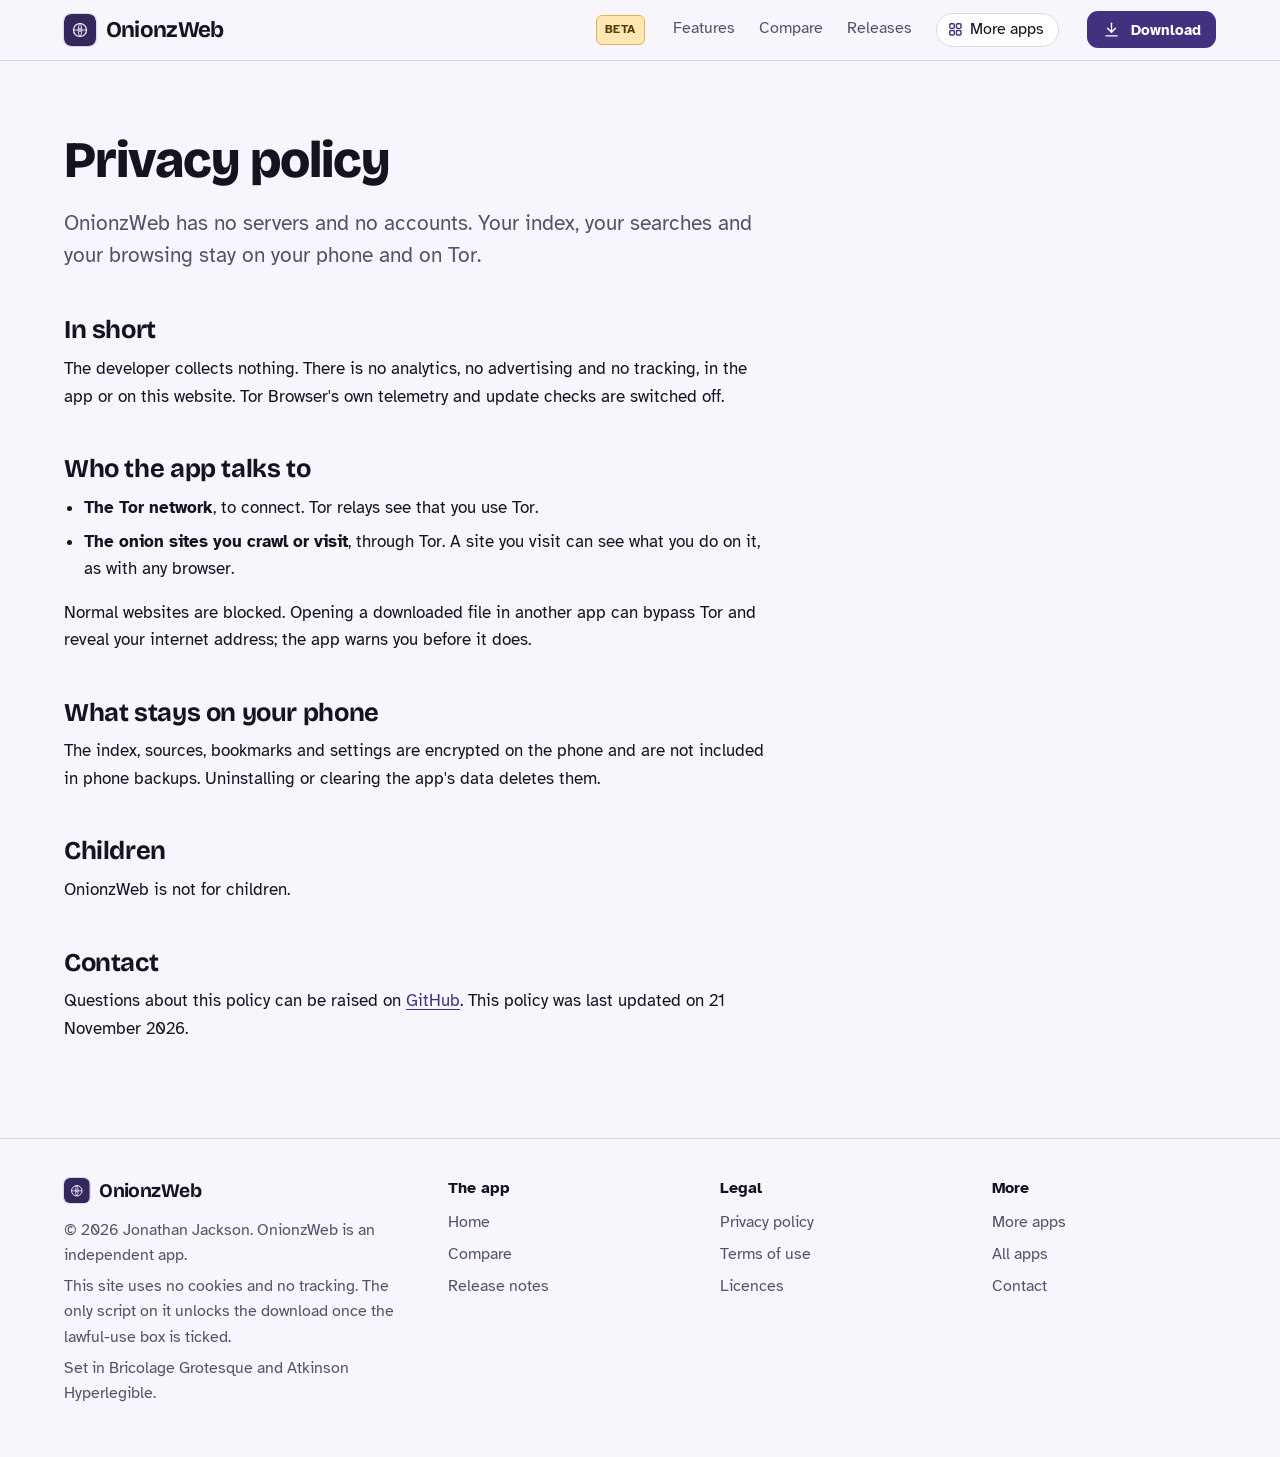
<file: privacy.html>
<!DOCTYPE html>
<html lang="en-GB">
<head>
<meta charset="utf-8">
<meta name="viewport" content="width=device-width, initial-scale=1">
<title>OnionzWeb privacy policy</title>
<meta name="description" content="What OnionzWeb does with your information: in short, it stays on your phone.">
<meta name="author" content="Jonathan Jackson">
<link rel="canonical" href="https://customgpter.github.io/onionzweb/privacy.html">
<meta name="theme-color" content="#f7f6fc" media="(prefers-color-scheme: light)">
<meta name="theme-color" content="#0c0a15" media="(prefers-color-scheme: dark)">
<meta property="og:type" content="website">
<meta property="og:site_name" content="OnionzWeb">
<meta property="og:title" content="OnionzWeb privacy policy">
<meta property="og:description" content="What OnionzWeb does with your information: in short, it stays on your phone.">
<meta property="og:url" content="https://customgpter.github.io/onionzweb/privacy.html">
<meta property="og:image" content="https://customgpter.github.io/onionzweb/assets/og.png">
<meta property="og:image:width" content="1200">
<meta property="og:image:height" content="630">
<meta property="og:image:alt" content="OnionzWeb&#x27;s home screen: a private onion index with search and the totals">
<meta property="og:locale" content="en_GB">
<meta name="twitter:card" content="summary_large_image">
<link rel="icon" href="./assets/favicon.svg" type="image/svg+xml">
<link rel="apple-touch-icon" href="./assets/apple-touch-icon.png">
<link rel="preload" href="./assets/fonts/bricolage-grotesque-latin.woff2" as="font" type="font/woff2" crossorigin>
<link rel="preload" href="./assets/fonts/atkinson-hyperlegible-latin-400-normal.woff2" as="font" type="font/woff2" crossorigin>
<link rel="stylesheet" href="./assets/site.css?v=1">
<link rel="stylesheet" href="./assets/house.css?v=1">
<link rel="stylesheet" href="./assets/apps-list.css?v=1">
<script src="./assets/apps-list.js?v=1" defer></script>
</head>
<body>
<a class="skip" href="#main">Skip to content</a>
<header class="masthead">
<div class="wrap">
<a class="brand" href="./" aria-label="OnionzWeb home"><svg viewBox="0 0 108 108" aria-hidden="true"><rect width="108" height="108" rx="24" fill="#35265e"/><circle cx="54" cy="54" r="22" fill="none" stroke="#fff" stroke-width="4"/><path d="M32 54h44M54 32c-8 8-8 36 0 44M54 32c8 8 8 36 0 44" fill="none" stroke="#fff" stroke-width="3"/><path d="M54 44c-1.5 4-6 6-6 11a6 6 0 0 0 12 0c0-5-4.5-7-6-11z" fill="#c9a7f2"/></svg><span>OnionzWeb</span></a><span class="beta-tag">Beta</span>
<nav aria-label="Main"><ul><li><a href="./#features">Features</a></li><li><a href="./compare.html">Compare</a></li><li><a href="./releases.html">Releases</a></li><li><a class="more-apps" href="./more-apps.html"><svg class="ico" viewBox="0 0 24 24" aria-hidden="true"><rect x="4" y="4" width="6.5" height="6.5" rx="1.6"/><rect x="13.5" y="4" width="6.5" height="6.5" rx="1.6"/><rect x="4" y="13.5" width="6.5" height="6.5" rx="1.6"/><rect x="13.5" y="13.5" width="6.5" height="6.5" rx="1.6"/></svg>More apps</a></li></ul></nav>
<a class="button small" href="./#download"><svg class="ico" viewBox="0 0 24 24" aria-hidden="true"><path d="M12 4v11"/><path d="M7 10.5l5 5 5-5"/><path d="M5 20h14"/></svg>Download</a>
</div>
</header>
<main id="main" class="doc">
<div class="wrap">
<div class="measure">
<h1>Privacy policy</h1>
<p class="lede">OnionzWeb has no servers and no accounts. Your index, your searches and your browsing stay on your phone and on Tor.</p>
<h2 id="short">In short</h2><p>The developer collects nothing. There is no analytics, no advertising and no tracking, in the app or on this website. Tor Browser's own telemetry and update checks are switched off.</p><h2 id="network">Who the app talks to</h2><ul><li><b>The Tor network</b>, to connect. Tor relays see that you use Tor.</li><li><b>The onion sites you crawl or visit</b>, through Tor. A site you visit can see what you do on it, as with any browser.</li></ul><p>Normal websites are blocked. Opening a downloaded file in another app can bypass Tor and reveal your internet address; the app warns you before it does.</p><h2 id="on-phone">What stays on your phone</h2><p>The index, sources, bookmarks and settings are encrypted on the phone and are not included in phone backups. Uninstalling or clearing the app's data deletes them.</p><h2 id="children">Children</h2><p>OnionzWeb is not for children.</p>
<h2 id="contact">Contact</h2>
<p>Questions about this policy can be raised on <a href="https://github.com/CustomGPTer/onionzweb/issues">GitHub</a>. This policy was last updated on 21 November 2026.</p>
</div>
</div>
</main>
<footer class="colophon">
<div class="wrap">
<div>
<a class="brand" href="./" aria-label="OnionzWeb home"><svg viewBox="0 0 108 108" aria-hidden="true"><rect width="108" height="108" rx="24" fill="#35265e"/><circle cx="54" cy="54" r="22" fill="none" stroke="#fff" stroke-width="4"/><path d="M32 54h44M54 32c-8 8-8 36 0 44M54 32c8 8 8 36 0 44" fill="none" stroke="#fff" stroke-width="3"/><path d="M54 44c-1.5 4-6 6-6 11a6 6 0 0 0 12 0c0-5-4.5-7-6-11z" fill="#c9a7f2"/></svg><span>OnionzWeb</span></a>
<p>&copy; 2026 Jonathan Jackson. OnionzWeb is an independent app.</p>
<p>This site uses no cookies and no tracking. The only script on it unlocks the download once the lawful-use box is ticked.</p>
<p>Set in Bricolage Grotesque and Atkinson Hyperlegible.</p>
</div>
<nav aria-label="The app"><h2>The app</h2><ul>
<li><a href="./">Home</a></li>
<li><a href="./compare.html">Compare</a></li>
<li><a href="./releases.html">Release notes</a></li>

</ul></nav>
<nav aria-label="Legal"><h2>Legal</h2><ul>
<li><a href="./privacy.html">Privacy policy</a></li>
<li><a href="./terms.html">Terms of use</a></li>
<li><a href="./licences.html">Licences</a></li>
</ul></nav>
<nav aria-label="More"><h2>More</h2><ul>
<li><a href="./more-apps.html">More apps</a></li>
<li><a href="https://customgpter.github.io/">All apps</a></li>
<li><a href="https://github.com/CustomGPTer/onionzweb/issues">Contact</a></li>
</ul></nav>
</div>
</footer>
</body>
</html>
</file>
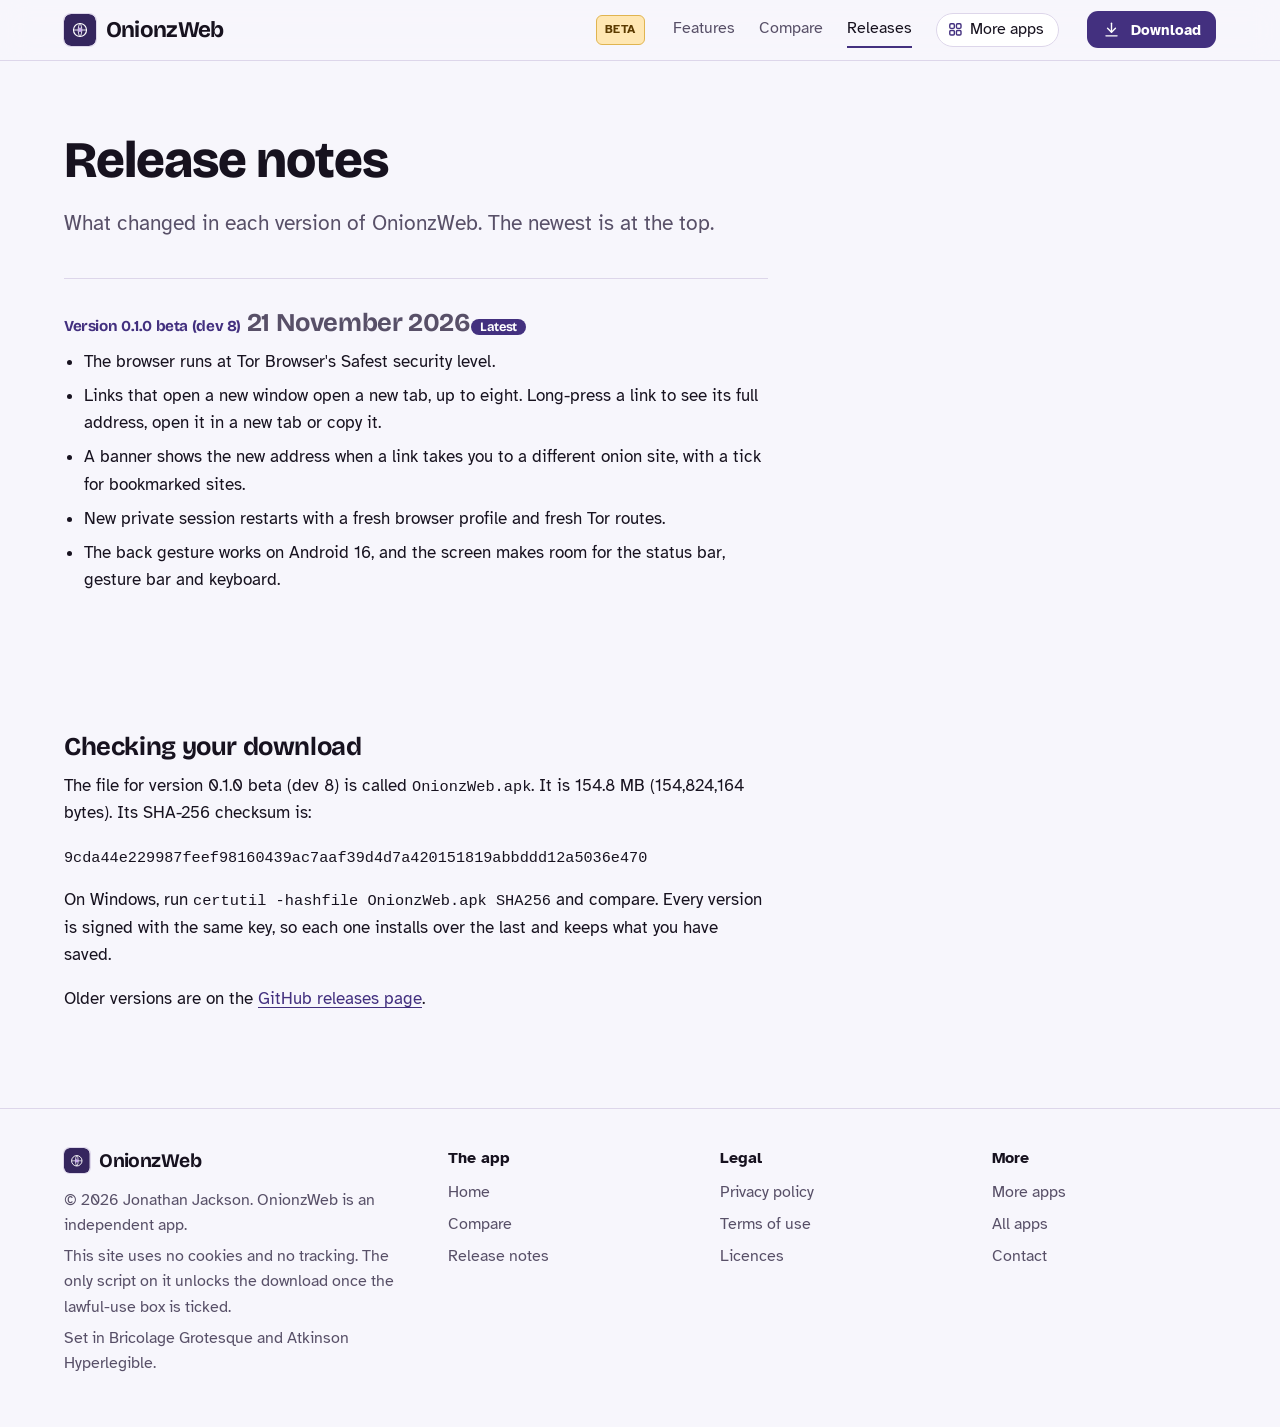
<file: releases.html>
<!DOCTYPE html>
<html lang="en-GB">
<head>
<meta charset="utf-8">
<meta name="viewport" content="width=device-width, initial-scale=1">
<title>OnionzWeb release notes</title>
<meta name="description" content="What changed in each version of OnionzWeb, with the file size and checksum to check your download.">
<meta name="author" content="Jonathan Jackson">
<link rel="canonical" href="https://customgpter.github.io/onionzweb/releases.html">
<meta name="theme-color" content="#f7f6fc" media="(prefers-color-scheme: light)">
<meta name="theme-color" content="#0c0a15" media="(prefers-color-scheme: dark)">
<meta property="og:type" content="website">
<meta property="og:site_name" content="OnionzWeb">
<meta property="og:title" content="OnionzWeb release notes">
<meta property="og:description" content="What changed in each version of OnionzWeb, with the file size and checksum to check your download.">
<meta property="og:url" content="https://customgpter.github.io/onionzweb/releases.html">
<meta property="og:image" content="https://customgpter.github.io/onionzweb/assets/og.png">
<meta property="og:image:width" content="1200">
<meta property="og:image:height" content="630">
<meta property="og:image:alt" content="OnionzWeb&#x27;s home screen: a private onion index with search and the totals">
<meta property="og:locale" content="en_GB">
<meta name="twitter:card" content="summary_large_image">
<link rel="icon" href="./assets/favicon.svg" type="image/svg+xml">
<link rel="apple-touch-icon" href="./assets/apple-touch-icon.png">
<link rel="preload" href="./assets/fonts/bricolage-grotesque-latin.woff2" as="font" type="font/woff2" crossorigin>
<link rel="preload" href="./assets/fonts/atkinson-hyperlegible-latin-400-normal.woff2" as="font" type="font/woff2" crossorigin>
<link rel="stylesheet" href="./assets/site.css?v=1">
<link rel="stylesheet" href="./assets/house.css?v=1">
<link rel="stylesheet" href="./assets/apps-list.css?v=1">
<script src="./assets/apps-list.js?v=1" defer></script>
</head>
<body>
<a class="skip" href="#main">Skip to content</a>
<header class="masthead">
<div class="wrap">
<a class="brand" href="./" aria-label="OnionzWeb home"><svg viewBox="0 0 108 108" aria-hidden="true"><rect width="108" height="108" rx="24" fill="#35265e"/><circle cx="54" cy="54" r="22" fill="none" stroke="#fff" stroke-width="4"/><path d="M32 54h44M54 32c-8 8-8 36 0 44M54 32c8 8 8 36 0 44" fill="none" stroke="#fff" stroke-width="3"/><path d="M54 44c-1.5 4-6 6-6 11a6 6 0 0 0 12 0c0-5-4.5-7-6-11z" fill="#c9a7f2"/></svg><span>OnionzWeb</span></a><span class="beta-tag">Beta</span>
<nav aria-label="Main"><ul><li><a href="./#features">Features</a></li><li><a href="./compare.html">Compare</a></li><li><a href="./releases.html" aria-current="page">Releases</a></li><li><a class="more-apps" href="./more-apps.html"><svg class="ico" viewBox="0 0 24 24" aria-hidden="true"><rect x="4" y="4" width="6.5" height="6.5" rx="1.6"/><rect x="13.5" y="4" width="6.5" height="6.5" rx="1.6"/><rect x="4" y="13.5" width="6.5" height="6.5" rx="1.6"/><rect x="13.5" y="13.5" width="6.5" height="6.5" rx="1.6"/></svg>More apps</a></li></ul></nav>
<a class="button small" href="./#download"><svg class="ico" viewBox="0 0 24 24" aria-hidden="true"><path d="M12 4v11"/><path d="M7 10.5l5 5 5-5"/><path d="M5 20h14"/></svg>Download</a>
</div>
</header>
<main id="main" class="doc">
<div class="wrap">
<div class="measure">
<h1>Release notes</h1>
<p class="lede">What changed in each version of OnionzWeb. The newest is at the top.</p>
<section class="release" id="v0.1.0 beta (dev 8)"><h2><span class="ver">Version 0.1.0 beta (dev 8)</span> <span class="when">21 November 2026</span><span class="tag">Latest</span></h2><ul><li>The browser runs at Tor Browser's Safest security level.</li><li>Links that open a new window open a new tab, up to eight. Long-press a link to see its full address, open it in a new tab or copy it.</li><li>A banner shows the new address when a link takes you to a different onion site, with a tick for bookmarked sites.</li><li>New private session restarts with a fresh browser profile and fresh Tor routes.</li><li>The back gesture works on Android 16, and the screen makes room for the status bar, gesture bar and keyboard.</li></ul></section>
<h2 id="checking">Checking your download</h2>
<p>The file for version 0.1.0 beta (dev 8) is called <code>OnionzWeb.apk</code>. It is 154.8 MB (154,824,164 bytes). Its SHA-256 checksum is:</p>
<p><code class="sum">9cda44e229987feef98160439ac7aaf39d4d7a420151819abbddd12a5036e470</code></p>
<p>On Windows, run <code>certutil -hashfile OnionzWeb.apk SHA256</code> and compare. Every version is signed with the same key, so each one installs over the last and keeps what you have saved.</p>
<p>Older versions are on the <a href="https://github.com/CustomGPTer/onionzweb/releases">GitHub releases page</a>.</p>
</div>
</div>
</main>
<footer class="colophon">
<div class="wrap">
<div>
<a class="brand" href="./" aria-label="OnionzWeb home"><svg viewBox="0 0 108 108" aria-hidden="true"><rect width="108" height="108" rx="24" fill="#35265e"/><circle cx="54" cy="54" r="22" fill="none" stroke="#fff" stroke-width="4"/><path d="M32 54h44M54 32c-8 8-8 36 0 44M54 32c8 8 8 36 0 44" fill="none" stroke="#fff" stroke-width="3"/><path d="M54 44c-1.5 4-6 6-6 11a6 6 0 0 0 12 0c0-5-4.5-7-6-11z" fill="#c9a7f2"/></svg><span>OnionzWeb</span></a>
<p>&copy; 2026 Jonathan Jackson. OnionzWeb is an independent app.</p>
<p>This site uses no cookies and no tracking. The only script on it unlocks the download once the lawful-use box is ticked.</p>
<p>Set in Bricolage Grotesque and Atkinson Hyperlegible.</p>
</div>
<nav aria-label="The app"><h2>The app</h2><ul>
<li><a href="./">Home</a></li>
<li><a href="./compare.html">Compare</a></li>
<li><a href="./releases.html">Release notes</a></li>

</ul></nav>
<nav aria-label="Legal"><h2>Legal</h2><ul>
<li><a href="./privacy.html">Privacy policy</a></li>
<li><a href="./terms.html">Terms of use</a></li>
<li><a href="./licences.html">Licences</a></li>
</ul></nav>
<nav aria-label="More"><h2>More</h2><ul>
<li><a href="./more-apps.html">More apps</a></li>
<li><a href="https://customgpter.github.io/">All apps</a></li>
<li><a href="https://github.com/CustomGPTer/onionzweb/issues">Contact</a></li>
</ul></nav>
</div>
</footer>
</body>
</html>
</file>
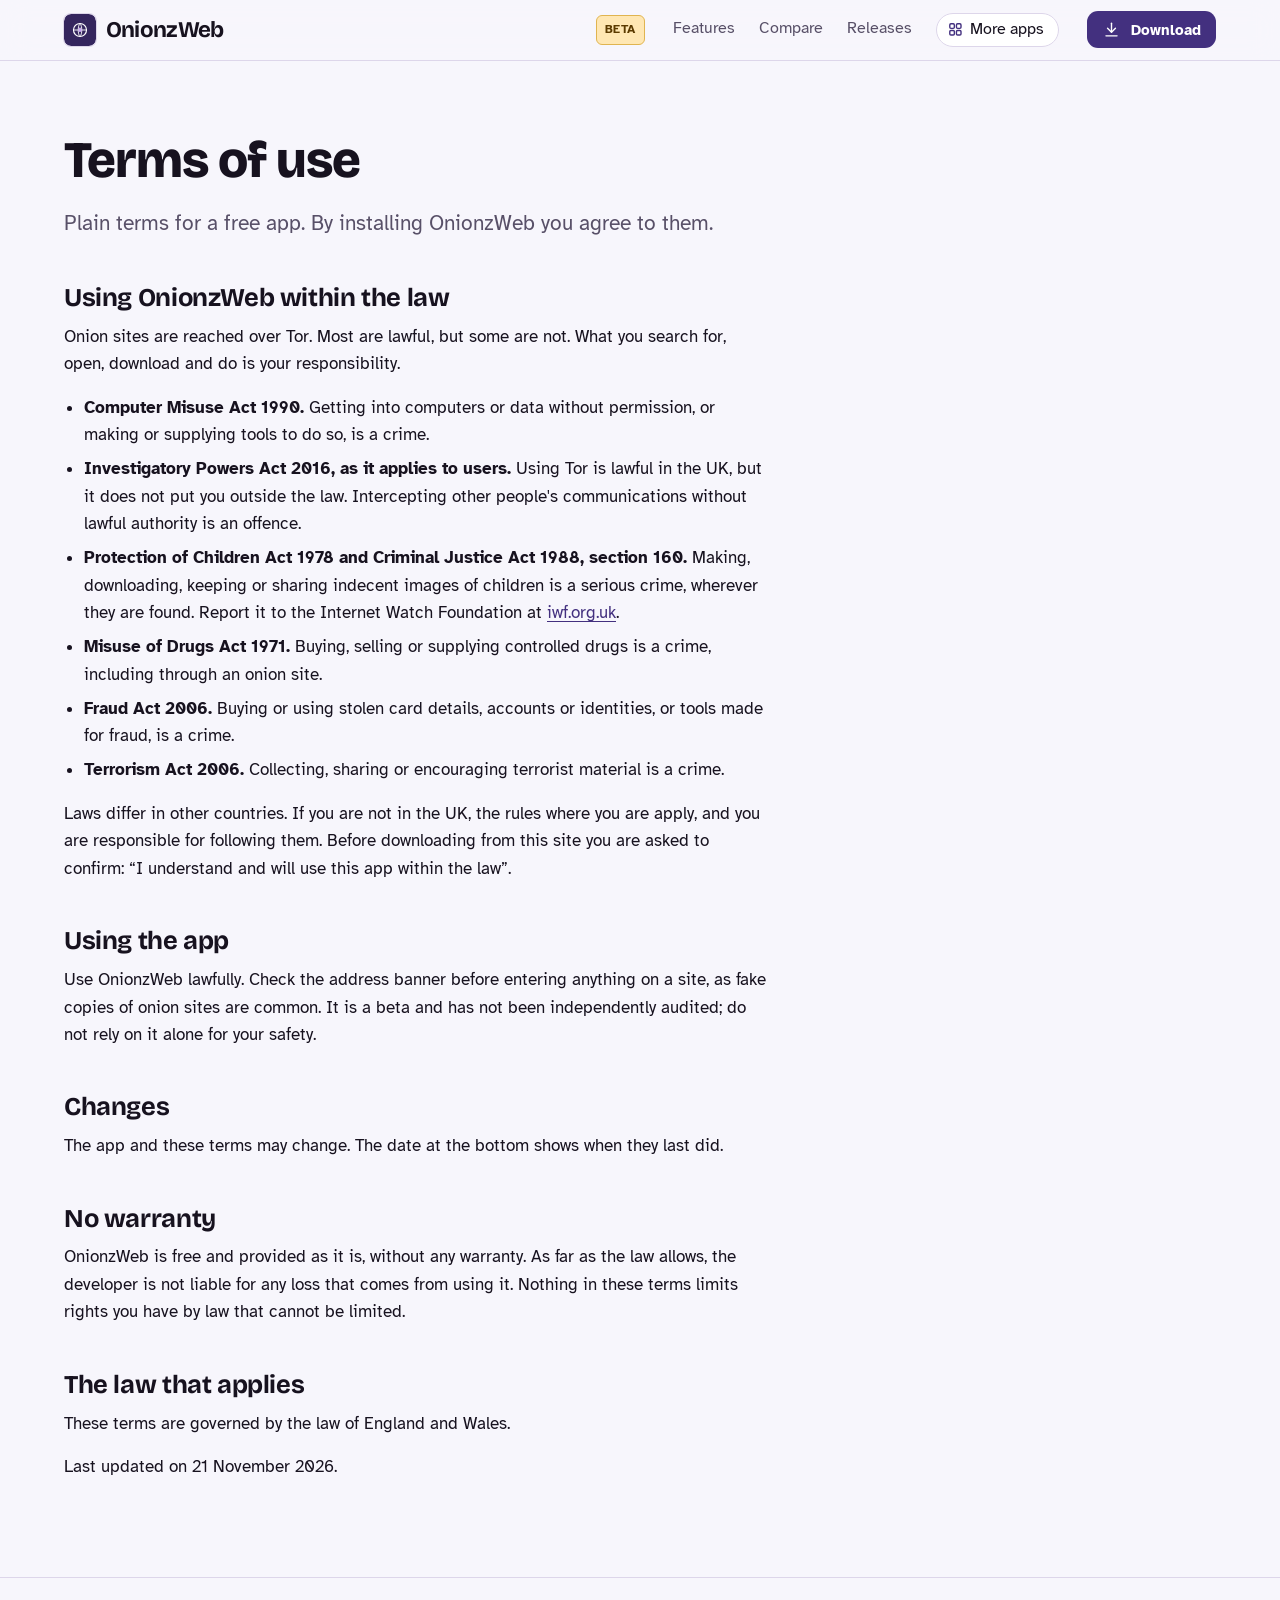
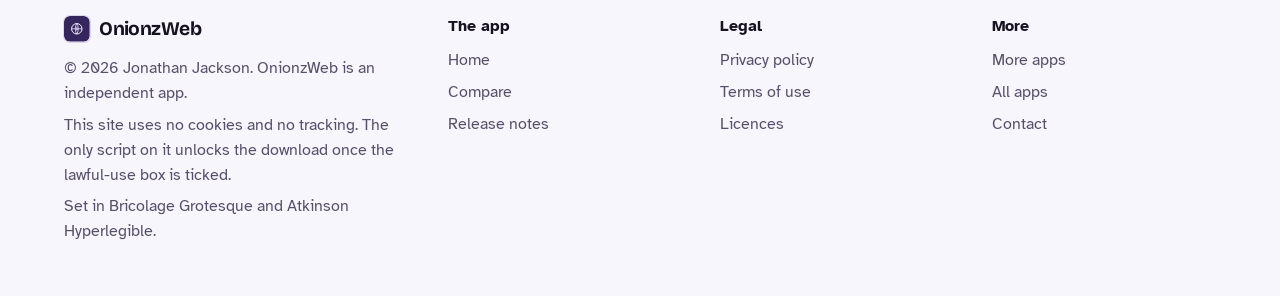
<file: terms.html>
<!DOCTYPE html>
<html lang="en-GB">
<head>
<meta charset="utf-8">
<meta name="viewport" content="width=device-width, initial-scale=1">
<title>OnionzWeb terms of use</title>
<meta name="description" content="The terms for using OnionzWeb, including using it within the law.">
<meta name="author" content="Jonathan Jackson">
<link rel="canonical" href="https://customgpter.github.io/onionzweb/terms.html">
<meta name="theme-color" content="#f7f6fc" media="(prefers-color-scheme: light)">
<meta name="theme-color" content="#0c0a15" media="(prefers-color-scheme: dark)">
<meta property="og:type" content="website">
<meta property="og:site_name" content="OnionzWeb">
<meta property="og:title" content="OnionzWeb terms of use">
<meta property="og:description" content="The terms for using OnionzWeb, including using it within the law.">
<meta property="og:url" content="https://customgpter.github.io/onionzweb/terms.html">
<meta property="og:image" content="https://customgpter.github.io/onionzweb/assets/og.png">
<meta property="og:image:width" content="1200">
<meta property="og:image:height" content="630">
<meta property="og:image:alt" content="OnionzWeb&#x27;s home screen: a private onion index with search and the totals">
<meta property="og:locale" content="en_GB">
<meta name="twitter:card" content="summary_large_image">
<link rel="icon" href="./assets/favicon.svg" type="image/svg+xml">
<link rel="apple-touch-icon" href="./assets/apple-touch-icon.png">
<link rel="preload" href="./assets/fonts/bricolage-grotesque-latin.woff2" as="font" type="font/woff2" crossorigin>
<link rel="preload" href="./assets/fonts/atkinson-hyperlegible-latin-400-normal.woff2" as="font" type="font/woff2" crossorigin>
<link rel="stylesheet" href="./assets/site.css?v=1">
<link rel="stylesheet" href="./assets/house.css?v=1">
<link rel="stylesheet" href="./assets/apps-list.css?v=1">
<script src="./assets/apps-list.js?v=1" defer></script>
</head>
<body>
<a class="skip" href="#main">Skip to content</a>
<header class="masthead">
<div class="wrap">
<a class="brand" href="./" aria-label="OnionzWeb home"><svg viewBox="0 0 108 108" aria-hidden="true"><rect width="108" height="108" rx="24" fill="#35265e"/><circle cx="54" cy="54" r="22" fill="none" stroke="#fff" stroke-width="4"/><path d="M32 54h44M54 32c-8 8-8 36 0 44M54 32c8 8 8 36 0 44" fill="none" stroke="#fff" stroke-width="3"/><path d="M54 44c-1.5 4-6 6-6 11a6 6 0 0 0 12 0c0-5-4.5-7-6-11z" fill="#c9a7f2"/></svg><span>OnionzWeb</span></a><span class="beta-tag">Beta</span>
<nav aria-label="Main"><ul><li><a href="./#features">Features</a></li><li><a href="./compare.html">Compare</a></li><li><a href="./releases.html">Releases</a></li><li><a class="more-apps" href="./more-apps.html"><svg class="ico" viewBox="0 0 24 24" aria-hidden="true"><rect x="4" y="4" width="6.5" height="6.5" rx="1.6"/><rect x="13.5" y="4" width="6.5" height="6.5" rx="1.6"/><rect x="4" y="13.5" width="6.5" height="6.5" rx="1.6"/><rect x="13.5" y="13.5" width="6.5" height="6.5" rx="1.6"/></svg>More apps</a></li></ul></nav>
<a class="button small" href="./#download"><svg class="ico" viewBox="0 0 24 24" aria-hidden="true"><path d="M12 4v11"/><path d="M7 10.5l5 5 5-5"/><path d="M5 20h14"/></svg>Download</a>
</div>
</header>
<main id="main" class="doc">
<div class="wrap">
<div class="measure">
<h1>Terms of use</h1>
<p class="lede">Plain terms for a free app. By installing OnionzWeb you agree to them.</p>
<h2 id="law">Using OnionzWeb within the law</h2><p>Onion sites are reached over Tor. Most are lawful, but some are not. What you search for, open, download and do is your responsibility.</p><ul><li><b>Computer Misuse Act 1990.</b> Getting into computers or data without permission, or making or supplying tools to do so, is a crime.</li><li><b>Investigatory Powers Act 2016, as it applies to users.</b> Using Tor is lawful in the UK, but it does not put you outside the law. Intercepting other people's communications without lawful authority is an offence.</li><li><b>Protection of Children Act 1978 and Criminal Justice Act 1988, section 160.</b> Making, downloading, keeping or sharing indecent images of children is a serious crime, wherever they are found. Report it to the Internet Watch Foundation at <a href="https://www.iwf.org.uk">iwf.org.uk</a>.</li><li><b>Misuse of Drugs Act 1971.</b> Buying, selling or supplying controlled drugs is a crime, including through an onion site.</li><li><b>Fraud Act 2006.</b> Buying or using stolen card details, accounts or identities, or tools made for fraud, is a crime.</li><li><b>Terrorism Act 2006.</b> Collecting, sharing or encouraging terrorist material is a crime.</li></ul><p>Laws differ in other countries. If you are not in the UK, the rules where you are apply, and you are responsible for following them. Before downloading from this site you are asked to confirm: &ldquo;I understand and will use this app within the law&rdquo;.</p><h2 id="use">Using the app</h2><p>Use OnionzWeb lawfully. Check the address banner before entering anything on a site, as fake copies of onion sites are common. It is a beta and has not been independently audited; do not rely on it alone for your safety.</p><h2 id="changes">Changes</h2><p>The app and these terms may change. The date at the bottom shows when they last did.</p>
<h2 id="no-warranty">No warranty</h2>
<p>OnionzWeb is free and provided as it is, without any warranty. As far as the law allows, the developer is not liable for any loss that comes from using it. Nothing in these terms limits rights you have by law that cannot be limited.</p>
<h2 id="governing">The law that applies</h2>
<p>These terms are governed by the law of England and Wales.</p>
<p>Last updated on 21 November 2026.</p>
</div>
</div>
</main>
<footer class="colophon">
<div class="wrap">
<div>
<a class="brand" href="./" aria-label="OnionzWeb home"><svg viewBox="0 0 108 108" aria-hidden="true"><rect width="108" height="108" rx="24" fill="#35265e"/><circle cx="54" cy="54" r="22" fill="none" stroke="#fff" stroke-width="4"/><path d="M32 54h44M54 32c-8 8-8 36 0 44M54 32c8 8 8 36 0 44" fill="none" stroke="#fff" stroke-width="3"/><path d="M54 44c-1.5 4-6 6-6 11a6 6 0 0 0 12 0c0-5-4.5-7-6-11z" fill="#c9a7f2"/></svg><span>OnionzWeb</span></a>
<p>&copy; 2026 Jonathan Jackson. OnionzWeb is an independent app.</p>
<p>This site uses no cookies and no tracking. The only script on it unlocks the download once the lawful-use box is ticked.</p>
<p>Set in Bricolage Grotesque and Atkinson Hyperlegible.</p>
</div>
<nav aria-label="The app"><h2>The app</h2><ul>
<li><a href="./">Home</a></li>
<li><a href="./compare.html">Compare</a></li>
<li><a href="./releases.html">Release notes</a></li>

</ul></nav>
<nav aria-label="Legal"><h2>Legal</h2><ul>
<li><a href="./privacy.html">Privacy policy</a></li>
<li><a href="./terms.html">Terms of use</a></li>
<li><a href="./licences.html">Licences</a></li>
</ul></nav>
<nav aria-label="More"><h2>More</h2><ul>
<li><a href="./more-apps.html">More apps</a></li>
<li><a href="https://customgpter.github.io/">All apps</a></li>
<li><a href="https://github.com/CustomGPTer/onionzweb/issues">Contact</a></li>
</ul></nav>
</div>
</footer>
</body>
</html>
</file>
<file: assets/site.css>
@font-face{font-family:"Bricolage Grotesque";src:url("fonts/bricolage-grotesque-latin.woff2") format("woff2");font-weight:200 800;font-style:normal;font-display:swap}
@font-face{font-family:"Atkinson Hyperlegible";src:url("fonts/atkinson-hyperlegible-latin-400-normal.woff2") format("woff2");font-weight:400;font-style:normal;font-display:swap}
@font-face{font-family:"Atkinson Hyperlegible";src:url("fonts/atkinson-hyperlegible-latin-700-normal.woff2") format("woff2");font-weight:700;font-style:normal;font-display:swap}

/* Daylight page, night-time camera. The lamp colour is kept for the one thing to press and for what the camera has seen. */
:root{
  --page:#f2f5f9; --panel:#ffffff; --raised:#e8edf3; --ink:#0d1a2b; --soft:#465468; --rule:#d2dae4;
  --accent:#0a6a55; --accent-ink:#ffffff; --warn:#8a5200; --rec:#d3302f;
  --lamp:#ffb347; --lamp-ink:#231400; --lamp-text:#8a5200;
  --night:#09111e; --night-2:#111d30; --night-3:#1a2a43; --night-ink:#eaf0f8; --night-soft:#9fb0c7; --night-rule:#24364f; --iris:#55d6ab;
  --display:"Bricolage Grotesque","Atkinson Hyperlegible",system-ui,sans-serif;
  --sans:"Atkinson Hyperlegible",system-ui,-apple-system,"Segoe UI",Roboto,sans-serif;
  --mono:ui-monospace,SFMono-Regular,Menlo,Consolas,"Liberation Mono",monospace;
  color-scheme:light dark;
}
@media (prefers-color-scheme:dark){
  :root{--page:#0a111b; --panel:#111a27; --raised:#182434; --ink:#e9eef5; --soft:#a0aec0; --rule:#243247;
    --accent:#55d6ab; --accent-ink:#00281d; --warn:#ffb347; --rec:#ff6163; --lamp-text:#ffb347}
}

*,*::before,*::after{box-sizing:border-box}
html{-webkit-text-size-adjust:100%;scroll-behavior:smooth;scroll-padding-top:5.5rem}
@media (prefers-reduced-motion:reduce){html{scroll-behavior:auto}}
body{margin:0;background:var(--page);color:var(--ink);font:400 1.0625rem/1.62 var(--sans);text-rendering:optimizeLegibility;-webkit-font-smoothing:antialiased}
img,svg{max-width:100%;display:block}
a{color:var(--accent);text-decoration-thickness:.07em;text-underline-offset:.2em}
a:hover{text-decoration-thickness:.13em}
:focus-visible{outline:3px solid var(--lamp);outline-offset:3px;border-radius:6px}
code{font:.9em/1 var(--mono);overflow-wrap:anywhere}
h1,h2,h3{font-family:var(--display);font-weight:700;letter-spacing:-.015em;line-height:1.08;margin:0;text-wrap:balance}
p{margin:0 0 1rem}
.skip{position:absolute;left:-999px;top:0;background:var(--ink);color:var(--page);padding:.6rem 1rem;z-index:30;border-radius:0 0 8px 0}
.skip:focus{left:0}
.sr{position:absolute;width:1px;height:1px;overflow:hidden;clip-path:inset(50%);white-space:nowrap}
.wrap{width:min(72rem,100% - 2.5rem);margin-inline:auto}
.measure{max-width:44rem}
.ico{width:1.25em;height:1.25em;flex:none;fill:none;stroke:currentColor;stroke-width:1.75;stroke-linecap:round;stroke-linejoin:round}

/* ---------- masthead */
.masthead{position:sticky;top:0;z-index:20;background:color-mix(in srgb,var(--page) 88%,transparent);-webkit-backdrop-filter:blur(14px) saturate(1.3);backdrop-filter:blur(14px) saturate(1.3);border-bottom:1px solid var(--rule)}
.masthead .wrap{display:flex;flex-wrap:wrap;align-items:center;gap:.35rem 1.75rem;padding-block:.7rem}
.brand{display:inline-flex;align-items:center;gap:.6rem;font:700 1.4rem/1 var(--display);letter-spacing:-.03em;color:var(--ink);text-decoration:none;margin-right:auto}
.brand svg{width:2rem;height:2rem;flex:none;border-radius:.5rem;box-shadow:0 0 0 1px var(--rule)}
.masthead nav ul{display:flex;flex-wrap:wrap;align-items:center;gap:.15rem 1.5rem;list-style:none;margin:0;padding:0;font-size:1rem;line-height:1.3}
.masthead nav a{display:inline-flex;align-items:center;gap:.4rem;color:var(--soft);text-decoration:none;padding-block:.45rem;border-bottom:2px solid transparent}
.masthead nav a:hover{color:var(--ink)}
.masthead nav a[aria-current="page"]{color:var(--ink);border-bottom-color:var(--lamp)}
.masthead nav a.more-apps{color:var(--ink);border:1px solid var(--rule);border-radius:999px;padding:.34rem .85rem .34rem .65rem;background:var(--panel)}
.masthead nav a.more-apps .ico{width:1.05em;height:1.05em;color:var(--accent);stroke-width:2}
.masthead nav a.more-apps:hover,.masthead nav a.more-apps[aria-current="page"]{border-color:var(--accent)}
.button{display:inline-flex;align-items:center;gap:.6rem;background:var(--lamp);color:var(--lamp-ink);font:700 1.08rem/1.2 var(--sans);text-decoration:none;padding:.95rem 1.5rem;border-radius:14px;box-shadow:0 1px 0 rgba(255,255,255,.45) inset,0 12px 24px -14px rgba(138,82,0,.9)}
.button:hover{background:#ffc56e}
.button:active{transform:translateY(1px)}
.button.small{font-size:.95rem;padding:.55rem .95rem;border-radius:11px;box-shadow:none}
.button.quiet{background:none;box-shadow:none;border:1px solid var(--rule);color:var(--ink)}
.button.quiet:hover{border-color:var(--ink);background:none}
@media (max-width:52rem){
  .masthead nav{order:3;flex:1 0 100%}
  .masthead nav ul{gap:.1rem .85rem;font-size:.95rem}
  .masthead nav .wide{display:none}
}
@media (max-width:24rem){.masthead nav a.more-apps .ico{display:none}.masthead nav a.more-apps{padding-inline:.7rem}}

/* ---------- hero */
.hero{padding-block:clamp(2.2rem,6vw,4.75rem) clamp(2.5rem,6vw,4.5rem);overflow:hidden}
.hero-grid{display:grid;gap:clamp(2.25rem,5vw,4rem);align-items:center}
@media (min-width:62rem){.hero-grid{grid-template-columns:minmax(0,11fr) minmax(0,10fr)}}
.hero h1{font-size:clamp(2.6rem,6vw,4.25rem);font-weight:800;line-height:1;letter-spacing:-.022em;margin-bottom:1.5rem}
.lede{font-size:clamp(1.14rem,2vw,1.3rem);line-height:1.55;color:var(--soft);margin:0 0 1rem;max-width:34rem}
.get{display:flex;flex-wrap:wrap;align-items:center;gap:.9rem 1.5rem;margin:1.8rem 0 1.1rem}
.get .aside{font-weight:700;color:var(--ink)}
.facts{font-size:.98rem;line-height:1.5;color:var(--soft);margin:0 0 .5rem;max-width:36rem}
.pills{display:flex;flex-wrap:wrap;gap:.45rem;list-style:none;margin:0 0 1rem;padding:0;font-size:.95rem}
.pills li{border:1px solid var(--rule);border-radius:999px;padding:.22rem .8rem;background:var(--panel);color:var(--soft)}

/* the monitor: the camera's view, the day beneath it, and the alert it sends */
.monitor{position:relative;max-width:36rem;margin-inline:auto;width:100%;padding-bottom:3.1rem}
@media (min-width:62rem){.monitor{margin-inline:auto 0}}
.screen{position:relative;background:var(--night);border-radius:22px;padding:.6rem;box-shadow:0 0 0 1px var(--night-rule),0 30px 60px -30px rgba(9,17,30,.75)}
.cam{position:relative;border-radius:15px;overflow:hidden;aspect-ratio:16/10;background:#0b1626}
.cam svg{width:100%;height:100%}
.cam text{font:700 15px var(--sans);fill:#231400}
.hud{position:absolute;display:inline-flex;align-items:center;gap:.4rem;font:700 .76rem/1 var(--sans);color:var(--night-ink);background:rgba(6,12,22,.62);border-radius:999px;padding:.38rem .65rem;letter-spacing:.01em}
.hud i{width:.5rem;height:.5rem;border-radius:50%;background:var(--iris)}
.hud.watching{left:.7rem;top:.7rem}
.hud.rec{right:.7rem;top:.7rem}
.hud.rec i{background:#ff5a5c}
.hud.stamp{left:.7rem;bottom:.7rem;font:400 .74rem/1 var(--mono);border-radius:6px;color:#d5deea}
.hud.place{right:.7rem;bottom:.7rem;border-radius:6px;font-weight:400;color:#d5deea}
.day{padding:.85rem .55rem 2rem;color:var(--night-soft);font-size:.8rem;line-height:1.2}
.day-head{display:flex;justify-content:space-between;margin-bottom:.6rem}
.day-head b{color:var(--night-ink)}
.track{position:relative;height:1.5rem;border-radius:7px;background:repeating-linear-gradient(90deg,var(--night-3) 0 1px,transparent 1px calc(100% / 24)),var(--night-2);box-shadow:inset 0 0 0 1px var(--night-rule)}
.ev{position:absolute;top:3px;bottom:3px;width:max(5px,1.1%);border-radius:3px;background:var(--iris);left:var(--at)}
.ev.seen{background:var(--lamp)}
.now{position:absolute;top:-4px;bottom:-4px;left:var(--at);width:2px;background:var(--night-ink);border-radius:2px}
.hours{display:flex;justify-content:space-between;margin-top:.4rem;font-size:.72rem}
.alert{position:absolute;right:-.4rem;bottom:0;display:flex;align-items:center;gap:.75rem;width:min(19rem,88%);background:var(--panel);color:var(--ink);border:1px solid var(--rule);border-radius:16px;padding:.65rem .8rem;box-shadow:0 18px 36px -18px rgba(9,17,30,.55)}
.alert .thumb{flex:none;width:3.1rem;height:3.1rem;border-radius:10px;background:linear-gradient(160deg,#16263d,#0b1626);position:relative;overflow:hidden}
.alert .thumb::before{content:"";position:absolute;left:50%;bottom:0;width:38%;height:62%;translate:-50% 0;border-radius:40% 40% 0 0;background:#6f86a6}
.alert .thumb::after{content:"";position:absolute;left:50%;top:14%;width:26%;aspect-ratio:1;translate:-50% 0;border-radius:50%;background:#8ea4c2}
.alert b{display:block;font-size:.98rem;line-height:1.25}
.alert span{display:block;font-size:.86rem;color:var(--soft);line-height:1.3}
.alert .dot{flex:none;width:.6rem;height:.6rem;border-radius:50%;background:var(--lamp);margin-left:auto;box-shadow:0 0 0 4px color-mix(in srgb,var(--lamp) 25%,transparent)}
@media (max-width:26rem){.alert{right:0}}
@media (prefers-reduced-motion:no-preference){
  .cam .spill{animation:vg-in .9s ease-out .25s both}
  .cam .who{animation:vg-step .9s cubic-bezier(.2,.8,.25,1) .9s both}
  .cam .mark{animation:vg-lock .45s cubic-bezier(.3,1.4,.5,1) 1.7s both;transform-box:fill-box;transform-origin:center}
  .hud.rec{animation:vg-in .3s ease-out 2.05s both}
  .hud.rec i{animation:vg-blink 1.2s steps(2,jump-none) 2.3s 4}
  .ev.seen,.now{animation:vg-pop .4s cubic-bezier(.3,1.5,.5,1) 2.4s both}
  .alert{animation:vg-rise .6s cubic-bezier(.2,.8,.25,1) 2.9s both}
  @keyframes vg-in{from{opacity:0}to{opacity:1}}
  @keyframes vg-step{from{opacity:0;transform:translateX(18px)}to{opacity:1;transform:none}}
  @keyframes vg-lock{from{opacity:0;transform:scale(1.12)}to{opacity:1;transform:none}}
  @keyframes vg-blink{from{opacity:1}to{opacity:.25}}
  @keyframes vg-pop{from{opacity:0;transform:scaleY(.2)}to{opacity:1;transform:none}}
  @keyframes vg-rise{from{opacity:0;transform:translateY(14px)}to{opacity:1;transform:none}}
}

/* ---------- sections */
section{padding-block:clamp(3rem,7vw,5.5rem)}
section + section{border-top:1px solid var(--rule)}
h2{font-size:clamp(1.8rem,3.6vw,2.6rem);margin-bottom:.9rem}
h3{font:700 1.1rem/1.3 var(--sans);letter-spacing:0;margin:0 0 .3rem}
.intro{color:var(--soft);max-width:40rem;margin-bottom:2.2rem;font-size:1.1rem}

.promises{padding-block:0;border-block:1px solid var(--rule);background:var(--panel)}
.promises ul{list-style:none;margin:0;padding:0;display:grid;grid-template-columns:repeat(auto-fit,minmax(min(100%,14rem),1fr))}
.promises li{display:flex;gap:.8rem;align-items:flex-start;padding:1.4rem 1.5rem 1.4rem 0}
.promises .ico{width:1.6rem;height:1.6rem;color:var(--accent);margin-top:.1rem}
.promises b{display:block;line-height:1.3}
.promises span{color:var(--soft);font-size:.96rem;line-height:1.45;display:block}
.hero + .promises{border-top:1px solid var(--rule)}

.steps{list-style:none;counter-reset:s;margin:0;padding:0;display:grid;gap:1.25rem}
@media (min-width:52rem){.steps{grid-template-columns:repeat(3,minmax(0,1fr))}}
.steps li{counter-increment:s;background:var(--panel);border:1px solid var(--rule);border-radius:18px;padding:1.4rem 1.4rem 1.5rem}
.steps li::before{content:counter(s);display:grid;place-items:center;width:2rem;height:2rem;border-radius:50%;background:var(--ink);color:var(--page);font:700 1rem/1 var(--display);margin-bottom:1rem}
.steps p{margin:0;color:var(--soft)}

.notices{display:grid;gap:1.25rem}
@media (min-width:52rem){.notices{grid-template-columns:repeat(2,minmax(0,1fr))}}
.sense{background:var(--night);color:var(--night-ink);border-radius:20px;padding:1.5rem 1.5rem 1.6rem;box-shadow:0 0 0 1px var(--night-rule)}
.sense h3{font:700 1.35rem/1.2 var(--display);letter-spacing:-.02em;margin-bottom:.35rem}
.sense p{color:var(--night-soft);margin-bottom:1.1rem}
.chips{display:flex;flex-wrap:wrap;gap:.5rem;list-style:none;margin:0;padding:0}
.chips li{display:inline-flex;align-items:center;gap:.45rem;border:1px solid var(--night-rule);background:var(--night-2);border-radius:10px;padding:.42rem .75rem .42rem .6rem;font-size:.98rem;line-height:1.2}
.chips .ico{color:var(--lamp)}

.groups{display:grid;gap:0}
.group{display:grid;gap:.4rem 3rem;padding-block:1.6rem;border-top:1px solid var(--rule)}
.group:last-child{border-bottom:1px solid var(--rule)}
@media (min-width:56rem){.group{grid-template-columns:13rem minmax(0,1fr)}}
.group > h3{font:700 1.3rem/1.2 var(--display);letter-spacing:-.02em;color:var(--ink)}
.group dl{margin:0;display:grid;gap:1.1rem 2.5rem}
@media (min-width:40rem){.group dl{grid-template-columns:repeat(2,minmax(0,1fr))}}
.group dt{font-weight:700;line-height:1.35}
.group dd{margin:.2rem 0 0;color:var(--soft)}

.setups{display:grid;gap:1.25rem}
@media (min-width:52rem){.setups{grid-template-columns:repeat(2,minmax(0,1fr))}}
.setup{background:var(--panel);border:1px solid var(--rule);border-radius:20px;padding:1.5rem}
.setup h3{font:700 1.35rem/1.2 var(--display);letter-spacing:-.02em;margin-bottom:.9rem}
.setup .kit{display:flex;align-items:center;gap:.6rem;color:var(--soft);font-size:.95rem;margin-bottom:1rem}
.setup .kit .ico{width:1.9rem;height:1.9rem;color:var(--ink);stroke-width:1.5}
.setup .kit .to{width:1.2rem;height:1.2rem;color:var(--soft)}
.ticks{list-style:none;margin:0;padding:0;display:grid;gap:.5rem}
.ticks li{position:relative;padding-left:1.7rem;color:var(--soft)}
.ticks li::before{content:"";position:absolute;left:.15rem;top:.42em;width:.75rem;height:.42rem;border-left:2.5px solid var(--accent);border-bottom:2.5px solid var(--accent);rotate:-45deg}

.modes{list-style:none;margin:0;padding:0;display:grid;gap:1.25rem}
@media (min-width:52rem){.modes{grid-template-columns:repeat(3,minmax(0,1fr))}}
.modes li{border-top:3px solid var(--ink);padding-top:1rem}
.modes p{color:var(--soft);margin:0}

.scroll{overflow-x:auto}
table{width:100%;border-collapse:collapse}
th,td{text-align:left;vertical-align:top;padding:.85rem 1.2rem .85rem 0;border-top:1px solid var(--rule)}
thead th{border-top:0;color:var(--soft);font-weight:400;padding-top:0}
tbody th{font-weight:700;min-width:11rem}
tr:last-child>*{border-bottom:1px solid var(--rule)}
.after-table{margin-top:1.5rem}
/* On a phone a table becomes a stack: the row's name, then its cells side by side. */
@media (max-width:40rem){
  table:not(.cmp),table:not(.cmp) thead,table:not(.cmp) tbody{display:block}
  table:not(.cmp) tr{display:flex;flex-wrap:wrap;gap:.3rem 1.1rem;padding:.9rem 0;border-top:1px solid var(--rule)}
  table:not(.cmp) thead tr{border-top:0;padding-top:0}
  table:not(.cmp) tbody tr:last-child{border-bottom:1px solid var(--rule)}
  table:not(.cmp) th,table:not(.cmp) td{display:block;border:0;padding:0;flex:1 1 0;min-width:0;overflow-wrap:break-word}
  table:not(.cmp) tr>:first-child{flex:0 0 100%;min-width:0}
}

.plain{list-style:none;margin:0;padding:0;display:grid;gap:1.6rem 3rem}
@media (min-width:52rem){.plain{grid-template-columns:repeat(3,minmax(0,1fr))}}
.plain p{color:var(--soft);margin:0}

.faq{display:grid;gap:0 3rem;align-items:start}
@media (min-width:56rem){.faq{grid-template-columns:repeat(2,minmax(0,1fr))}}
.faq details{border-top:1px solid var(--rule);padding:.15rem 0}
.faq summary{cursor:pointer;list-style:none;display:flex;align-items:flex-start;justify-content:space-between;gap:1rem;font-weight:700;padding:.85rem 0;line-height:1.35}
.faq summary::-webkit-details-marker{display:none}
.faq summary::after{content:"";flex:none;width:.6rem;height:.6rem;margin:.3rem .25rem 0 0;border-right:2px solid var(--soft);border-bottom:2px solid var(--soft);rotate:45deg;transition:rotate .15s}
.faq details[open] summary::after{rotate:-135deg;margin-top:.55rem}
.faq details p{color:var(--soft);margin:0 0 1.1rem;max-width:36rem}
@media (prefers-reduced-motion:reduce){.faq summary::after{transition:none}}

.closing{background:var(--night);color:var(--night-ink);border-top:0}
.closing .wrap{display:grid;gap:1.5rem 3rem;align-items:center}
@media (min-width:52rem){.closing .wrap{grid-template-columns:minmax(0,1fr) auto}}
.closing h2{margin-bottom:.5rem}
.closing p{color:var(--night-soft);margin:0;max-width:36rem}
.closing a:not(.button){color:var(--iris)}
section + .closing{border-top:0}

/* ---------- document pages */
.doc{padding-block:clamp(2.5rem,6vw,4.5rem) clamp(3rem,7vw,5rem)}
.doc h1{font-size:clamp(2.2rem,5vw,3.2rem);font-weight:800;letter-spacing:-.02em;margin-bottom:1.2rem}
.doc .lede{max-width:none}
.doc h2{font-size:1.6rem;margin-top:2.8rem;margin-bottom:.7rem;scroll-margin-top:5.5rem}
.doc h3{margin-top:1.6rem}
.doc ul{padding-left:1.25rem;margin:0 0 1rem}
.doc li{margin:.4rem 0}
.doc a{overflow-wrap:anywhere}
.contents{border-block:1px solid var(--rule);padding-block:1rem;margin-block:2rem}
.contents ul{list-style:none;margin:.4rem 0 0;padding:0;columns:2 14rem;column-gap:2rem}
.contents li{margin:.2rem 0;break-inside:avoid}
.note{border-left:3px solid var(--lamp);padding:.2rem 0 .2rem 1.1rem;color:var(--soft)}
.key{font-size:.95rem;line-height:1.55;color:var(--soft);margin:0 0 .6rem}
.sum{font-size:.95rem;overflow-wrap:anywhere}

/* ---------- compare */
.cmp{min-width:44rem;margin:1.4rem 0 1rem}
.cmp th,.cmp td{padding:.85rem .9rem}
.cmp thead th{color:var(--ink);font-weight:700;vertical-align:bottom;padding-top:.85rem}
.cmp small{display:block;font-weight:400;font-size:.84rem;line-height:1.35;color:var(--soft)}
.cmp tbody th{min-width:13rem;padding-left:0}
.cmp thead th:first-child{padding-left:0}
.cmp .ours{background:var(--panel);box-shadow:inset 1px 0 var(--rule),inset -1px 0 var(--rule)}
.yes{color:var(--accent);font-weight:700}
.pay{color:var(--lamp-text);font-weight:700}
.na{color:var(--soft)}
.cmp .app{display:none}
@media (max-width:54rem){
  .cmp{min-width:0}
  .cmp thead{position:absolute;width:1px;height:1px;overflow:hidden;clip-path:inset(50%)}
  .cmp tbody,.cmp tr,.cmp th,.cmp td{display:block}
  .cmp tr{padding:1rem 0;border-top:1px solid var(--rule)}
  .cmp th,.cmp td{border:0;padding:0}
  .cmp tbody th{min-width:0;margin-bottom:.55rem}
  .cmp td{display:grid;grid-template-columns:7.5rem 1fr;gap:.75rem;padding:.22rem 0}
  .cmp .app{display:block;font-weight:400;color:var(--soft)}
  .cmp .ours{background:none;box-shadow:none}
  .cmp .ours .app{color:var(--ink);font-weight:700}
}

/* ---------- release notes */
.release{border-top:1px solid var(--rule);margin-top:2.4rem;padding-top:1.9rem;scroll-margin-top:5.5rem}
.doc .release h2{margin-top:0}
.contents + .release{border-top:0;margin-top:0;padding-top:.4rem}
.ver{font-weight:700;font-size:.95rem;color:var(--lamp-text);margin:0 0 .5rem}
.when{color:var(--soft);margin:-.2rem 0 .2rem}
.tag{display:inline-block;background:var(--accent);color:var(--accent-ink);border-radius:999px;font-weight:700;font-size:.8rem;padding:.08rem .6rem;margin-right:.6rem}
.doc .release h3{font-size:1rem;color:var(--ink);margin:1.3rem 0 .2rem}
.release ul{margin-bottom:0}

/* ---------- more apps */
.mapps{list-style:none;margin:2.2rem 0 0;padding:0;display:grid;gap:1.4rem}
@media (min-width:50rem){.mapps{grid-template-columns:repeat(2,minmax(0,1fr))}}
.doc .mapps{padding-left:0}
.doc .mapp{margin:0}
.mapp{display:flex;flex-direction:column;background:var(--panel);border:1px solid var(--rule);border-radius:20px;overflow:hidden}
.mapp-cover{position:relative;height:6.5rem;background:linear-gradient(135deg,var(--b),var(--b2));overflow:hidden}
.mapp-cover svg{position:absolute;right:-1.2rem;top:-1.6rem;width:11rem;height:11rem;max-width:none;opacity:.22}
.mapp-body{display:flex;flex-direction:column;flex:1;padding:0 1.4rem 1.4rem}
.mapp-icon{width:4.25rem;height:4.25rem;border-radius:1rem;margin-top:-2.1rem;position:relative;box-shadow:0 0 0 4px var(--panel)}
.mapp h2{font-size:1.6rem;margin:.85rem 0 .1rem}
.mapp-kind{color:var(--soft);margin:0 0 .7rem}
.mapp-say{margin:0 0 1.1rem}
.mapp-go{display:flex;flex-wrap:wrap;align-items:center;gap:.7rem 1.3rem;margin:auto 0 0}
.mapp-go .button{padding:.75rem 1.15rem;font-size:1rem;border-radius:12px}
.mapp-site{font-weight:700}
.mapp-needs{font-size:.9rem;color:var(--soft);margin:.9rem 0 0}

/* ---------- colophon */
.colophon{border-top:1px solid var(--rule);color:var(--soft);font-size:.98rem;line-height:1.6}
.colophon .wrap{display:grid;gap:2rem 3rem;padding-block:2.4rem 2.8rem}
@media (min-width:52rem){.colophon .wrap{grid-template-columns:minmax(0,1.5fr) repeat(3,minmax(0,1fr))}}
.colophon p{margin:0 0 .4rem;max-width:26rem}
.colophon .brand{font-size:1.2rem;margin-bottom:.9rem}
.colophon .brand svg{width:1.6rem;height:1.6rem}
.colophon h2{font:700 .98rem/1.3 var(--sans);letter-spacing:0;color:var(--ink);margin:0 0 .5rem}
.colophon ul{list-style:none;margin:0;padding:0}
.colophon li a{display:inline-block;padding-block:.22rem;color:var(--soft);text-decoration:none}
.colophon li a:hover{color:var(--ink);text-decoration:underline}
</file>
<file: assets/house.css>
:root{--page:#f7f6fc;--panel:#ffffff;--raised:#ece8f4;--ink:#17121f;--soft:#585068;--rule:#ddd6ea;--accent:#43307f;--accent-ink:#ffffff;--lamp:#43307f;--lamp-ink:#ffffff;--lamp-text:#43307f}
@media (prefers-color-scheme:dark){:root{--page:#0c0a15;--panel:#16121f;--raised:#1f1a2c;--ink:#efeaf8;--soft:#b3aac6;--rule:#2e2740;--accent:#b9a6f5;--accent-ink:#1b0f2e;--lamp:#b9a6f5;--lamp-ink:#1b0f2e;--lamp-text:#b9a6f5}}
/* House additions: phone frames, the screens gallery, the lawful-use box and test-build labels. */
.brand svg{border-radius:22%}
.hero-phone{display:flex;justify-content:center}
.phone{position:relative;width:min(100%,19rem);aspect-ratio:393/852;padding:.55rem;border-radius:2.6rem;background:#0b0d12;box-shadow:0 0 0 1px rgba(255,255,255,.06) inset,0 1px 0 rgba(255,255,255,.12) inset,0 30px 60px -28px rgba(10,20,40,.55),0 12px 24px -12px rgba(10,20,40,.35)}
.phone img{display:block;width:100%;height:100%;object-fit:cover;object-position:top;border-radius:2.1rem;background:#111}
.gallery{display:flex;gap:clamp(1rem,3vw,1.75rem);overflow-x:auto;scroll-snap-type:x mandatory;padding:.5rem .25rem 1.25rem;margin:1.75rem -.25rem 0;scrollbar-width:thin;overscroll-behavior-x:contain}
.gallery:focus-visible{outline-offset:6px}
.shot{flex:0 0 auto;width:min(72vw,15.5rem);margin:0;scroll-snap-align:start}
.shot .phone{width:100%;border-radius:2.2rem;padding:.45rem}
.shot .phone img{border-radius:1.8rem}
.shot .shot figcaption{margin:.85rem .2rem 0;font-size:.98rem;line-height:1.4;color:var(--soft)}
.gate-scope{margin:0 0 .25rem}
.law-box{margin:0 0 1rem;padding:.9rem 1rem;max-width:34rem;border:1px solid #e0b450;background:#fff8e6;color:#3d2a00;border-radius:14px}
.law-box label{display:flex;gap:.65rem;align-items:flex-start;font-weight:700;cursor:pointer;font-size:1.02rem}
.law-box input{width:1.25rem;height:1.25rem;margin:.12rem 0 0;flex:none;accent-color:#8a5200}
.law-box p{margin:.5rem 0 0;font-size:.95rem}
.law-box a{color:#6b4000;font-weight:700}
.gate-scope a[aria-disabled="true"]{opacity:.45;cursor:not-allowed;pointer-events:none;filter:grayscale(.4);box-shadow:none}
.law-band{background:var(--raised)}
.beta-tag{display:inline-block;margin-left:-.9rem;font-size:.72rem;font-weight:700;letter-spacing:.05em;text-transform:uppercase;padding:.3rem .5rem;border-radius:6px;background:#ffe7b3;color:#5c3b00;border:1px solid #e0b450}
.beta-note{max-width:34rem;padding:.8rem 1rem;border-radius:12px;background:#ffe7b3;color:#3d2a00;border:1px solid #e0b450}
.mapp-soon{display:inline-block;padding:.85rem 1.3rem;border:1px dashed var(--rule);border-radius:14px;color:var(--soft);font-weight:700}
code.sum{word-break:break-all}
@media (prefers-color-scheme:dark){
  .law-box,.beta-note{background:#2a2108;color:#ffe9b8;border-color:#7a5c14}
  .law-box a{color:#ffd27a}
  .law-box input{accent-color:#ffb347}
  .beta-tag{background:#4a3500;color:#ffe2a3;border-color:#8a6a1c}
  .phone{box-shadow:0 0 0 1px rgba(255,255,255,.1) inset,0 30px 60px -28px rgba(0,0,0,.8)}
}
@media (max-width:40rem){.hero-phone .phone{width:min(78%,17rem)}}
</file>
<file: assets/apps-list.css>
/* The full app list on More apps pages and the hub. Works alongside each site's own card styles. */
.mapps-jump{margin:1.8rem 0 0}
.mapps-jump ul{list-style:none;margin:0;padding:0;display:flex;flex-wrap:wrap;gap:.5rem}
.mapps-jump a{display:inline-block;padding:.45rem .85rem;border:1px solid var(--rule,#d2dae4);border-radius:999px;font-size:.95rem;font-weight:700;text-decoration:none;color:inherit;background:var(--panel,#fff)}
.mapps-jump a:hover,.mapps-jump a:focus-visible{border-color:currentColor}
.mapps-group{margin:2.6rem 0 0;scroll-margin-top:5rem}
.mapps-cat{font-size:1.45rem;margin:0;padding:0 0 .6rem;border-bottom:1px solid var(--rule,#d2dae4)}
.mapps-group .mapps{margin-top:1.4rem}
.mapp h3{font-size:1.5rem;line-height:1.2;margin:.85rem 0 .1rem;display:flex;flex-wrap:wrap;align-items:center;gap:.5rem}
.mapp-badge{display:inline-block;font-size:.75rem;font-weight:700;letter-spacing:.04em;text-transform:uppercase;line-height:1;padding:.35rem .55rem;border-radius:6px;vertical-align:middle}
.mapp-badge.beta{background:#ffe7b3;color:#5c3b00;border:1px solid #e0b450}
.mapp-badge.here{background:transparent;color:var(--soft,#465468);border:1px solid var(--rule,#d2dae4)}
.mapp-soon{display:inline-block;padding:.7rem 1.1rem;border:1px dashed var(--rule,#b9c4d1);border-radius:12px;color:var(--soft,#465468);font-weight:700}
.mapp-go .button.ghost{background:transparent;color:inherit;border:2px solid currentColor;box-shadow:none}
.mapp-also{font-size:.9rem;color:var(--soft,#465468);margin:.6rem 0 0}
.mapp-law{margin:0 0 1rem;padding:.8rem .9rem;border:1px solid #e0b450;background:#fff8e6;color:#3d2a00;border-radius:12px;font-size:.95rem}
.mapp-law label{display:flex;gap:.6rem;align-items:flex-start;font-weight:700;cursor:pointer}
.mapp-law input{width:1.2rem;height:1.2rem;margin:.1rem 0 0;flex:none;accent-color:#8a5200}
.mapp-law p{margin:.45rem 0 0}
.mapp-law a{color:#6b4000;font-weight:700}
.mapp a[aria-disabled="true"]{opacity:.45;cursor:not-allowed;pointer-events:none;filter:grayscale(.4)}
@media (prefers-color-scheme:dark){
  .mapp-badge.beta{background:#4a3500;color:#ffe2a3;border-color:#8a6a1c}
  .mapp-law{background:#2a2108;color:#ffe9b8;border-color:#7a5c14}
  .mapp-law a{color:#ffd27a}
  .mapp-law input{accent-color:#ffb347}
}
:where(.mapp a.button){display:inline-flex;align-items:center;gap:.5rem;padding:.75rem 1.15rem;border-radius:12px;background:var(--accent,#1f5fa8);color:var(--accent-ink,#fff);font-weight:700;text-decoration:none;border:2px solid transparent}
:where(.mapp a.button.ghost){background:transparent;color:inherit;border-color:currentColor}
:where(.mapps){list-style:none;padding:0;display:grid;gap:1.4rem}
.gate-scope{margin:0 0 .25rem}
.law-box{margin:0 0 1rem;padding:.9rem 1rem;max-width:34rem;border:1px solid #e0b450;background:#fff8e6;color:#3d2a00;border-radius:14px}
.law-box label{display:flex;gap:.65rem;align-items:flex-start;font-weight:700;cursor:pointer;font-size:1.02rem}
.law-box input{width:1.25rem;height:1.25rem;margin:.12rem 0 0;flex:none;accent-color:#8a5200}
.law-box p{margin:.5rem 0 0;font-size:.95rem}
.law-box a{color:#6b4000;font-weight:700}
.gate-scope a[aria-disabled="true"]{opacity:.45;cursor:not-allowed;pointer-events:none;filter:grayscale(.4);box-shadow:none}
@media (prefers-color-scheme:dark){
  .law-box{background:#2a2108;color:#ffe9b8;border-color:#7a5c14}
  .law-box a{color:#ffd27a}
  .law-box input{accent-color:#ffb347}
}
</file>
